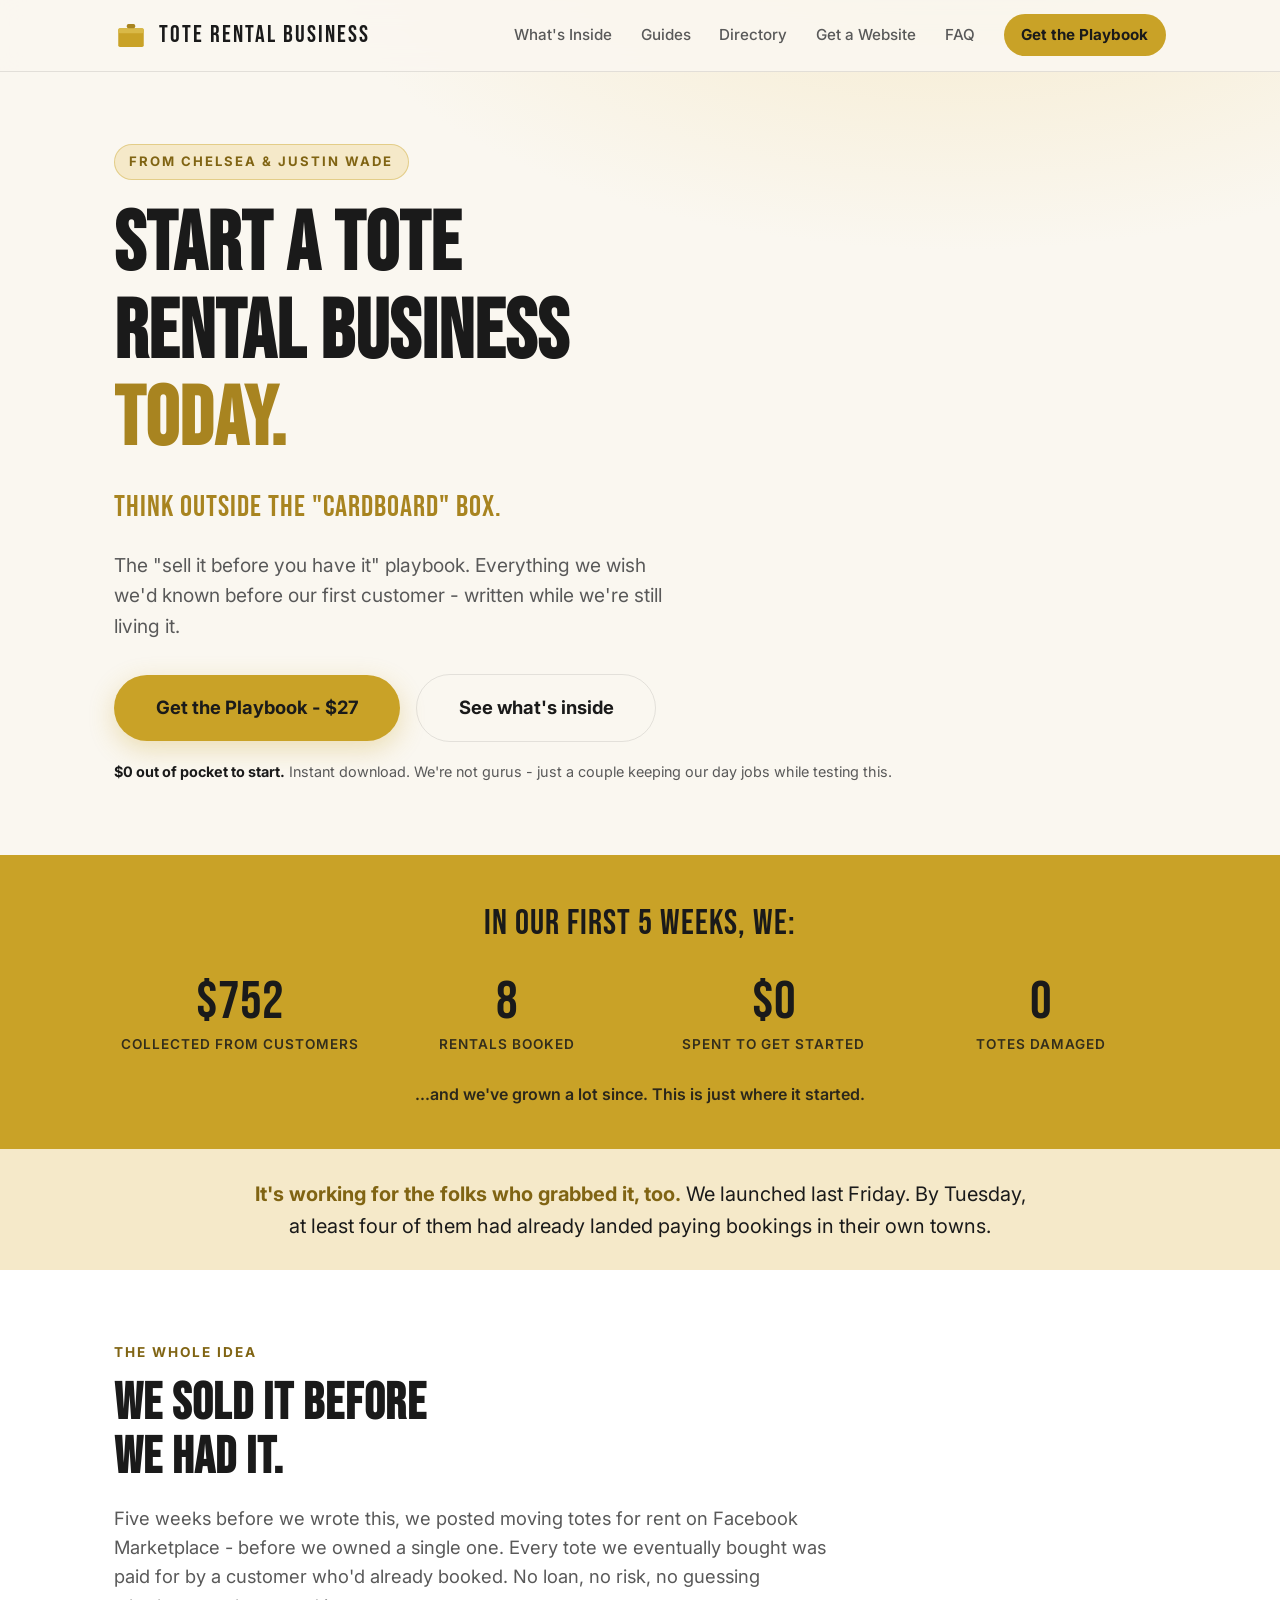
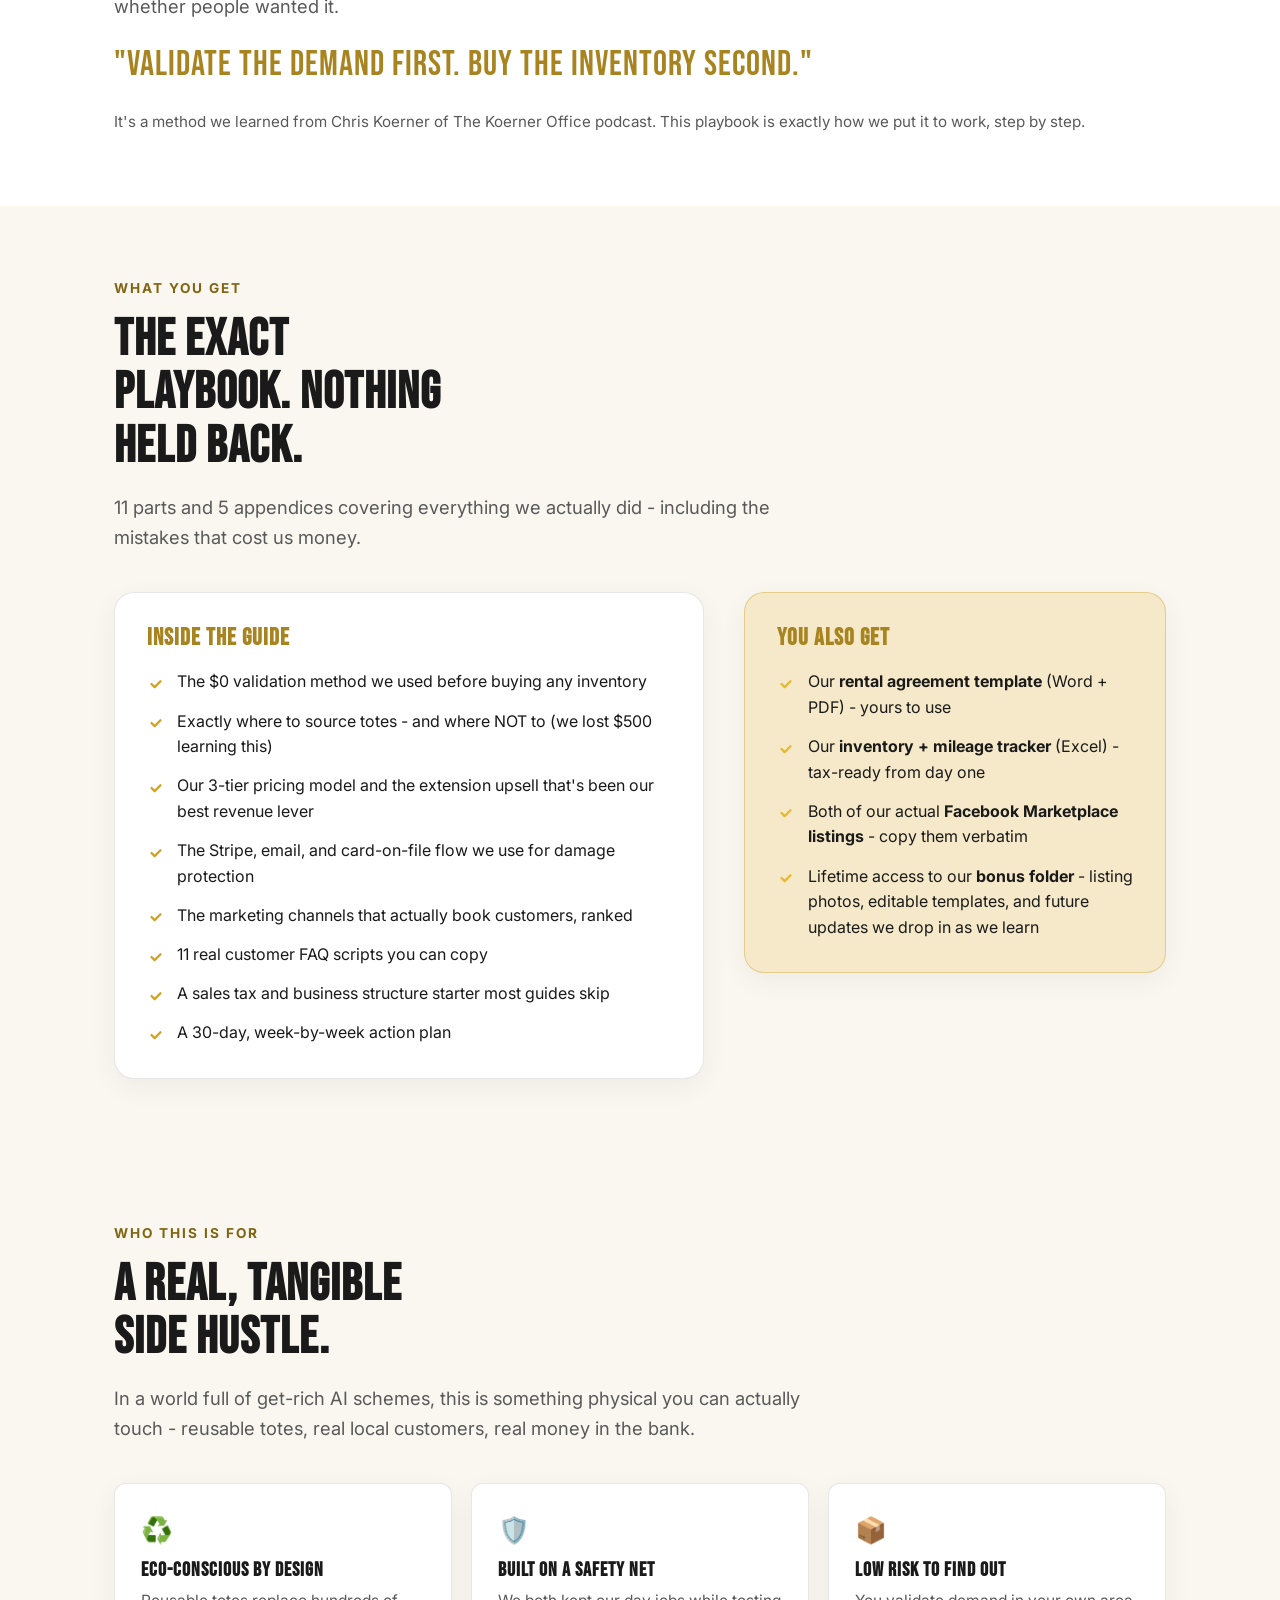
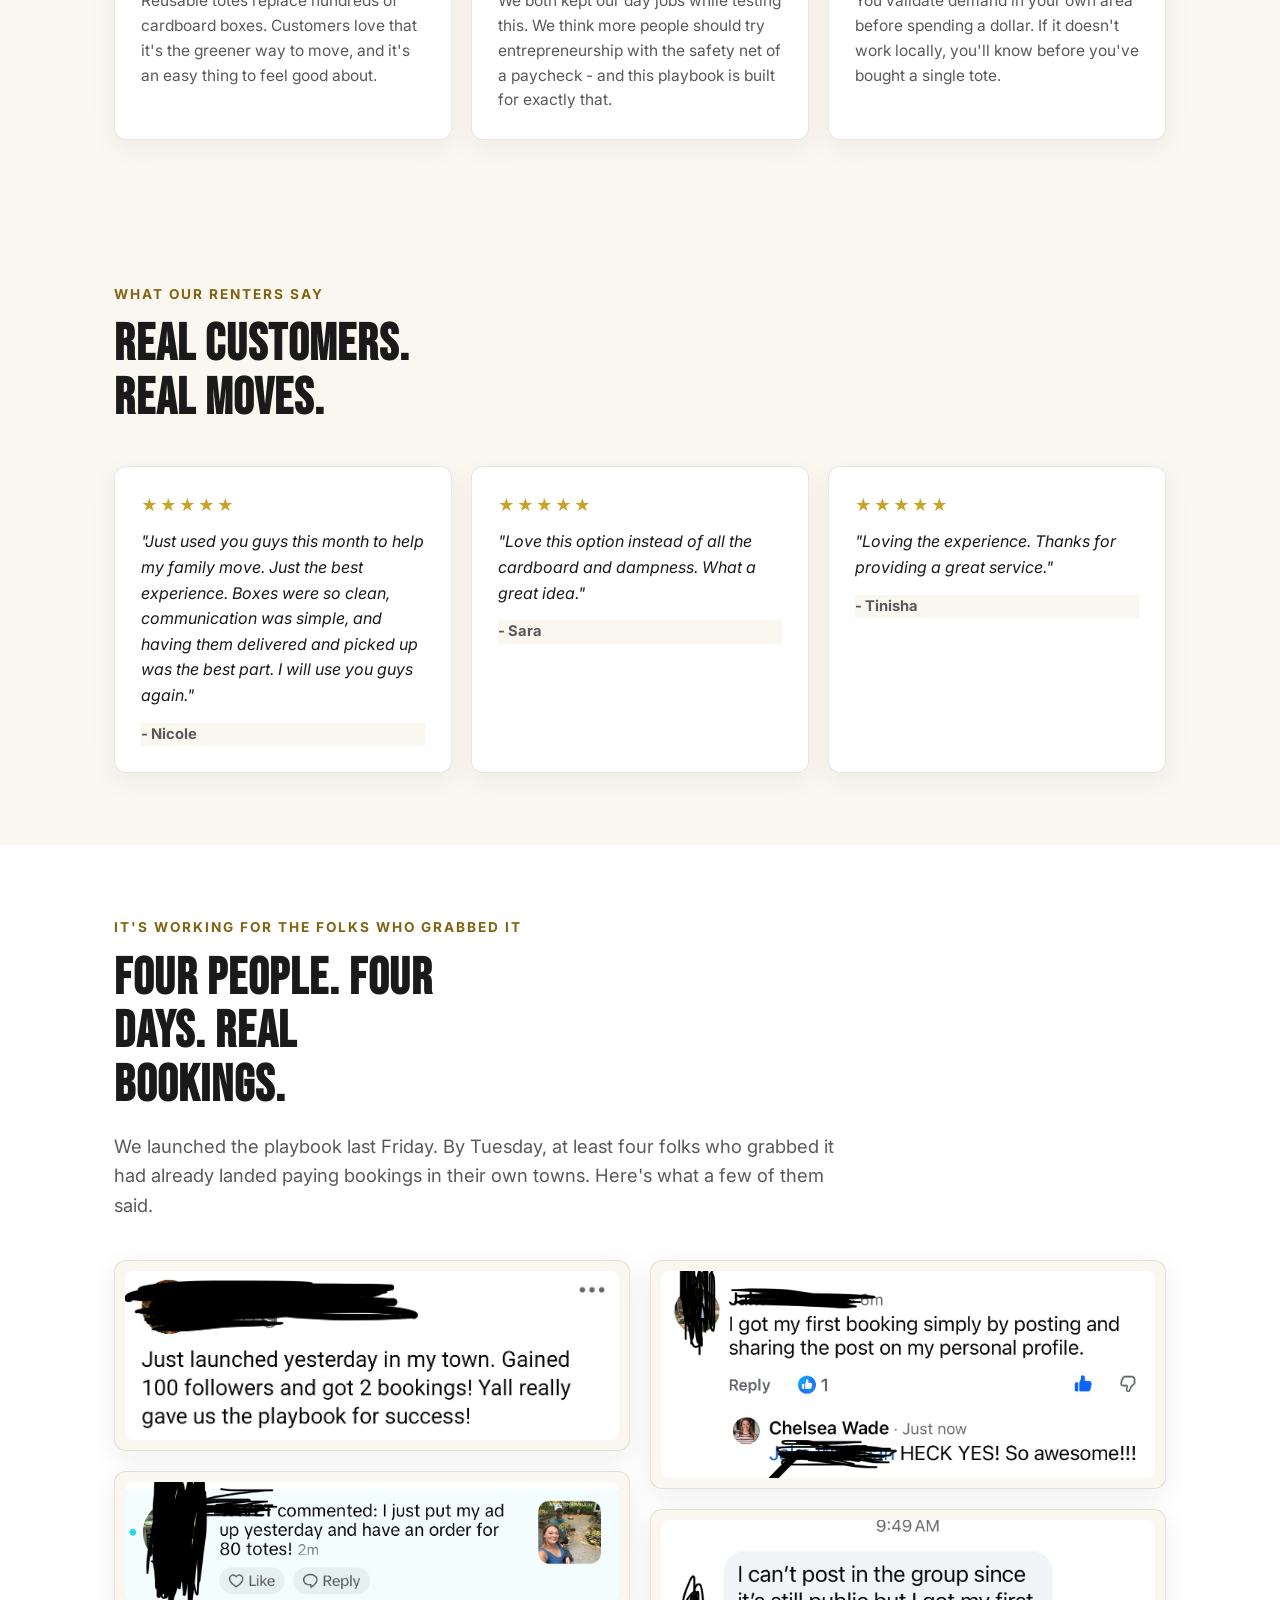
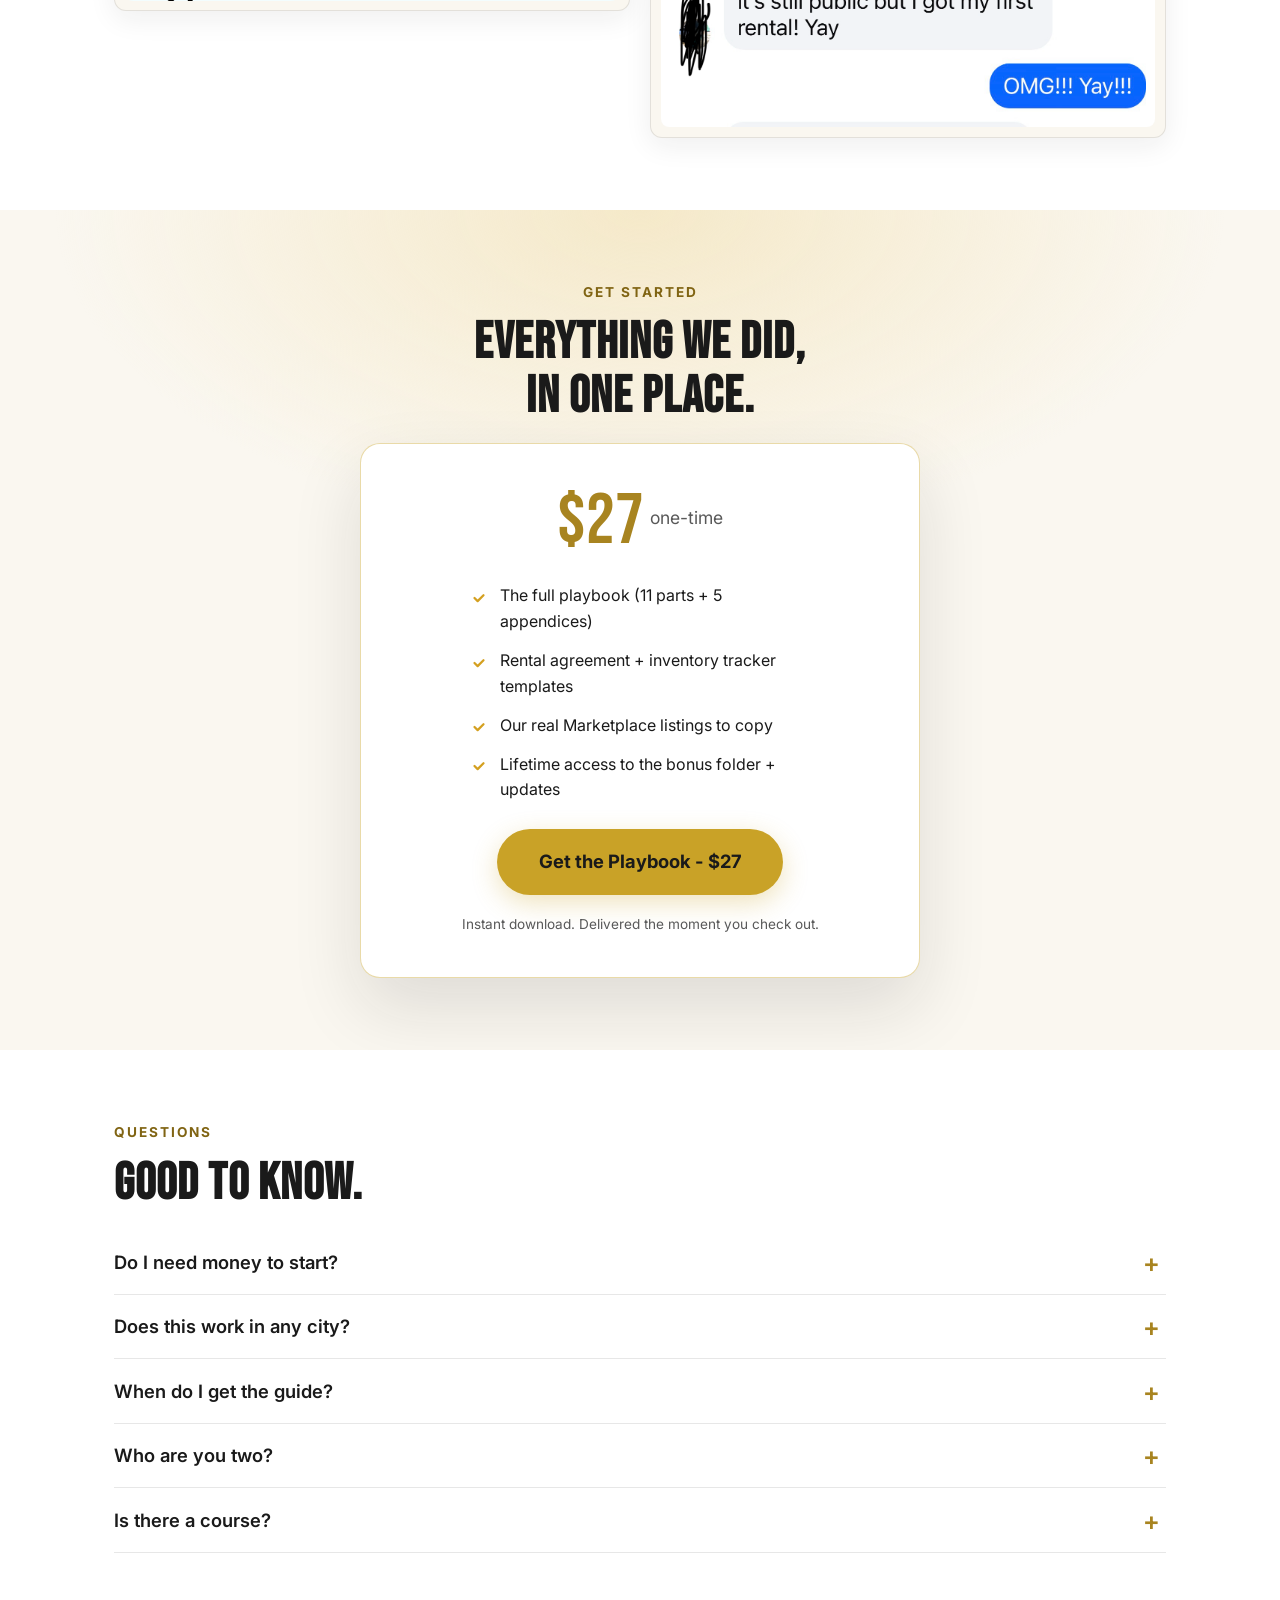
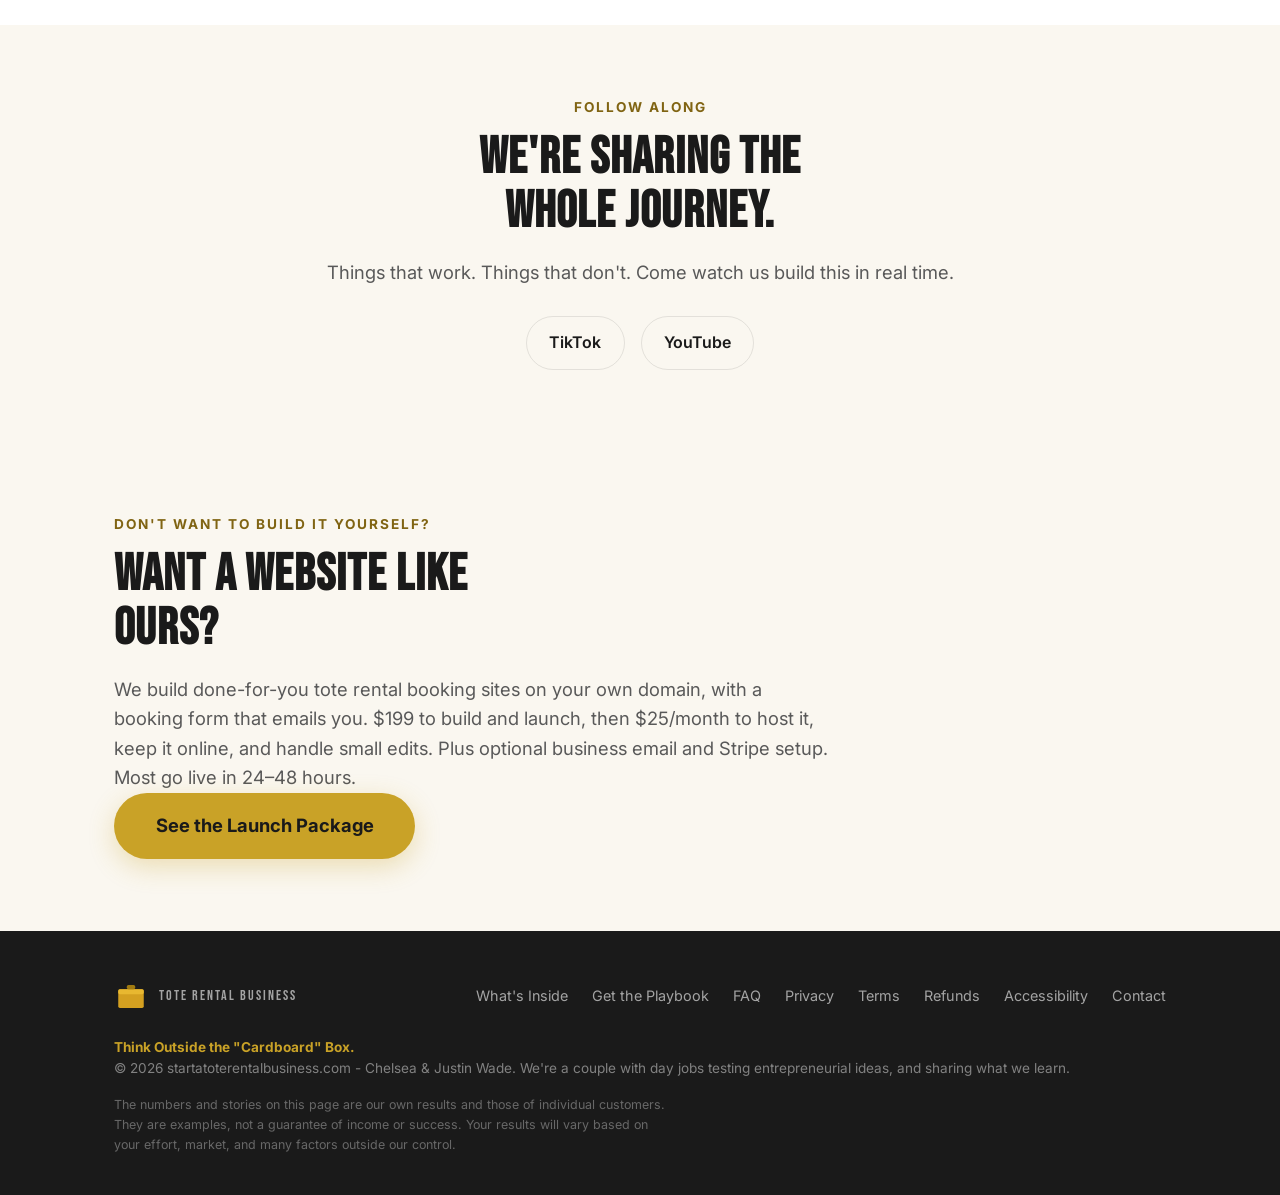
<file: index.html>
<!DOCTYPE html>
<html lang="en">
<head>
<meta charset="UTF-8">
<meta name="viewport" content="width=device-width, initial-scale=1.0">
<title>Start a Tote Rental Business Today | The Sell-It-Before-You-Have-It Playbook</title>
<meta name="description" content="The exact playbook a married couple used to collect $752 in their first 5 weeks renting moving totes - with $0 out of pocket. Real numbers, real contract, real mistakes. Instant download, $27.">
<meta name="keywords" content="start a tote rental business, tote rental side hustle, moving tote rental, how to start tote rental, sell it before you have it, tote rental playbook">
<link rel="canonical" href="https://startatoterentalbusiness.com/">

<!-- Open Graph -->
<meta property="og:type" content="website">
<meta property="og:title" content="Start a Tote Rental Business Today">
<meta property="og:description" content="The exact playbook we used to collect $752 in our first 5 weeks renting moving totes - with $0 out of pocket.">
<meta property="og:url" content="https://startatoterentalbusiness.com/">

<link rel="preconnect" href="https://fonts.googleapis.com">
<link rel="preconnect" href="https://fonts.gstatic.com" crossorigin>
<link href="https://fonts.googleapis.com/css2?family=Bebas+Neue&family=Inter:wght@400;500;600;700&display=swap" rel="stylesheet">

<style>
:root{
  --cream:#FAF7F0;
  --light-gold:#F5E9C9;
  --gold:#C9A227;
  --gold-dark:#A88420;
  --gold-text:#806413;
  --black:#1A1A1A;
  --gray:#595959;
  --white:#FFFFFF;
  --line:rgba(26,26,26,0.10);
  --radius:12px;
  --radius-lg:20px;
}
*{margin:0;padding:0;box-sizing:border-box;}

:focus-visible{outline:3px solid var(--gold);outline-offset:3px;border-radius:4px;}
.skip-link{position:absolute;top:-100px;left:0;background:var(--gold);color:var(--white);padding:1rem 1.5rem;z-index:9999;text-decoration:none;font-weight:700;border-radius:0 0 8px 0;}
.skip-link:focus{top:0;}
html{scroll-behavior:smooth;}

body{font-family:'Inter',sans-serif;color:var(--black);background:var(--cream);line-height:1.6;overflow-x:hidden;}

h1,h2,h3{font-family:'Bebas Neue',sans-serif;line-height:1.05;letter-spacing:1px;text-transform:uppercase;color:var(--black);}

a{color:inherit;}
.wrap{max-width:1100px;margin:0 auto;padding:0 1.5rem;}
.gold{color:var(--gold-dark);}

/* ── NAV ── */
nav{position:fixed;top:0;width:100%;z-index:100;background:rgba(250,247,240,0.9);backdrop-filter:blur(12px);-webkit-backdrop-filter:blur(12px);border-bottom:1px solid var(--line);transition:box-shadow .3s;}
nav.scrolled{box-shadow:0 2px 30px rgba(26,26,26,0.08);}
.nav-inner{max-width:1100px;margin:0 auto;padding:.9rem 1.5rem;display:flex;align-items:center;justify-content:space-between;gap:1rem;}
.logo{font-family:'Bebas Neue',sans-serif;font-size:1.5rem;color:var(--black);text-decoration:none;display:flex;align-items:center;gap:.7rem;letter-spacing:2px;}
.logo-mark{width:34px;height:34px;flex:none;}
.nav-links{display:flex;align-items:center;gap:1.8rem;}
.nav-links a{text-decoration:none;color:var(--gray);font-size:.95rem;font-weight:500;transition:color .2s;}
.nav-links a:hover{color:var(--gold-dark);}
.nav-cta{background:var(--gold);color:var(--black)!important;padding:.55rem 1.1rem;border-radius:999px;font-weight:700!important;}
.nav-cta:hover{background:var(--gold-dark);}
@media(max-width:760px){.nav-links a:not(.nav-cta){display:none;}}

/* ── BUTTONS ── */
.btn{display:inline-flex;align-items:center;gap:.6rem;background:var(--gold);color:var(--black);padding:1rem 2rem;border-radius:999px;font-weight:700;font-size:1.05rem;text-decoration:none;border:none;cursor:pointer;transition:transform .15s,background .2s,box-shadow .2s;box-shadow:0 8px 26px rgba(201,162,39,0.3);}
.btn:hover{background:var(--gold-dark);color:var(--black);transform:translateY(-2px);box-shadow:0 12px 34px rgba(201,162,39,0.4);}
.btn-ghost{background:transparent;color:var(--black);border:1.5px solid var(--line);box-shadow:none;}
.btn-ghost:hover{background:rgba(26,26,26,0.04);border-color:var(--gold);color:var(--gold-dark);}
.btn-big{padding:1.15rem 2.6rem;font-size:1.15rem;}

/* ── HERO ── */
header.hero{padding:9rem 0 4.5rem;background:radial-gradient(1100px 560px at 75% -10%,var(--light-gold),transparent 60%),var(--cream);position:relative;overflow:hidden;}
.eyebrow{display:inline-block;font-weight:700;font-size:.82rem;letter-spacing:2px;text-transform:uppercase;color:var(--gold-text);background:var(--light-gold);border:1px solid rgba(201,162,39,0.4);padding:.4rem .9rem;border-radius:999px;margin-bottom:1.4rem;}
.hero h1{font-size:clamp(2.8rem,7vw,5.2rem);max-width:14ch;margin-bottom:1.2rem;}
.hero h1 .gold{display:block;}
.slogan{font-family:'Bebas Neue',sans-serif;font-size:clamp(1.3rem,3vw,1.9rem);letter-spacing:1px;text-transform:uppercase;color:var(--gold-dark);margin-bottom:1.1rem;}
.hero p.sub{font-size:1.2rem;color:var(--gray);max-width:46ch;margin-bottom:2rem;}
.hero-cta{display:flex;flex-wrap:wrap;gap:1rem;align-items:center;}
.hero-note{font-size:.9rem;color:var(--gray);margin-top:1.1rem;}
.hero-note strong{color:var(--black);}

/* ── STAT BAND ── */
.stats{background:var(--gold);color:var(--black);padding:2.6rem 0;}
.stats-head{font-family:'Bebas Neue',sans-serif;font-size:clamp(1.6rem,3.5vw,2.2rem);letter-spacing:1px;text-transform:uppercase;text-align:center;margin-bottom:1.4rem;color:var(--black);}
.stats-grid{display:grid;grid-template-columns:repeat(4,1fr);gap:1rem;text-align:center;}
.stat .num{font-family:'Bebas Neue',sans-serif;font-size:clamp(2.4rem,5.5vw,3.4rem);line-height:1;}
.stat .lbl{font-size:.85rem;font-weight:600;text-transform:uppercase;letter-spacing:1px;opacity:.85;margin-top:.3rem;}
.stats-foot{text-align:center;font-weight:600;font-size:1rem;margin-top:1.6rem;opacity:.9;}
@media(max-width:640px){.stats-grid{grid-template-columns:repeat(2,1fr);gap:1.6rem 1rem;}}

/* ── BUYER PROOF ── */
.proof{background:var(--light-gold);padding:1.8rem 0;}
.proof p{text-align:center;font-size:clamp(1.05rem,2.2vw,1.25rem);color:var(--black);max-width:60ch;margin:0 auto;}
.proof .gold{font-weight:700;color:var(--gold-text);}

/* ── SECTIONS ── */
section{padding:4.5rem 0;}
.sec-eyebrow{color:var(--gold-text);font-weight:700;letter-spacing:2px;text-transform:uppercase;font-size:.85rem;margin-bottom:.8rem;}
h2.sec-title{font-size:clamp(2rem,5vw,3.2rem);margin-bottom:1.2rem;max-width:18ch;}
.lead{font-size:1.15rem;color:var(--gray);max-width:60ch;}

.method{background:var(--white);}
.method .quote{font-size:clamp(1.5rem,3.5vw,2.2rem);font-family:'Bebas Neue',sans-serif;letter-spacing:1px;color:var(--gold-dark);line-height:1.15;margin:1.5rem 0;}
.method .credit{color:var(--gray);font-size:.95rem;}

/* ── INSIDE GRID ── */
.cols{display:grid;grid-template-columns:1.4fr 1fr;gap:2.5rem;margin-top:2.5rem;align-items:start;}
@media(max-width:820px){.cols{grid-template-columns:1fr;}}
.card{background:var(--white);border:1px solid var(--line);border-radius:var(--radius-lg);padding:2rem;box-shadow:0 8px 28px rgba(26,26,26,0.05);}
.card h3{font-size:1.5rem;color:var(--gold-dark);margin-bottom:1.2rem;letter-spacing:1px;}
.ck{list-style:none;display:flex;flex-direction:column;gap:.85rem;}
.ck li{position:relative;padding-left:1.9rem;color:var(--black);}
.ck li svg{position:absolute;left:0;top:.35em;}
.bonus{background:var(--light-gold);border-color:rgba(201,162,39,0.4);}

/* ── WHO ── */
.who{background:var(--cream);}
.who-grid{display:grid;grid-template-columns:repeat(3,1fr);gap:1.2rem;margin-top:2.5rem;}
@media(max-width:760px){.who-grid{grid-template-columns:1fr;}}
.who-card{background:var(--white);border:1px solid var(--line);border-radius:var(--radius);padding:1.6rem;box-shadow:0 8px 28px rgba(26,26,26,0.05);}
.who-card .ic{font-size:1.6rem;margin-bottom:.6rem;}
.who-card h3{font-size:1.25rem;color:var(--black);margin-bottom:.5rem;}
.who-card p{color:var(--gray);font-size:.97rem;}

/* ── TESTIMONIALS ── */
.tlist{display:grid;grid-template-columns:repeat(3,1fr);gap:1.2rem;margin-top:2.5rem;}
@media(max-width:760px){.tlist{grid-template-columns:1fr;}}
.tcard{background:var(--white);border:1px solid var(--line);border-radius:var(--radius);padding:1.6rem;box-shadow:0 8px 28px rgba(26,26,26,0.05);}
.tcard .stars{color:var(--gold);letter-spacing:2px;margin-bottom:.7rem;}
.tcard p{color:var(--black);font-style:italic;margin-bottom:.9rem;}
.tcard .who{font-weight:700;font-size:.92rem;color:var(--gray);font-style:normal;}

/* ── READER WINS ── */
.wins{background:var(--white);}
.shots{columns:2;column-gap:1.3rem;margin-top:2.5rem;}
@media(max-width:680px){.shots{columns:1;}}
.shot{break-inside:avoid;margin:0 0 1.3rem;background:var(--cream);border:1px solid var(--line);border-radius:var(--radius);padding:.6rem;box-shadow:0 8px 28px rgba(26,26,26,0.07);}
.shot img{display:block;width:100%;height:auto;border-radius:8px;}

/* ── OFFER ── */
.offer{background:radial-gradient(900px 500px at 50% 0%,var(--light-gold),transparent 65%),var(--cream);text-align:center;}
.offer-card{max-width:560px;margin:0 auto;background:var(--white);border:1px solid rgba(201,162,39,0.4);border-radius:var(--radius-lg);padding:2.6rem 2rem;box-shadow:0 30px 70px rgba(26,26,26,0.12);}
.offer-card .price{font-family:'Bebas Neue',sans-serif;font-size:4.5rem;color:var(--gold-dark);line-height:1;}
.offer-card .price small{font-size:1.1rem;color:var(--gray);font-family:'Inter',sans-serif;vertical-align:middle;margin-left:.4rem;}
.offer-card .ck{margin:1.6rem auto;text-align:left;max-width:340px;}
.offer-card .fine{font-size:.85rem;color:var(--gray);margin-top:1.2rem;}

/* ── FAQ ── */
.faq{background:var(--white);}
.faq-item{border-bottom:1px solid var(--line);}
.faq-q{width:100%;text-align:left;background:none;border:none;color:var(--black);font-family:'Inter',sans-serif;font-size:1.15rem;font-weight:600;padding:1.3rem 2.5rem 1.3rem 0;cursor:pointer;position:relative;}
.faq-q::after{content:"+";position:absolute;right:.4rem;top:50%;transform:translateY(-50%);color:var(--gold-dark);font-size:1.6rem;transition:transform .2s;}
.faq-item.open .faq-q::after{transform:translateY(-50%) rotate(45deg);}
.faq-a{max-height:0;overflow:hidden;transition:max-height .3s ease;color:var(--gray);}
.faq-a p{padding:0 0 1.3rem;max-width:65ch;}

/* ── FOLLOW ── */
.follow{background:var(--cream);text-align:center;}
.soc{display:flex;justify-content:center;gap:1rem;flex-wrap:wrap;margin-top:1.8rem;}
.soc a{display:inline-flex;align-items:center;gap:.5rem;padding:.8rem 1.4rem;border-radius:999px;border:1.5px solid var(--line);text-decoration:none;color:var(--black);font-weight:600;transition:all .2s;}
.soc a:hover{border-color:var(--gold);color:var(--gold-dark);}
.soon{font-size:.72rem;background:var(--light-gold);color:var(--gold-dark);padding:.15rem .5rem;border-radius:999px;letter-spacing:1px;text-transform:uppercase;}

/* ── FOOTER ── */
footer{background:var(--black);padding:3rem 0 2.5rem;}
.foot-inner{display:flex;flex-wrap:wrap;justify-content:space-between;gap:1.5rem;align-items:center;}
footer .logo{color:var(--gold);}
.foot-inner a{color:rgba(255,255,255,0.6);text-decoration:none;font-size:.9rem;}
.foot-inner a:hover{color:var(--gold);}
.foot-links{display:flex;gap:1.5rem;flex-wrap:wrap;}
.copy{color:rgba(255,255,255,0.45);font-size:.85rem;margin-top:1.5rem;}
</style>
</head>
<body>
<a class="skip-link" href="#main">Skip to content</a>

<!-- ══ NAV ══ -->
<nav id="nav">
  <div class="nav-inner">
    <a class="logo" href="#top" aria-label="Start a Tote Rental Business home">
      <svg class="logo-mark" viewBox="0 0 40 40" fill="none" aria-hidden="true">
        <rect x="5" y="12" width="30" height="22" rx="2" fill="#C9A227"/>
        <rect x="5" y="12" width="30" height="6" rx="2" fill="#D9B948"/>
        <rect x="15" y="7" width="10" height="5" rx="2" fill="#A88420"/>
      </svg>
      <span>TOTE RENTAL BUSINESS</span>
    </a>
    <div class="nav-links">
      <a href="#inside">What's Inside</a>
      <a href="blog/">Guides</a>
      <a href="directory/">Directory</a>
      <a href="launch-package.html">Get a Website</a>
      <a href="#faq">FAQ</a>
      <a class="nav-cta" href="https://shop.beacons.ai/chelseawade/f96a8bba-b030-4c06-aee5-458b4a5b686e">Get the Playbook</a>
    </div>
  </div>
</nav>

<main id="main">
<span id="top"></span>

<!-- ══ HERO ══ -->
<header class="hero">
  <div class="wrap">
    <span class="eyebrow">From Chelsea &amp; Justin Wade</span>
    <h1>Start a Tote Rental Business <span class="gold">Today.</span></h1>
    <p class="slogan">Think Outside the "Cardboard" Box.</p>
    <p class="sub">The "sell it before you have it" playbook. Everything we wish we'd known before our first customer - written while we're still living it.</p>
    <div class="hero-cta">
      <a class="btn btn-big" href="https://shop.beacons.ai/chelseawade/f96a8bba-b030-4c06-aee5-458b4a5b686e">Get the Playbook - $27</a>
      <a class="btn btn-ghost btn-big" href="#inside">See what's inside</a>
    </div>
    <p class="hero-note"><strong>$0 out of pocket to start.</strong> Instant download. We're not gurus - just a couple keeping our day jobs while testing this.</p>
  </div>
</header>

<!-- ══ STAT BAND ══ -->
<div class="stats">
  <div class="wrap">
    <p class="stats-head">In our first 5 weeks, we:</p>
    <div class="stats-grid">
      <div class="stat"><div class="num">$752</div><div class="lbl">collected from customers</div></div>
      <div class="stat"><div class="num">8</div><div class="lbl">rentals booked</div></div>
      <div class="stat"><div class="num">$0</div><div class="lbl">spent to get started</div></div>
      <div class="stat"><div class="num">0</div><div class="lbl">totes damaged</div></div>
    </div>
    <p class="stats-foot">...and we've grown a lot since. This is just where it started.</p>
  </div>
</div>

<!-- ══ BUYER PROOF ══ -->
<div class="proof">
  <div class="wrap">
    <p><span class="gold">It's working for the folks who grabbed it, too.</span> We launched last Friday. By Tuesday, at least four of them had already landed paying bookings in their own towns.</p>
  </div>
</div>

<!-- ══ METHOD ══ -->
<section class="method" id="method">
  <div class="wrap">
    <p class="sec-eyebrow">The whole idea</p>
    <h2 class="sec-title">We sold it before we had it.</h2>
    <p class="lead">Five weeks before we wrote this, we posted moving totes for rent on Facebook Marketplace - before we owned a single one. Every tote we eventually bought was paid for by a customer who'd already booked. No loan, no risk, no guessing whether people wanted it.</p>
    <p class="quote">"Validate the demand first. Buy the inventory second."</p>
    <p class="credit">It's a method we learned from Chris Koerner of The Koerner Office podcast. This playbook is exactly how we put it to work, step by step.</p>
  </div>
</section>

<!-- ══ WHAT'S INSIDE ══ -->
<section id="inside">
  <div class="wrap">
    <p class="sec-eyebrow">What you get</p>
    <h2 class="sec-title">The exact playbook. Nothing held back.</h2>
    <p class="lead">11 parts and 5 appendices covering everything we actually did - including the mistakes that cost us money.</p>
    <div class="cols">
      <div class="card">
        <h3>Inside the guide</h3>
        <ul class="ck">
          <li><svg width="18" height="18" viewBox="0 0 20 20" fill="none"><path d="M5 10l3.5 3.5L15 7" stroke="#D4A020" stroke-width="2.5" stroke-linecap="round" stroke-linejoin="round"/></svg>The $0 validation method we used before buying any inventory</li>
          <li><svg width="18" height="18" viewBox="0 0 20 20" fill="none"><path d="M5 10l3.5 3.5L15 7" stroke="#D4A020" stroke-width="2.5" stroke-linecap="round" stroke-linejoin="round"/></svg>Exactly where to source totes - and where NOT to (we lost $500 learning this)</li>
          <li><svg width="18" height="18" viewBox="0 0 20 20" fill="none"><path d="M5 10l3.5 3.5L15 7" stroke="#D4A020" stroke-width="2.5" stroke-linecap="round" stroke-linejoin="round"/></svg>Our 3-tier pricing model and the extension upsell that's been our best revenue lever</li>
          <li><svg width="18" height="18" viewBox="0 0 20 20" fill="none"><path d="M5 10l3.5 3.5L15 7" stroke="#D4A020" stroke-width="2.5" stroke-linecap="round" stroke-linejoin="round"/></svg>The Stripe, email, and card-on-file flow we use for damage protection</li>
          <li><svg width="18" height="18" viewBox="0 0 20 20" fill="none"><path d="M5 10l3.5 3.5L15 7" stroke="#D4A020" stroke-width="2.5" stroke-linecap="round" stroke-linejoin="round"/></svg>The marketing channels that actually book customers, ranked</li>
          <li><svg width="18" height="18" viewBox="0 0 20 20" fill="none"><path d="M5 10l3.5 3.5L15 7" stroke="#D4A020" stroke-width="2.5" stroke-linecap="round" stroke-linejoin="round"/></svg>11 real customer FAQ scripts you can copy</li>
          <li><svg width="18" height="18" viewBox="0 0 20 20" fill="none"><path d="M5 10l3.5 3.5L15 7" stroke="#D4A020" stroke-width="2.5" stroke-linecap="round" stroke-linejoin="round"/></svg>A sales tax and business structure starter most guides skip</li>
          <li><svg width="18" height="18" viewBox="0 0 20 20" fill="none"><path d="M5 10l3.5 3.5L15 7" stroke="#D4A020" stroke-width="2.5" stroke-linecap="round" stroke-linejoin="round"/></svg>A 30-day, week-by-week action plan</li>
        </ul>
      </div>
      <div class="card bonus">
        <h3>You also get</h3>
        <ul class="ck">
          <li><svg width="18" height="18" viewBox="0 0 20 20" fill="none"><path d="M5 10l3.5 3.5L15 7" stroke="#E8B830" stroke-width="2.5" stroke-linecap="round" stroke-linejoin="round"/></svg>Our <strong>rental agreement template</strong> (Word + PDF) - yours to use</li>
          <li><svg width="18" height="18" viewBox="0 0 20 20" fill="none"><path d="M5 10l3.5 3.5L15 7" stroke="#E8B830" stroke-width="2.5" stroke-linecap="round" stroke-linejoin="round"/></svg>Our <strong>inventory + mileage tracker</strong> (Excel) - tax-ready from day one</li>
          <li><svg width="18" height="18" viewBox="0 0 20 20" fill="none"><path d="M5 10l3.5 3.5L15 7" stroke="#E8B830" stroke-width="2.5" stroke-linecap="round" stroke-linejoin="round"/></svg>Both of our actual <strong>Facebook Marketplace listings</strong> - copy them verbatim</li>
          <li><svg width="18" height="18" viewBox="0 0 20 20" fill="none"><path d="M5 10l3.5 3.5L15 7" stroke="#E8B830" stroke-width="2.5" stroke-linecap="round" stroke-linejoin="round"/></svg>Lifetime access to our <strong>bonus folder</strong> - listing photos, editable templates, and future updates we drop in as we learn</li>
        </ul>
      </div>
    </div>
  </div>
</section>

<!-- ══ WHO ══ -->
<section class="who">
  <div class="wrap">
    <p class="sec-eyebrow">Who this is for</p>
    <h2 class="sec-title">A real, tangible side hustle.</h2>
    <p class="lead">In a world full of get-rich AI schemes, this is something physical you can actually touch - reusable totes, real local customers, real money in the bank.</p>
    <div class="who-grid">
      <div class="who-card">
        <div class="ic">♻️</div>
        <h3>Eco-conscious by design</h3>
        <p>Reusable totes replace hundreds of cardboard boxes. Customers love that it's the greener way to move, and it's an easy thing to feel good about.</p>
      </div>
      <div class="who-card">
        <div class="ic">🛡️</div>
        <h3>Built on a safety net</h3>
        <p>We both kept our day jobs while testing this. We think more people should try entrepreneurship with the safety net of a paycheck - and this playbook is built for exactly that.</p>
      </div>
      <div class="who-card">
        <div class="ic">📦</div>
        <h3>Low risk to find out</h3>
        <p>You validate demand in your own area before spending a dollar. If it doesn't work locally, you'll know before you've bought a single tote.</p>
      </div>
    </div>
  </div>
</section>

<!-- ══ REVIEWS ══ -->
<section id="reviews">
  <div class="wrap">
    <p class="sec-eyebrow">What our renters say</p>
    <h2 class="sec-title">Real customers. Real moves.</h2>
    <div class="tlist">
      <div class="tcard">
        <div class="stars">★★★★★</div>
        <p>"Just used you guys this month to help my family move. Just the best experience. Boxes were so clean, communication was simple, and having them delivered and picked up was the best part. I will use you guys again."</p>
        <div class="who">- Nicole</div>
      </div>
      <div class="tcard">
        <div class="stars">★★★★★</div>
        <p>"Love this option instead of all the cardboard and dampness. What a great idea."</p>
        <div class="who">- Sara</div>
      </div>
      <div class="tcard">
        <div class="stars">★★★★★</div>
        <p>"Loving the experience. Thanks for providing a great service."</p>
        <div class="who">- Tinisha</div>
      </div>
    </div>
  </div>
</section>

<!-- ══ READER WINS ══ -->
<section class="wins" id="wins">
  <div class="wrap">
    <p class="sec-eyebrow">It's working for the folks who grabbed it</p>
    <h2 class="sec-title">Four people. Four days. Real bookings.</h2>
    <p class="lead">We launched the playbook last Friday. By Tuesday, at least four folks who grabbed it had already landed paying bookings in their own towns. Here's what a few of them said.</p>
    <div class="shots">
      <figure class="shot"><img src="images/win-1.png" alt="Playbook owner gained 100 followers and got 2 bookings after launching" loading="lazy" onerror="this.closest('.shot').remove()"></figure>
      <figure class="shot"><img src="images/win-2.png" alt="Playbook owner got an order for 80 totes the day after posting their ad" loading="lazy" onerror="this.closest('.shot').remove()"></figure>
      <figure class="shot"><img src="images/win-3.png" alt="Playbook owner landed their first booking by sharing the post on their profile" loading="lazy" onerror="this.closest('.shot').remove()"></figure>
      <figure class="shot"><img src="images/win-4.png" alt="Playbook owner got their first rental" loading="lazy" onerror="this.closest('.shot').remove()"></figure>
    </div>
  </div>
</section>

<!-- ══ OFFER ══ -->
<section class="offer" id="offer">
  <div class="wrap">
    <p class="sec-eyebrow">Get started</p>
    <h2 class="sec-title" style="margin-left:auto;margin-right:auto;">Everything we did, in one place.</h2>
    <div class="offer-card">
      <div class="price">$27<small>one-time</small></div>
      <ul class="ck">
        <li><svg width="18" height="18" viewBox="0 0 20 20" fill="none"><path d="M5 10l3.5 3.5L15 7" stroke="#D4A020" stroke-width="2.5" stroke-linecap="round" stroke-linejoin="round"/></svg>The full playbook (11 parts + 5 appendices)</li>
        <li><svg width="18" height="18" viewBox="0 0 20 20" fill="none"><path d="M5 10l3.5 3.5L15 7" stroke="#D4A020" stroke-width="2.5" stroke-linecap="round" stroke-linejoin="round"/></svg>Rental agreement + inventory tracker templates</li>
        <li><svg width="18" height="18" viewBox="0 0 20 20" fill="none"><path d="M5 10l3.5 3.5L15 7" stroke="#D4A020" stroke-width="2.5" stroke-linecap="round" stroke-linejoin="round"/></svg>Our real Marketplace listings to copy</li>
        <li><svg width="18" height="18" viewBox="0 0 20 20" fill="none"><path d="M5 10l3.5 3.5L15 7" stroke="#D4A020" stroke-width="2.5" stroke-linecap="round" stroke-linejoin="round"/></svg>Lifetime access to the bonus folder + updates</li>
      </ul>
      <a class="btn btn-big" href="https://shop.beacons.ai/chelseawade/f96a8bba-b030-4c06-aee5-458b4a5b686e">Get the Playbook - $27</a>
      <p class="fine">Instant download. Delivered the moment you check out.</p>
    </div>
  </div>
</section>

<!-- ══ FAQ ══ -->
<section class="faq" id="faq">
  <div class="wrap">
    <p class="sec-eyebrow">Questions</p>
    <h2 class="sec-title">Good to know.</h2>
    <div class="faq-item">
      <button class="faq-q">Do I need money to start?</button>
      <div class="faq-a"><p>No. We started with $0 and only bought totes after we had paid orders. The whole method is built around validating demand before you spend a dollar.</p></div>
    </div>
    <div class="faq-item">
      <button class="faq-q">Does this work in any city?</button>
      <div class="faq-a"><p>We've only proven it in our own county in Georgia. The playbook is built around demand validation, so you'll know whether it works in your area before spending anything.</p></div>
    </div>
    <div class="faq-item">
      <button class="faq-q">When do I get the guide?</button>
      <div class="faq-a"><p>Instantly. It's delivered the moment you check out, along with the templates and the link to our bonus folder.</p></div>
    </div>
    <div class="faq-item">
      <button class="faq-q">Who are you two?</button>
      <div class="faq-a"><p>We're Chelsea and Justin Wade, a married couple in Sharpsburg, Georgia. Chelsea is a marketing analyst; Justin is the entrepreneur of the pair. We tried this because a podcast made it sound real - and it turned out to be.</p></div>
    </div>
    <div class="faq-item">
      <button class="faq-q">Is there a course?</button>
      <div class="faq-a"><p>Maybe down the road, once we have more milestones behind us. Grab the playbook and we'll let you know if and when there's a next step worth taking.</p></div>
    </div>
  </div>
</section>

<!-- ══ FOLLOW ══ -->
<section class="follow" id="follow">
  <div class="wrap">
    <p class="sec-eyebrow">Follow along</p>
    <h2 class="sec-title" style="margin-left:auto;margin-right:auto;">We're sharing the whole journey.</h2>
    <p class="lead" style="margin:0 auto;">Things that work. Things that don't. Come watch us build this in real time.</p>
    <div class="soc">
      <a href="https://www.tiktok.com/@chelseacknox" target="_blank" rel="noopener">TikTok</a>
      <a href="https://www.youtube.com/@JustinSWade" target="_blank" rel="noopener">YouTube</a>
    </div>
  </div>
</section>

<!-- ══ DONE-FOR-YOU WEBSITE SERVICE ══ -->
<section id="website-service">
  <div class="wrap">
    <p class="sec-eyebrow">Don't want to build it yourself?</p>
    <h2 class="sec-title">Want a website like ours?</h2>
    <p class="lead">We build done-for-you tote rental booking sites on your own domain, with a booking form that emails you. $199 to build and launch, then $25/month to host it, keep it online, and handle small edits. Plus optional business email and Stripe setup. Most go live in 24–48 hours.</p>
    <a class="btn btn-big" href="launch-package.html">See the Launch Package</a>
  </div>
</section>

</main>

<!-- ══ FOOTER ══ -->
<footer>
  <div class="wrap">
    <div class="foot-inner">
      <a class="logo" href="#top">
        <svg class="logo-mark" viewBox="0 0 40 40" fill="none" aria-hidden="true">
          <rect x="5" y="12" width="30" height="22" rx="2" fill="#D4A020"/>
          <rect x="5" y="12" width="30" height="6" rx="2" fill="#E8B830"/>
          <rect x="15" y="7" width="10" height="5" rx="2" fill="#A07A10"/>
        </svg>
        <span>TOTE RENTAL BUSINESS</span>
      </a>
      <div class="foot-links">
        <a href="#inside">What's Inside</a>
        <a href="#offer">Get the Playbook</a>
        <a href="#faq">FAQ</a>
        <a href="privacy.html">Privacy</a>
        <a href="terms.html">Terms</a>
        <a href="refund.html">Refunds</a>
        <a href="accessibility.html">Accessibility</a>
        <a href="mailto:justin@cowetatoterentals.com">Contact</a>
      </div>
    </div>
    <p class="copy"><strong style="color:var(--gold);">Think Outside the "Cardboard" Box.</strong><br>&copy; <span id="year">2026</span> startatoterentalbusiness.com - Chelsea &amp; Justin Wade. We're a couple with day jobs testing entrepreneurial ideas, and sharing what we learn.</p>
    <p class="copy" style="margin-top:.9rem;font-size:.78rem;opacity:.75;max-width:70ch;">The numbers and stories on this page are our own results and those of individual customers. They are examples, not a guarantee of income or success. Your results will vary based on your effort, market, and many factors outside our control.</p>
  </div>
</footer>

<script>
// Nav shadow on scroll
var nav=document.getElementById('nav');
window.addEventListener('scroll',function(){nav.classList.toggle('scrolled',window.scrollY>20);});

// FAQ accordion
document.querySelectorAll('.faq-q').forEach(function(q){
  q.addEventListener('click',function(){
    var item=q.parentElement;
    var a=item.querySelector('.faq-a');
    var open=item.classList.contains('open');
    document.querySelectorAll('.faq-item.open').forEach(function(i){
      i.classList.remove('open');
      i.querySelector('.faq-a').style.maxHeight=null;
    });
    if(!open){item.classList.add('open');a.style.maxHeight=a.scrollHeight+'px';}
  });
});

// Current year
document.getElementById('year').textContent=new Date().getFullYear();
</script>
</body>
</html>
</file>
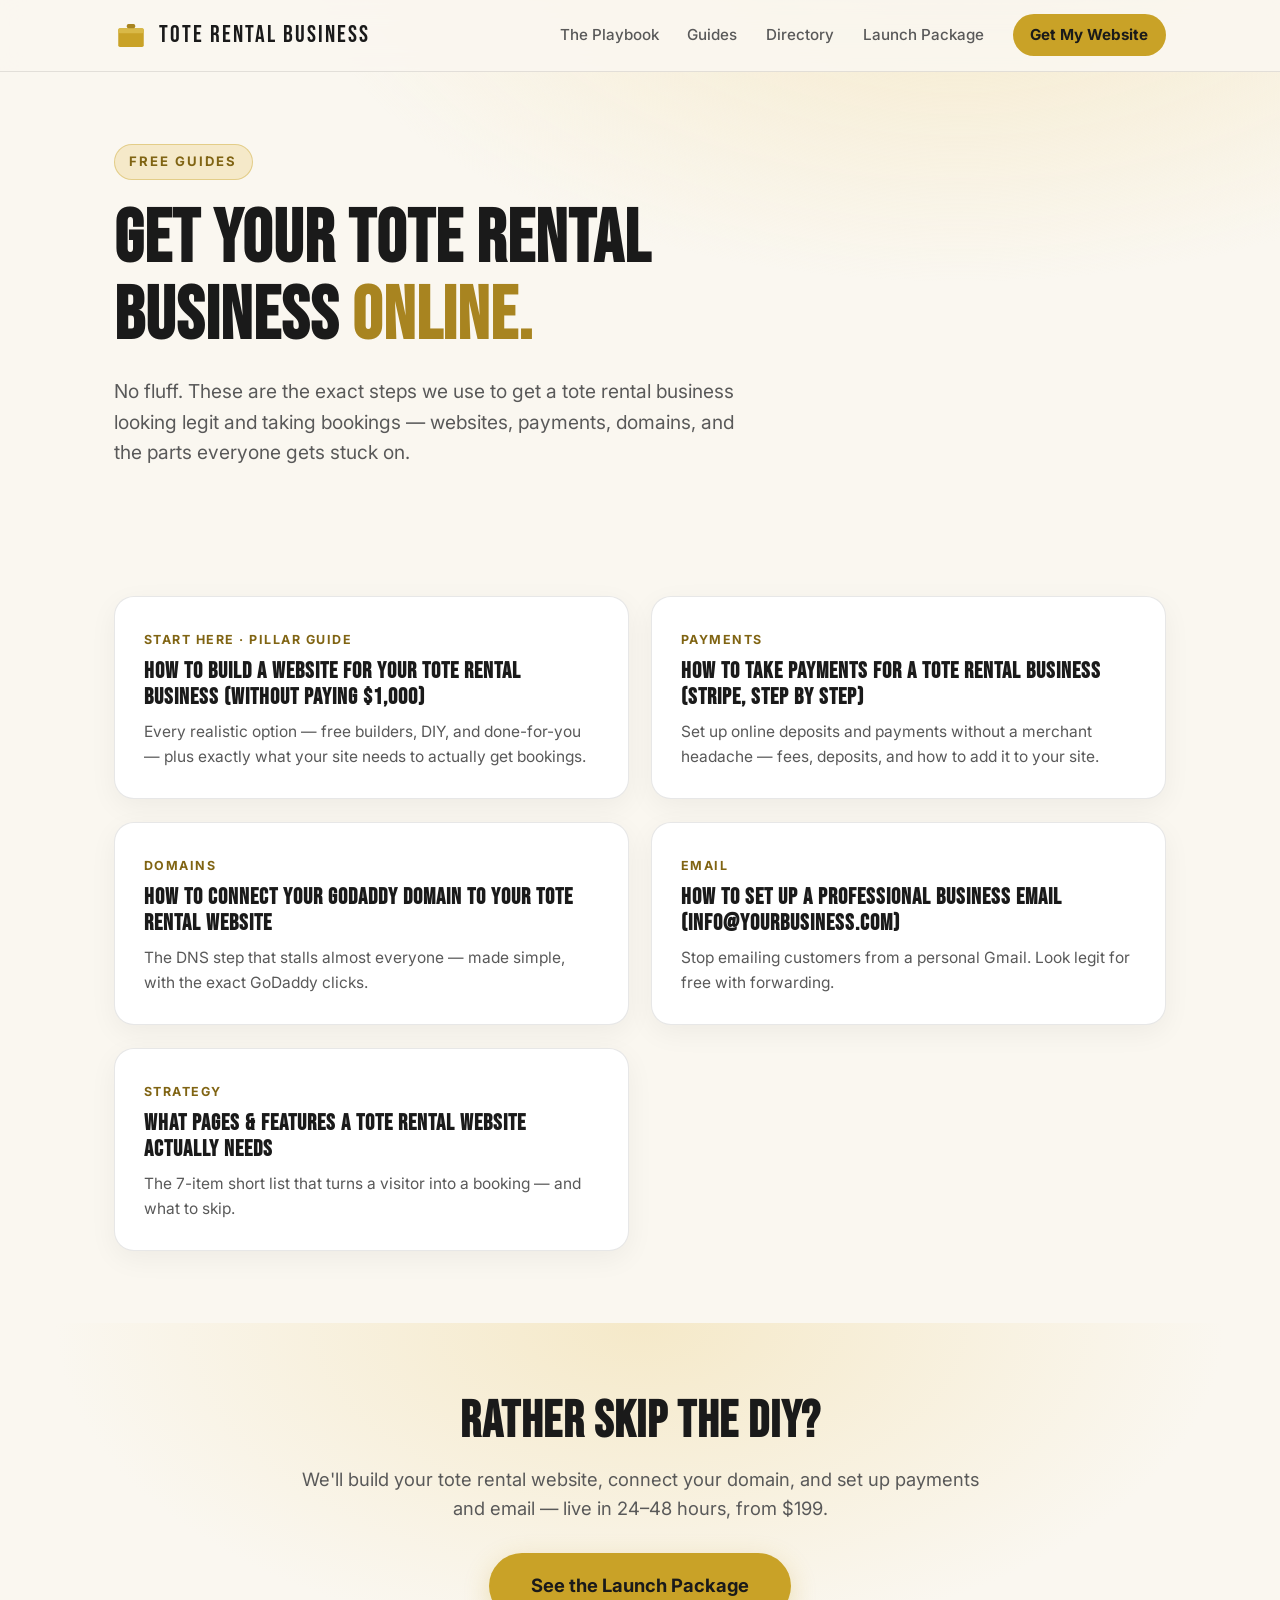
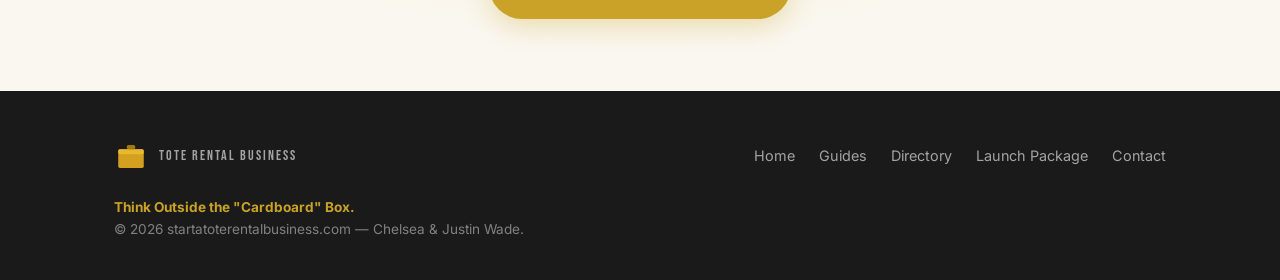
<file: blog/index.html>
<!DOCTYPE html>
<html lang="en">
<head>
<meta charset="UTF-8">
<meta name="viewport" content="width=device-width, initial-scale=1.0">
<title>Tote Rental Business Guides — Websites, Payments &amp; Launch Help</title>
<meta name="description" content="Free, practical guides on building a tote rental website, taking payments, connecting your domain, and looking legit — from a couple who runs a real tote rental business.">
<link rel="canonical" href="https://startatoterentalbusiness.com/blog/">
<link rel="preconnect" href="https://fonts.googleapis.com">
<link rel="preconnect" href="https://fonts.gstatic.com" crossorigin>
<link href="https://fonts.googleapis.com/css2?family=Bebas+Neue&family=Inter:wght@400;500;600;700&display=swap" rel="stylesheet">
<link rel="stylesheet" href="../assets/site.css">
</head>
<body id="top">
<a class="skip-link" href="#main">Skip to content</a>

<nav id="nav">
  <div class="nav-inner">
    <a class="logo" href="/" aria-label="Start a Tote Rental Business home">
      <svg class="logo-mark" viewBox="0 0 40 40" fill="none" aria-hidden="true">
        <rect x="5" y="12" width="30" height="22" rx="2" fill="#C9A227"/>
        <rect x="5" y="12" width="30" height="6" rx="2" fill="#D9B948"/>
        <rect x="15" y="7" width="10" height="5" rx="2" fill="#A88420"/>
      </svg>
      <span>TOTE RENTAL BUSINESS</span>
    </a>
    <div class="nav-links">
      <a href="/#inside">The Playbook</a>
      <a href="/blog/">Guides</a>
      <a href="/directory/">Directory</a>
      <a href="/launch-package.html">Launch Package</a>
      <a class="nav-cta" href="/launch-package.html#get-started">Get My Website</a>
    </div>
  </div>
</nav>

<main id="main">
<header class="hero" style="padding-bottom:2.5rem;">
  <div class="wrap">
    <span class="eyebrow">Free guides</span>
    <h1>Get Your Tote Rental Business <span class="gold">Online.</span></h1>
    <p class="sub">No fluff. These are the exact steps we use to get a tote rental business looking legit and taking bookings — websites, payments, domains, and the parts everyone gets stuck on.</p>
  </div>
</header>

<section style="padding-top:1rem;">
  <div class="wrap">
    <div class="blog-grid">

      <a class="post-card" href="/blog/how-to-build-a-tote-rental-website.html">
        <span class="kicker">Start here · Pillar guide</span>
        <h3>How to Build a Website for Your Tote Rental Business (Without Paying $1,000)</h3>
        <p>Every realistic option — free builders, DIY, and done-for-you — plus exactly what your site needs to actually get bookings.</p>
      </a>

      <a class="post-card" href="/blog/take-payments-stripe-tote-rental.html">
        <span class="kicker">Payments</span>
        <h3>How to Take Payments for a Tote Rental Business (Stripe, Step by Step)</h3>
        <p>Set up online deposits and payments without a merchant headache — fees, deposits, and how to add it to your site.</p>
      </a>

      <a class="post-card" href="/blog/connect-godaddy-domain-tote-rental-website.html">
        <span class="kicker">Domains</span>
        <h3>How to Connect Your GoDaddy Domain to Your Tote Rental Website</h3>
        <p>The DNS step that stalls almost everyone — made simple, with the exact GoDaddy clicks.</p>
      </a>

      <a class="post-card" href="/blog/professional-business-email-tote-rental.html">
        <span class="kicker">Email</span>
        <h3>How to Set Up a Professional Business Email (info@yourbusiness.com)</h3>
        <p>Stop emailing customers from a personal Gmail. Look legit for free with forwarding.</p>
      </a>

      <a class="post-card" href="/blog/what-a-tote-rental-website-needs.html">
        <span class="kicker">Strategy</span>
        <h3>What Pages &amp; Features a Tote Rental Website Actually Needs</h3>
        <p>The 7-item short list that turns a visitor into a booking — and what to skip.</p>
      </a>

    </div>
  </div>
</section>

<section class="offer">
  <div class="wrap-narrow">
    <h2 class="sec-title" style="margin:0 auto 1rem;">Rather skip the DIY?</h2>
    <p class="lead" style="margin:0 auto 1.8rem;">We'll build your tote rental website, connect your domain, and set up payments and email — live in 24–48 hours, from $199.</p>
    <a class="btn btn-big" href="/launch-package.html">See the Launch Package</a>
  </div>
</section>
</main>

<footer>
  <div class="wrap">
    <div class="foot-inner">
      <a class="logo" href="/"><svg class="logo-mark" viewBox="0 0 40 40" fill="none" aria-hidden="true"><rect x="5" y="12" width="30" height="22" rx="2" fill="#D4A020"/><rect x="5" y="12" width="30" height="6" rx="2" fill="#E8B830"/><rect x="15" y="7" width="10" height="5" rx="2" fill="#A07A10"/></svg><span>TOTE RENTAL BUSINESS</span></a>
      <div class="foot-links">
        <a href="/">Home</a>
        <a href="/blog/">Guides</a>
        <a href="/directory/">Directory</a>
        <a href="/launch-package.html">Launch Package</a>
        <a href="mailto:justin@cowetatoterentals.com">Contact</a>
      </div>
    </div>
    <p class="copy"><strong style="color:var(--gold);">Think Outside the "Cardboard" Box.</strong><br>&copy; <span id="year">2026</span> startatoterentalbusiness.com — Chelsea &amp; Justin Wade.</p>
  </div>
</footer>

<script>
var nav=document.getElementById('nav');
window.addEventListener('scroll',function(){nav.classList.toggle('scrolled',window.scrollY>20);});
document.getElementById('year').textContent=new Date().getFullYear();
</script>
</body>
</html>
</file>
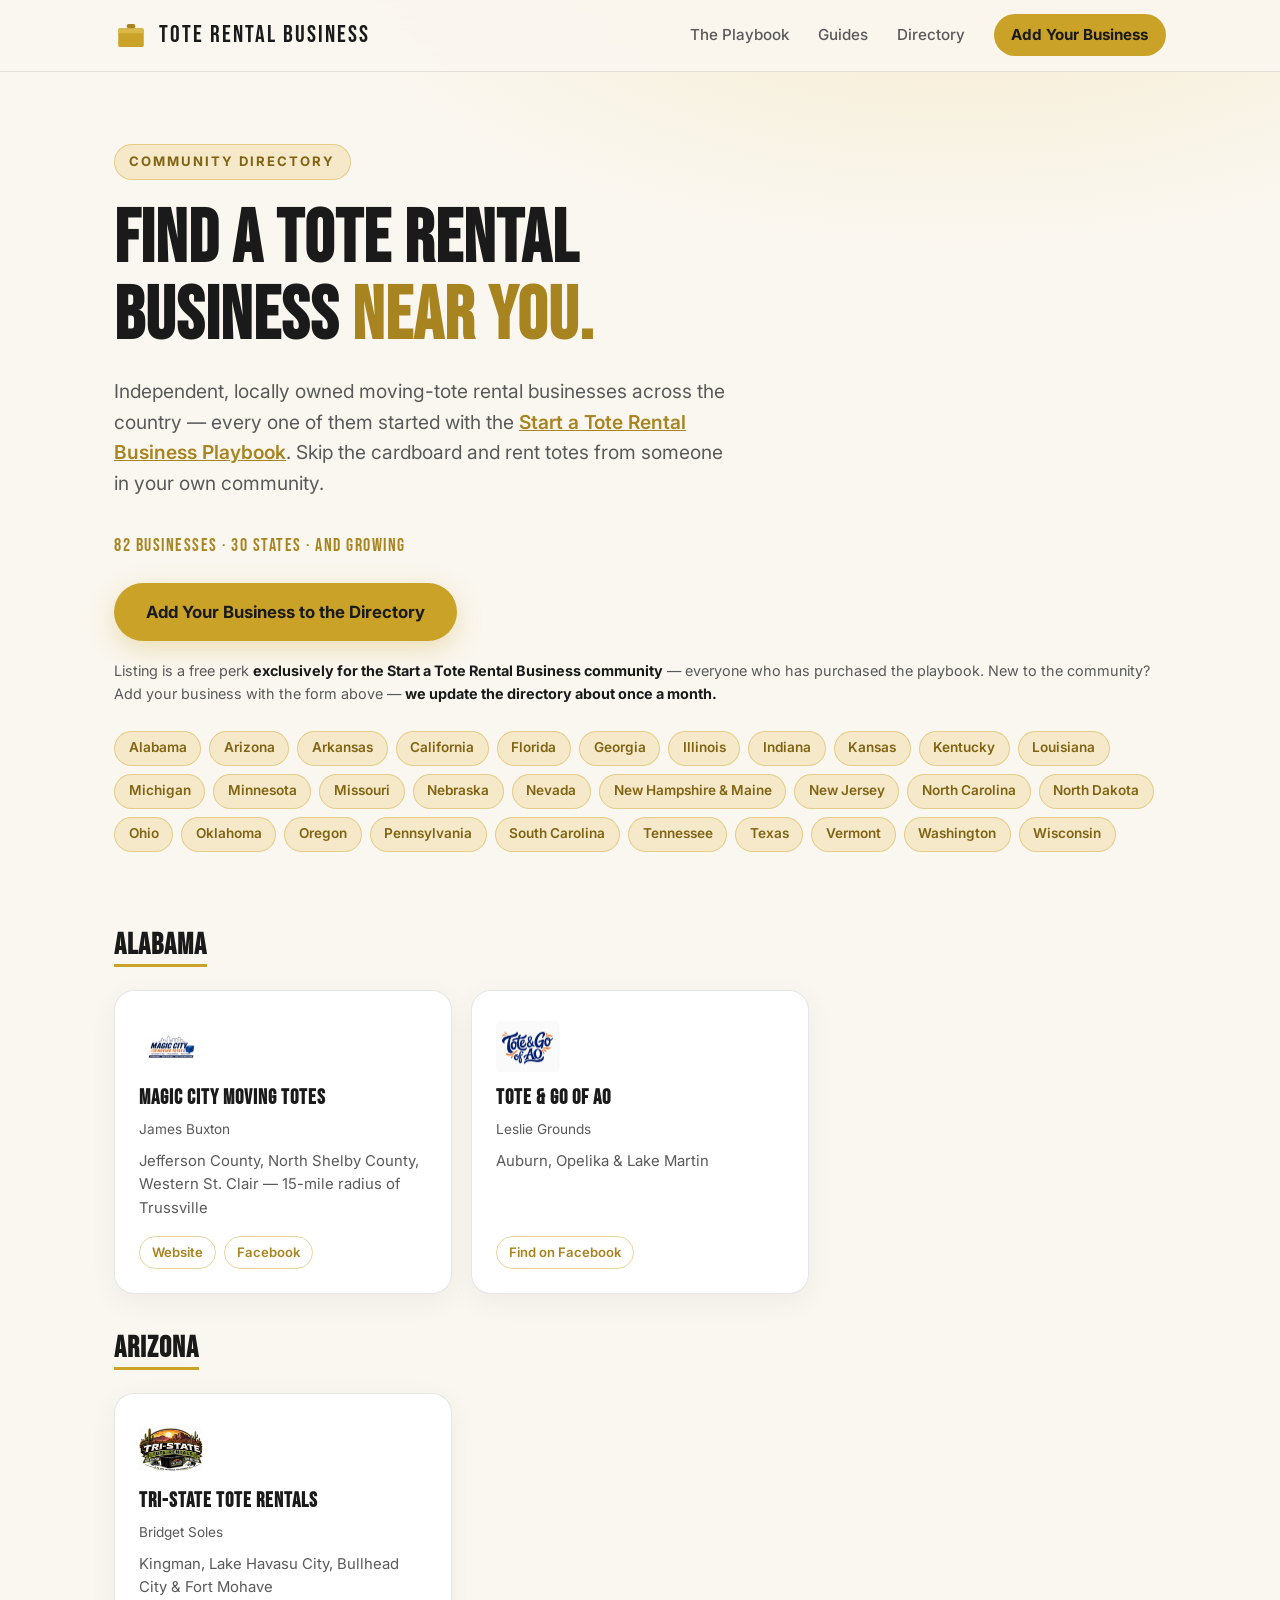
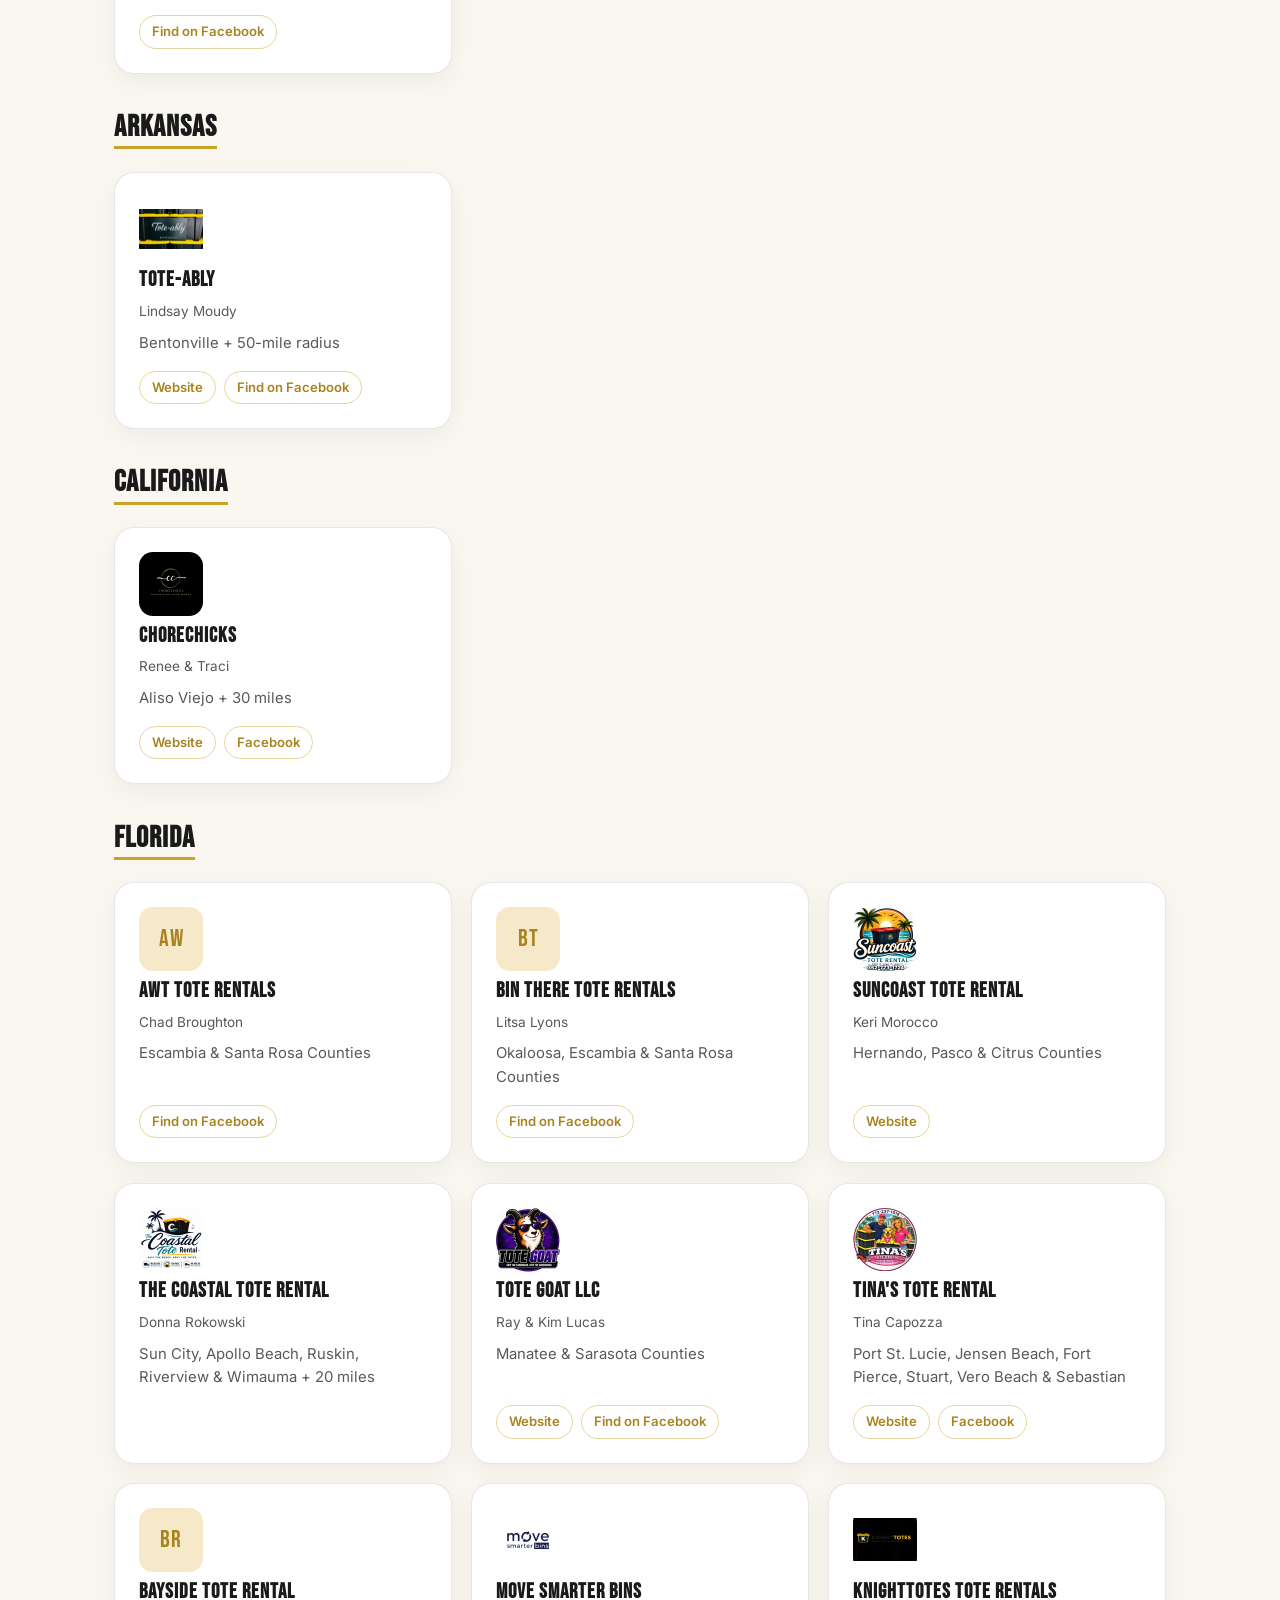
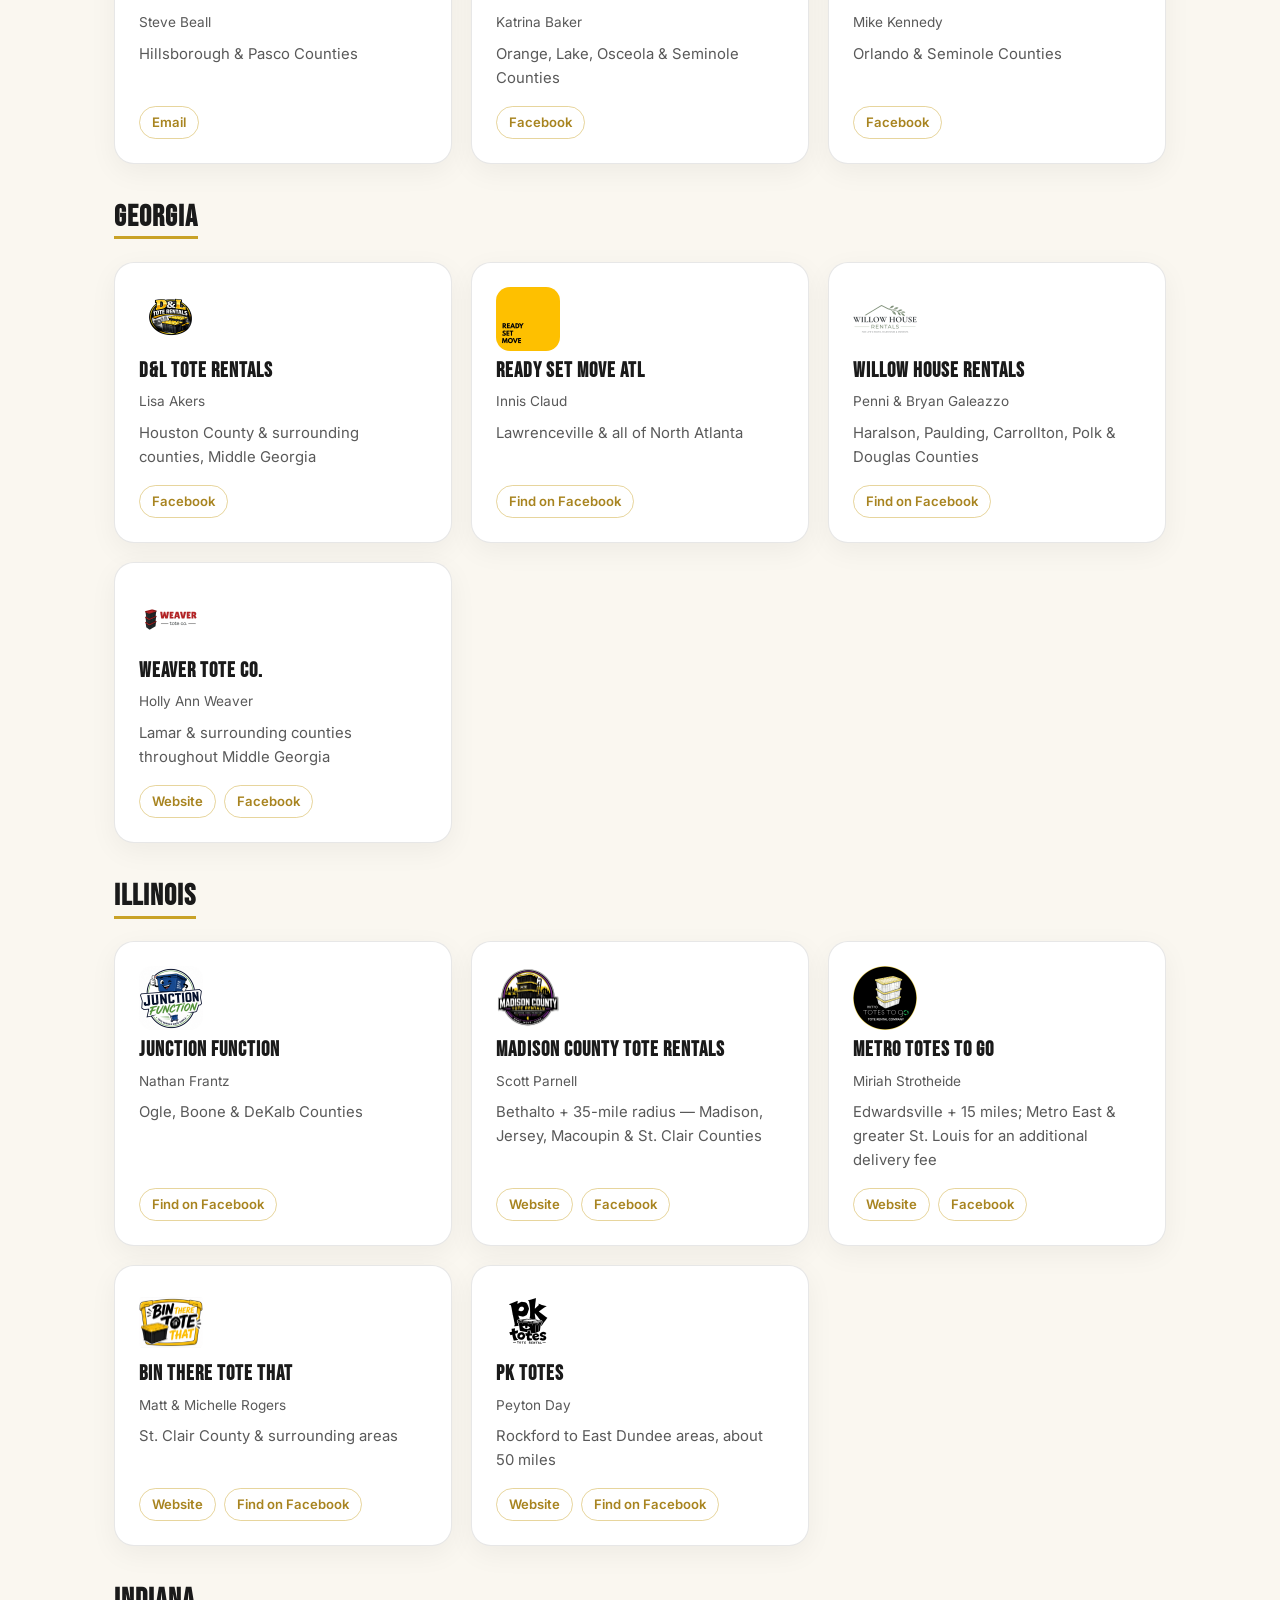
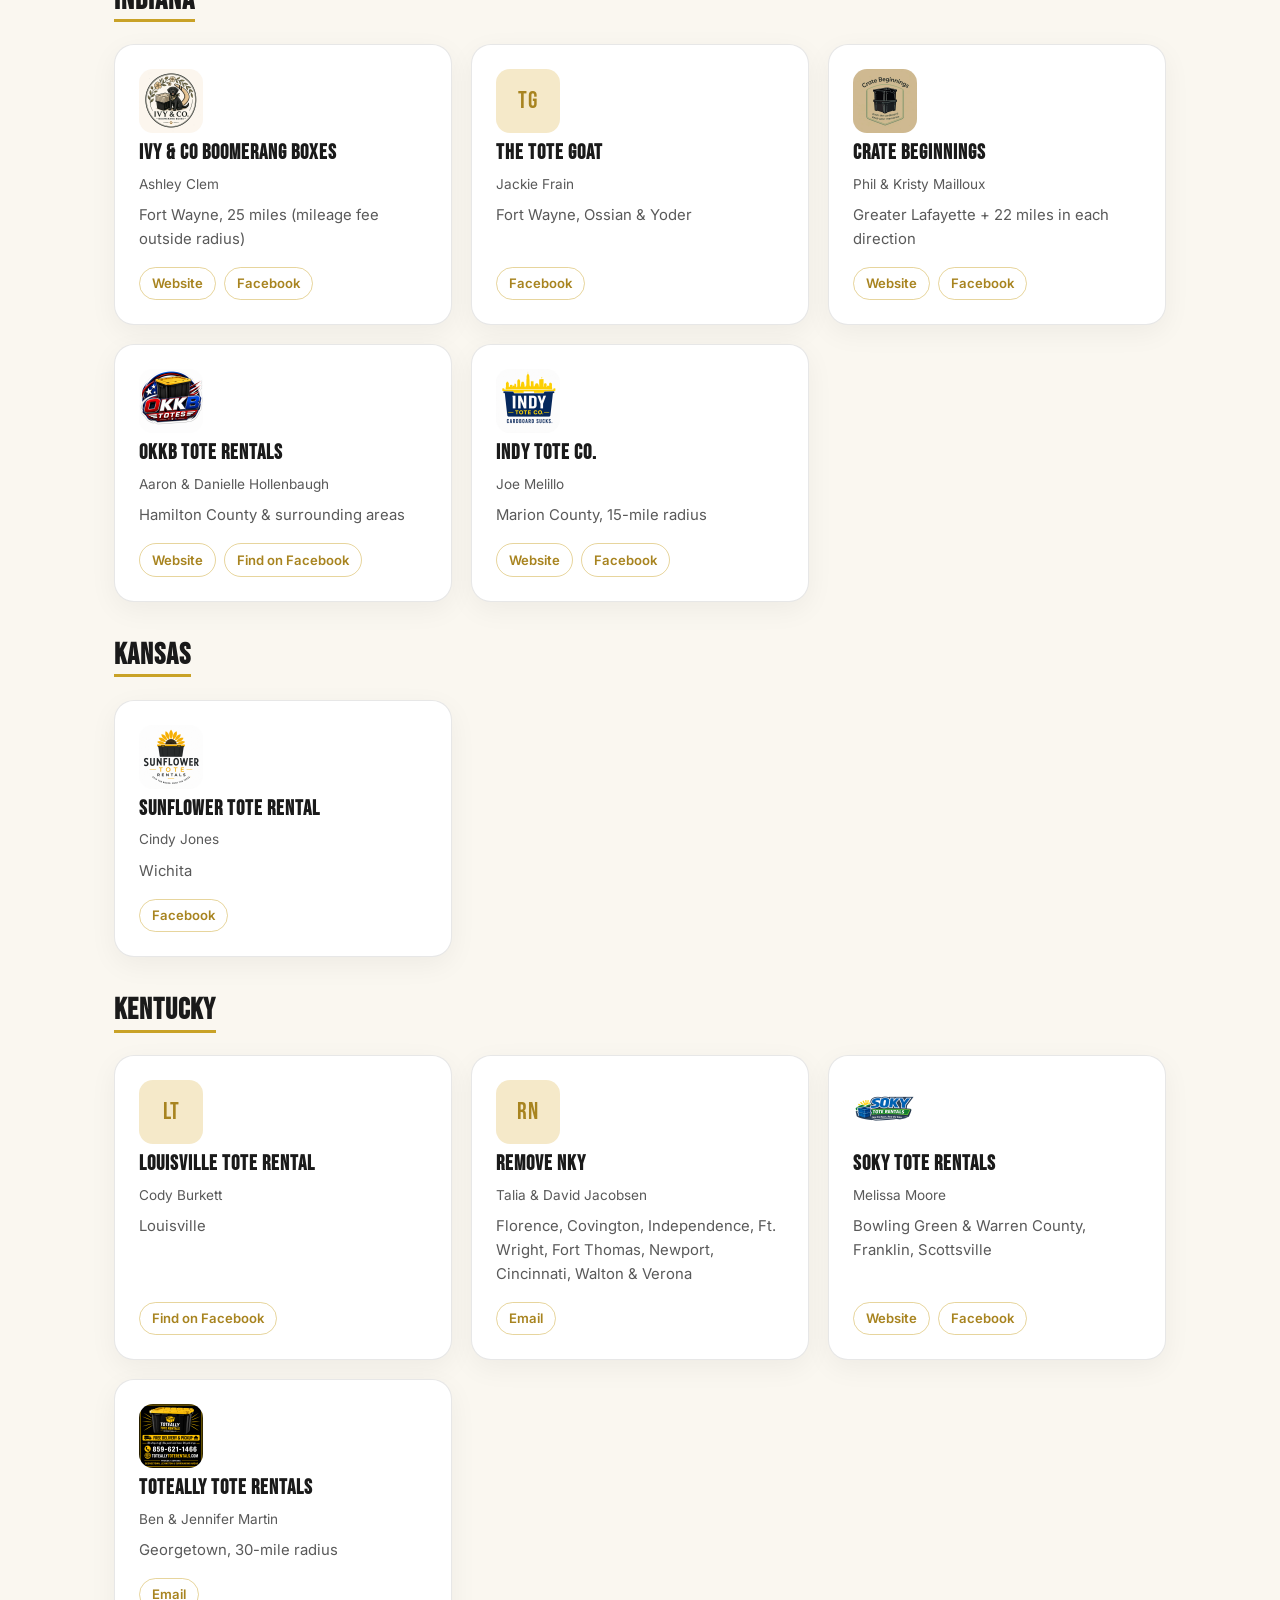
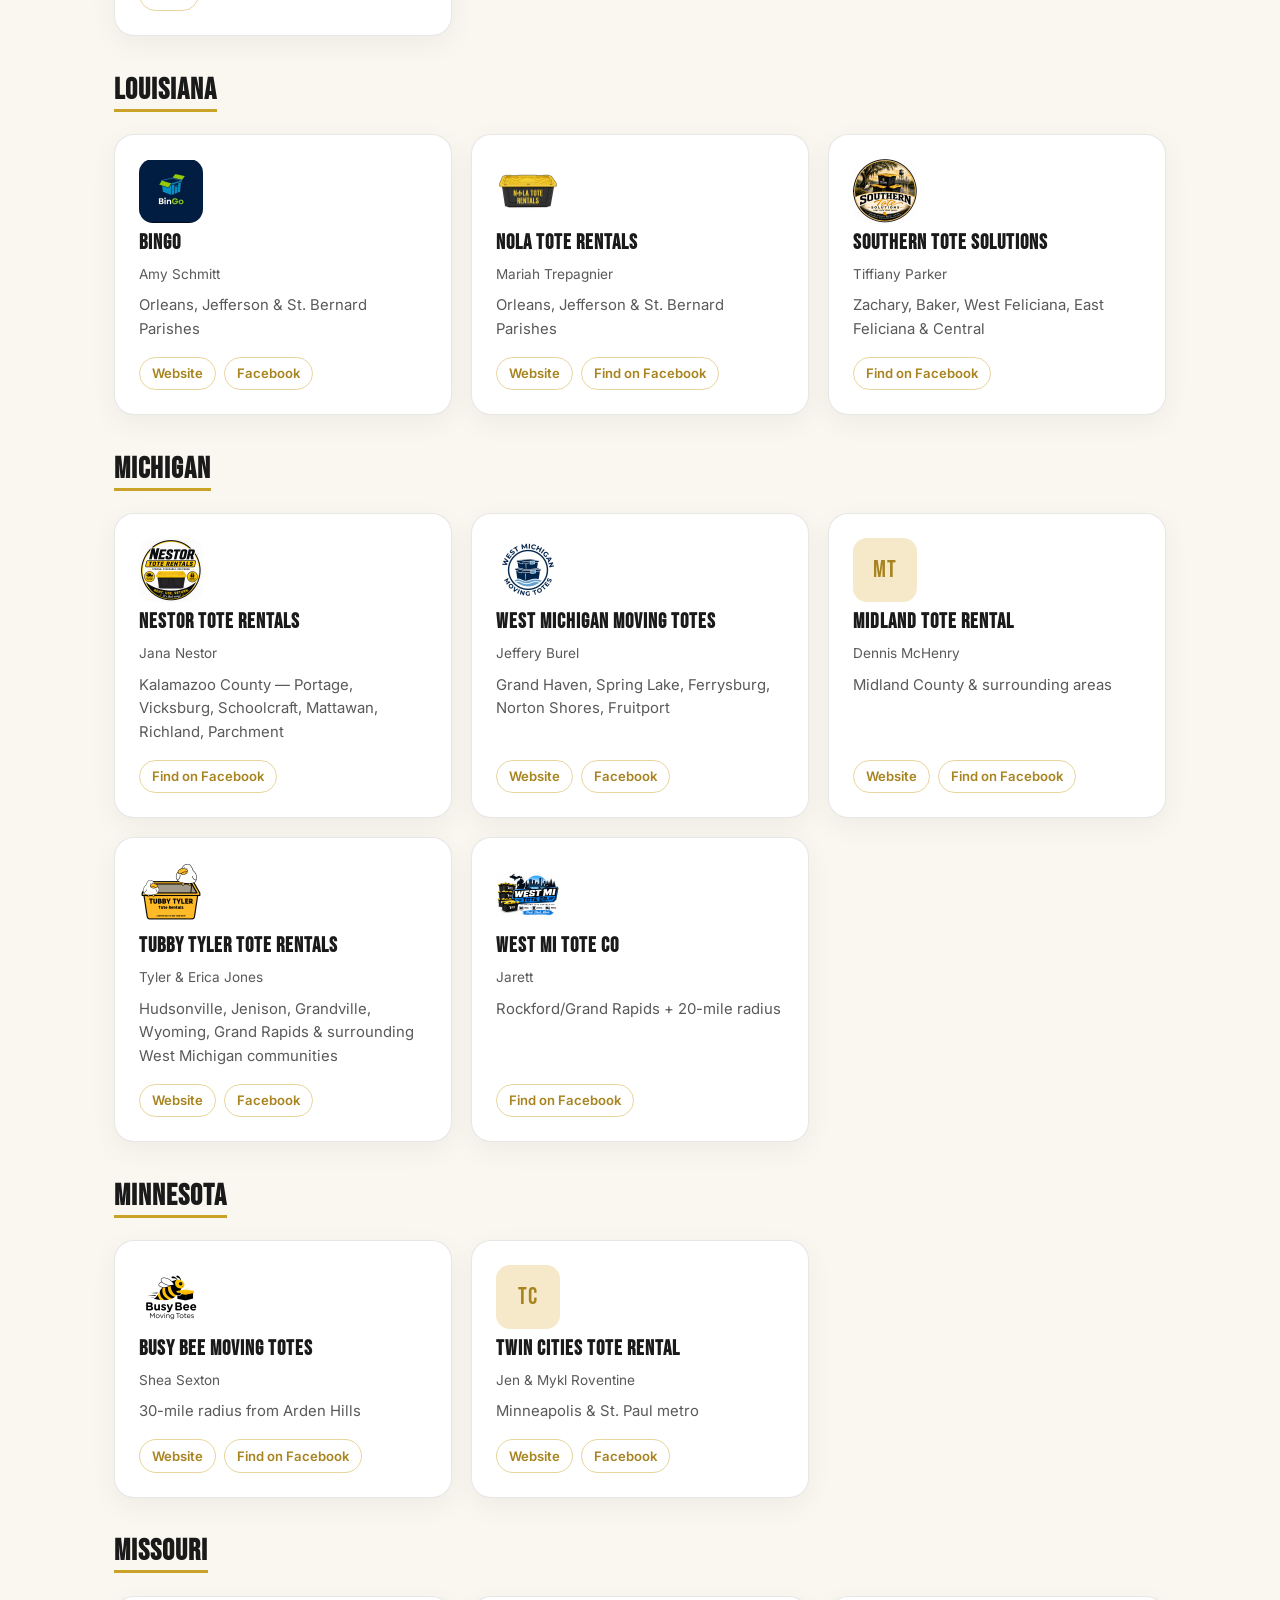
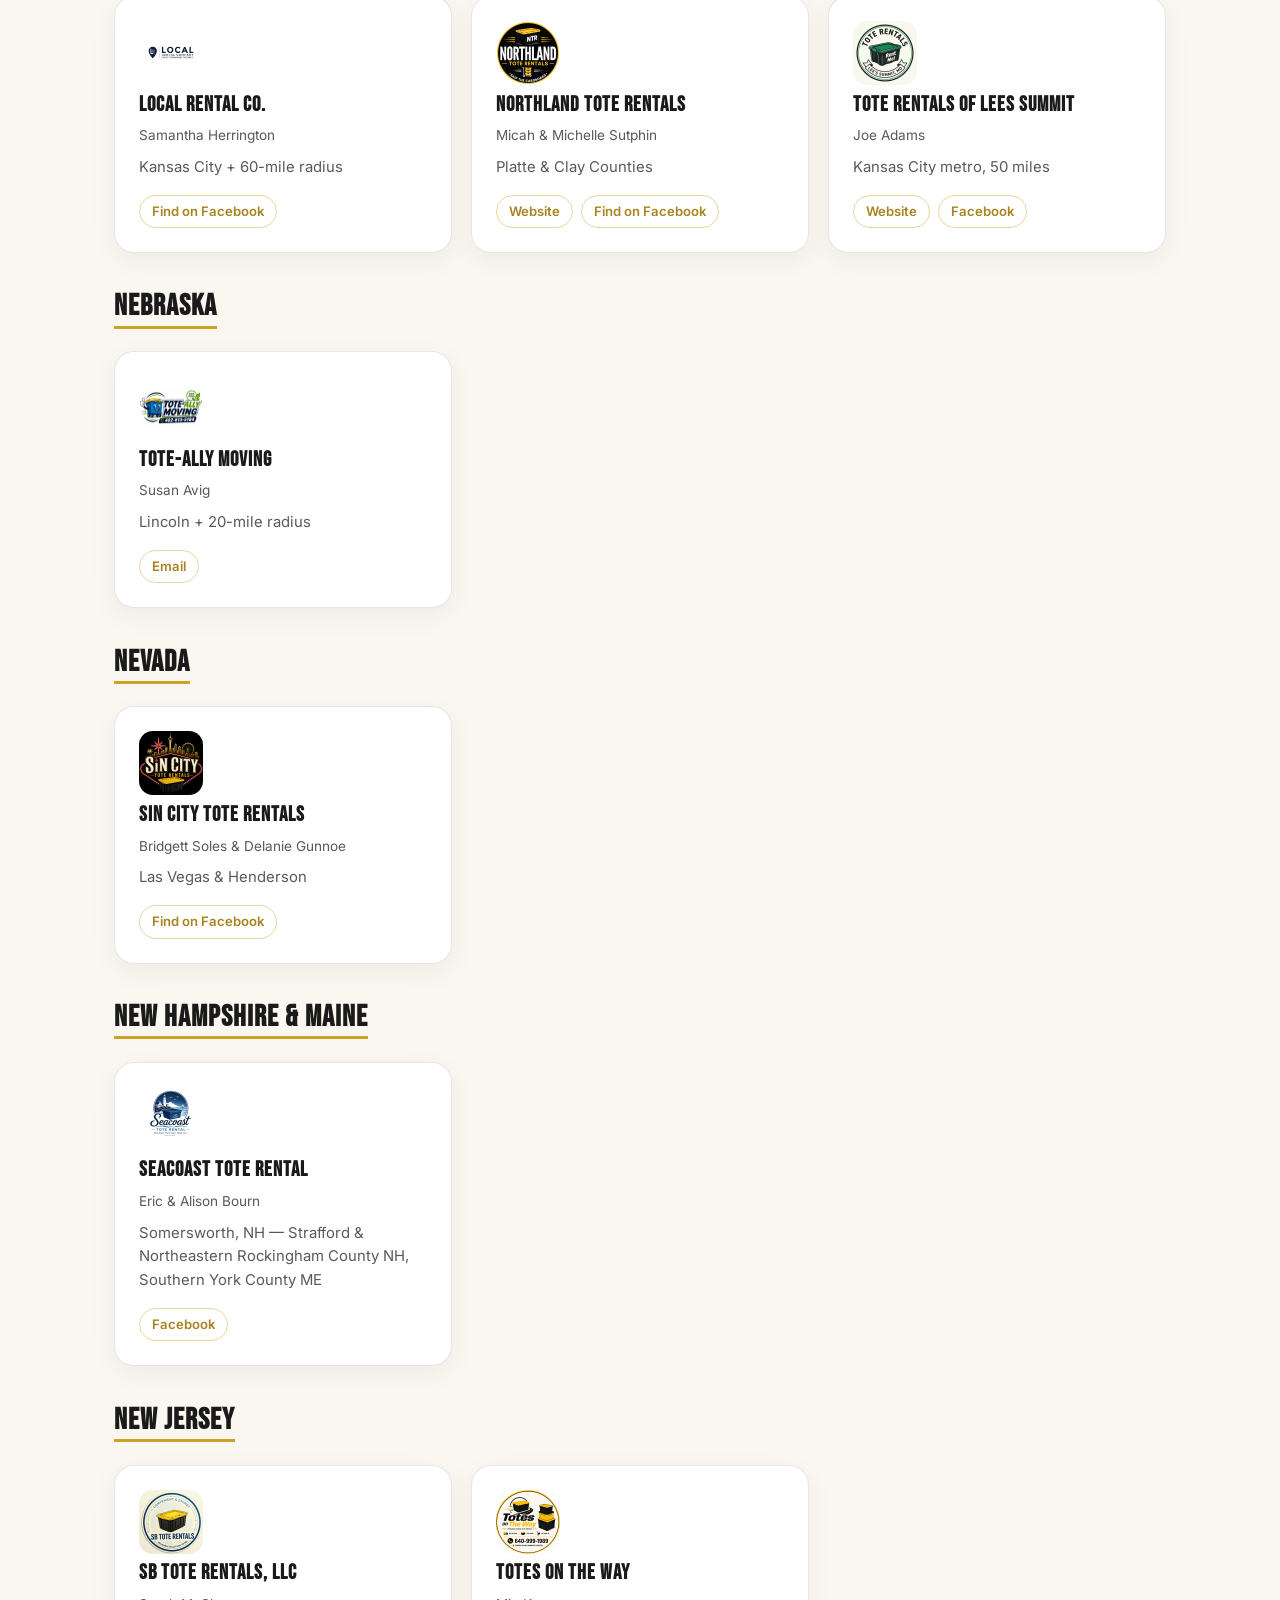
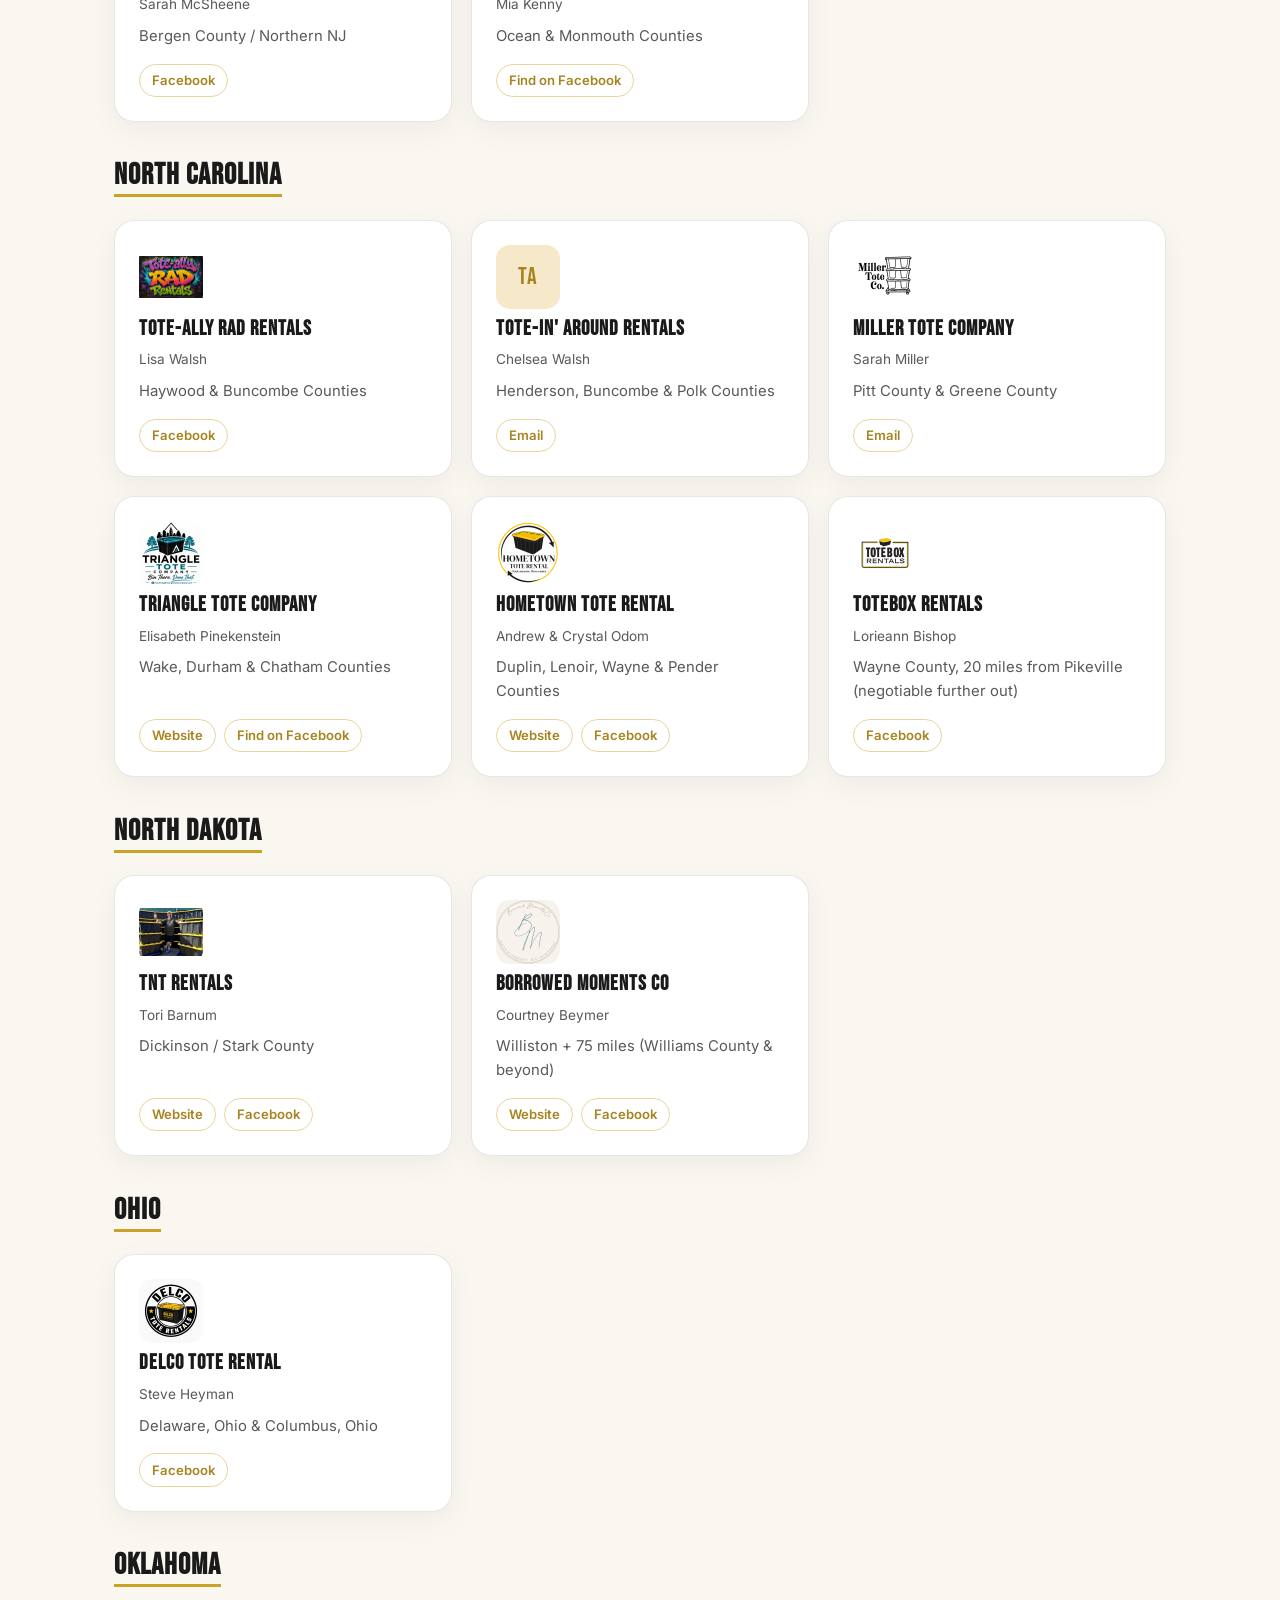
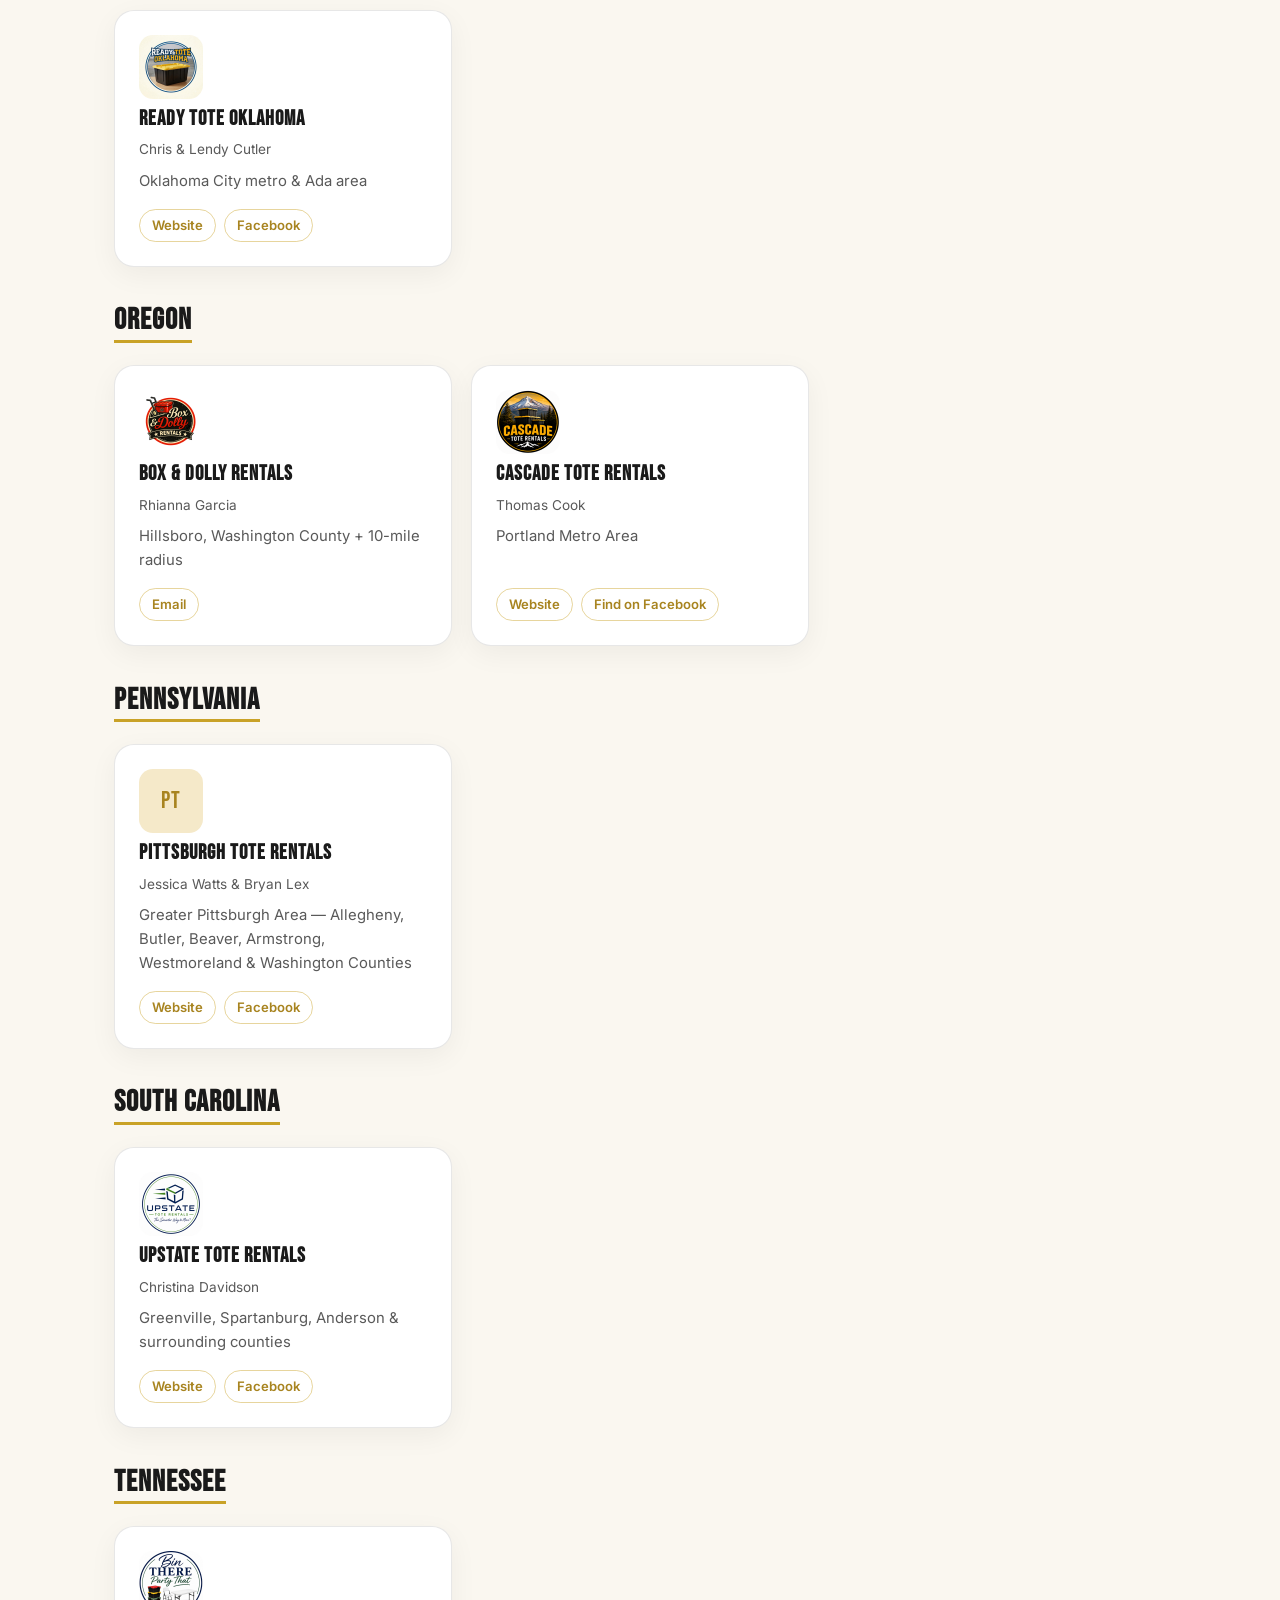
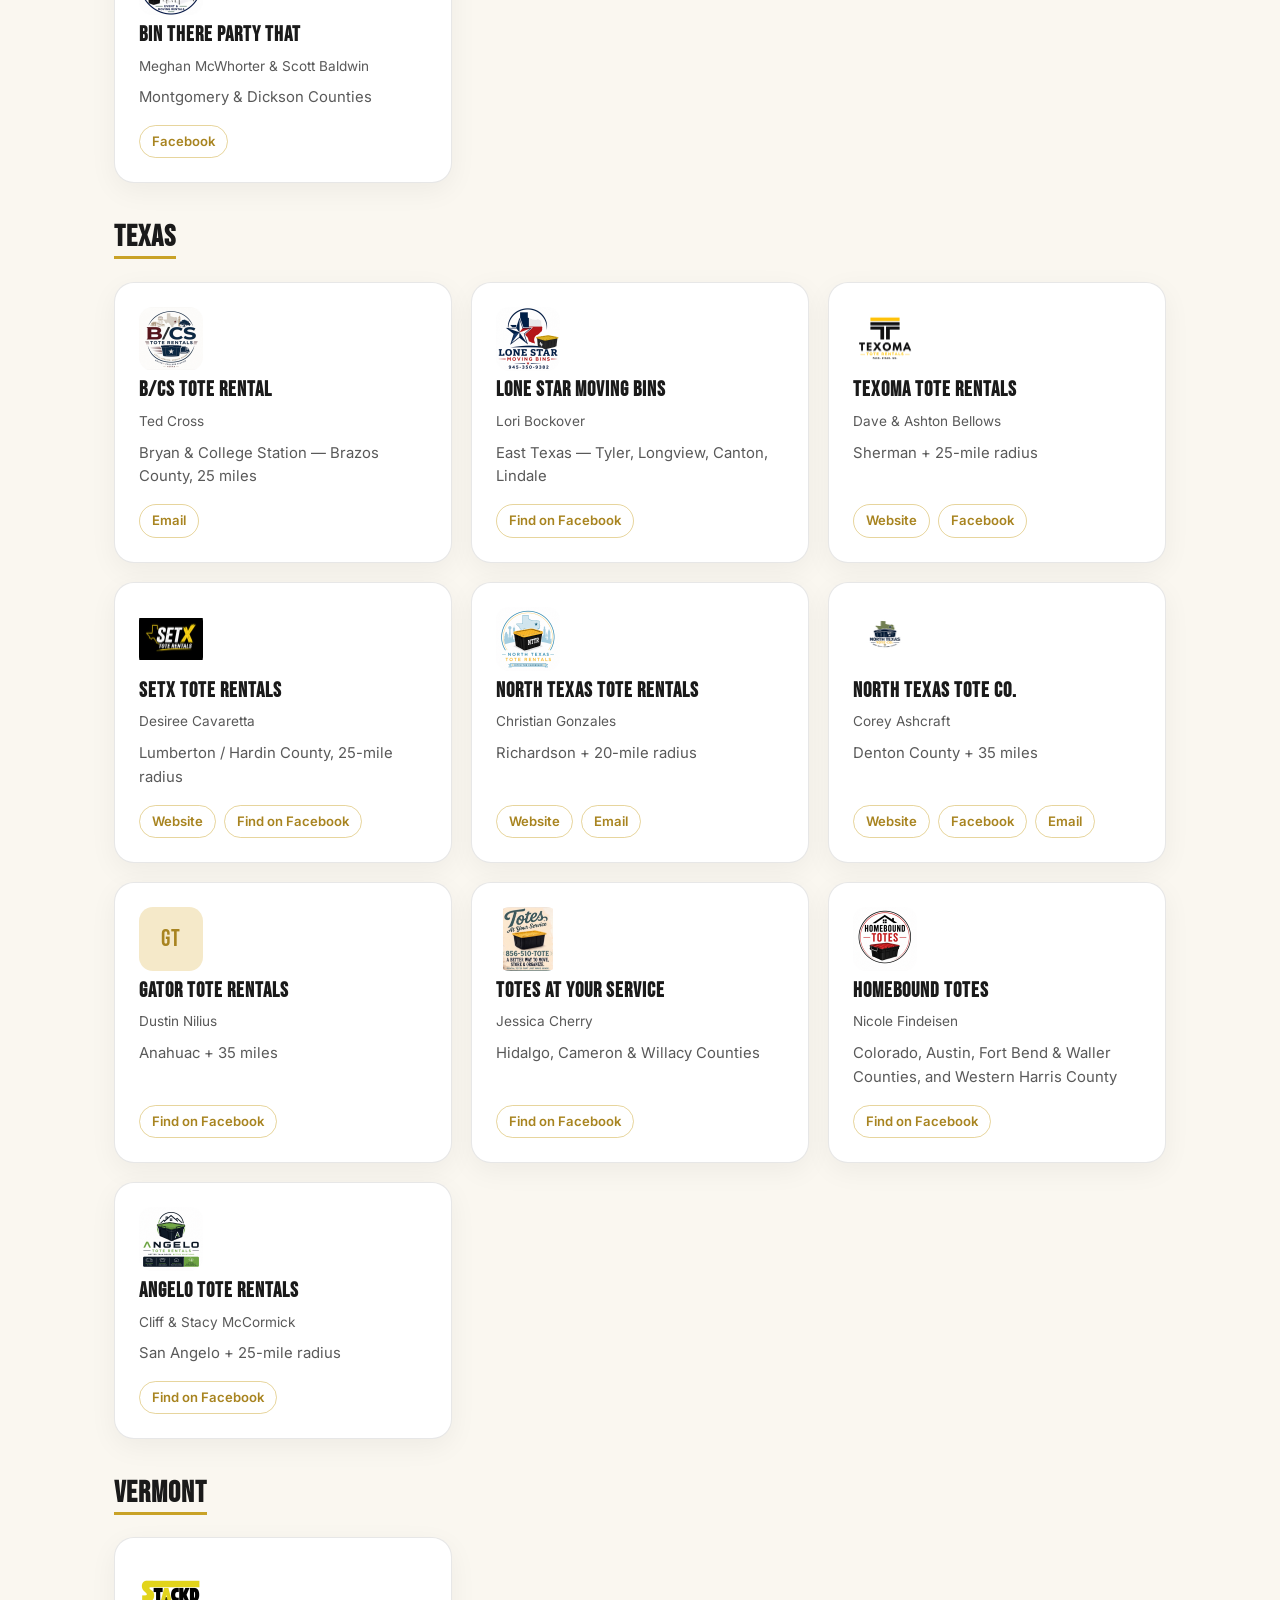
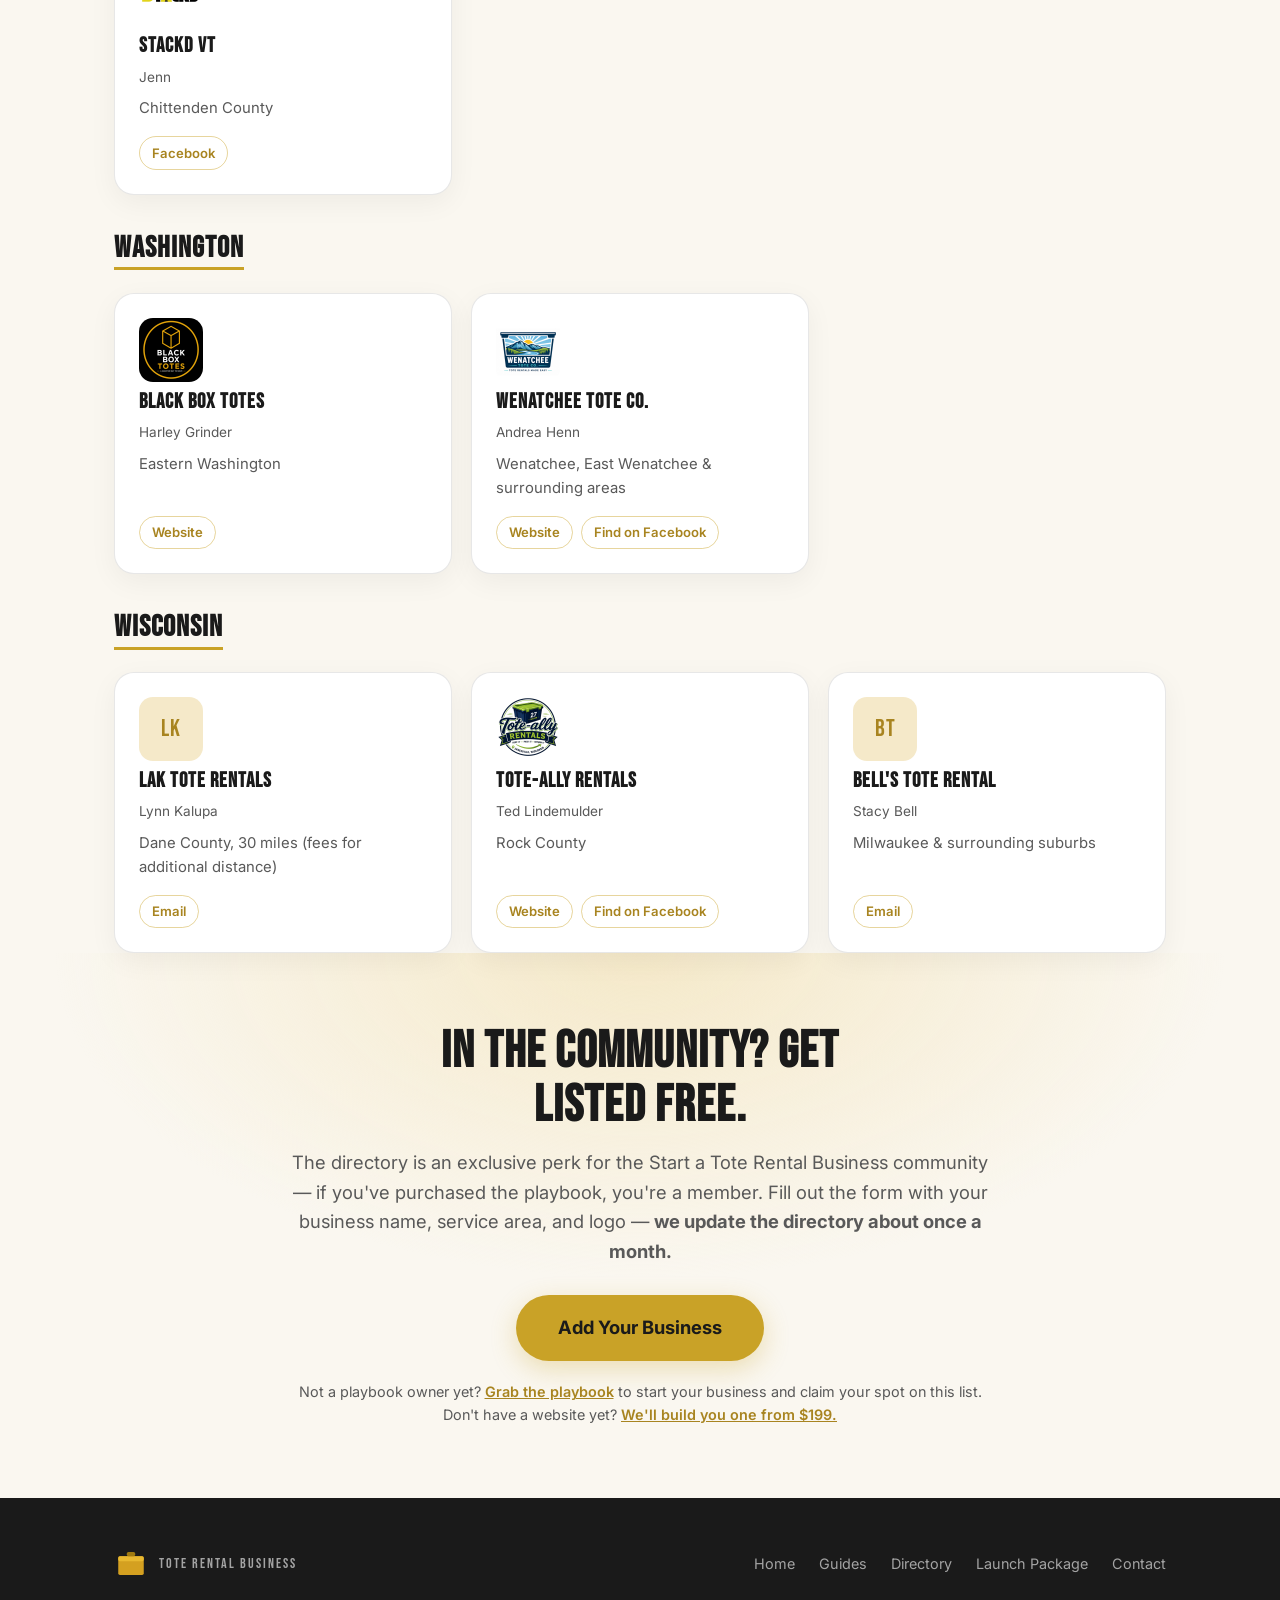
<file: directory/index.html>
<!DOCTYPE html>
<html lang="en">
<head>
<meta charset="UTF-8">
<meta name="viewport" content="width=device-width, initial-scale=1.0">
<title>Tote Rental Business Directory — Find Moving Tote Rentals by State</title>
<meta name="description" content="A growing directory of independent moving-tote rental businesses across the U.S. Find a tote rental company near you, or add your own business to the list.">
<link rel="canonical" href="https://startatoterentalbusiness.com/directory/">
<link rel="preconnect" href="https://fonts.googleapis.com">
<link rel="preconnect" href="https://fonts.gstatic.com" crossorigin>
<link href="https://fonts.googleapis.com/css2?family=Bebas+Neue&family=Inter:wght@400;500;600;700&display=swap" rel="stylesheet">
<link rel="stylesheet" href="../assets/site.css">
<style>
.dir-grid{display:grid;grid-template-columns:repeat(3,1fr);gap:1.2rem;margin-top:1.4rem;}
@media(max-width:900px){.dir-grid{grid-template-columns:repeat(2,1fr);}}
@media(max-width:600px){.dir-grid{grid-template-columns:1fr;}}
.dir-card{background:var(--white);border:1px solid var(--line);border-radius:var(--radius-lg);padding:1.5rem;box-shadow:0 8px 28px rgba(26,26,26,0.05);display:flex;flex-direction:column;gap:.55rem;transition:transform .15s,box-shadow .2s,border-color .2s;}
.dir-card:hover{transform:translateY(-3px);box-shadow:0 18px 44px rgba(26,26,26,0.10);border-color:var(--gold);}
.dir-logo{width:64px;height:64px;border-radius:14px;background:var(--light-gold);display:flex;align-items:center;justify-content:center;font-family:'Bebas Neue',sans-serif;font-size:1.5rem;color:var(--gold-dark);letter-spacing:1px;overflow:hidden;flex:none;}
.dir-logo img{width:100%;height:100%;object-fit:contain;background:#fff;}
.dir-card h3{font-size:1.3rem;line-height:1.1;}
.dir-owner{font-size:.85rem;color:var(--gray);}
.dir-area{font-size:.93rem;color:var(--gray);flex:1;}
.dir-links{display:flex;flex-wrap:wrap;gap:.5rem;margin-top:.4rem;}
.dir-links a{font-size:.82rem;font-weight:600;text-decoration:none;color:var(--gold-dark);border:1.5px solid rgba(201,162,39,0.45);padding:.32rem .75rem;border-radius:999px;transition:background .2s;}
.dir-links a:hover{background:var(--light-gold);}
.state-sec{padding:2.4rem 0 0;}
.state-sec:last-of-type{padding-bottom:4.5rem;}
.state-sec h2{font-size:1.9rem;display:inline-block;border-bottom:3px solid var(--gold);padding-bottom:.15rem;}
.jump{display:flex;flex-wrap:wrap;gap:.5rem;margin-top:1.6rem;}
.jump a{font-size:.85rem;font-weight:600;text-decoration:none;color:var(--gold-text);background:var(--light-gold);border:1px solid rgba(201,162,39,0.4);padding:.35rem .85rem;border-radius:999px;}
.jump a:hover{background:var(--gold);color:var(--black);}
.dir-count{font-family:'Bebas Neue',sans-serif;font-size:1.15rem;letter-spacing:1.5px;color:var(--gold-dark);}
</style>
</head>
<body id="top">
<a class="skip-link" href="#main">Skip to content</a>

<nav id="nav">
  <div class="nav-inner">
    <a class="logo" href="/" aria-label="Start a Tote Rental Business home">
      <svg class="logo-mark" viewBox="0 0 40 40" fill="none" aria-hidden="true">
        <rect x="5" y="12" width="30" height="22" rx="2" fill="#C9A227"/>
        <rect x="5" y="12" width="30" height="6" rx="2" fill="#D9B948"/>
        <rect x="15" y="7" width="10" height="5" rx="2" fill="#A88420"/>
      </svg>
      <span>TOTE RENTAL BUSINESS</span>
    </a>
    <div class="nav-links">
      <a href="/#inside">The Playbook</a>
      <a href="/blog/">Guides</a>
      <a href="/directory/">Directory</a>
      <a class="nav-cta" href="https://docs.google.com/forms/d/e/1FAIpQLSd7gntvVW41FdMk78DAY1iNirRxoAv8NVlT6JCwkYRCMiRD_A/viewform">Add Your Business</a>
    </div>
  </div>
</nav>

<main id="main">
<header class="hero" style="padding-bottom:2.5rem;">
  <div class="wrap">
    <span class="eyebrow">Community Directory</span>
    <h1>Find a Tote Rental Business <span class="gold">Near You.</span></h1>
    <p class="sub">Independent, locally owned moving-tote rental businesses across the country — every one of them started with the <a href="/#inside" style="color:var(--gold-dark);font-weight:600;">Start a Tote Rental Business Playbook</a>. Skip the cardboard and rent totes from someone in your own community.</p>
    <p class="dir-count">82 businesses &middot; 30 states &middot; and growing</p>
    <div class="hero-cta" style="margin-top:1.4rem;">
      <a class="btn" href="https://docs.google.com/forms/d/e/1FAIpQLSd7gntvVW41FdMk78DAY1iNirRxoAv8NVlT6JCwkYRCMiRD_A/viewform">Add Your Business to the Directory</a>
    </div>
    <p class="hero-note">Listing is a free perk <strong>exclusively for the Start a Tote Rental Business community</strong> — everyone who has purchased the playbook. New to the community? Add your business with the form above — <strong>we update the directory about once a month.</strong></p>
    <div class="jump" aria-label="Jump to state">
      <a href="#alabama">Alabama</a><a href="#arizona">Arizona</a><a href="#arkansas">Arkansas</a><a href="#california">California</a><a href="#florida">Florida</a><a href="#georgia">Georgia</a><a href="#illinois">Illinois</a><a href="#indiana">Indiana</a><a href="#kansas">Kansas</a><a href="#kentucky">Kentucky</a><a href="#louisiana">Louisiana</a><a href="#michigan">Michigan</a><a href="#minnesota">Minnesota</a><a href="#missouri">Missouri</a><a href="#nebraska">Nebraska</a><a href="#nevada">Nevada</a><a href="#new-hampshire">New Hampshire &amp; Maine</a><a href="#new-jersey">New Jersey</a><a href="#north-carolina">North Carolina</a><a href="#north-dakota">North Dakota</a><a href="#ohio">Ohio</a><a href="#oklahoma">Oklahoma</a><a href="#oregon">Oregon</a><a href="#pennsylvania">Pennsylvania</a><a href="#south-carolina">South Carolina</a><a href="#tennessee">Tennessee</a><a href="#texas">Texas</a><a href="#vermont">Vermont</a><a href="#washington">Washington</a><a href="#wisconsin">Wisconsin</a>
    </div>
  </div>
</header>

<section class="state-sec" id="alabama">
  <div class="wrap">
    <h2>Alabama</h2>
    <div class="dir-grid">
      <div class="dir-card">
        <div class="dir-logo"><img src="/directory/logos/magic-city.png" alt="Magic City Moving Totes logo" loading="lazy" width="64" height="64"></div>
        <h3>Magic City Moving Totes</h3>
        <p class="dir-owner">James Buxton</p>
        <p class="dir-area">Jefferson County, North Shelby County, Western St. Clair — 15-mile radius of Trussville</p>
        <div class="dir-links">
          <a href="https://www.magiccitymovingtotes.com" target="_blank" rel="noopener">Website</a>
          <a href="https://www.facebook.com/magiccitymovingtotes/" target="_blank" rel="noopener">Facebook</a>
        </div>
      </div>
      <div class="dir-card">
        <div class="dir-logo"><img src="/directory/logos/tote-go-ao.png" alt="Tote &amp; Go of AO logo" loading="lazy" width="64" height="64"></div>
        <h3>Tote &amp; Go of AO</h3>
        <p class="dir-owner">Leslie Grounds</p>
        <p class="dir-area">Auburn, Opelika &amp; Lake Martin</p>
        <div class="dir-links">
          <a href="https://www.facebook.com/search/top?q=Tote%20%26%20Go%20of%20AO" target="_blank" rel="noopener">Find on Facebook</a>
        </div>
      </div>
    </div>
  </div>
</section>

<section class="state-sec" id="arizona">
  <div class="wrap">
    <h2>Arizona</h2>
    <div class="dir-grid">
      <div class="dir-card">
        <div class="dir-logo"><img src="/directory/logos/tri-state.png" alt="Tri-State Tote Rentals logo" loading="lazy" width="64" height="64"></div>
        <h3>Tri-State Tote Rentals</h3>
        <p class="dir-owner">Bridget Soles</p>
        <p class="dir-area">Kingman, Lake Havasu City, Bullhead City &amp; Fort Mohave</p>
        <div class="dir-links">
          <a href="https://www.facebook.com/search/top?q=Tri-State%20Tote%20Rentals" target="_blank" rel="noopener">Find on Facebook</a>
        </div>
      </div>
    </div>
  </div>
</section>

<section class="state-sec" id="arkansas">
  <div class="wrap">
    <h2>Arkansas</h2>
    <div class="dir-grid">
      <div class="dir-card">
        <div class="dir-logo"><img src="/directory/logos/tote-ably.png" alt="Tote-ably logo" loading="lazy" width="64" height="64"></div>
        <h3>Tote-ably</h3>
        <p class="dir-owner">Lindsay Moudy</p>
        <p class="dir-area">Bentonville + 50-mile radius</p>
        <div class="dir-links">
          <a href="https://www.tote-ably.com" target="_blank" rel="noopener">Website</a>
          <a href="https://www.facebook.com/search/top?q=Tote-ably" target="_blank" rel="noopener">Find on Facebook</a>
        </div>
      </div>
    </div>
  </div>
</section>

<section class="state-sec" id="california">
  <div class="wrap">
    <h2>California</h2>
    <div class="dir-grid">
      <div class="dir-card">
        <div class="dir-logo"><img src="/directory/logos/chorechicks.png" alt="ChoreChicks logo" loading="lazy" width="64" height="64"></div>
        <h3>ChoreChicks</h3>
        <p class="dir-owner">Renee &amp; Traci</p>
        <p class="dir-area">Aliso Viejo + 30 miles</p>
        <div class="dir-links">
          <a href="https://www.chorechicks.com" target="_blank" rel="noopener">Website</a>
          <a href="https://www.facebook.com/ChoreChicks" target="_blank" rel="noopener">Facebook</a>
        </div>
      </div>
    </div>
  </div>
</section>

<section class="state-sec" id="florida">
  <div class="wrap">
    <h2>Florida</h2>
    <div class="dir-grid">
      <div class="dir-card">
        <div class="dir-logo">AW</div>
        <h3>AWT Tote Rentals</h3>
        <p class="dir-owner">Chad Broughton</p>
        <p class="dir-area">Escambia &amp; Santa Rosa Counties</p>
        <div class="dir-links">
          <a href="https://www.facebook.com/search/top?q=AWT%20Tote%20Rentals" target="_blank" rel="noopener">Find on Facebook</a>
        </div>
      </div>
      <div class="dir-card">
        <div class="dir-logo">BT</div>
        <h3>Bin There Tote Rentals</h3>
        <p class="dir-owner">Litsa Lyons</p>
        <p class="dir-area">Okaloosa, Escambia &amp; Santa Rosa Counties</p>
        <div class="dir-links">
          <a href="https://www.facebook.com/search/top?q=Bin%20There%20Tote%20Rentals" target="_blank" rel="noopener">Find on Facebook</a>
        </div>
      </div>
      <div class="dir-card">
        <div class="dir-logo"><img src="/directory/logos/suncoast.png" alt="Suncoast Tote Rental logo" loading="lazy" width="64" height="64"></div>
        <h3>Suncoast Tote Rental</h3>
        <p class="dir-owner">Keri Morocco</p>
        <p class="dir-area">Hernando, Pasco &amp; Citrus Counties</p>
        <div class="dir-links">
          <a href="https://suncoasttoterental.com" target="_blank" rel="noopener">Website</a>
        </div>
      </div>
      <div class="dir-card">
        <div class="dir-logo"><img src="/directory/logos/coastal.png" alt="The Coastal Tote Rental logo" loading="lazy" width="64" height="64"></div>
        <h3>The Coastal Tote Rental</h3>
        <p class="dir-owner">Donna Rokowski</p>
        <p class="dir-area">Sun City, Apollo Beach, Ruskin, Riverview &amp; Wimauma + 20 miles</p>
      </div>
      <div class="dir-card">
        <div class="dir-logo"><img src="/directory/logos/tote-goat-llc.png" alt="Tote Goat LLC logo" loading="lazy" width="64" height="64"></div>
        <h3>Tote Goat LLC</h3>
        <p class="dir-owner">Ray &amp; Kim Lucas</p>
        <p class="dir-area">Manatee &amp; Sarasota Counties</p>
        <div class="dir-links">
          <a href="https://totegoatrental.com" target="_blank" rel="noopener">Website</a>
          <a href="https://www.facebook.com/search/top?q=Tote%20Goat%20Rentals" target="_blank" rel="noopener">Find on Facebook</a>
        </div>
      </div>
      <div class="dir-card">
        <div class="dir-logo"><img src="/directory/logos/tinas-tote.png" alt="Tina's Tote Rental logo" loading="lazy" width="64" height="64"></div>
        <h3>Tina's Tote Rental</h3>
        <p class="dir-owner">Tina Capozza</p>
        <p class="dir-area">Port St. Lucie, Jensen Beach, Fort Pierce, Stuart, Vero Beach &amp; Sebastian</p>
        <div class="dir-links">
          <a href="https://tinastoterental.com" target="_blank" rel="noopener">Website</a>
          <a href="https://www.facebook.com/profile.php?id=tinastoterental" target="_blank" rel="noopener">Facebook</a>
        </div>
      </div>
      <div class="dir-card">
        <div class="dir-logo">BR</div>
        <h3>Bayside Tote Rental</h3>
        <p class="dir-owner">Steve Beall</p>
        <p class="dir-area">Hillsborough &amp; Pasco Counties</p>
        <div class="dir-links">
          <a href="mailto:BaysideToreRental@gmail.com">Email</a>
        </div>
      </div>
      <div class="dir-card">
        <div class="dir-logo"><img src="/directory/logos/move-smarter-bins.png" alt="Move Smarter Bins logo" loading="lazy" width="64" height="64"></div>
        <h3>Move Smarter Bins</h3>
        <p class="dir-owner">Katrina Baker</p>
        <p class="dir-area">Orange, Lake, Osceola &amp; Seminole Counties</p>
        <div class="dir-links">
          <a href="https://www.facebook.com/share/1Ca9Tyo5Eq/?mibextid=wwXIfr" target="_blank" rel="noopener">Facebook</a>
        </div>
      </div>
      <div class="dir-card">
        <div class="dir-logo"><img src="/directory/logos/knighttotes.png" alt="KnightTotes Tote Rentals logo" loading="lazy" width="64" height="64"></div>
        <h3>KnightTotes Tote Rentals</h3>
        <p class="dir-owner">Mike Kennedy</p>
        <p class="dir-area">Orlando &amp; Seminole Counties</p>
        <div class="dir-links">
          <a href="https://www.facebook.com/profile.php?id=61592289943970" target="_blank" rel="noopener">Facebook</a>
        </div>
      </div>
    </div>
  </div>
</section>

<section class="state-sec" id="georgia">
  <div class="wrap">
    <h2>Georgia</h2>
    <div class="dir-grid">
      <div class="dir-card">
        <div class="dir-logo"><img src="/directory/logos/dl-tote.png" alt="D&amp;L Tote Rentals logo" loading="lazy" width="64" height="64"></div>
        <h3>D&amp;L Tote Rentals</h3>
        <p class="dir-owner">Lisa Akers</p>
        <p class="dir-area">Houston County &amp; surrounding counties, Middle Georgia</p>
        <div class="dir-links">
          <a href="https://www.facebook.com/DandLToteRentals" target="_blank" rel="noopener">Facebook</a>
        </div>
      </div>
      <div class="dir-card">
        <div class="dir-logo"><img src="/directory/logos/ready-set-move-atl.png" alt="Ready Set Move ATL logo" loading="lazy" width="64" height="64"></div>
        <h3>Ready Set Move ATL</h3>
        <p class="dir-owner">Innis Claud</p>
        <p class="dir-area">Lawrenceville &amp; all of North Atlanta</p>
        <div class="dir-links">
          <a href="https://www.facebook.com/search/top?q=Ready%20Set%20Move%20ATL" target="_blank" rel="noopener">Find on Facebook</a>
        </div>
      </div>
      <div class="dir-card">
        <div class="dir-logo"><img src="/directory/logos/willow-house.png" alt="Willow House Rentals logo" loading="lazy" width="64" height="64"></div>
        <h3>Willow House Rentals</h3>
        <p class="dir-owner">Penni &amp; Bryan Galeazzo</p>
        <p class="dir-area">Haralson, Paulding, Carrollton, Polk &amp; Douglas Counties</p>
        <div class="dir-links">
          <a href="https://www.facebook.com/search/top?q=willowhouserentals" target="_blank" rel="noopener">Find on Facebook</a>
        </div>
      </div>
      <div class="dir-card">
        <div class="dir-logo"><img src="/directory/logos/weaver-tote.png" alt="Weaver Tote Co. logo" loading="lazy" width="64" height="64"></div>
        <h3>Weaver Tote Co.</h3>
        <p class="dir-owner">Holly Ann Weaver</p>
        <p class="dir-area">Lamar &amp; surrounding counties throughout Middle Georgia</p>
        <div class="dir-links">
          <a href="https://www.weavertoteco.com" target="_blank" rel="noopener">Website</a>
          <a href="https://www.facebook.com/share/1EjsNCnS1Z/?mibextid=wwXIfr" target="_blank" rel="noopener">Facebook</a>
        </div>
      </div>
    </div>
  </div>
</section>

<section class="state-sec" id="illinois">
  <div class="wrap">
    <h2>Illinois</h2>
    <div class="dir-grid">
      <div class="dir-card">
        <div class="dir-logo"><img src="/directory/logos/junction-function.png" alt="Junction Function logo" loading="lazy" width="64" height="64"></div>
        <h3>Junction Function</h3>
        <p class="dir-owner">Nathan Frantz</p>
        <p class="dir-area">Ogle, Boone &amp; DeKalb Counties</p>
        <div class="dir-links">
          <a href="https://www.facebook.com/search/top?q=Junction%20Function" target="_blank" rel="noopener">Find on Facebook</a>
        </div>
      </div>
      <div class="dir-card">
        <div class="dir-logo"><img src="/directory/logos/madison-county.png" alt="Madison County Tote Rentals logo" loading="lazy" width="64" height="64"></div>
        <h3>Madison County Tote Rentals</h3>
        <p class="dir-owner">Scott Parnell</p>
        <p class="dir-area">Bethalto + 35-mile radius — Madison, Jersey, Macoupin &amp; St. Clair Counties</p>
        <div class="dir-links">
          <a href="https://madisoncountytoterentals.com" target="_blank" rel="noopener">Website</a>
          <a href="https://www.facebook.com/share/1B6aS6EWre/?mibextid=wwXIfr" target="_blank" rel="noopener">Facebook</a>
        </div>
      </div>
      <div class="dir-card">
        <div class="dir-logo"><img src="/directory/logos/metro-totes.png" alt="Metro Totes To Go logo" loading="lazy" width="64" height="64"></div>
        <h3>Metro Totes To Go</h3>
        <p class="dir-owner">Miriah Strotheide</p>
        <p class="dir-area">Edwardsville + 15 miles; Metro East &amp; greater St. Louis for an additional delivery fee</p>
        <div class="dir-links">
          <a href="https://metrototestogo.com" target="_blank" rel="noopener">Website</a>
          <a href="https://www.facebook.com/profile.php?id=61590778830295" target="_blank" rel="noopener">Facebook</a>
        </div>
      </div>
      <div class="dir-card">
        <div class="dir-logo"><img src="/directory/logos/bin-there-tote-that.png" alt="Bin There Tote That logo" loading="lazy" width="64" height="64"></div>
        <h3>Bin There Tote That</h3>
        <p class="dir-owner">Matt &amp; Michelle Rogers</p>
        <p class="dir-area">St. Clair County &amp; surrounding areas</p>
        <div class="dir-links">
          <a href="https://bintheretotethatil.com" target="_blank" rel="noopener">Website</a>
          <a href="https://www.facebook.com/search/top?q=Bin%20There%20Tote%20That" target="_blank" rel="noopener">Find on Facebook</a>
        </div>
      </div>
      <div class="dir-card">
        <div class="dir-logo"><img src="/directory/logos/pk-totes.png" alt="PK Totes logo" loading="lazy" width="64" height="64"></div>
        <h3>PK Totes</h3>
        <p class="dir-owner">Peyton Day</p>
        <p class="dir-area">Rockford to East Dundee areas, about 50 miles</p>
        <div class="dir-links">
          <a href="https://pktotes.com" target="_blank" rel="noopener">Website</a>
          <a href="https://www.facebook.com/search/top?q=PK%20Totes" target="_blank" rel="noopener">Find on Facebook</a>
        </div>
      </div>
    </div>
  </div>
</section>

<section class="state-sec" id="indiana">
  <div class="wrap">
    <h2>Indiana</h2>
    <div class="dir-grid">
      <div class="dir-card">
        <div class="dir-logo"><img src="/directory/logos/ivy-co.png" alt="Ivy &amp; Co Boomerang Boxes logo" loading="lazy" width="64" height="64"></div>
        <h3>Ivy &amp; Co Boomerang Boxes</h3>
        <p class="dir-owner">Ashley Clem</p>
        <p class="dir-area">Fort Wayne, 25 miles (mileage fee outside radius)</p>
        <div class="dir-links">
          <a href="https://ivycoboomerangboxes.com" target="_blank" rel="noopener">Website</a>
          <a href="https://www.facebook.com/share/18xVGmYoFX/" target="_blank" rel="noopener">Facebook</a>
        </div>
      </div>
      <div class="dir-card">
        <div class="dir-logo">TG</div>
        <h3>The Tote Goat</h3>
        <p class="dir-owner">Jackie Frain</p>
        <p class="dir-area">Fort Wayne, Ossian &amp; Yoder</p>
        <div class="dir-links">
          <a href="https://www.facebook.com/profile.php?id=61590692472200" target="_blank" rel="noopener">Facebook</a>
        </div>
      </div>
      <div class="dir-card">
        <div class="dir-logo"><img src="/directory/logos/crate-beginnings.png" alt="Crate Beginnings logo" loading="lazy" width="64" height="64"></div>
        <h3>Crate Beginnings</h3>
        <p class="dir-owner">Phil &amp; Kristy Mailloux</p>
        <p class="dir-area">Greater Lafayette + 22 miles in each direction</p>
        <div class="dir-links">
          <a href="https://cratebeginnings.com" target="_blank" rel="noopener">Website</a>
          <a href="https://www.facebook.com/profile.php?id=61591833987131" target="_blank" rel="noopener">Facebook</a>
        </div>
      </div>
      <div class="dir-card">
        <div class="dir-logo"><img src="/directory/logos/okkb.png" alt="OKKB Tote Rentals logo" loading="lazy" width="64" height="64"></div>
        <h3>OKKB Tote Rentals</h3>
        <p class="dir-owner">Aaron &amp; Danielle Hollenbaugh</p>
        <p class="dir-area">Hamilton County &amp; surrounding areas</p>
        <div class="dir-links">
          <a href="https://okkbtoterentals.com" target="_blank" rel="noopener">Website</a>
          <a href="https://www.facebook.com/search/top?q=OKKB%20Tote%20Rentals" target="_blank" rel="noopener">Find on Facebook</a>
        </div>
      </div>
      <div class="dir-card">
        <div class="dir-logo"><img src="/directory/logos/indy-tote-co.png" alt="Indy Tote Co. logo" loading="lazy" width="64" height="64"></div>
        <h3>Indy Tote Co.</h3>
        <p class="dir-owner">Joe Melillo</p>
        <p class="dir-area">Marion County, 15-mile radius</p>
        <div class="dir-links">
          <a href="https://indytoteco.com" target="_blank" rel="noopener">Website</a>
          <a href="https://www.facebook.com/profile.php?id=61590224805386" target="_blank" rel="noopener">Facebook</a>
        </div>
      </div>
    </div>
  </div>
</section>

<section class="state-sec" id="kansas">
  <div class="wrap">
    <h2>Kansas</h2>
    <div class="dir-grid">
      <div class="dir-card">
        <div class="dir-logo"><img src="/directory/logos/sunflower.png" alt="Sunflower Tote Rental logo" loading="lazy" width="64" height="64"></div>
        <h3>Sunflower Tote Rental</h3>
        <p class="dir-owner">Cindy Jones</p>
        <p class="dir-area">Wichita</p>
        <div class="dir-links">
          <a href="https://www.facebook.com/SunflowerToteRentals" target="_blank" rel="noopener">Facebook</a>
        </div>
      </div>
    </div>
  </div>
</section>

<section class="state-sec" id="kentucky">
  <div class="wrap">
    <h2>Kentucky</h2>
    <div class="dir-grid">
      <div class="dir-card">
        <div class="dir-logo">LT</div>
        <h3>Louisville Tote Rental</h3>
        <p class="dir-owner">Cody Burkett</p>
        <p class="dir-area">Louisville</p>
        <div class="dir-links">
          <a href="https://www.facebook.com/search/top?q=Louisville%20Tote%20Rental" target="_blank" rel="noopener">Find on Facebook</a>
        </div>
      </div>
      <div class="dir-card">
        <div class="dir-logo">RN</div>
        <h3>ReMove NKY</h3>
        <p class="dir-owner">Talia &amp; David Jacobsen</p>
        <p class="dir-area">Florence, Covington, Independence, Ft. Wright, Fort Thomas, Newport, Cincinnati, Walton &amp; Verona</p>
        <div class="dir-links">
          <a href="mailto:nkyremove@gmail.com">Email</a>
        </div>
      </div>
      <div class="dir-card">
        <div class="dir-logo"><img src="/directory/logos/soky.png" alt="SOKY Tote Rentals logo" loading="lazy" width="64" height="64"></div>
        <h3>SOKY Tote Rentals</h3>
        <p class="dir-owner">Melissa Moore</p>
        <p class="dir-area">Bowling Green &amp; Warren County, Franklin, Scottsville</p>
        <div class="dir-links">
          <a href="https://sokytoterentals.com" target="_blank" rel="noopener">Website</a>
          <a href="https://www.facebook.com/sokytoterentals" target="_blank" rel="noopener">Facebook</a>
        </div>
      </div>
      <div class="dir-card">
        <div class="dir-logo"><img src="/directory/logos/toteally-ky.png" alt="Toteally Tote Rentals logo" loading="lazy" width="64" height="64"></div>
        <h3>Toteally Tote Rentals</h3>
        <p class="dir-owner">Ben &amp; Jennifer Martin</p>
        <p class="dir-area">Georgetown, 30-mile radius</p>
        <div class="dir-links">
          <a href="mailto:benmartin76@gmail.com">Email</a>
        </div>
      </div>
    </div>
  </div>
</section>

<section class="state-sec" id="louisiana">
  <div class="wrap">
    <h2>Louisiana</h2>
    <div class="dir-grid">
      <div class="dir-card">
        <div class="dir-logo"><img src="/directory/logos/bingo.png" alt="BinGo logo" loading="lazy" width="64" height="64"></div>
        <h3>BinGo</h3>
        <p class="dir-owner">Amy Schmitt</p>
        <p class="dir-area">Orleans, Jefferson &amp; St. Bernard Parishes</p>
        <div class="dir-links">
          <a href="https://bin-go.net" target="_blank" rel="noopener">Website</a>
          <a href="https://www.facebook.com/share/1PzxNm5sz4/?mibextid=wwXIfr" target="_blank" rel="noopener">Facebook</a>
        </div>
      </div>
      <div class="dir-card">
        <div class="dir-logo"><img src="/directory/logos/nola.png" alt="NOLA Tote Rentals logo" loading="lazy" width="64" height="64"></div>
        <h3>NOLA Tote Rentals</h3>
        <p class="dir-owner">Mariah Trepagnier</p>
        <p class="dir-area">Orleans, Jefferson &amp; St. Bernard Parishes</p>
        <div class="dir-links">
          <a href="https://nolatoterentals.com" target="_blank" rel="noopener">Website</a>
          <a href="https://www.facebook.com/search/top?q=NOLA%20Tote%20Rentals" target="_blank" rel="noopener">Find on Facebook</a>
        </div>
      </div>
      <div class="dir-card">
        <div class="dir-logo"><img src="/directory/logos/southern-tote.png" alt="Southern Tote Solutions logo" loading="lazy" width="64" height="64"></div>
        <h3>Southern Tote Solutions</h3>
        <p class="dir-owner">Tiffiany Parker</p>
        <p class="dir-area">Zachary, Baker, West Feliciana, East Feliciana &amp; Central</p>
        <div class="dir-links">
          <a href="https://www.facebook.com/search/top?q=Southern%20Tote%20Solutions" target="_blank" rel="noopener">Find on Facebook</a>
        </div>
      </div>
    </div>
  </div>
</section>

<section class="state-sec" id="michigan">
  <div class="wrap">
    <h2>Michigan</h2>
    <div class="dir-grid">
      <div class="dir-card">
        <div class="dir-logo"><img src="/directory/logos/nestor.png" alt="Nestor Tote Rentals logo" loading="lazy" width="64" height="64"></div>
        <h3>Nestor Tote Rentals</h3>
        <p class="dir-owner">Jana Nestor</p>
        <p class="dir-area">Kalamazoo County — Portage, Vicksburg, Schoolcraft, Mattawan, Richland, Parchment</p>
        <div class="dir-links">
          <a href="https://www.facebook.com/search/top?q=Nestor%20Tote%20Rentals" target="_blank" rel="noopener">Find on Facebook</a>
        </div>
      </div>
      <div class="dir-card">
        <div class="dir-logo"><img src="/directory/logos/west-michigan.png" alt="West Michigan Moving Totes logo" loading="lazy" width="64" height="64"></div>
        <h3>West Michigan Moving Totes</h3>
        <p class="dir-owner">Jeffery Burel</p>
        <p class="dir-area">Grand Haven, Spring Lake, Ferrysburg, Norton Shores, Fruitport</p>
        <div class="dir-links">
          <a href="https://www.wmmtotes.com" target="_blank" rel="noopener">Website</a>
          <a href="https://www.facebook.com/wmmtotes" target="_blank" rel="noopener">Facebook</a>
        </div>
      </div>
      <div class="dir-card">
        <div class="dir-logo">MT</div>
        <h3>Midland Tote Rental</h3>
        <p class="dir-owner">Dennis McHenry</p>
        <p class="dir-area">Midland County &amp; surrounding areas</p>
        <div class="dir-links">
          <a href="https://midlandtoterental.com" target="_blank" rel="noopener">Website</a>
          <a href="https://www.facebook.com/search/top?q=Midland%20Tote%20Rental" target="_blank" rel="noopener">Find on Facebook</a>
        </div>
      </div>
      <div class="dir-card">
        <div class="dir-logo"><img src="/directory/logos/tubby-tyler.png" alt="Tubby Tyler Tote Rentals logo" loading="lazy" width="64" height="64"></div>
        <h3>Tubby Tyler Tote Rentals</h3>
        <p class="dir-owner">Tyler &amp; Erica Jones</p>
        <p class="dir-area">Hudsonville, Jenison, Grandville, Wyoming, Grand Rapids &amp; surrounding West Michigan communities</p>
        <div class="dir-links">
          <a href="https://tubbytyler.com" target="_blank" rel="noopener">Website</a>
          <a href="https://www.facebook.com/profile.php?id=61592245627448" target="_blank" rel="noopener">Facebook</a>
        </div>
      </div>
      <div class="dir-card">
        <div class="dir-logo"><img src="/directory/logos/west-mi-tote.png" alt="West Mi Tote Co logo" loading="lazy" width="64" height="64"></div>
        <h3>West Mi Tote Co</h3>
        <p class="dir-owner">Jarett</p>
        <p class="dir-area">Rockford/Grand Rapids + 20-mile radius</p>
        <div class="dir-links">
          <a href="https://www.facebook.com/search/top?q=West%20Mi%20Tote%20Co" target="_blank" rel="noopener">Find on Facebook</a>
        </div>
      </div>
    </div>
  </div>
</section>

<section class="state-sec" id="minnesota">
  <div class="wrap">
    <h2>Minnesota</h2>
    <div class="dir-grid">
      <div class="dir-card">
        <div class="dir-logo"><img src="/directory/logos/busy-bee.png" alt="Busy Bee Moving Totes logo" loading="lazy" width="64" height="64"></div>
        <h3>Busy Bee Moving Totes</h3>
        <p class="dir-owner">Shea Sexton</p>
        <p class="dir-area">30-mile radius from Arden Hills</p>
        <div class="dir-links">
          <a href="https://www.busybeemovingmn.com" target="_blank" rel="noopener">Website</a>
          <a href="https://www.facebook.com/search/top?q=Busy%20Bee%20Moving%20Totes" target="_blank" rel="noopener">Find on Facebook</a>
        </div>
      </div>
      <div class="dir-card">
        <div class="dir-logo">TC</div>
        <h3>Twin Cities Tote Rental</h3>
        <p class="dir-owner">Jen &amp; Mykl Roventine</p>
        <p class="dir-area">Minneapolis &amp; St. Paul metro</p>
        <div class="dir-links">
          <a href="https://twincitiestoterental.com" target="_blank" rel="noopener">Website</a>
          <a href="https://www.facebook.com/share/15voGQdy4Pw/" target="_blank" rel="noopener">Facebook</a>
        </div>
      </div>
    </div>
  </div>
</section>

<section class="state-sec" id="missouri">
  <div class="wrap">
    <h2>Missouri</h2>
    <div class="dir-grid">
      <div class="dir-card">
        <div class="dir-logo"><img src="/directory/logos/local-rental-co.png" alt="Local Rental Co. logo" loading="lazy" width="64" height="64"></div>
        <h3>Local Rental Co.</h3>
        <p class="dir-owner">Samantha Herrington</p>
        <p class="dir-area">Kansas City + 60-mile radius</p>
        <div class="dir-links">
          <a href="https://www.facebook.com/search/top?q=The%20Local%20Rental%20Co" target="_blank" rel="noopener">Find on Facebook</a>
        </div>
      </div>
      <div class="dir-card">
        <div class="dir-logo"><img src="/directory/logos/northland.png" alt="Northland Tote Rentals logo" loading="lazy" width="64" height="64"></div>
        <h3>Northland Tote Rentals</h3>
        <p class="dir-owner">Micah &amp; Michelle Sutphin</p>
        <p class="dir-area">Platte &amp; Clay Counties</p>
        <div class="dir-links">
          <a href="https://northlandtotes.com" target="_blank" rel="noopener">Website</a>
          <a href="https://www.facebook.com/search/top?q=Northland%20Tote%20Rentals" target="_blank" rel="noopener">Find on Facebook</a>
        </div>
      </div>
      <div class="dir-card">
        <div class="dir-logo"><img src="/directory/logos/lees-summit.png" alt="Tote Rentals of Lees Summit logo" loading="lazy" width="64" height="64"></div>
        <h3>Tote Rentals of Lees Summit</h3>
        <p class="dir-owner">Joe Adams</p>
        <p class="dir-area">Kansas City metro, 50 miles</p>
        <div class="dir-links">
          <a href="https://toterentalsofleessummit.com" target="_blank" rel="noopener">Website</a>
          <a href="https://www.facebook.com/ToteRentalsLeesSummit" target="_blank" rel="noopener">Facebook</a>
        </div>
      </div>
    </div>
  </div>
</section>

<section class="state-sec" id="nebraska">
  <div class="wrap">
    <h2>Nebraska</h2>
    <div class="dir-grid">
      <div class="dir-card">
        <div class="dir-logo"><img src="/directory/logos/tote-ally-moving.png" alt="Tote-ally Moving logo" loading="lazy" width="64" height="64"></div>
        <h3>Tote-ally Moving</h3>
        <p class="dir-owner">Susan Avig</p>
        <p class="dir-area">Lincoln + 20-mile radius</p>
        <div class="dir-links">
          <a href="mailto:Toyingaround99@yahoo.com">Email</a>
        </div>
      </div>
    </div>
  </div>
</section>

<section class="state-sec" id="nevada">
  <div class="wrap">
    <h2>Nevada</h2>
    <div class="dir-grid">
      <div class="dir-card">
        <div class="dir-logo"><img src="/directory/logos/sin-city.png" alt="Sin City Tote Rentals logo" loading="lazy" width="64" height="64"></div>
        <h3>Sin City Tote Rentals</h3>
        <p class="dir-owner">Bridgett Soles &amp; Delanie Gunnoe</p>
        <p class="dir-area">Las Vegas &amp; Henderson</p>
        <div class="dir-links">
          <a href="https://www.facebook.com/search/top?q=Sin%20City%20Tote%20Rentals" target="_blank" rel="noopener">Find on Facebook</a>
        </div>
      </div>
    </div>
  </div>
</section>

<section class="state-sec" id="new-hampshire">
  <div class="wrap">
    <h2>New Hampshire &amp; Maine</h2>
    <div class="dir-grid">
      <div class="dir-card">
        <div class="dir-logo"><img src="/directory/logos/seacoast.png" alt="Seacoast Tote Rental logo" loading="lazy" width="64" height="64"></div>
        <h3>Seacoast Tote Rental</h3>
        <p class="dir-owner">Eric &amp; Alison Bourn</p>
        <p class="dir-area">Somersworth, NH — Strafford &amp; Northeastern Rockingham County NH, Southern York County ME</p>
        <div class="dir-links">
          <a href="https://www.facebook.com/SeacoastToteRental" target="_blank" rel="noopener">Facebook</a>
        </div>
      </div>
    </div>
  </div>
</section>

<section class="state-sec" id="new-jersey">
  <div class="wrap">
    <h2>New Jersey</h2>
    <div class="dir-grid">
      <div class="dir-card">
        <div class="dir-logo"><img src="/directory/logos/sb-tote.png" alt="SB Tote Rentals logo" loading="lazy" width="64" height="64"></div>
        <h3>SB Tote Rentals, LLC</h3>
        <p class="dir-owner">Sarah McSheene</p>
        <p class="dir-area">Bergen County / Northern NJ</p>
        <div class="dir-links">
          <a href="https://www.facebook.com/share/18wrJ3ehyA/?mibextid=wwXIfr" target="_blank" rel="noopener">Facebook</a>
        </div>
      </div>
      <div class="dir-card">
        <div class="dir-logo"><img src="/directory/logos/totes-on-the-way.png" alt="Totes on The Way logo" loading="lazy" width="64" height="64"></div>
        <h3>Totes on The Way</h3>
        <p class="dir-owner">Mia Kenny</p>
        <p class="dir-area">Ocean &amp; Monmouth Counties</p>
        <div class="dir-links">
          <a href="https://www.facebook.com/search/top?q=Totes%20on%20The%20Way" target="_blank" rel="noopener">Find on Facebook</a>
        </div>
      </div>
    </div>
  </div>
</section>

<section class="state-sec" id="north-carolina">
  <div class="wrap">
    <h2>North Carolina</h2>
    <div class="dir-grid">
      <div class="dir-card">
        <div class="dir-logo"><img src="/directory/logos/tote-ally-rad.png" alt="Tote-ally RAD Rentals logo" loading="lazy" width="64" height="64"></div>
        <h3>Tote-ally RAD Rentals</h3>
        <p class="dir-owner">Lisa Walsh</p>
        <p class="dir-area">Haywood &amp; Buncombe Counties</p>
        <div class="dir-links">
          <a href="https://www.facebook.com/ToteallyRADRentals" target="_blank" rel="noopener">Facebook</a>
        </div>
      </div>
      <div class="dir-card">
        <div class="dir-logo">TA</div>
        <h3>Tote-in' Around Rentals</h3>
        <p class="dir-owner">Chelsea Walsh</p>
        <p class="dir-area">Henderson, Buncombe &amp; Polk Counties</p>
        <div class="dir-links">
          <a href="mailto:Toteinaroundrentals@gmail.com">Email</a>
        </div>
      </div>
      <div class="dir-card">
        <div class="dir-logo"><img src="/directory/logos/miller-tote.png" alt="Miller Tote Company logo" loading="lazy" width="64" height="64"></div>
        <h3>Miller Tote Company</h3>
        <p class="dir-owner">Sarah Miller</p>
        <p class="dir-area">Pitt County &amp; Greene County</p>
        <div class="dir-links">
          <a href="mailto:millertoteco@gmail.com">Email</a>
        </div>
      </div>
      <div class="dir-card">
        <div class="dir-logo"><img src="/directory/logos/triangle-tote.png" alt="Triangle Tote Company logo" loading="lazy" width="64" height="64"></div>
        <h3>Triangle Tote Company</h3>
        <p class="dir-owner">Elisabeth Pinekenstein</p>
        <p class="dir-area">Wake, Durham &amp; Chatham Counties</p>
        <div class="dir-links">
          <a href="https://triangletotecompany.com" target="_blank" rel="noopener">Website</a>
          <a href="https://www.facebook.com/search/top?q=Triangle%20Tote%20Company" target="_blank" rel="noopener">Find on Facebook</a>
        </div>
      </div>
      <div class="dir-card">
        <div class="dir-logo"><img src="/directory/logos/hometown-tote.png" alt="Hometown Tote Rental logo" loading="lazy" width="64" height="64"></div>
        <h3>Hometown Tote Rental</h3>
        <p class="dir-owner">Andrew &amp; Crystal Odom</p>
        <p class="dir-area">Duplin, Lenoir, Wayne &amp; Pender Counties</p>
        <div class="dir-links">
          <a href="https://www.hometowntoterental.com" target="_blank" rel="noopener">Website</a>
          <a href="https://www.facebook.com/hometowntotes/" target="_blank" rel="noopener">Facebook</a>
        </div>
      </div>
      <div class="dir-card">
        <div class="dir-logo"><img src="/directory/logos/totebox.png" alt="ToteBox Rentals logo" loading="lazy" width="64" height="64"></div>
        <h3>ToteBox Rentals</h3>
        <p class="dir-owner">Lorieann Bishop</p>
        <p class="dir-area">Wayne County, 20 miles from Pikeville (negotiable further out)</p>
        <div class="dir-links">
          <a href="https://www.facebook.com/ToteBoxRentals" target="_blank" rel="noopener">Facebook</a>
        </div>
      </div>
    </div>
  </div>
</section>

<section class="state-sec" id="north-dakota">
  <div class="wrap">
    <h2>North Dakota</h2>
    <div class="dir-grid">
      <div class="dir-card">
        <div class="dir-logo"><img src="/directory/logos/tnt-rentals.png" alt="TNT Rentals logo" loading="lazy" width="64" height="64"></div>
        <h3>TNT Rentals</h3>
        <p class="dir-owner">Tori Barnum</p>
        <p class="dir-area">Dickinson / Stark County</p>
        <div class="dir-links">
          <a href="https://tntrentals.netlify.app" target="_blank" rel="noopener">Website</a>
          <a href="https://www.facebook.com/TNTRentalsco/" target="_blank" rel="noopener">Facebook</a>
        </div>
      </div>
      <div class="dir-card">
        <div class="dir-logo"><img src="/directory/logos/borrowed-moments.png" alt="Borrowed Moments Co logo" loading="lazy" width="64" height="64"></div>
        <h3>Borrowed Moments Co</h3>
        <p class="dir-owner">Courtney Beymer</p>
        <p class="dir-area">Williston + 75 miles (Williams County &amp; beyond)</p>
        <div class="dir-links">
          <a href="https://borrowedmomentsco.com" target="_blank" rel="noopener">Website</a>
          <a href="https://www.facebook.com/borrowedmomentsco" target="_blank" rel="noopener">Facebook</a>
        </div>
      </div>
    </div>
  </div>
</section>

<section class="state-sec" id="ohio">
  <div class="wrap">
    <h2>Ohio</h2>
    <div class="dir-grid">
      <div class="dir-card">
        <div class="dir-logo"><img src="/directory/logos/delco.png" alt="Delco Tote Rental logo" loading="lazy" width="64" height="64"></div>
        <h3>Delco Tote Rental</h3>
        <p class="dir-owner">Steve Heyman</p>
        <p class="dir-area">Delaware, Ohio &amp; Columbus, Ohio</p>
        <div class="dir-links">
          <a href="https://www.facebook.com/delcototerentals" target="_blank" rel="noopener">Facebook</a>
        </div>
      </div>
    </div>
  </div>
</section>

<section class="state-sec" id="oklahoma">
  <div class="wrap">
    <h2>Oklahoma</h2>
    <div class="dir-grid">
      <div class="dir-card">
        <div class="dir-logo"><img src="/directory/logos/ready-tote-ok.png" alt="Ready Tote Oklahoma logo" loading="lazy" width="64" height="64"></div>
        <h3>Ready Tote Oklahoma</h3>
        <p class="dir-owner">Chris &amp; Lendy Cutler</p>
        <p class="dir-area">Oklahoma City metro &amp; Ada area</p>
        <div class="dir-links">
          <a href="https://readytoteokc.com" target="_blank" rel="noopener">Website</a>
          <a href="https://www.facebook.com/readytoteoklahoma/" target="_blank" rel="noopener">Facebook</a>
        </div>
      </div>
    </div>
  </div>
</section>

<section class="state-sec" id="oregon">
  <div class="wrap">
    <h2>Oregon</h2>
    <div class="dir-grid">
      <div class="dir-card">
        <div class="dir-logo"><img src="/directory/logos/box-dolly.png" alt="Box &amp; Dolly Rentals logo" loading="lazy" width="64" height="64"></div>
        <h3>Box &amp; Dolly Rentals</h3>
        <p class="dir-owner">Rhianna Garcia</p>
        <p class="dir-area">Hillsboro, Washington County + 10-mile radius</p>
        <div class="dir-links">
          <a href="mailto:BoxandDollyRentals@gmail.com">Email</a>
        </div>
      </div>
      <div class="dir-card">
        <div class="dir-logo"><img src="/directory/logos/cascade.png" alt="Cascade Tote Rentals logo" loading="lazy" width="64" height="64"></div>
        <h3>Cascade Tote Rentals</h3>
        <p class="dir-owner">Thomas Cook</p>
        <p class="dir-area">Portland Metro Area</p>
        <div class="dir-links">
          <a href="http://cascadetoterentals.com" target="_blank" rel="noopener">Website</a>
          <a href="https://www.facebook.com/search/top?q=Cascade%20Tote%20Rentals" target="_blank" rel="noopener">Find on Facebook</a>
        </div>
      </div>
    </div>
  </div>
</section>

<section class="state-sec" id="pennsylvania">
  <div class="wrap">
    <h2>Pennsylvania</h2>
    <div class="dir-grid">
      <div class="dir-card">
        <div class="dir-logo">PT</div>
        <h3>Pittsburgh Tote Rentals</h3>
        <p class="dir-owner">Jessica Watts &amp; Bryan Lex</p>
        <p class="dir-area">Greater Pittsburgh Area — Allegheny, Butler, Beaver, Armstrong, Westmoreland &amp; Washington Counties</p>
        <div class="dir-links">
          <a href="https://pittsburghtoterentals.com" target="_blank" rel="noopener">Website</a>
          <a href="https://www.facebook.com/pittsburghtoterentals" target="_blank" rel="noopener">Facebook</a>
        </div>
      </div>
    </div>
  </div>
</section>

<section class="state-sec" id="south-carolina">
  <div class="wrap">
    <h2>South Carolina</h2>
    <div class="dir-grid">
      <div class="dir-card">
        <div class="dir-logo"><img src="/directory/logos/upstate.png" alt="Upstate Tote Rentals logo" loading="lazy" width="64" height="64"></div>
        <h3>Upstate Tote Rentals</h3>
        <p class="dir-owner">Christina Davidson</p>
        <p class="dir-area">Greenville, Spartanburg, Anderson &amp; surrounding counties</p>
        <div class="dir-links">
          <a href="https://www.upstatetoterentals.com" target="_blank" rel="noopener">Website</a>
          <a href="https://www.facebook.com/profile.php?id=61592339014091" target="_blank" rel="noopener">Facebook</a>
        </div>
      </div>
    </div>
  </div>
</section>

<section class="state-sec" id="tennessee">
  <div class="wrap">
    <h2>Tennessee</h2>
    <div class="dir-grid">
      <div class="dir-card">
        <div class="dir-logo"><img src="/directory/logos/bin-there-party-that.png" alt="Bin There Party That logo" loading="lazy" width="64" height="64"></div>
        <h3>Bin There Party That</h3>
        <p class="dir-owner">Meghan McWhorter &amp; Scott Baldwin</p>
        <p class="dir-area">Montgomery &amp; Dickson Counties</p>
        <div class="dir-links">
          <a href="https://www.facebook.com/BinTherePartyThat" target="_blank" rel="noopener">Facebook</a>
        </div>
      </div>
    </div>
  </div>
</section>

<section class="state-sec" id="texas">
  <div class="wrap">
    <h2>Texas</h2>
    <div class="dir-grid">
      <div class="dir-card">
        <div class="dir-logo"><img src="/directory/logos/bcs.png" alt="B/CS Tote Rental logo" loading="lazy" width="64" height="64"></div>
        <h3>B/CS Tote Rental</h3>
        <p class="dir-owner">Ted Cross</p>
        <p class="dir-area">Bryan &amp; College Station — Brazos County, 25 miles</p>
        <div class="dir-links">
          <a href="mailto:bcstoterental@gmail.com">Email</a>
        </div>
      </div>
      <div class="dir-card">
        <div class="dir-logo"><img src="/directory/logos/lone-star.png" alt="Lone Star Moving Bins logo" loading="lazy" width="64" height="64"></div>
        <h3>Lone Star Moving Bins</h3>
        <p class="dir-owner">Lori Bockover</p>
        <p class="dir-area">East Texas — Tyler, Longview, Canton, Lindale</p>
        <div class="dir-links">
          <a href="https://www.facebook.com/search/top?q=Lone%20Star%20Moving%20Bins" target="_blank" rel="noopener">Find on Facebook</a>
        </div>
      </div>
      <div class="dir-card">
        <div class="dir-logo"><img src="/directory/logos/texoma.png" alt="Texoma Tote Rentals logo" loading="lazy" width="64" height="64"></div>
        <h3>Texoma Tote Rentals</h3>
        <p class="dir-owner">Dave &amp; Ashton Bellows</p>
        <p class="dir-area">Sherman + 25-mile radius</p>
        <div class="dir-links">
          <a href="https://texomatoterentals.com" target="_blank" rel="noopener">Website</a>
          <a href="https://www.facebook.com/texomatoterentals/" target="_blank" rel="noopener">Facebook</a>
        </div>
      </div>
      <div class="dir-card">
        <div class="dir-logo"><img src="/directory/logos/setx.png" alt="SETX Tote Rentals logo" loading="lazy" width="64" height="64"></div>
        <h3>SETX Tote Rentals</h3>
        <p class="dir-owner">Desiree Cavaretta</p>
        <p class="dir-area">Lumberton / Hardin County, 25-mile radius</p>
        <div class="dir-links">
          <a href="https://www.setxtoterentals.com" target="_blank" rel="noopener">Website</a>
          <a href="https://www.facebook.com/search/top?q=SETX%20Tote%20Rentals" target="_blank" rel="noopener">Find on Facebook</a>
        </div>
      </div>
      <div class="dir-card">
        <div class="dir-logo"><img src="/directory/logos/north-texas.png" alt="North Texas Tote Rentals logo" loading="lazy" width="64" height="64"></div>
        <h3>North Texas Tote Rentals</h3>
        <p class="dir-owner">Christian Gonzales</p>
        <p class="dir-area">Richardson + 20-mile radius</p>
        <div class="dir-links">
          <a href="https://northtexastoterentals.com" target="_blank" rel="noopener">Website</a>
          <a href="mailto:Northtexastoterentals@gmail.com">Email</a>
        </div>
      </div>
      <div class="dir-card">
        <div class="dir-logo"><img src="/directory/logos/north-texas-tote-co.png" alt="North Texas Tote Co. logo" loading="lazy" width="64" height="64"></div>
        <h3>North Texas Tote Co.</h3>
        <p class="dir-owner">Corey Ashcraft</p>
        <p class="dir-area">Denton County + 35 miles</p>
        <div class="dir-links">
          <a href="https://www.northtexastoteco.com" target="_blank" rel="noopener">Website</a>
          <a href="https://www.facebook.com/NorthTexasToteCo" target="_blank" rel="noopener">Facebook</a>
          <a href="mailto:hello@northtexastoteco.com">Email</a>
        </div>
      </div>
      <div class="dir-card">
        <div class="dir-logo">GT</div>
        <h3>Gator Tote Rentals</h3>
        <p class="dir-owner">Dustin Nilius</p>
        <p class="dir-area">Anahuac + 35 miles</p>
        <div class="dir-links">
          <a href="https://www.facebook.com/search/top?q=Gator%20Tote%20Rentals" target="_blank" rel="noopener">Find on Facebook</a>
        </div>
      </div>
      <div class="dir-card">
        <div class="dir-logo"><img src="/directory/logos/totes-at-your-service.png" alt="Totes At Your Service logo" loading="lazy" width="64" height="64"></div>
        <h3>Totes At Your Service</h3>
        <p class="dir-owner">Jessica Cherry</p>
        <p class="dir-area">Hidalgo, Cameron &amp; Willacy Counties</p>
        <div class="dir-links">
          <a href="https://www.facebook.com/search/top?q=Totes%20At%20Your%20Service" target="_blank" rel="noopener">Find on Facebook</a>
        </div>
      </div>
      <div class="dir-card">
        <div class="dir-logo"><img src="/directory/logos/homebound.png" alt="Homebound Totes logo" loading="lazy" width="64" height="64"></div>
        <h3>Homebound Totes</h3>
        <p class="dir-owner">Nicole Findeisen</p>
        <p class="dir-area">Colorado, Austin, Fort Bend &amp; Waller Counties, and Western Harris County</p>
        <div class="dir-links">
          <a href="https://www.facebook.com/search/top?q=homeboundtotes" target="_blank" rel="noopener">Find on Facebook</a>
        </div>
      </div>
      <div class="dir-card">
        <div class="dir-logo"><img src="/directory/logos/angelo.png" alt="Angelo Tote Rentals logo" loading="lazy" width="64" height="64"></div>
        <h3>Angelo Tote Rentals</h3>
        <p class="dir-owner">Cliff &amp; Stacy McCormick</p>
        <p class="dir-area">San Angelo + 25-mile radius</p>
        <div class="dir-links">
          <a href="https://www.facebook.com/search/top?q=Angelo%20Tote%20Rentals" target="_blank" rel="noopener">Find on Facebook</a>
        </div>
      </div>
    </div>
  </div>
</section>

<section class="state-sec" id="vermont">
  <div class="wrap">
    <h2>Vermont</h2>
    <div class="dir-grid">
      <div class="dir-card">
        <div class="dir-logo"><img src="/directory/logos/stackd-vt.png" alt="Stackd VT logo" loading="lazy" width="64" height="64"></div>
        <h3>Stackd VT</h3>
        <p class="dir-owner">Jenn</p>
        <p class="dir-area">Chittenden County</p>
        <div class="dir-links">
          <a href="https://www.facebook.com/stackd.vt" target="_blank" rel="noopener">Facebook</a>
        </div>
      </div>
    </div>
  </div>
</section>

<section class="state-sec" id="washington">
  <div class="wrap">
    <h2>Washington</h2>
    <div class="dir-grid">
      <div class="dir-card">
        <div class="dir-logo"><img src="/directory/logos/black-box.png" alt="Black Box Totes logo" loading="lazy" width="64" height="64"></div>
        <h3>Black Box Totes</h3>
        <p class="dir-owner">Harley Grinder</p>
        <p class="dir-area">Eastern Washington</p>
        <div class="dir-links">
          <a href="https://www.blackboxtotes.com" target="_blank" rel="noopener">Website</a>
        </div>
      </div>
      <div class="dir-card">
        <div class="dir-logo"><img src="/directory/logos/wenatchee.png" alt="Wenatchee Tote Co. logo" loading="lazy" width="64" height="64"></div>
        <h3>Wenatchee Tote Co.</h3>
        <p class="dir-owner">Andrea Henn</p>
        <p class="dir-area">Wenatchee, East Wenatchee &amp; surrounding areas</p>
        <div class="dir-links">
          <a href="https://wenatcheetoteco.com" target="_blank" rel="noopener">Website</a>
          <a href="https://www.facebook.com/search/top?q=Wenatchee%20Tote%20Co" target="_blank" rel="noopener">Find on Facebook</a>
        </div>
      </div>
    </div>
  </div>
</section>

<section class="state-sec" id="wisconsin">
  <div class="wrap">
    <h2>Wisconsin</h2>
    <div class="dir-grid">
      <div class="dir-card">
        <div class="dir-logo">LK</div>
        <h3>LAK Tote Rentals</h3>
        <p class="dir-owner">Lynn Kalupa</p>
        <p class="dir-area">Dane County, 30 miles (fees for additional distance)</p>
        <div class="dir-links">
          <a href="mailto:kalupa17@gmail.com">Email</a>
        </div>
      </div>
      <div class="dir-card">
        <div class="dir-logo"><img src="/directory/logos/tote-ally-rentals-wi.png" alt="Tote-ally Rentals logo" loading="lazy" width="64" height="64"></div>
        <h3>Tote-ally Rentals</h3>
        <p class="dir-owner">Ted Lindemulder</p>
        <p class="dir-area">Rock County</p>
        <div class="dir-links">
          <a href="https://tote-allyrentals.com" target="_blank" rel="noopener">Website</a>
          <a href="https://www.facebook.com/search/top?q=Tote-ally%20Rentals" target="_blank" rel="noopener">Find on Facebook</a>
        </div>
      </div>
      <div class="dir-card">
        <div class="dir-logo">BT</div>
        <h3>Bell's Tote Rental</h3>
        <p class="dir-owner">Stacy Bell</p>
        <p class="dir-area">Milwaukee &amp; surrounding suburbs</p>
        <div class="dir-links">
          <a href="mailto:bellstoterental@gmail.com">Email</a>
        </div>
      </div>
    </div>
  </div>
</section>

<section class="offer">
  <div class="wrap-narrow" style="text-align:center;">
    <h2 class="sec-title" style="margin:0 auto 1rem;">In the Community? Get Listed Free.</h2>
    <p class="lead" style="margin:0 auto 1.8rem;">The directory is an exclusive perk for the Start a Tote Rental Business community — if you've purchased the playbook, you're a member. Fill out the form with your business name, service area, and logo — <strong>we update the directory about once a month.</strong></p>
    <a class="btn btn-big" href="https://docs.google.com/forms/d/e/1FAIpQLSd7gntvVW41FdMk78DAY1iNirRxoAv8NVlT6JCwkYRCMiRD_A/viewform">Add Your Business</a>
    <p class="hero-note" style="margin-top:1.2rem;">Not a playbook owner yet? <a href="https://shop.beacons.ai/chelseawade/f96a8bba-b030-4c06-aee5-458b4a5b686e" style="color:var(--gold-dark);font-weight:600;">Grab the playbook</a> to start your business and claim your spot on this list.<br>Don't have a website yet? <a href="/launch-package.html" style="color:var(--gold-dark);font-weight:600;">We'll build you one from $199.</a></p>
  </div>
</section>
</main>

<footer>
  <div class="wrap">
    <div class="foot-inner">
      <a class="logo" href="/"><svg class="logo-mark" viewBox="0 0 40 40" fill="none" aria-hidden="true"><rect x="5" y="12" width="30" height="22" rx="2" fill="#D4A020"/><rect x="5" y="12" width="30" height="6" rx="2" fill="#E8B830"/><rect x="15" y="7" width="10" height="5" rx="2" fill="#A07A10"/></svg><span>TOTE RENTAL BUSINESS</span></a>
      <div class="foot-links">
        <a href="/">Home</a>
        <a href="/blog/">Guides</a>
        <a href="/directory/">Directory</a>
        <a href="/launch-package.html">Launch Package</a>
        <a href="mailto:justin@cowetatoterentals.com">Contact</a>
      </div>
    </div>
    <p class="copy"><strong style="color:var(--gold);">Think Outside the "Cardboard" Box.</strong><br>&copy; <span id="year">2026</span> startatoterentalbusiness.com — Chelsea &amp; Justin Wade. Listings are provided by each business; details may change.</p>
  </div>
</footer>

<script>
var nav=document.getElementById('nav');
window.addEventListener('scroll',function(){nav.classList.toggle('scrolled',window.scrollY>20);});
document.getElementById('year').textContent=new Date().getFullYear();
</script>
</body>
</html>
</file>
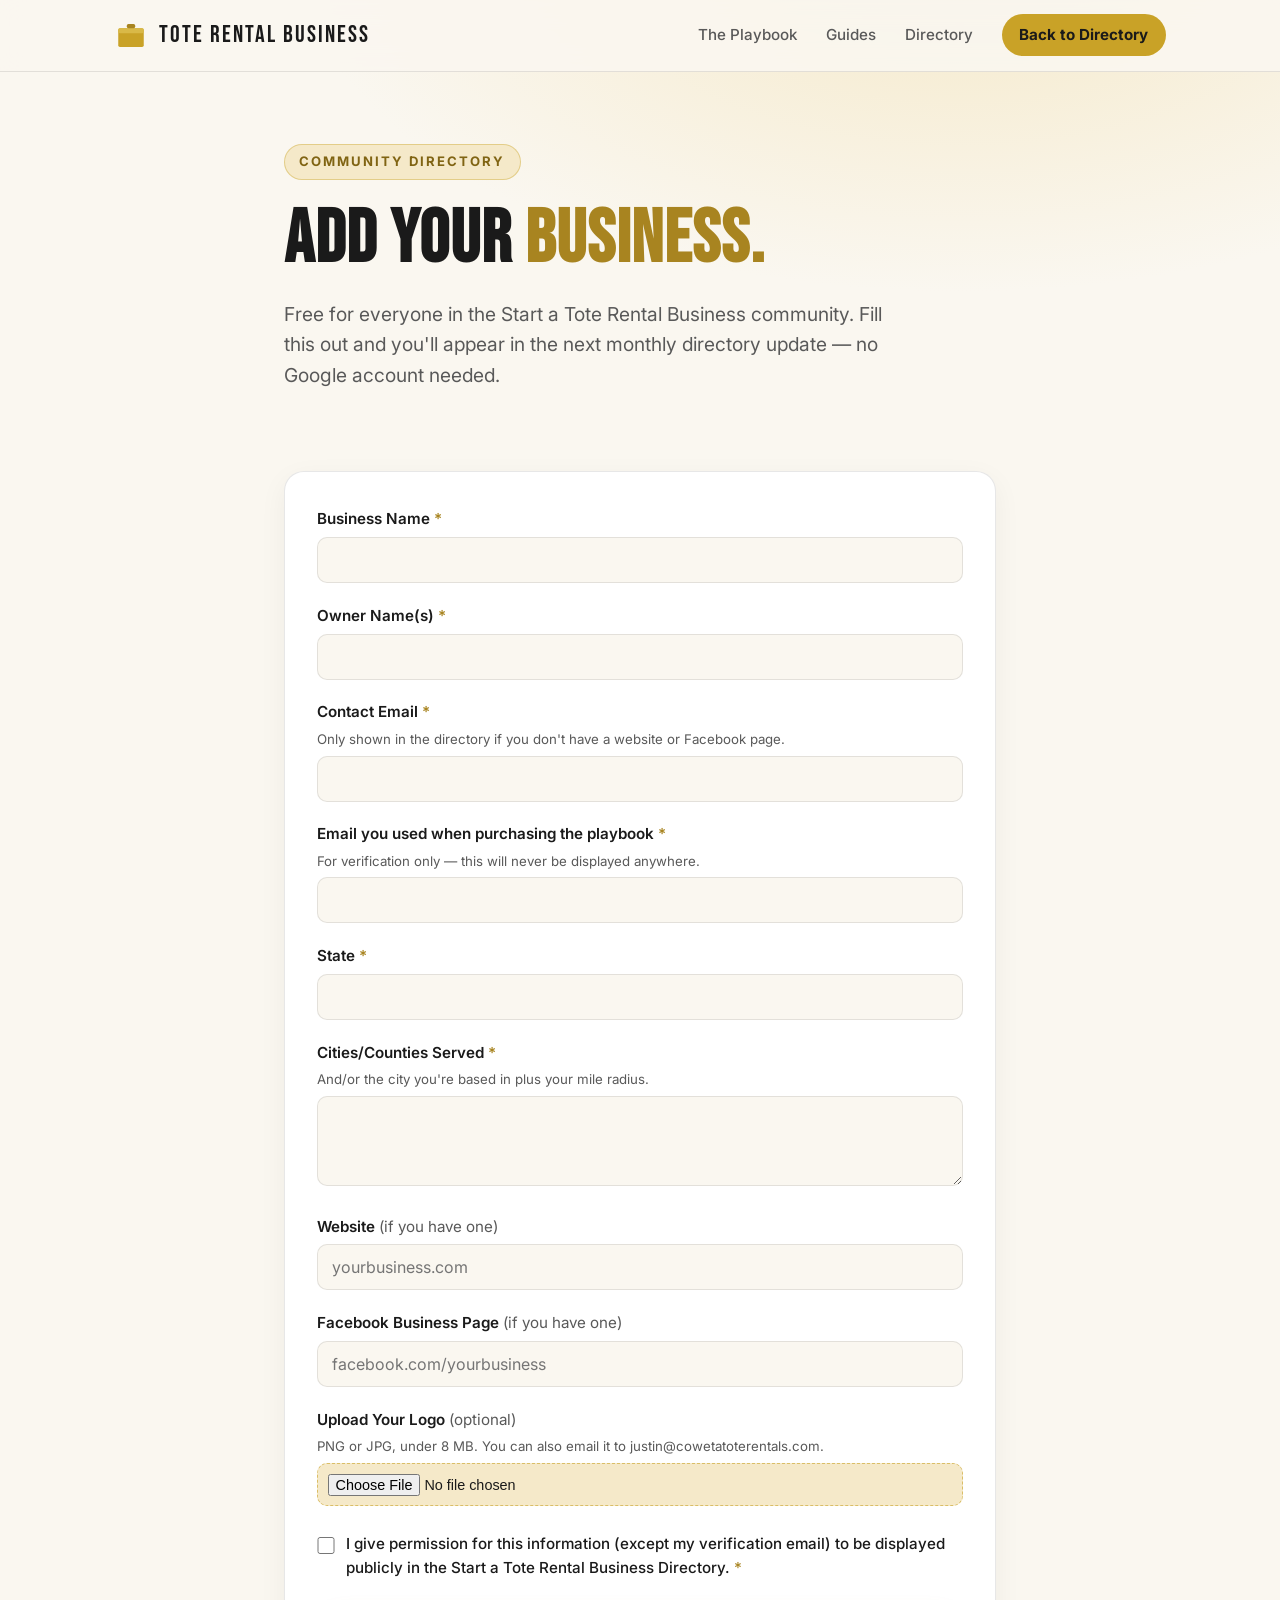
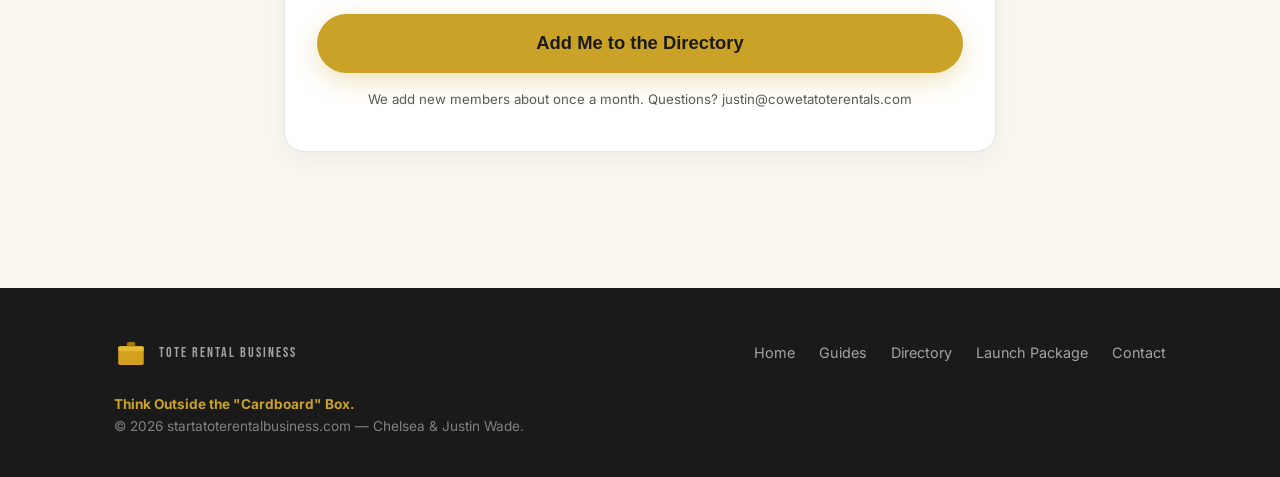
<file: directory/join/index.html>
<!DOCTYPE html>
<html lang="en">
<head>
<meta charset="UTF-8">
<meta name="viewport" content="width=device-width, initial-scale=1.0">
<title>Join the Tote Rental Business Directory</title>
<meta name="description" content="Add your tote rental business to the community directory — free for everyone who owns the Start a Tote Rental Business Playbook. No Google account needed.">
<link rel="canonical" href="https://startatoterentalbusiness.com/directory/join/">
<meta name="robots" content="noindex">
<link rel="preconnect" href="https://fonts.googleapis.com">
<link rel="preconnect" href="https://fonts.gstatic.com" crossorigin>
<link href="https://fonts.googleapis.com/css2?family=Bebas+Neue&family=Inter:wght@400;500;600;700&display=swap" rel="stylesheet">
<link rel="stylesheet" href="../../assets/site.css">
<style>
.form-card{background:var(--white);border:1px solid var(--line);border-radius:var(--radius-lg);padding:2.2rem 2rem;box-shadow:0 8px 28px rgba(26,26,26,0.05);margin:2rem 0 4rem;}
.form-card label{display:block;font-weight:600;font-size:.95rem;margin:1.3rem 0 .35rem;}
.form-card label:first-of-type{margin-top:0;}
.form-card .hint{font-size:.83rem;color:var(--gray);margin:-.1rem 0 .35rem;}
.form-card input[type=text],.form-card input[type=email],.form-card input[type=url],.form-card textarea{width:100%;padding:.75rem .9rem;border:1.5px solid var(--line);border-radius:10px;font-family:'Inter',sans-serif;font-size:1rem;background:var(--cream);color:var(--black);}
.form-card input:focus,.form-card textarea:focus{outline:none;border-color:var(--gold);background:#fff;}
.form-card textarea{min-height:90px;resize:vertical;}
.form-card input[type=file]{width:100%;padding:.6rem;border:1.5px dashed rgba(201,162,39,0.6);border-radius:10px;background:var(--light-gold);font-size:.9rem;}
.req{color:var(--gold-dark);}
.consent{display:flex;gap:.7rem;align-items:flex-start;margin:1.6rem 0;font-size:.95rem;}
.consent input{margin-top:.3rem;width:1.1rem;height:1.1rem;accent-color:var(--gold);flex:none;}
.form-card .btn{width:100%;justify-content:center;margin-top:.5rem;}
</style>
</head>
<body id="top">
<a class="skip-link" href="#main">Skip to content</a>

<nav id="nav">
  <div class="nav-inner">
    <a class="logo" href="/" aria-label="Start a Tote Rental Business home">
      <svg class="logo-mark" viewBox="0 0 40 40" fill="none" aria-hidden="true">
        <rect x="5" y="12" width="30" height="22" rx="2" fill="#C9A227"/>
        <rect x="5" y="12" width="30" height="6" rx="2" fill="#D9B948"/>
        <rect x="15" y="7" width="10" height="5" rx="2" fill="#A88420"/>
      </svg>
      <span>TOTE RENTAL BUSINESS</span>
    </a>
    <div class="nav-links">
      <a href="/#inside">The Playbook</a>
      <a href="/blog/">Guides</a>
      <a href="/directory/">Directory</a>
      <a class="nav-cta" href="/directory/">Back to Directory</a>
    </div>
  </div>
</nav>

<main id="main">
<header class="hero" style="padding-bottom:1rem;">
  <div class="wrap-narrow">
    <span class="eyebrow">Community Directory</span>
    <h1>Add Your <span class="gold">Business.</span></h1>
    <p class="sub">Free for everyone in the Start a Tote Rental Business community. Fill this out and you'll appear in the next monthly directory update — no Google account needed.</p>
  </div>
</header>

<section style="padding-top:0;">
  <div class="wrap-narrow">
    <div class="form-card">
      <form name="directory-join" method="POST" action="/directory/join/thanks/" enctype="multipart/form-data" data-netlify="true" data-netlify-honeypot="bot-field">
        <input type="hidden" name="form-name" value="directory-join">
        <p style="display:none;"><label>Don't fill this out: <input name="bot-field"></label></p>

        <label for="business">Business Name <span class="req">*</span></label>
        <input type="text" id="business" name="business" required>

        <label for="owner">Owner Name(s) <span class="req">*</span></label>
        <input type="text" id="owner" name="owner" required>

        <label for="email">Contact Email <span class="req">*</span></label>
        <p class="hint">Only shown in the directory if you don't have a website or Facebook page.</p>
        <input type="email" id="email" name="email" required>

        <label for="purchase-email">Email you used when purchasing the playbook <span class="req">*</span></label>
        <p class="hint">For verification only — this will never be displayed anywhere.</p>
        <input type="email" id="purchase-email" name="purchase-email" required>

        <label for="state">State <span class="req">*</span></label>
        <input type="text" id="state" name="state" required>

        <label for="area">Cities/Counties Served <span class="req">*</span></label>
        <p class="hint">And/or the city you're based in plus your mile radius.</p>
        <textarea id="area" name="area" required></textarea>

        <label for="website">Website <span style="font-weight:400;color:var(--gray);">(if you have one)</span></label>
        <input type="text" id="website" name="website" placeholder="yourbusiness.com">

        <label for="facebook">Facebook Business Page <span style="font-weight:400;color:var(--gray);">(if you have one)</span></label>
        <input type="text" id="facebook" name="facebook" placeholder="facebook.com/yourbusiness">

        <label for="logo">Upload Your Logo <span style="font-weight:400;color:var(--gray);">(optional)</span></label>
        <p class="hint">PNG or JPG, under 8&nbsp;MB. You can also email it to justin@cowetatoterentals.com.</p>
        <input type="file" id="logo" name="logo" accept="image/png,image/jpeg,image/webp">

        <div class="consent">
          <input type="checkbox" id="consent" name="consent" value="Yes" required>
          <label for="consent" style="margin:0;font-weight:500;">I give permission for this information (except my verification email) to be displayed publicly in the Start a Tote Rental Business Directory. <span class="req">*</span></label>
        </div>

        <button class="btn btn-big" type="submit">Add Me to the Directory</button>
        <p class="hint" style="margin-top:1rem;text-align:center;">We add new members about once a month. Questions? justin@cowetatoterentals.com</p>
      </form>
    </div>
  </div>
</section>
</main>

<footer>
  <div class="wrap">
    <div class="foot-inner">
      <a class="logo" href="/"><svg class="logo-mark" viewBox="0 0 40 40" fill="none" aria-hidden="true"><rect x="5" y="12" width="30" height="22" rx="2" fill="#D4A020"/><rect x="5" y="12" width="30" height="6" rx="2" fill="#E8B830"/><rect x="15" y="7" width="10" height="5" rx="2" fill="#A07A10"/></svg><span>TOTE RENTAL BUSINESS</span></a>
      <div class="foot-links">
        <a href="/">Home</a>
        <a href="/blog/">Guides</a>
        <a href="/directory/">Directory</a>
        <a href="/launch-package.html">Launch Package</a>
        <a href="mailto:justin@cowetatoterentals.com">Contact</a>
      </div>
    </div>
    <p class="copy"><strong style="color:var(--gold);">Think Outside the "Cardboard" Box.</strong><br>&copy; <span id="year">2026</span> startatoterentalbusiness.com — Chelsea &amp; Justin Wade.</p>
  </div>
</footer>

<script>
var nav=document.getElementById('nav');
window.addEventListener('scroll',function(){nav.classList.toggle('scrolled',window.scrollY>20);});
document.getElementById('year').textContent=new Date().getFullYear();
</script>
</body>
</html>
</file>
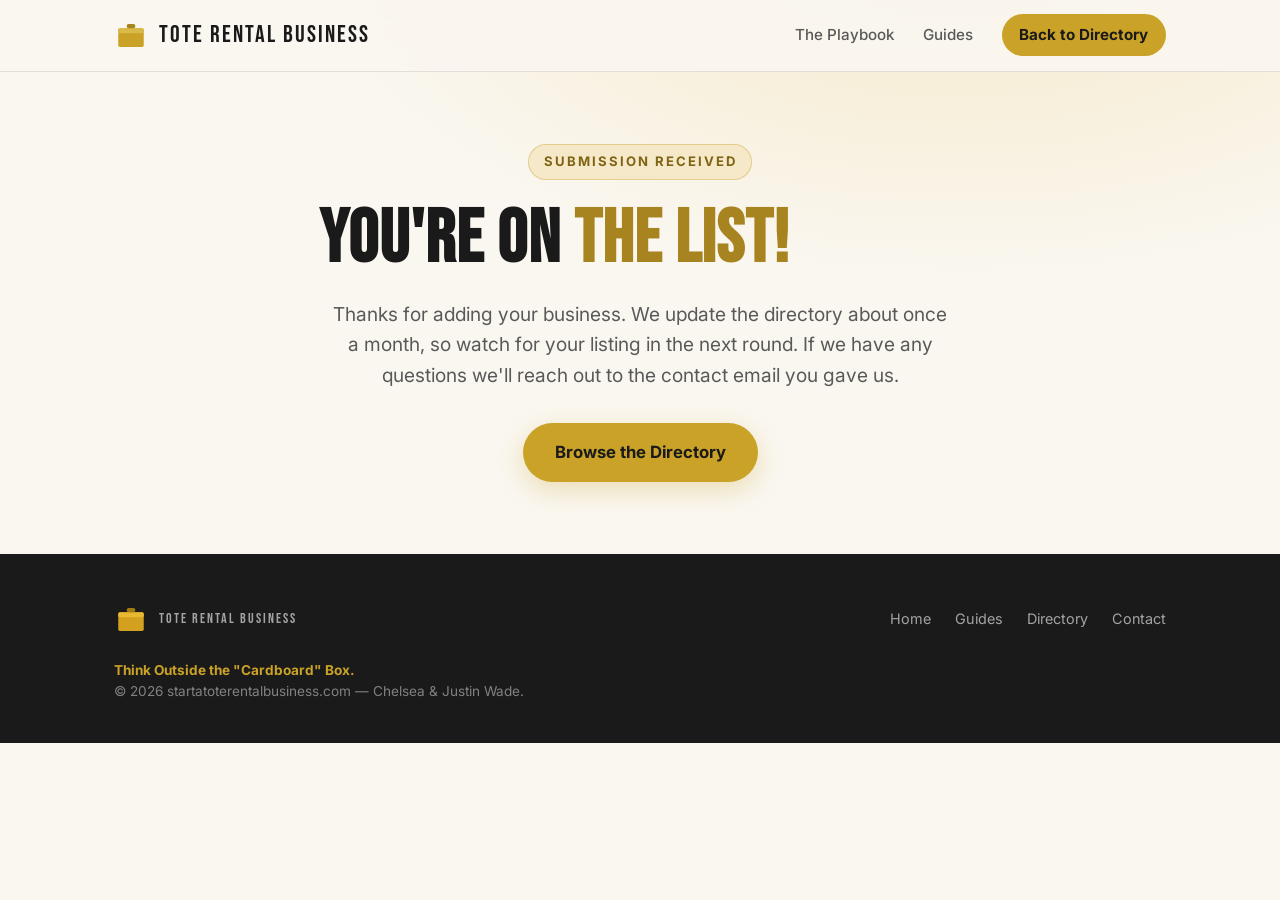
<file: directory/join/thanks/index.html>
<!DOCTYPE html>
<html lang="en">
<head>
<meta charset="UTF-8">
<meta name="viewport" content="width=device-width, initial-scale=1.0">
<title>You're In! — Tote Rental Business Directory</title>
<meta name="robots" content="noindex">
<link rel="preconnect" href="https://fonts.googleapis.com">
<link rel="preconnect" href="https://fonts.gstatic.com" crossorigin>
<link href="https://fonts.googleapis.com/css2?family=Bebas+Neue&family=Inter:wght@400;500;600;700&display=swap" rel="stylesheet">
<link rel="stylesheet" href="../../../assets/site.css">
</head>
<body id="top">

<nav id="nav">
  <div class="nav-inner">
    <a class="logo" href="/" aria-label="Start a Tote Rental Business home">
      <svg class="logo-mark" viewBox="0 0 40 40" fill="none" aria-hidden="true">
        <rect x="5" y="12" width="30" height="22" rx="2" fill="#C9A227"/>
        <rect x="5" y="12" width="30" height="6" rx="2" fill="#D9B948"/>
        <rect x="15" y="7" width="10" height="5" rx="2" fill="#A88420"/>
      </svg>
      <span>TOTE RENTAL BUSINESS</span>
    </a>
    <div class="nav-links">
      <a href="/#inside">The Playbook</a>
      <a href="/blog/">Guides</a>
      <a class="nav-cta" href="/directory/">Back to Directory</a>
    </div>
  </div>
</nav>

<main id="main">
<header class="hero" style="min-height:60vh;">
  <div class="wrap-narrow" style="text-align:center;">
    <span class="eyebrow">Submission received</span>
    <h1>You're On <span class="gold">The List!</span></h1>
    <p class="sub" style="margin:0 auto 2rem;">Thanks for adding your business. We update the directory about once a month, so watch for your listing in the next round. If we have any questions we'll reach out to the contact email you gave us.</p>
    <a class="btn" href="/directory/">Browse the Directory</a>
  </div>
</header>
</main>

<footer>
  <div class="wrap">
    <div class="foot-inner">
      <a class="logo" href="/"><svg class="logo-mark" viewBox="0 0 40 40" fill="none" aria-hidden="true"><rect x="5" y="12" width="30" height="22" rx="2" fill="#D4A020"/><rect x="5" y="12" width="30" height="6" rx="2" fill="#E8B830"/><rect x="15" y="7" width="10" height="5" rx="2" fill="#A07A10"/></svg><span>TOTE RENTAL BUSINESS</span></a>
      <div class="foot-links">
        <a href="/">Home</a>
        <a href="/blog/">Guides</a>
        <a href="/directory/">Directory</a>
        <a href="mailto:justin@cowetatoterentals.com">Contact</a>
      </div>
    </div>
    <p class="copy"><strong style="color:var(--gold);">Think Outside the "Cardboard" Box.</strong><br>&copy; 2026 startatoterentalbusiness.com — Chelsea &amp; Justin Wade.</p>
  </div>
</footer>

<script>
var nav=document.getElementById('nav');
window.addEventListener('scroll',function(){nav.classList.toggle('scrolled',window.scrollY>20);});
</script>
</body>
</html>
</file>
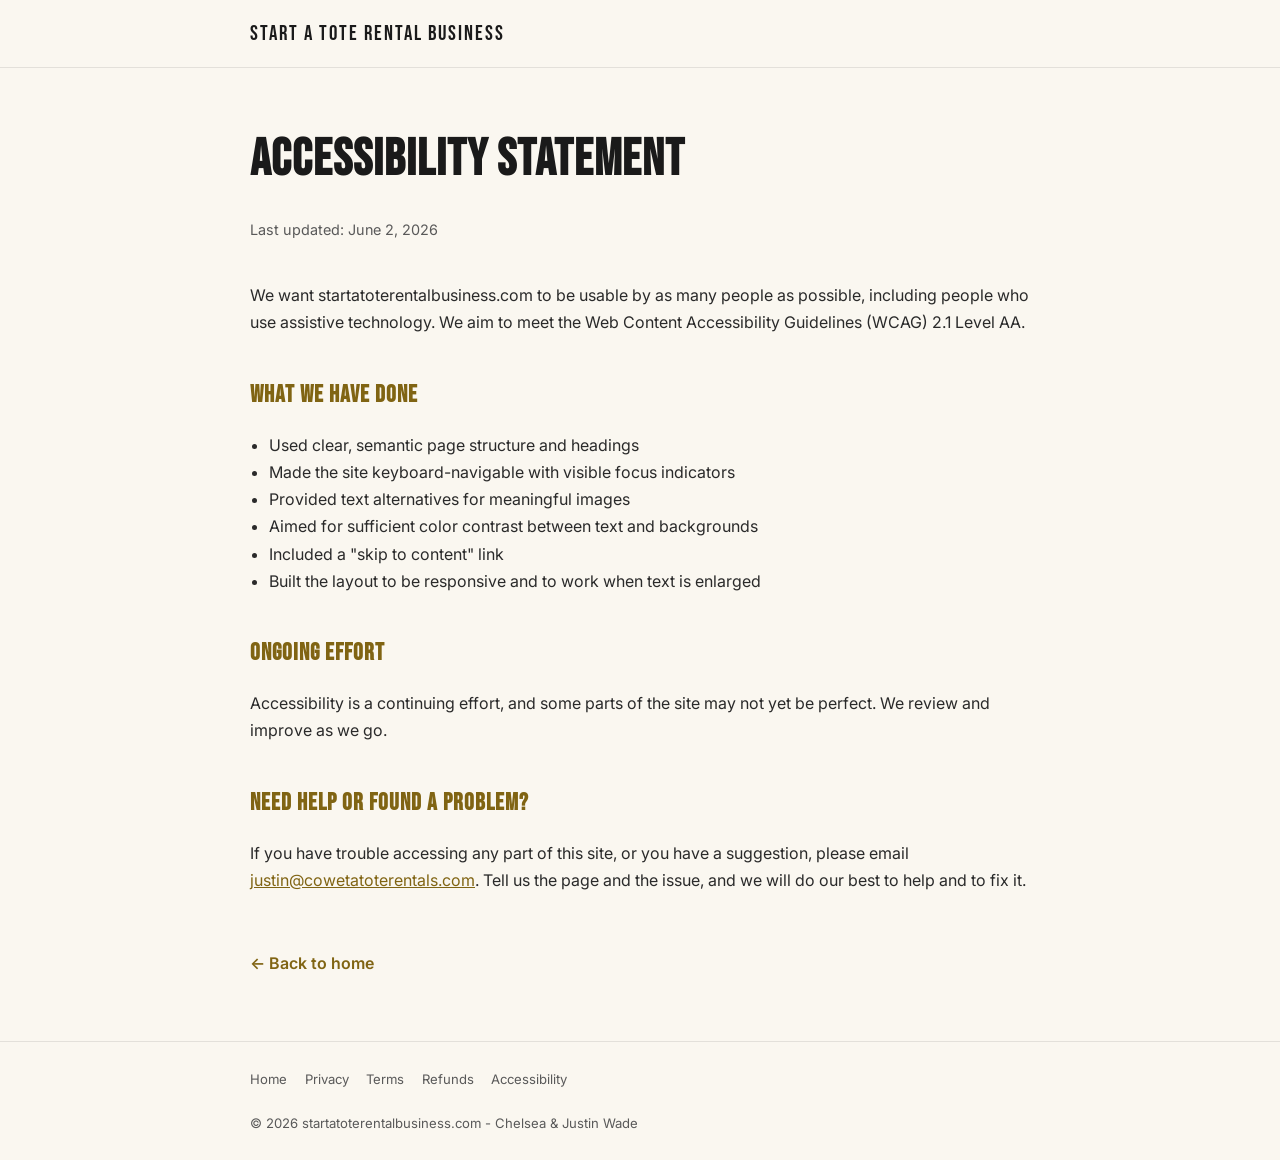
<file: accessibility.html>
<!DOCTYPE html>
<html lang="en">
<head>
<meta charset="UTF-8">
<meta name="viewport" content="width=device-width, initial-scale=1.0">
<title>Accessibility | Start a Tote Rental Business</title>
<meta name="robots" content="noindex">
<link rel="preconnect" href="https://fonts.googleapis.com">
<link rel="preconnect" href="https://fonts.gstatic.com" crossorigin>
<link href="https://fonts.googleapis.com/css2?family=Bebas+Neue&family=Inter:wght@400;500;600;700&display=swap" rel="stylesheet">
<style>
body{font-family:'Inter',sans-serif;color:#1A1A1A;background:#FAF7F0;line-height:1.7;margin:0;}
.bar{background:rgba(250,247,240,0.95);backdrop-filter:blur(10px);border-bottom:1px solid rgba(26,26,26,0.1);position:sticky;top:0;z-index:10;}
.bar .wrap{max-width:780px;margin:0 auto;padding:1rem 1.5rem;}
.bar a.home{font-family:'Bebas Neue',sans-serif;letter-spacing:2px;color:#1A1A1A;text-decoration:none;font-size:1.3rem;}
main{max-width:780px;margin:0 auto;padding:3rem 1.5rem 4rem;}
h1{font-family:'Bebas Neue',sans-serif;font-size:clamp(2.2rem,6vw,3.2rem);letter-spacing:1px;text-transform:uppercase;margin:0 0 .4rem;}
.updated{color:#595959;font-size:.9rem;margin-bottom:2.5rem;}
h2{font-family:'Bebas Neue',sans-serif;font-size:1.5rem;letter-spacing:1px;text-transform:uppercase;color:#806413;margin:2.4rem 0 .6rem;}
p,li{color:#2a2a2a;}
a{color:#806413;}
ul{padding-left:1.2rem;}
.back{display:inline-block;margin-top:2.5rem;color:#806413;text-decoration:none;font-weight:600;}
footer{border-top:1px solid rgba(26,26,26,0.1);}
footer .wrap{max-width:780px;margin:0 auto;padding:1.6rem 1.5rem;font-size:.82rem;color:#595959;}
footer a{color:#595959;margin-right:1.1rem;text-decoration:none;}
footer a:hover{color:#806413;}
:focus-visible{outline:3px solid #C9A227;outline-offset:2px;}
</style>
</head>
<body>
<header class="bar"><div class="wrap"><a class="home" href="index.html">START A TOTE RENTAL BUSINESS</a></div></header>
<main>
  <h1>Accessibility Statement</h1>
  <p class="updated">Last updated: June 2, 2026</p>

  <p>We want startatoterentalbusiness.com to be usable by as many people as possible, including people who use assistive technology. We aim to meet the Web Content Accessibility Guidelines (WCAG) 2.1 Level AA.</p>

  <h2>What we have done</h2>
  <ul>
    <li>Used clear, semantic page structure and headings</li>
    <li>Made the site keyboard-navigable with visible focus indicators</li>
    <li>Provided text alternatives for meaningful images</li>
    <li>Aimed for sufficient color contrast between text and backgrounds</li>
    <li>Included a "skip to content" link</li>
    <li>Built the layout to be responsive and to work when text is enlarged</li>
  </ul>

  <h2>Ongoing effort</h2>
  <p>Accessibility is a continuing effort, and some parts of the site may not yet be perfect. We review and improve as we go.</p>

  <h2>Need help or found a problem?</h2>
  <p>If you have trouble accessing any part of this site, or you have a suggestion, please email <a href="mailto:justin@cowetatoterentals.com">justin@cowetatoterentals.com</a>. Tell us the page and the issue, and we will do our best to help and to fix it.</p>

  <a class="back" href="index.html">&larr; Back to home</a>
</main>
<footer><div class="wrap">
  <a href="index.html">Home</a><a href="privacy.html">Privacy</a><a href="terms.html">Terms</a><a href="refund.html">Refunds</a><a href="accessibility.html">Accessibility</a><br><br>
  &copy; 2026 startatoterentalbusiness.com - Chelsea &amp; Justin Wade
</div></footer>
</body>
</html>
</file>
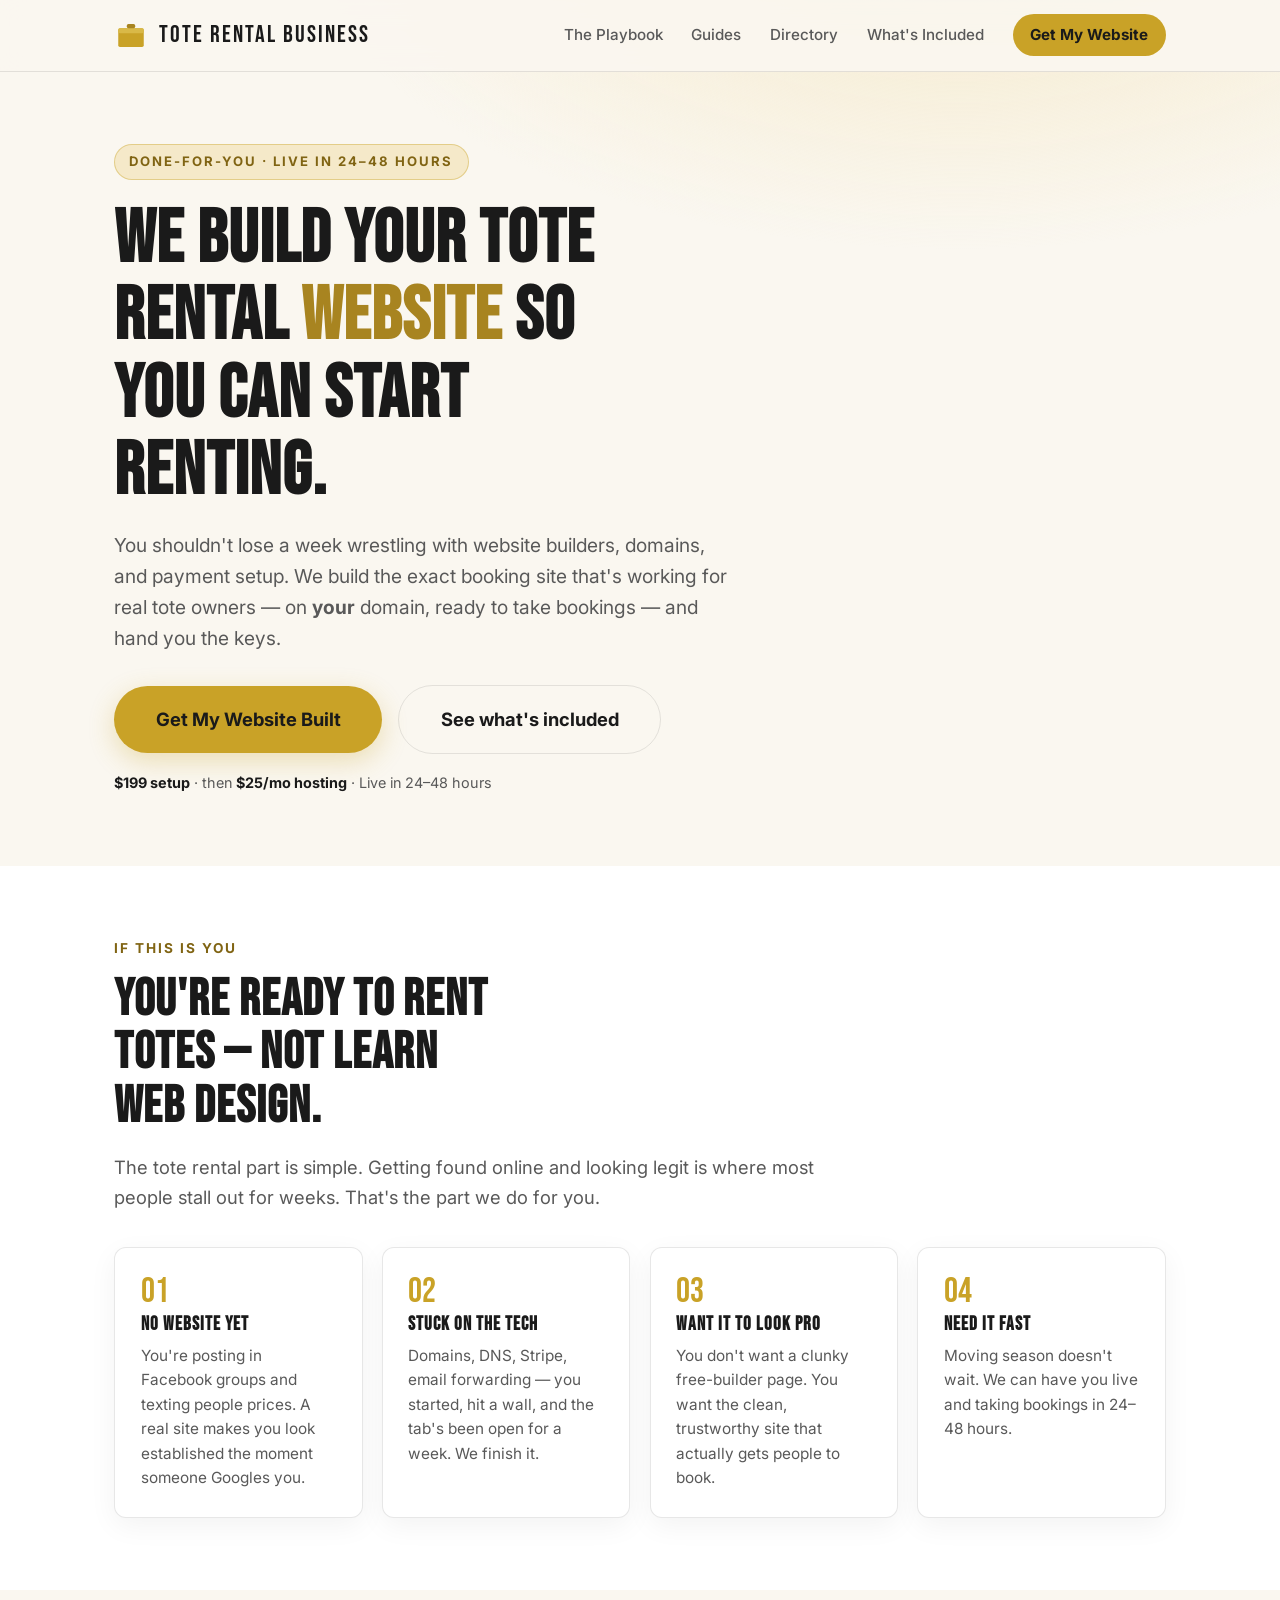
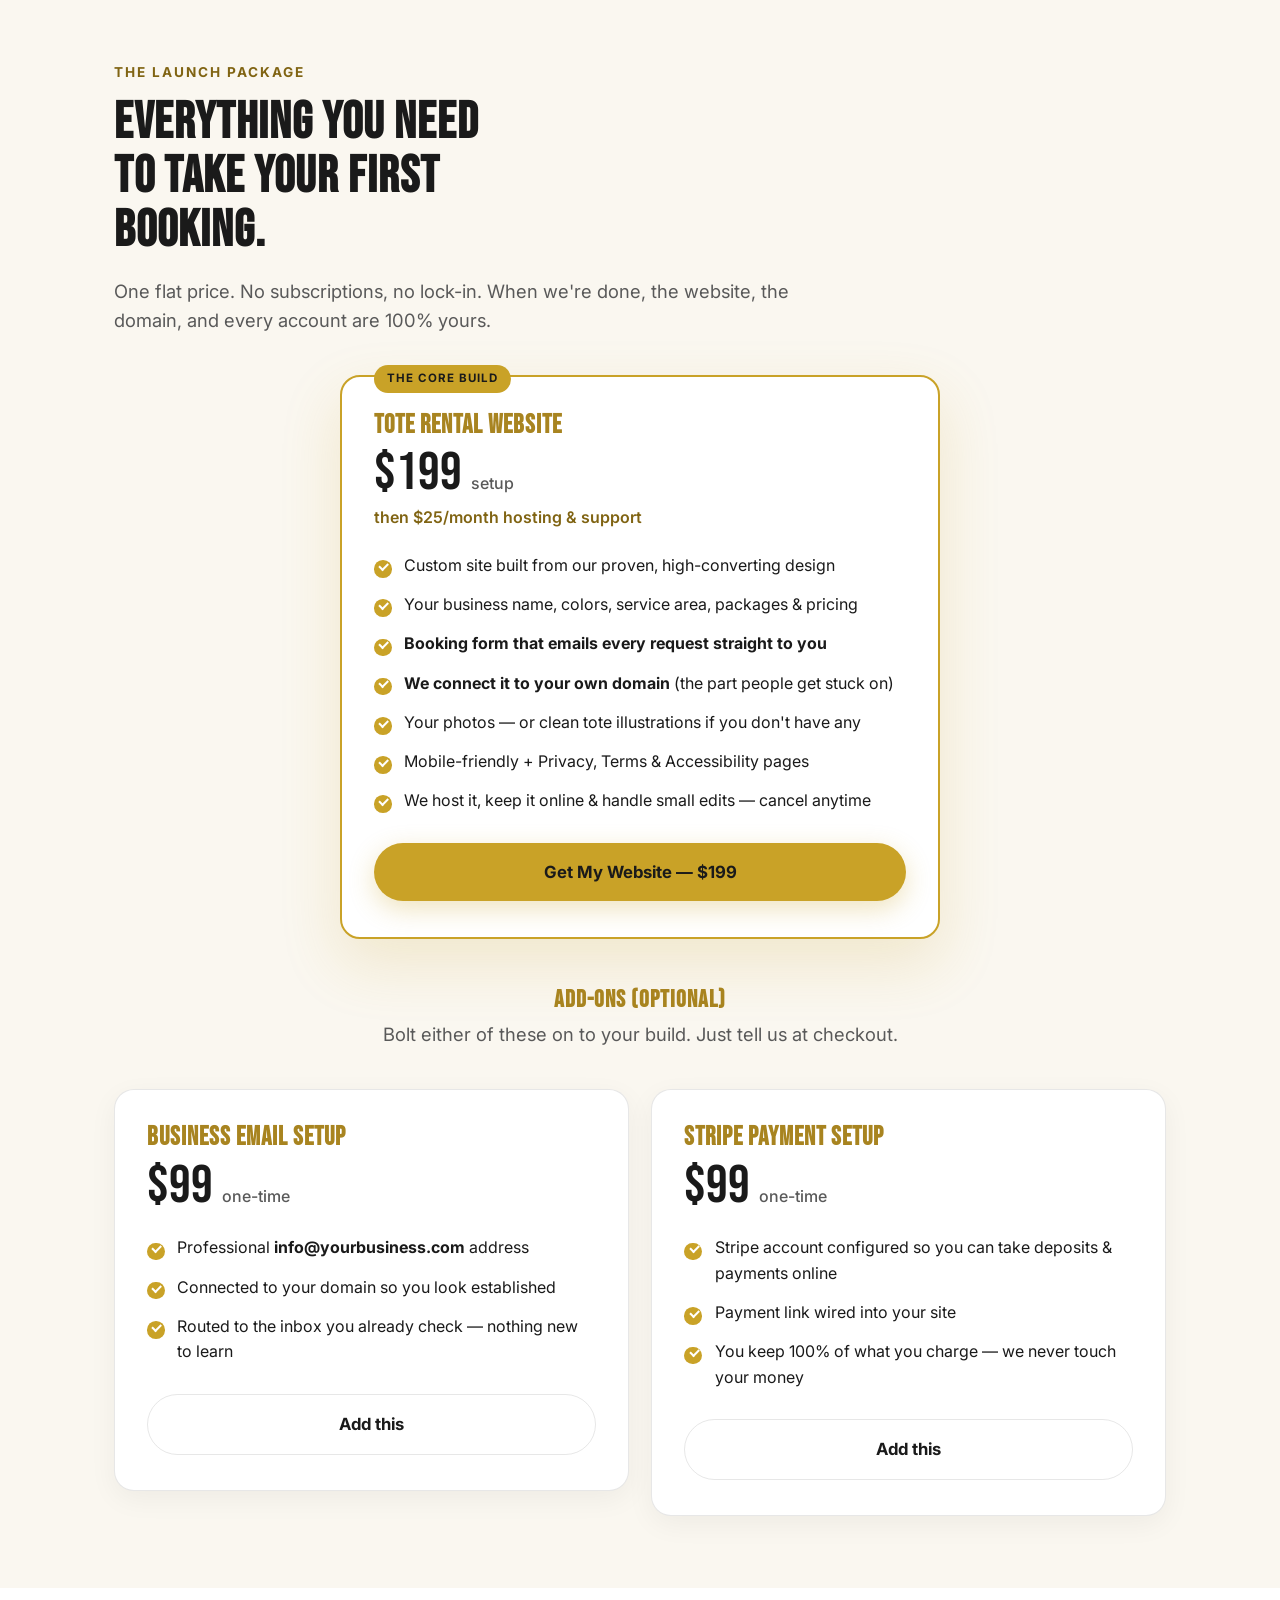
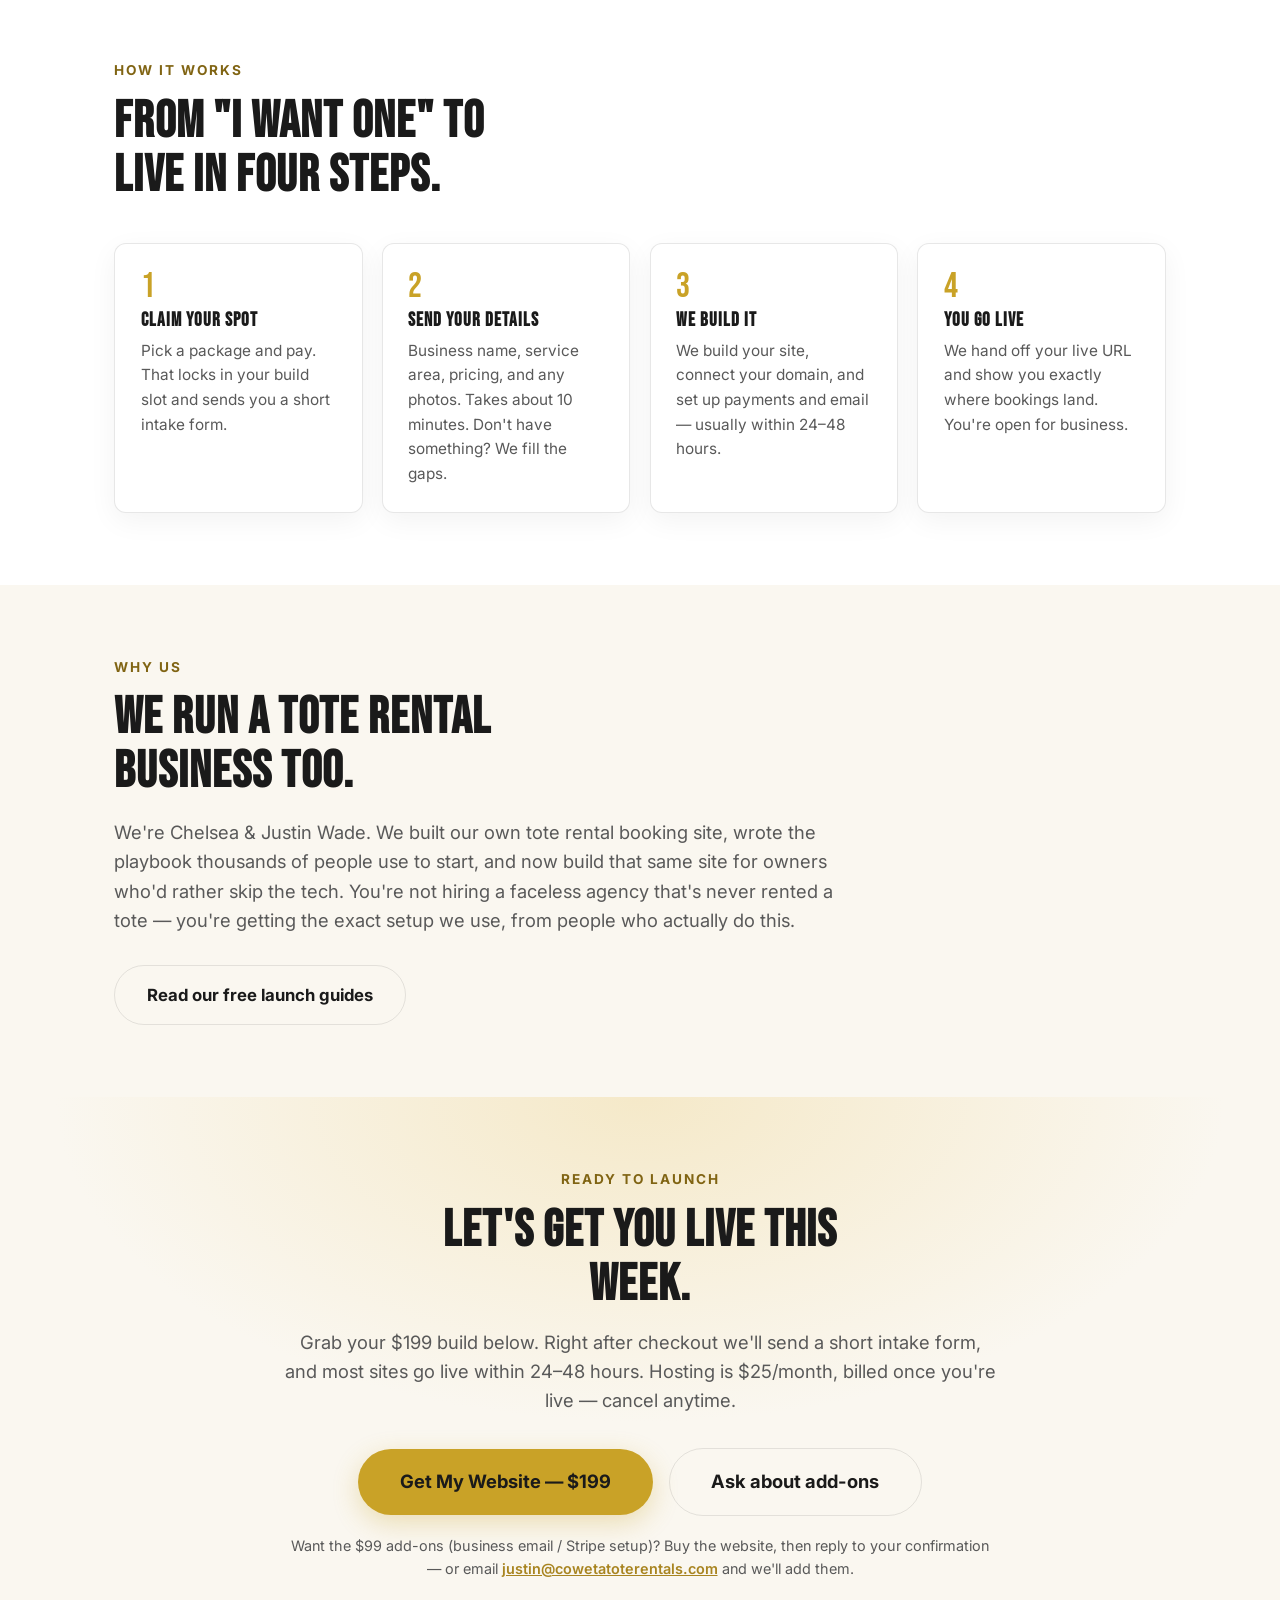
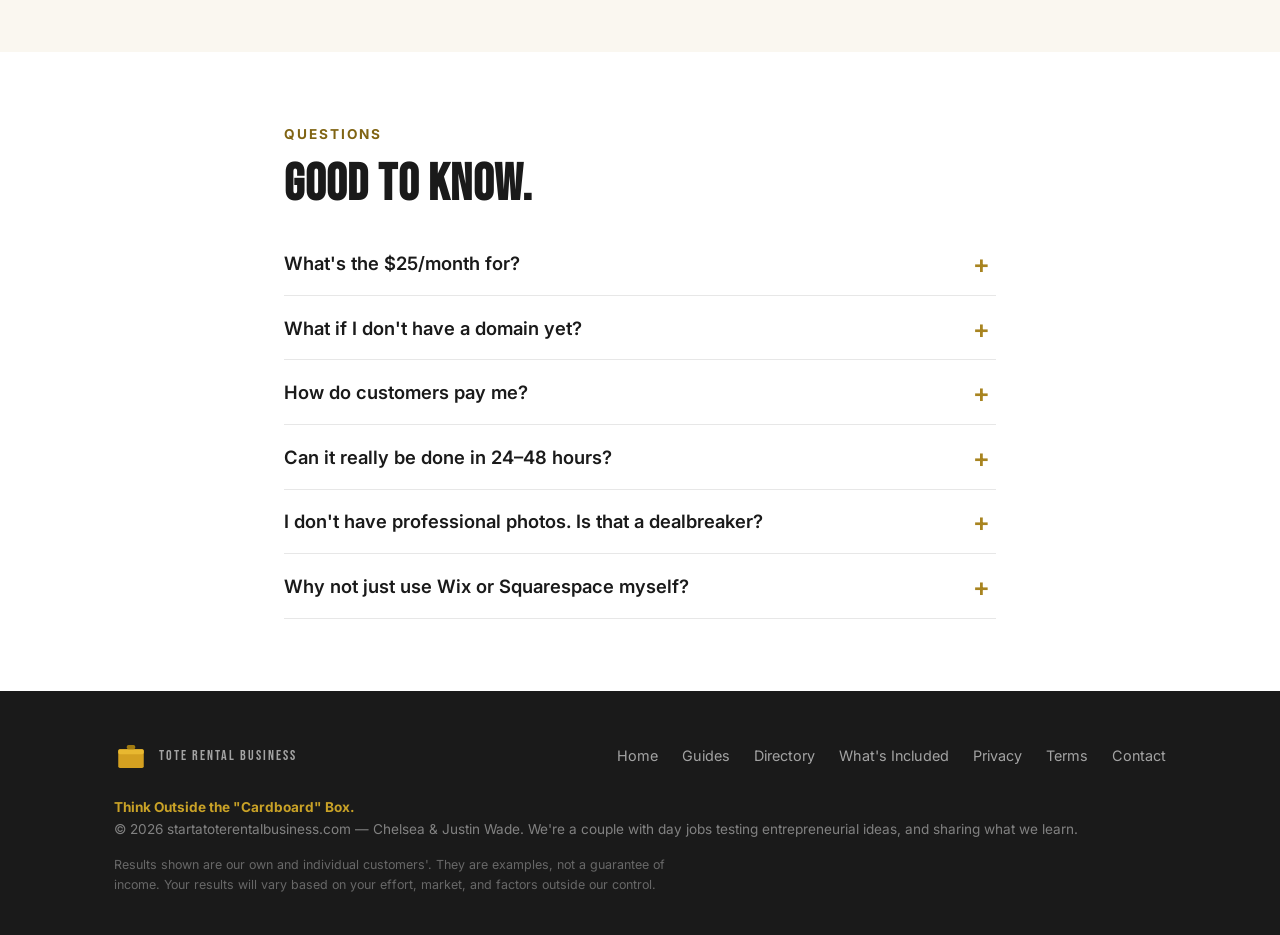
<file: launch-package.html>
<!DOCTYPE html>
<html lang="en">
<head>
<meta charset="UTF-8">
<meta name="viewport" content="width=device-width, initial-scale=1.0">
<title>Tote Rental Website — Done For You in 24–48 Hours | Launch Package</title>
<meta name="description" content="We build your tote rental booking website on your own domain, with a booking form that emails you — live in 24–48 hours. $199 setup plus $25/month hosting, with optional business email and Stripe setup.">
<meta name="keywords" content="tote rental website, done for you tote rental website, tote rental booking site, build a tote rental website, tote rental business website, hire someone to build tote rental website">
<link rel="canonical" href="https://startatoterentalbusiness.com/launch-package.html">

<!-- Open Graph -->
<meta property="og:type" content="website">
<meta property="og:title" content="Done-For-You Tote Rental Website — Live in 24–48 Hours">
<meta property="og:description" content="We build your booking website on your own domain, live in 24–48 hours. $199 setup plus $25/month hosting, with optional business email and Stripe setup.">
<meta property="og:url" content="https://startatoterentalbusiness.com/launch-package.html">

<!-- Service schema for rich results -->
<script type="application/ld+json">
{
  "@context":"https://schema.org",
  "@type":"Service",
  "name":"Done-For-You Tote Rental Website",
  "serviceType":"Website design and launch for tote rental businesses",
  "provider":{"@type":"Organization","name":"Start a Tote Rental Business","url":"https://startatoterentalbusiness.com"},
  "areaServed":"US",
  "description":"We build a booking-ready tote rental website on your own domain with a booking form that emails you. Optional add-ons: professional business email setup and Stripe payment setup. Live in 24–48 hours.",
  "offers":[
    {"@type":"Offer","name":"Tote Rental Website","price":"199","priceCurrency":"USD"},
    {"@type":"Offer","name":"Business Email Setup (add-on)","price":"99","priceCurrency":"USD"},
    {"@type":"Offer","name":"Stripe Payment Setup (add-on)","price":"99","priceCurrency":"USD"}
  ]
}
</script>

<link rel="preconnect" href="https://fonts.googleapis.com">
<link rel="preconnect" href="https://fonts.gstatic.com" crossorigin>
<link href="https://fonts.googleapis.com/css2?family=Bebas+Neue&family=Inter:wght@400;500;600;700&display=swap" rel="stylesheet">
<link rel="stylesheet" href="assets/site.css">
</head>
<body id="top">
<a class="skip-link" href="#main">Skip to content</a>

<!-- ══ NAV ══ -->
<nav id="nav">
  <div class="nav-inner">
    <a class="logo" href="/" aria-label="Start a Tote Rental Business home">
      <svg class="logo-mark" viewBox="0 0 40 40" fill="none" aria-hidden="true">
        <rect x="5" y="12" width="30" height="22" rx="2" fill="#C9A227"/>
        <rect x="5" y="12" width="30" height="6" rx="2" fill="#D9B948"/>
        <rect x="15" y="7" width="10" height="5" rx="2" fill="#A88420"/>
      </svg>
      <span>TOTE RENTAL BUSINESS</span>
    </a>
    <div class="nav-links">
      <a href="/#inside">The Playbook</a>
      <a href="/blog/">Guides</a>
      <a href="/directory/">Directory</a>
      <a href="#whats-included">What's Included</a>
      <a class="nav-cta" href="#get-started">Get My Website</a>
    </div>
  </div>
</nav>

<main id="main">

<!-- ══ HERO ══ -->
<header class="hero">
  <div class="wrap">
    <span class="eyebrow">Done-for-you · Live in 24–48 hours</span>
    <h1>We Build Your Tote Rental <span class="gold">Website</span> So You Can Start Renting.</h1>
    <p class="sub">You shouldn't lose a week wrestling with website builders, domains, and payment setup. We build the exact booking site that's working for real tote owners — on <strong>your</strong> domain, ready to take bookings — and hand you the keys.</p>
    <div class="hero-cta">
      <a class="btn btn-big" href="#get-started">Get My Website Built</a>
      <a class="btn btn-ghost btn-big" href="#whats-included">See what's included</a>
    </div>
    <p class="hero-note"><strong>$199 setup</strong> · then <strong>$25/mo hosting</strong> · Live in 24–48 hours</p>
  </div>
</header>

<!-- ══ PROBLEM / WHO ══ -->
<section class="white">
  <div class="wrap">
    <p class="sec-eyebrow">If this is you</p>
    <h2 class="sec-title">You're ready to rent totes — not learn web design.</h2>
    <p class="lead">The tote rental part is simple. Getting found online and looking legit is where most people stall out for weeks. That's the part we do for you.</p>
    <div class="steps" style="margin-top:2.2rem;">
      <div class="step"><div class="n">01</div><h3>No website yet</h3><p>You're posting in Facebook groups and texting people prices. A real site makes you look established the moment someone Googles you.</p></div>
      <div class="step"><div class="n">02</div><h3>Stuck on the tech</h3><p>Domains, DNS, Stripe, email forwarding — you started, hit a wall, and the tab's been open for a week. We finish it.</p></div>
      <div class="step"><div class="n">03</div><h3>Want it to look pro</h3><p>You don't want a clunky free-builder page. You want the clean, trustworthy site that actually gets people to book.</p></div>
      <div class="step"><div class="n">04</div><h3>Need it fast</h3><p>Moving season doesn't wait. We can have you live and taking bookings in 24–48 hours.</p></div>
    </div>
  </div>
</section>

<!-- ══ WHAT'S INCLUDED / PRICING ══ -->
<section id="whats-included" class="cream">
  <div class="wrap">
    <p class="sec-eyebrow">The Launch Package</p>
    <h2 class="sec-title">Everything you need to take your first booking.</h2>
    <p class="lead">One flat price. No subscriptions, no lock-in. When we're done, the website, the domain, and every account are 100% yours.</p>

    <div class="tiers" style="grid-template-columns:1fr;max-width:600px;margin-left:auto;margin-right:auto;">
      <div class="tier featured">
        <span class="tag">The core build</span>
        <h3>Tote Rental Website</h3>
        <div class="price">$199 <small>setup</small></div>
        <p style="font-weight:600;color:var(--gold-text);margin:.3rem 0 0;">then $25/month hosting &amp; support</p>
        <ul class="ck">
          <li>Custom site built from our proven, high-converting design</li>
          <li>Your business name, colors, service area, packages &amp; pricing</li>
          <li><strong>Booking form that emails every request straight to you</strong></li>
          <li><strong>We connect it to your own domain</strong> (the part people get stuck on)</li>
          <li>Your photos — or clean tote illustrations if you don't have any</li>
          <li>Mobile-friendly + Privacy, Terms &amp; Accessibility pages</li>
          <li>We host it, keep it online &amp; handle small edits — cancel anytime</li>
        </ul>
        <a class="btn" href="https://buy.stripe.com/00w7sL2267ZJdPV0W0awo09">Get My Website — $199</a>
      </div>
    </div>

    <h3 style="font-size:1.5rem;color:var(--gold-dark);text-align:center;margin:3rem 0 0;">Add-ons (optional)</h3>
    <p class="lead" style="text-align:center;margin:.5rem auto 0;">Bolt either of these on to your build. Just tell us at checkout.</p>
    <div class="tiers">
      <div class="tier">
        <h3>Business Email Setup</h3>
        <div class="price">$99 <small>one-time</small></div>
        <ul class="ck">
          <li>Professional <strong>info@yourbusiness.com</strong> address</li>
          <li>Connected to your domain so you look established</li>
          <li>Routed to the inbox you already check — nothing new to learn</li>
        </ul>
        <a class="btn btn-ghost" href="#get-started">Add this</a>
      </div>
      <div class="tier">
        <h3>Stripe Payment Setup</h3>
        <div class="price">$99 <small>one-time</small></div>
        <ul class="ck">
          <li>Stripe account configured so you can take deposits &amp; payments online</li>
          <li>Payment link wired into your site</li>
          <li>You keep 100% of what you charge — we never touch your money</li>
        </ul>
        <a class="btn btn-ghost" href="#get-started">Add this</a>
      </div>
    </div>
  </div>
</section>

<!-- ══ HOW IT WORKS ══ -->
<section class="white">
  <div class="wrap">
    <p class="sec-eyebrow">How it works</p>
    <h2 class="sec-title">From "I want one" to live in four steps.</h2>
    <div class="steps">
      <div class="step"><div class="n">1</div><h3>Claim your spot</h3><p>Pick a package and pay. That locks in your build slot and sends you a short intake form.</p></div>
      <div class="step"><div class="n">2</div><h3>Send your details</h3><p>Business name, service area, pricing, and any photos. Takes about 10 minutes. Don't have something? We fill the gaps.</p></div>
      <div class="step"><div class="n">3</div><h3>We build it</h3><p>We build your site, connect your domain, and set up payments and email — usually within 24–48 hours.</p></div>
      <div class="step"><div class="n">4</div><h3>You go live</h3><p>We hand off your live URL and show you exactly where bookings land. You're open for business.</p></div>
    </div>
  </div>
</section>

<!-- ══ WHY US ══ -->
<section class="cream">
  <div class="wrap">
    <p class="sec-eyebrow">Why us</p>
    <h2 class="sec-title">We run a tote rental business too.</h2>
    <p class="lead">We're Chelsea &amp; Justin Wade. We built our own tote rental booking site, wrote the playbook thousands of people use to start, and now build that same site for owners who'd rather skip the tech. You're not hiring a faceless agency that's never rented a tote — you're getting the exact setup we use, from people who actually do this.</p>
    <div style="margin-top:1.8rem;"><a class="btn btn-ghost" href="/blog/">Read our free launch guides</a></div>
  </div>
</section>

<!-- ══ GET STARTED ══ -->
<section id="get-started" class="offer">
  <div class="wrap-narrow">
    <p class="sec-eyebrow">Ready to launch</p>
    <h2 class="sec-title" style="margin:0 auto 1rem;">Let's get you live this week.</h2>
    <p class="lead" style="margin:0 auto 2rem;">Grab your $199 build below. Right after checkout we'll send a short intake form, and most sites go live within 24–48 hours. Hosting is $25/month, billed once you're live — cancel anytime.</p>
    <!--
      ▸▸ STRIPE: $199 button uses your live Payment Link. When you create separate links
         for the $99 Business Email and $99 Stripe Setup add-ons, send them and we'll make
         those one-click too. For now add-ons are handled via the email button below. ◂◂
    -->
    <div class="hero-cta" style="justify-content:center;">
      <a class="btn btn-big" href="https://buy.stripe.com/00w7sL2267ZJdPV0W0awo09">Get My Website — $199</a>
      <a class="btn btn-ghost btn-big" href="mailto:justin@cowetatoterentals.com?subject=Tote%20Rental%20Website%20%2B%20Add-ons&body=Hi%20Chelsea%20%26%20Justin%2C%20I'd%20like%20a%20done-for-you%20tote%20rental%20website.%0A%0ABusiness%20name%3A%20%0AService%20area%20(city%2Fstate)%3A%20%0ADo%20you%20have%20a%20domain%20yet%3F%3A%20%0AAdd-ons%20I%20want%3A%20Business%20email%20(%2B%2499)%20%2F%20Stripe%20setup%20(%2B%2499)%0A%0AThanks!">Ask about add-ons</a>
    </div>
    <p class="hero-note">Want the $99 add-ons (business email / Stripe setup)? Buy the website, then reply to your confirmation — or email <a href="mailto:justin@cowetatoterentals.com" style="color:var(--gold-dark);font-weight:600;">justin@cowetatoterentals.com</a> and we'll add them.</p>
  </div>
</section>

<!-- ══ FAQ ══ -->
<section class="white">
  <div class="wrap-narrow">
    <p class="sec-eyebrow">Questions</p>
    <h2 class="sec-title">Good to know.</h2>

    <div class="faq-item"><button class="faq-q">What's the $25/month for?</button><div class="faq-a"><p>It covers hosting — keeping your site online, secure, and connected to your domain — plus small edits when you need them (price changes, swapping a photo, a seasonal promo). Your domain stays in your name. You can cancel anytime, and if you ever leave we hand you your files. Think of it like the monthly you'd pay a website builder, except we run it for you.</p></div></div>
    <div class="faq-item"><button class="faq-q">What if I don't have a domain yet?</button><div class="faq-a"><p>No problem. We'll help you pick and register one (usually around $12/year through GoDaddy or similar), or connect one you already own. Walking you through that is part of the package — it's the step most people get stuck on.</p></div></div>
    <div class="faq-item"><button class="faq-q">How do customers pay me?</button><div class="faq-a"><p>Your booking form emails every request straight to you, so you can confirm details first. Want to take deposits or payments online? Add Stripe setup for $99 and we'll wire it into your site. You keep 100% of what you charge — we never touch your money.</p></div></div>
    <div class="faq-item"><button class="faq-q">Can it really be done in 24–48 hours?</button><div class="faq-a"><p>Most builds go live within 24–48 hours of receiving your intake form, as long as you've sent your details. Add the Rush option if you want us to guarantee the 48-hour window.</p></div></div>
    <div class="faq-item"><button class="faq-q">I don't have professional photos. Is that a dealbreaker?</button><div class="faq-a"><p>Not at all. Phone photos work great, and if you don't have any yet we use clean tote illustrations so your site still looks polished from day one. You can swap in real photos later.</p></div></div>
    <div class="faq-item"><button class="faq-q">Why not just use Wix or Squarespace myself?</button><div class="faq-a"><p>You absolutely can — and we wrote free guides to help you do it. But it usually eats a week of evenings and still leaves the domain and payment setup half-finished. For $199 we hand you a finished, booking-ready site this week so you can spend your time renting totes instead.</p></div></div>
  </div>
</section>

</main>

<!-- ══ FOOTER ══ -->
<footer>
  <div class="wrap">
    <div class="foot-inner">
      <a class="logo" href="/">
        <svg class="logo-mark" viewBox="0 0 40 40" fill="none" aria-hidden="true">
          <rect x="5" y="12" width="30" height="22" rx="2" fill="#D4A020"/>
          <rect x="5" y="12" width="30" height="6" rx="2" fill="#E8B830"/>
          <rect x="15" y="7" width="10" height="5" rx="2" fill="#A07A10"/>
        </svg>
        <span>TOTE RENTAL BUSINESS</span>
      </a>
      <div class="foot-links">
        <a href="/">Home</a>
        <a href="/blog/">Guides</a>
        <a href="/directory/">Directory</a>
        <a href="#whats-included">What's Included</a>
        <a href="/privacy.html">Privacy</a>
        <a href="/terms.html">Terms</a>
        <a href="mailto:justin@cowetatoterentals.com">Contact</a>
      </div>
    </div>
    <p class="copy"><strong style="color:var(--gold);">Think Outside the "Cardboard" Box.</strong><br>&copy; <span id="year">2026</span> startatoterentalbusiness.com — Chelsea &amp; Justin Wade. We're a couple with day jobs testing entrepreneurial ideas, and sharing what we learn.</p>
    <p class="copy" style="margin-top:.9rem;font-size:.78rem;opacity:.75;max-width:70ch;">Results shown are our own and individual customers'. They are examples, not a guarantee of income. Your results will vary based on your effort, market, and factors outside our control.</p>
  </div>
</footer>

<script>
var nav=document.getElementById('nav');
window.addEventListener('scroll',function(){nav.classList.toggle('scrolled',window.scrollY>20);});
document.querySelectorAll('.faq-q').forEach(function(q){
  q.addEventListener('click',function(){
    var item=q.parentElement,a=item.querySelector('.faq-a'),open=item.classList.contains('open');
    document.querySelectorAll('.faq-item.open').forEach(function(i){i.classList.remove('open');i.querySelector('.faq-a').style.maxHeight=null;});
    if(!open){item.classList.add('open');a.style.maxHeight=a.scrollHeight+'px';}
  });
});
document.getElementById('year').textContent=new Date().getFullYear();
</script>
</body>
</html>
</file>
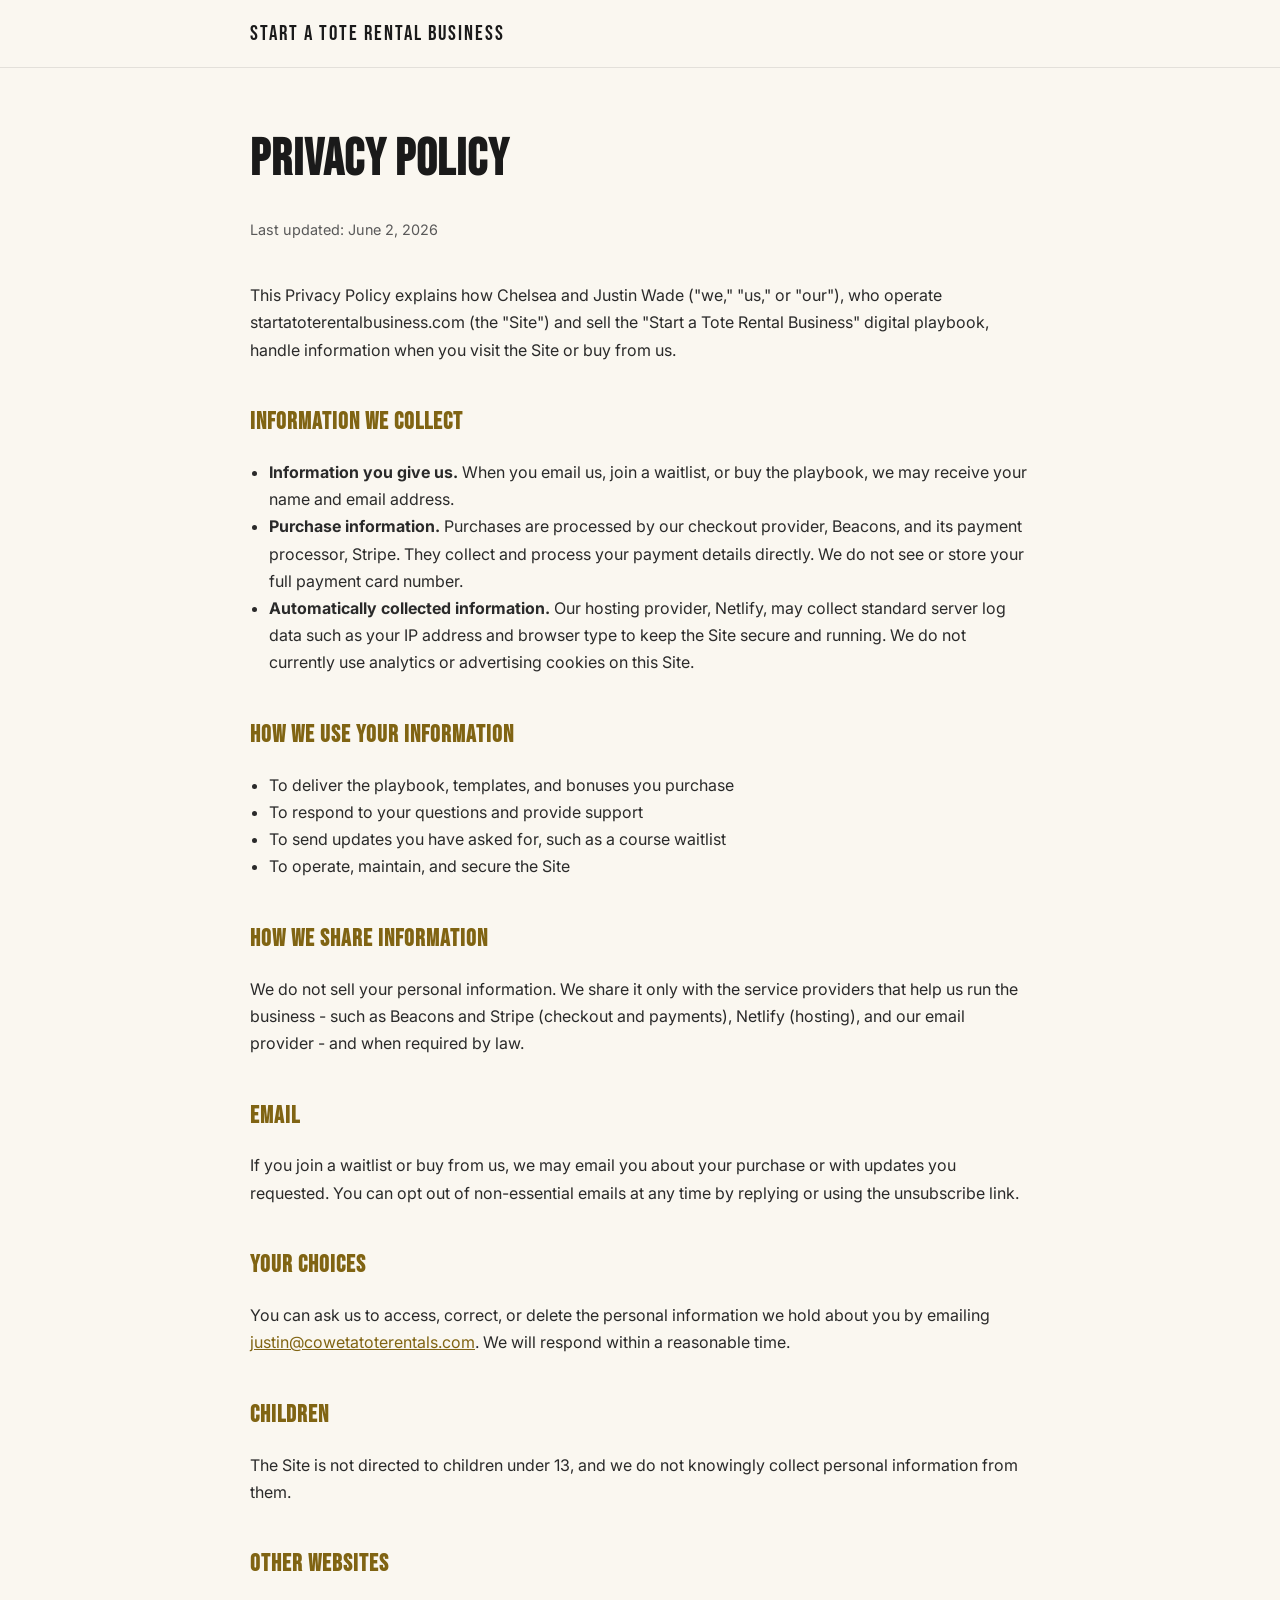
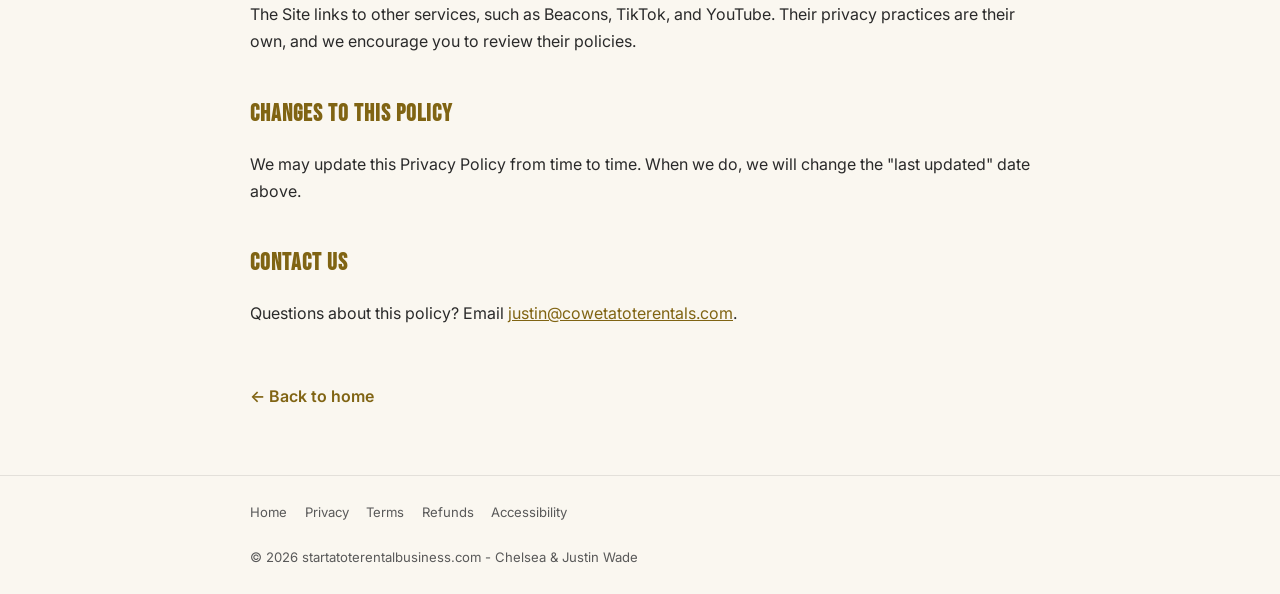
<file: privacy.html>
<!DOCTYPE html>
<html lang="en">
<head>
<meta charset="UTF-8">
<meta name="viewport" content="width=device-width, initial-scale=1.0">
<title>Privacy Policy | Start a Tote Rental Business</title>
<meta name="robots" content="noindex">
<link rel="preconnect" href="https://fonts.googleapis.com">
<link rel="preconnect" href="https://fonts.gstatic.com" crossorigin>
<link href="https://fonts.googleapis.com/css2?family=Bebas+Neue&family=Inter:wght@400;500;600;700&display=swap" rel="stylesheet">
<style>
body{font-family:'Inter',sans-serif;color:#1A1A1A;background:#FAF7F0;line-height:1.7;margin:0;}
.bar{background:rgba(250,247,240,0.95);backdrop-filter:blur(10px);border-bottom:1px solid rgba(26,26,26,0.1);position:sticky;top:0;z-index:10;}
.bar .wrap{max-width:780px;margin:0 auto;padding:1rem 1.5rem;}
.bar a.home{font-family:'Bebas Neue',sans-serif;letter-spacing:2px;color:#1A1A1A;text-decoration:none;font-size:1.3rem;}
main{max-width:780px;margin:0 auto;padding:3rem 1.5rem 4rem;}
h1{font-family:'Bebas Neue',sans-serif;font-size:clamp(2.2rem,6vw,3.2rem);letter-spacing:1px;text-transform:uppercase;margin:0 0 .4rem;}
.updated{color:#595959;font-size:.9rem;margin-bottom:2.5rem;}
h2{font-family:'Bebas Neue',sans-serif;font-size:1.5rem;letter-spacing:1px;text-transform:uppercase;color:#806413;margin:2.4rem 0 .6rem;}
p,li{color:#2a2a2a;}
a{color:#806413;}
ul{padding-left:1.2rem;}
.back{display:inline-block;margin-top:2.5rem;color:#806413;text-decoration:none;font-weight:600;}
footer{border-top:1px solid rgba(26,26,26,0.1);}
footer .wrap{max-width:780px;margin:0 auto;padding:1.6rem 1.5rem;font-size:.82rem;color:#595959;}
footer a{color:#595959;margin-right:1.1rem;text-decoration:none;}
footer a:hover{color:#806413;}
:focus-visible{outline:3px solid #C9A227;outline-offset:2px;}
</style>
</head>
<body>
<header class="bar"><div class="wrap"><a class="home" href="index.html">START A TOTE RENTAL BUSINESS</a></div></header>
<main>
  <h1>Privacy Policy</h1>
  <p class="updated">Last updated: June 2, 2026</p>

  <p>This Privacy Policy explains how Chelsea and Justin Wade ("we," "us," or "our"), who operate startatoterentalbusiness.com (the "Site") and sell the "Start a Tote Rental Business" digital playbook, handle information when you visit the Site or buy from us.</p>

  <h2>Information we collect</h2>
  <ul>
    <li><strong>Information you give us.</strong> When you email us, join a waitlist, or buy the playbook, we may receive your name and email address.</li>
    <li><strong>Purchase information.</strong> Purchases are processed by our checkout provider, Beacons, and its payment processor, Stripe. They collect and process your payment details directly. We do not see or store your full payment card number.</li>
    <li><strong>Automatically collected information.</strong> Our hosting provider, Netlify, may collect standard server log data such as your IP address and browser type to keep the Site secure and running. We do not currently use analytics or advertising cookies on this Site.</li>
  </ul>

  <h2>How we use your information</h2>
  <ul>
    <li>To deliver the playbook, templates, and bonuses you purchase</li>
    <li>To respond to your questions and provide support</li>
    <li>To send updates you have asked for, such as a course waitlist</li>
    <li>To operate, maintain, and secure the Site</li>
  </ul>

  <h2>How we share information</h2>
  <p>We do not sell your personal information. We share it only with the service providers that help us run the business - such as Beacons and Stripe (checkout and payments), Netlify (hosting), and our email provider - and when required by law.</p>

  <h2>Email</h2>
  <p>If you join a waitlist or buy from us, we may email you about your purchase or with updates you requested. You can opt out of non-essential emails at any time by replying or using the unsubscribe link.</p>

  <h2>Your choices</h2>
  <p>You can ask us to access, correct, or delete the personal information we hold about you by emailing <a href="mailto:justin@cowetatoterentals.com">justin@cowetatoterentals.com</a>. We will respond within a reasonable time.</p>

  <h2>Children</h2>
  <p>The Site is not directed to children under 13, and we do not knowingly collect personal information from them.</p>

  <h2>Other websites</h2>
  <p>The Site links to other services, such as Beacons, TikTok, and YouTube. Their privacy practices are their own, and we encourage you to review their policies.</p>

  <h2>Changes to this policy</h2>
  <p>We may update this Privacy Policy from time to time. When we do, we will change the "last updated" date above.</p>

  <h2>Contact us</h2>
  <p>Questions about this policy? Email <a href="mailto:justin@cowetatoterentals.com">justin@cowetatoterentals.com</a>.</p>

  <a class="back" href="index.html">&larr; Back to home</a>
</main>
<footer><div class="wrap">
  <a href="index.html">Home</a><a href="privacy.html">Privacy</a><a href="terms.html">Terms</a><a href="refund.html">Refunds</a><a href="accessibility.html">Accessibility</a><br><br>
  &copy; 2026 startatoterentalbusiness.com - Chelsea &amp; Justin Wade
</div></footer>
</body>
</html>
</file>
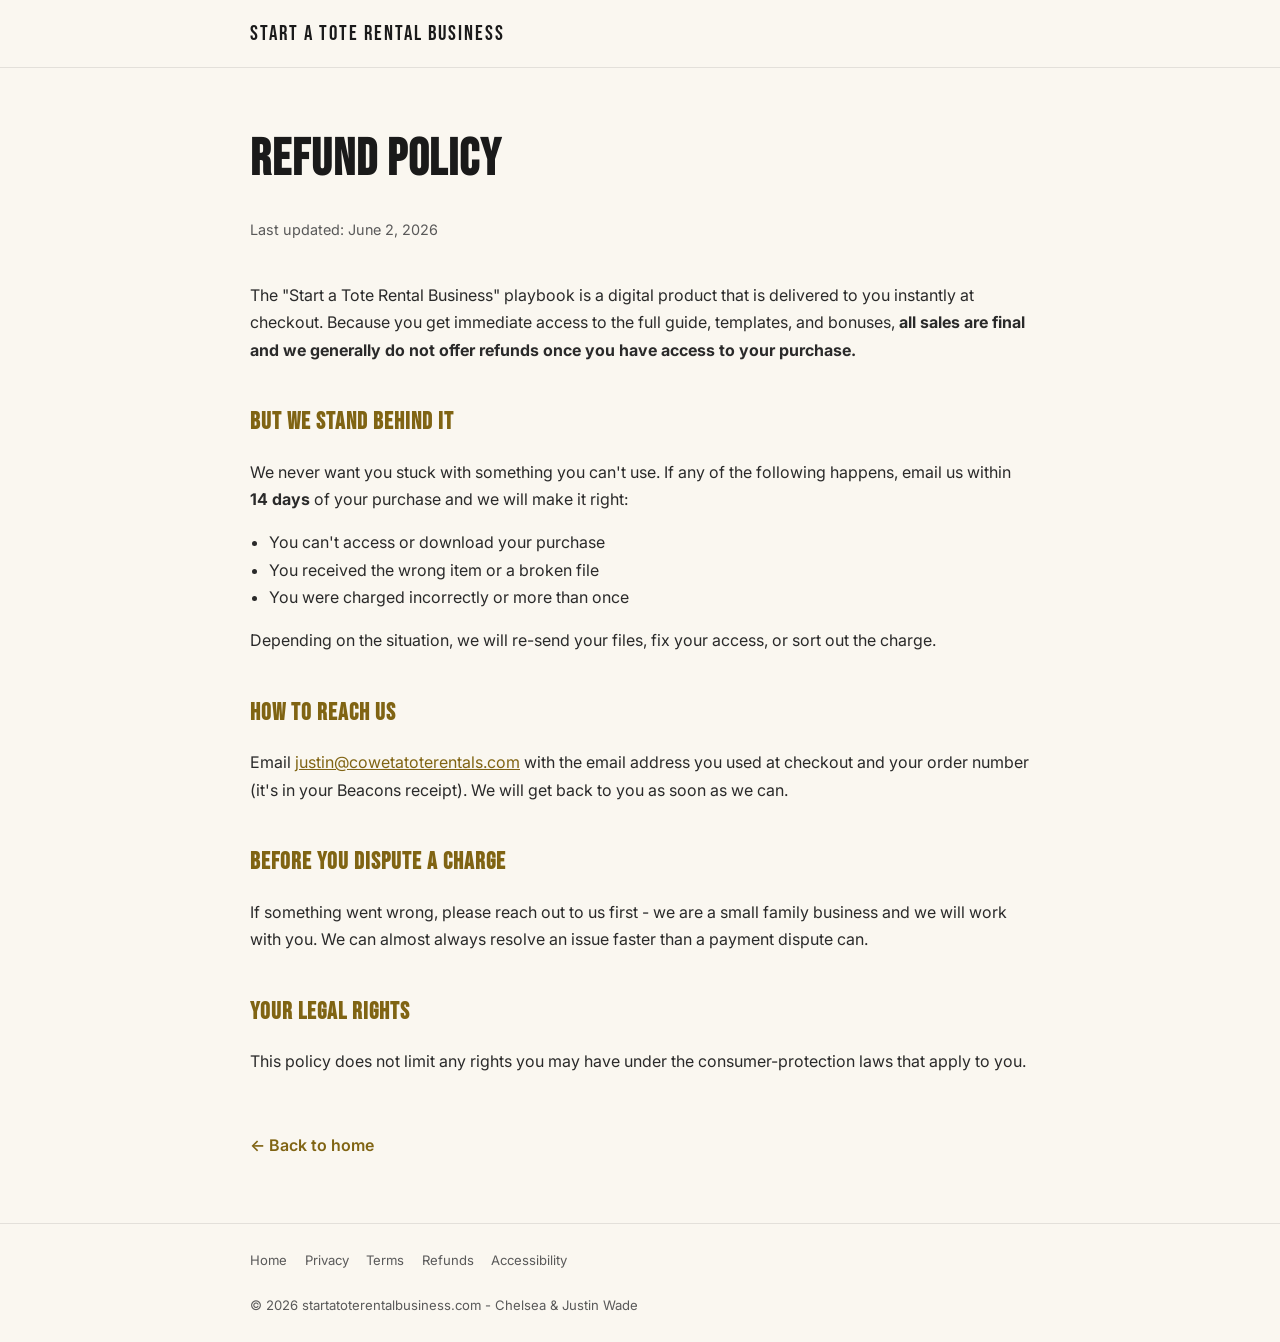
<file: refund.html>
<!DOCTYPE html>
<html lang="en">
<head>
<meta charset="UTF-8">
<meta name="viewport" content="width=device-width, initial-scale=1.0">
<title>Refund Policy | Start a Tote Rental Business</title>
<meta name="robots" content="noindex">
<link rel="preconnect" href="https://fonts.googleapis.com">
<link rel="preconnect" href="https://fonts.gstatic.com" crossorigin>
<link href="https://fonts.googleapis.com/css2?family=Bebas+Neue&family=Inter:wght@400;500;600;700&display=swap" rel="stylesheet">
<style>
body{font-family:'Inter',sans-serif;color:#1A1A1A;background:#FAF7F0;line-height:1.7;margin:0;}
.bar{background:rgba(250,247,240,0.95);backdrop-filter:blur(10px);border-bottom:1px solid rgba(26,26,26,0.1);position:sticky;top:0;z-index:10;}
.bar .wrap{max-width:780px;margin:0 auto;padding:1rem 1.5rem;}
.bar a.home{font-family:'Bebas Neue',sans-serif;letter-spacing:2px;color:#1A1A1A;text-decoration:none;font-size:1.3rem;}
main{max-width:780px;margin:0 auto;padding:3rem 1.5rem 4rem;}
h1{font-family:'Bebas Neue',sans-serif;font-size:clamp(2.2rem,6vw,3.2rem);letter-spacing:1px;text-transform:uppercase;margin:0 0 .4rem;}
.updated{color:#595959;font-size:.9rem;margin-bottom:2.5rem;}
h2{font-family:'Bebas Neue',sans-serif;font-size:1.5rem;letter-spacing:1px;text-transform:uppercase;color:#806413;margin:2.4rem 0 .6rem;}
p,li{color:#2a2a2a;}
a{color:#806413;}
ul{padding-left:1.2rem;}
.back{display:inline-block;margin-top:2.5rem;color:#806413;text-decoration:none;font-weight:600;}
footer{border-top:1px solid rgba(26,26,26,0.1);}
footer .wrap{max-width:780px;margin:0 auto;padding:1.6rem 1.5rem;font-size:.82rem;color:#595959;}
footer a{color:#595959;margin-right:1.1rem;text-decoration:none;}
footer a:hover{color:#806413;}
:focus-visible{outline:3px solid #C9A227;outline-offset:2px;}
</style>
</head>
<body>
<header class="bar"><div class="wrap"><a class="home" href="index.html">START A TOTE RENTAL BUSINESS</a></div></header>
<main>
  <h1>Refund Policy</h1>
  <p class="updated">Last updated: June 2, 2026</p>

  <p>The "Start a Tote Rental Business" playbook is a digital product that is delivered to you instantly at checkout. Because you get immediate access to the full guide, templates, and bonuses, <strong>all sales are final and we generally do not offer refunds once you have access to your purchase.</strong></p>

  <h2>But we stand behind it</h2>
  <p>We never want you stuck with something you can't use. If any of the following happens, email us within <strong>14 days</strong> of your purchase and we will make it right:</p>
  <ul>
    <li>You can't access or download your purchase</li>
    <li>You received the wrong item or a broken file</li>
    <li>You were charged incorrectly or more than once</li>
  </ul>
  <p>Depending on the situation, we will re-send your files, fix your access, or sort out the charge.</p>

  <h2>How to reach us</h2>
  <p>Email <a href="mailto:justin@cowetatoterentals.com">justin@cowetatoterentals.com</a> with the email address you used at checkout and your order number (it's in your Beacons receipt). We will get back to you as soon as we can.</p>

  <h2>Before you dispute a charge</h2>
  <p>If something went wrong, please reach out to us first - we are a small family business and we will work with you. We can almost always resolve an issue faster than a payment dispute can.</p>

  <h2>Your legal rights</h2>
  <p>This policy does not limit any rights you may have under the consumer-protection laws that apply to you.</p>

  <a class="back" href="index.html">&larr; Back to home</a>
</main>
<footer><div class="wrap">
  <a href="index.html">Home</a><a href="privacy.html">Privacy</a><a href="terms.html">Terms</a><a href="refund.html">Refunds</a><a href="accessibility.html">Accessibility</a><br><br>
  &copy; 2026 startatoterentalbusiness.com - Chelsea &amp; Justin Wade
</div></footer>
</body>
</html>
</file>
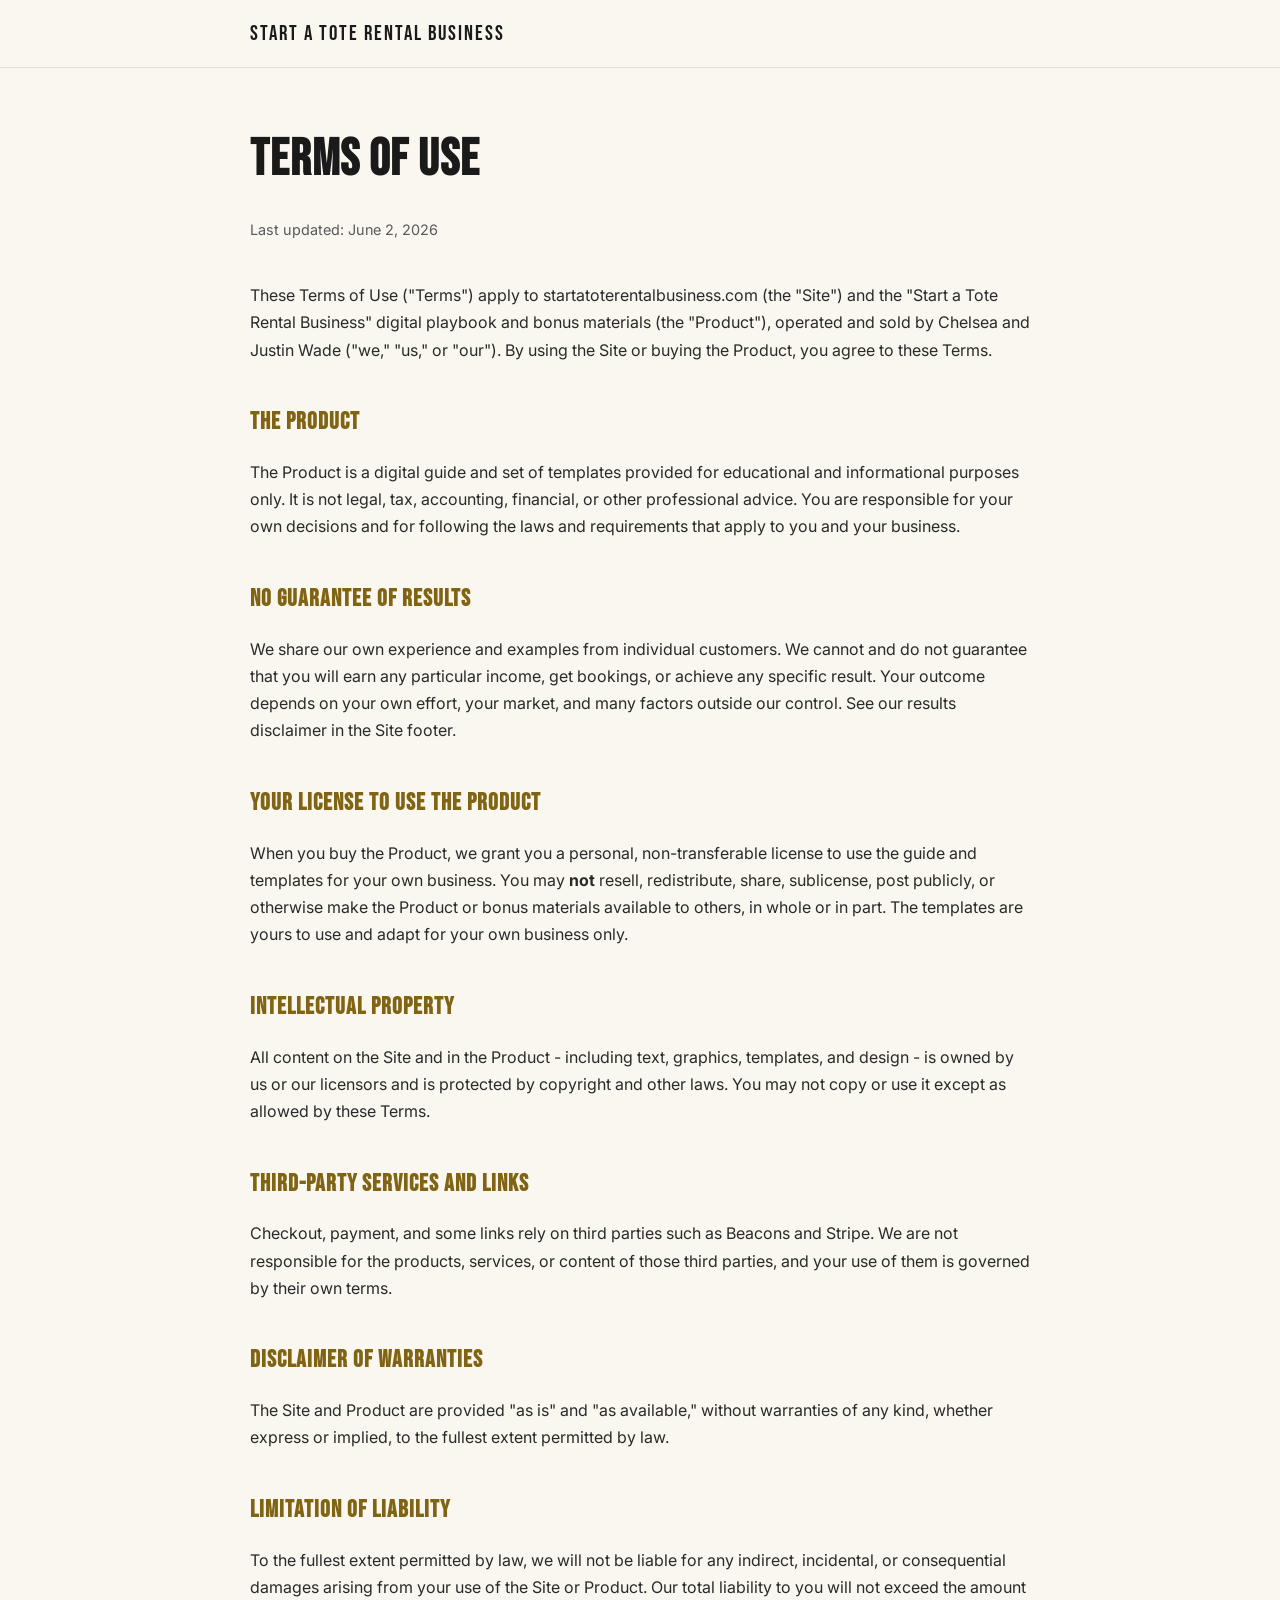
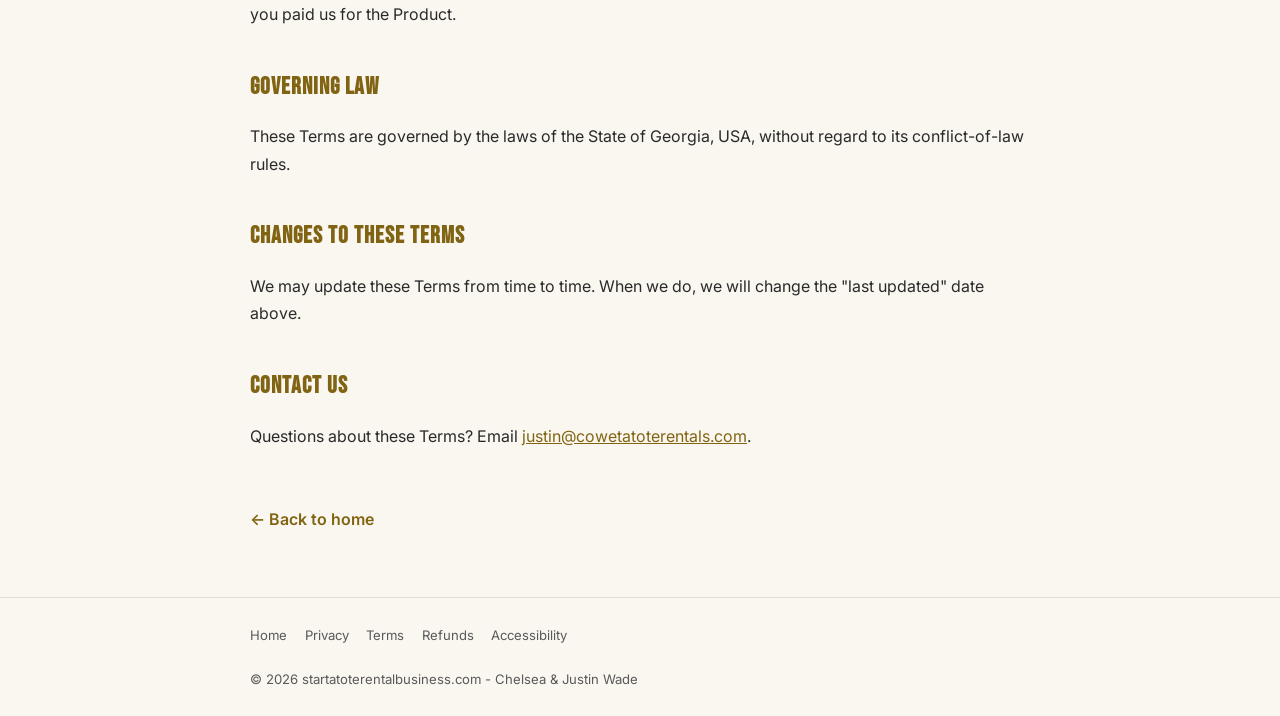
<file: terms.html>
<!DOCTYPE html>
<html lang="en">
<head>
<meta charset="UTF-8">
<meta name="viewport" content="width=device-width, initial-scale=1.0">
<title>Terms of Use | Start a Tote Rental Business</title>
<meta name="robots" content="noindex">
<link rel="preconnect" href="https://fonts.googleapis.com">
<link rel="preconnect" href="https://fonts.gstatic.com" crossorigin>
<link href="https://fonts.googleapis.com/css2?family=Bebas+Neue&family=Inter:wght@400;500;600;700&display=swap" rel="stylesheet">
<style>
body{font-family:'Inter',sans-serif;color:#1A1A1A;background:#FAF7F0;line-height:1.7;margin:0;}
.bar{background:rgba(250,247,240,0.95);backdrop-filter:blur(10px);border-bottom:1px solid rgba(26,26,26,0.1);position:sticky;top:0;z-index:10;}
.bar .wrap{max-width:780px;margin:0 auto;padding:1rem 1.5rem;}
.bar a.home{font-family:'Bebas Neue',sans-serif;letter-spacing:2px;color:#1A1A1A;text-decoration:none;font-size:1.3rem;}
main{max-width:780px;margin:0 auto;padding:3rem 1.5rem 4rem;}
h1{font-family:'Bebas Neue',sans-serif;font-size:clamp(2.2rem,6vw,3.2rem);letter-spacing:1px;text-transform:uppercase;margin:0 0 .4rem;}
.updated{color:#595959;font-size:.9rem;margin-bottom:2.5rem;}
h2{font-family:'Bebas Neue',sans-serif;font-size:1.5rem;letter-spacing:1px;text-transform:uppercase;color:#806413;margin:2.4rem 0 .6rem;}
p,li{color:#2a2a2a;}
a{color:#806413;}
ul{padding-left:1.2rem;}
.back{display:inline-block;margin-top:2.5rem;color:#806413;text-decoration:none;font-weight:600;}
footer{border-top:1px solid rgba(26,26,26,0.1);}
footer .wrap{max-width:780px;margin:0 auto;padding:1.6rem 1.5rem;font-size:.82rem;color:#595959;}
footer a{color:#595959;margin-right:1.1rem;text-decoration:none;}
footer a:hover{color:#806413;}
:focus-visible{outline:3px solid #C9A227;outline-offset:2px;}
</style>
</head>
<body>
<header class="bar"><div class="wrap"><a class="home" href="index.html">START A TOTE RENTAL BUSINESS</a></div></header>
<main>
  <h1>Terms of Use</h1>
  <p class="updated">Last updated: June 2, 2026</p>

  <p>These Terms of Use ("Terms") apply to startatoterentalbusiness.com (the "Site") and the "Start a Tote Rental Business" digital playbook and bonus materials (the "Product"), operated and sold by Chelsea and Justin Wade ("we," "us," or "our"). By using the Site or buying the Product, you agree to these Terms.</p>

  <h2>The product</h2>
  <p>The Product is a digital guide and set of templates provided for educational and informational purposes only. It is not legal, tax, accounting, financial, or other professional advice. You are responsible for your own decisions and for following the laws and requirements that apply to you and your business.</p>

  <h2>No guarantee of results</h2>
  <p>We share our own experience and examples from individual customers. We cannot and do not guarantee that you will earn any particular income, get bookings, or achieve any specific result. Your outcome depends on your own effort, your market, and many factors outside our control. See our results disclaimer in the Site footer.</p>

  <h2>Your license to use the product</h2>
  <p>When you buy the Product, we grant you a personal, non-transferable license to use the guide and templates for your own business. You may <strong>not</strong> resell, redistribute, share, sublicense, post publicly, or otherwise make the Product or bonus materials available to others, in whole or in part. The templates are yours to use and adapt for your own business only.</p>

  <h2>Intellectual property</h2>
  <p>All content on the Site and in the Product - including text, graphics, templates, and design - is owned by us or our licensors and is protected by copyright and other laws. You may not copy or use it except as allowed by these Terms.</p>

  <h2>Third-party services and links</h2>
  <p>Checkout, payment, and some links rely on third parties such as Beacons and Stripe. We are not responsible for the products, services, or content of those third parties, and your use of them is governed by their own terms.</p>

  <h2>Disclaimer of warranties</h2>
  <p>The Site and Product are provided "as is" and "as available," without warranties of any kind, whether express or implied, to the fullest extent permitted by law.</p>

  <h2>Limitation of liability</h2>
  <p>To the fullest extent permitted by law, we will not be liable for any indirect, incidental, or consequential damages arising from your use of the Site or Product. Our total liability to you will not exceed the amount you paid us for the Product.</p>

  <h2>Governing law</h2>
  <p>These Terms are governed by the laws of the State of Georgia, USA, without regard to its conflict-of-law rules.</p>

  <h2>Changes to these terms</h2>
  <p>We may update these Terms from time to time. When we do, we will change the "last updated" date above.</p>

  <h2>Contact us</h2>
  <p>Questions about these Terms? Email <a href="mailto:justin@cowetatoterentals.com">justin@cowetatoterentals.com</a>.</p>

  <a class="back" href="index.html">&larr; Back to home</a>
</main>
<footer><div class="wrap">
  <a href="index.html">Home</a><a href="privacy.html">Privacy</a><a href="terms.html">Terms</a><a href="refund.html">Refunds</a><a href="accessibility.html">Accessibility</a><br><br>
  &copy; 2026 startatoterentalbusiness.com - Chelsea &amp; Justin Wade
</div></footer>
</body>
</html>
</file>
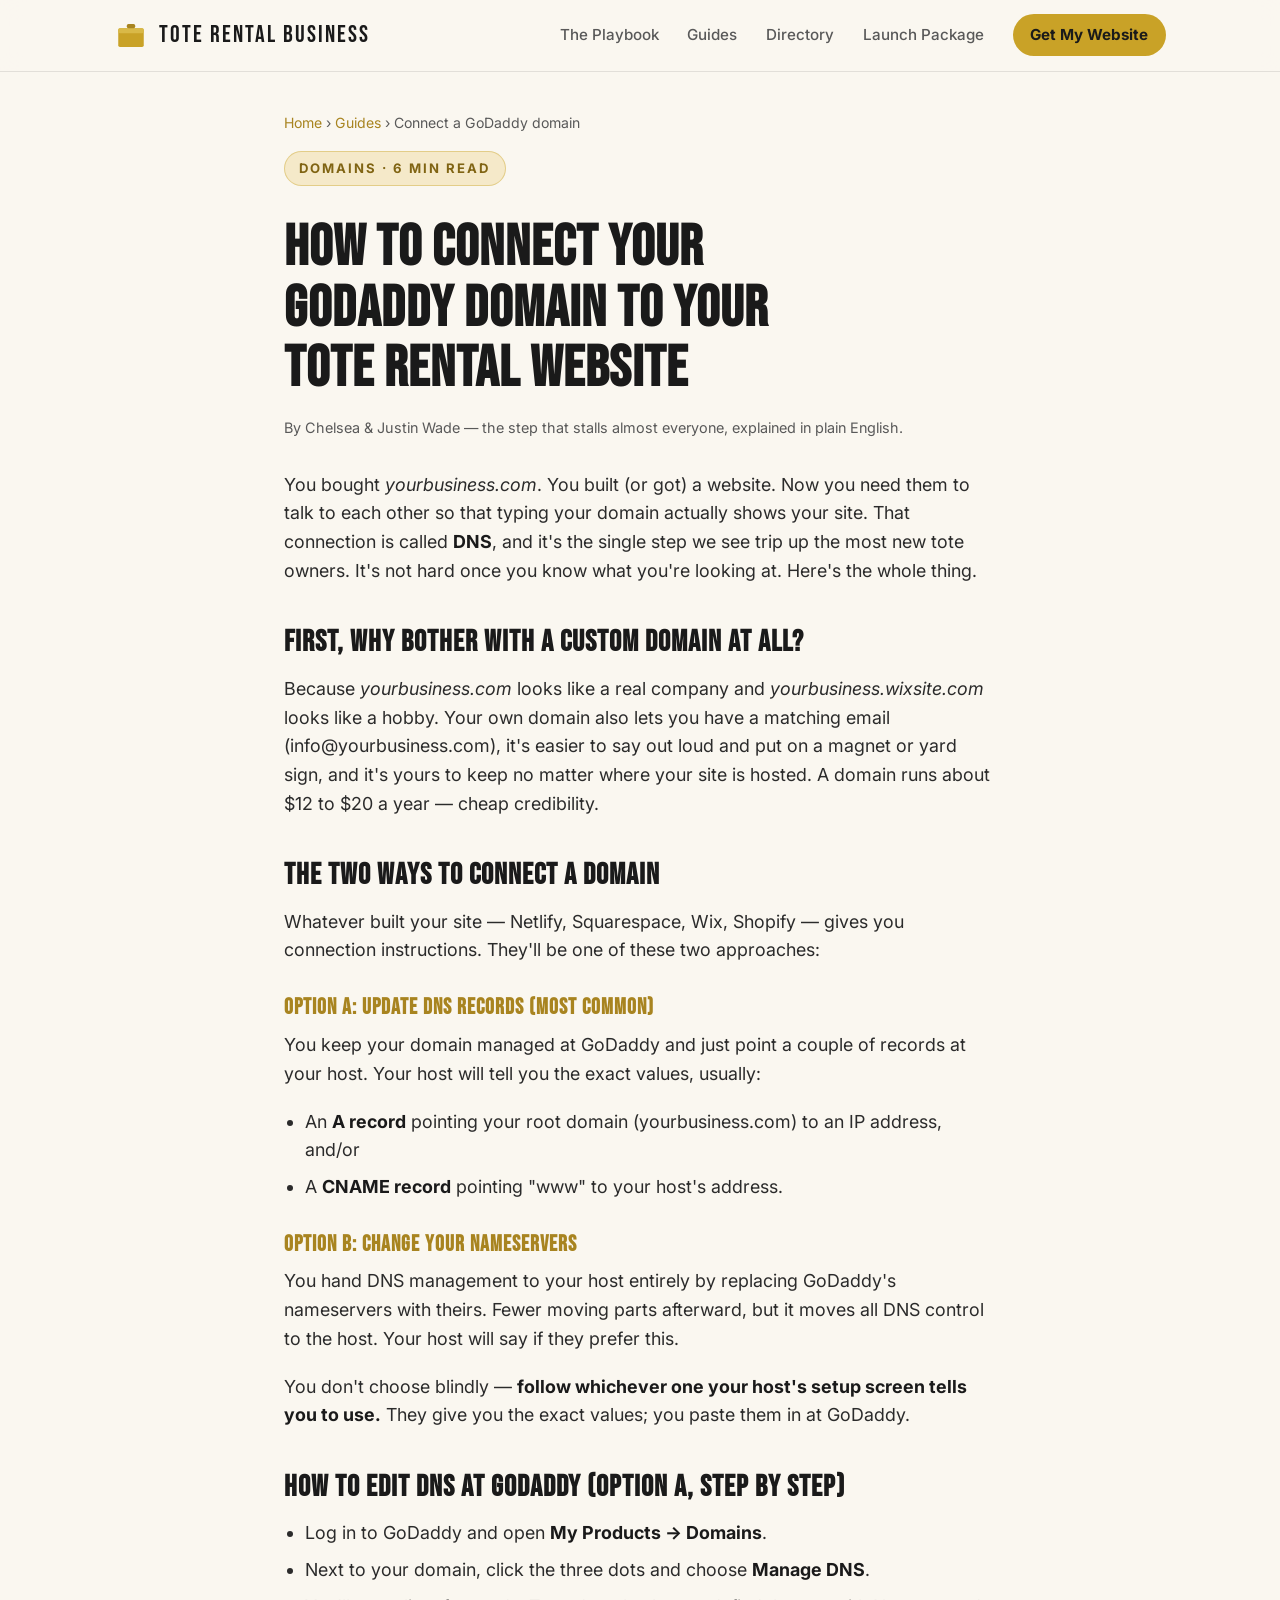
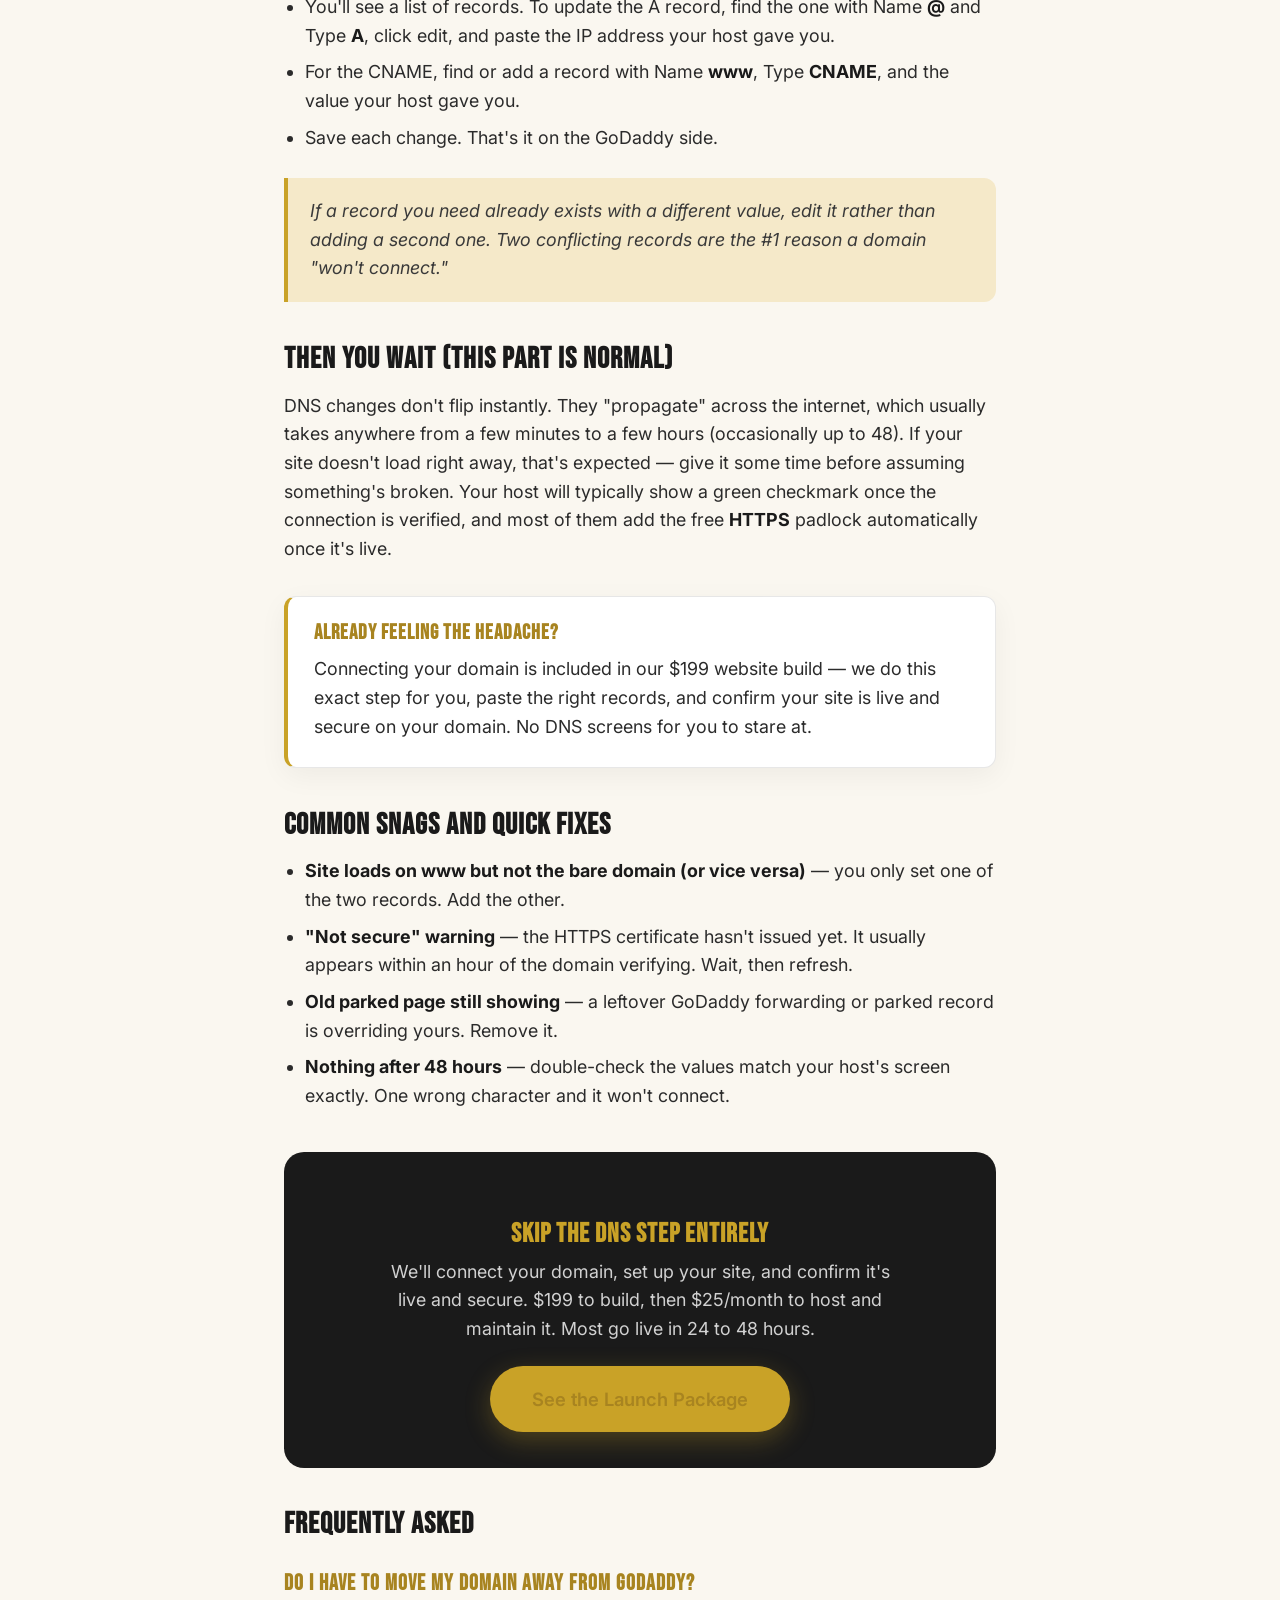
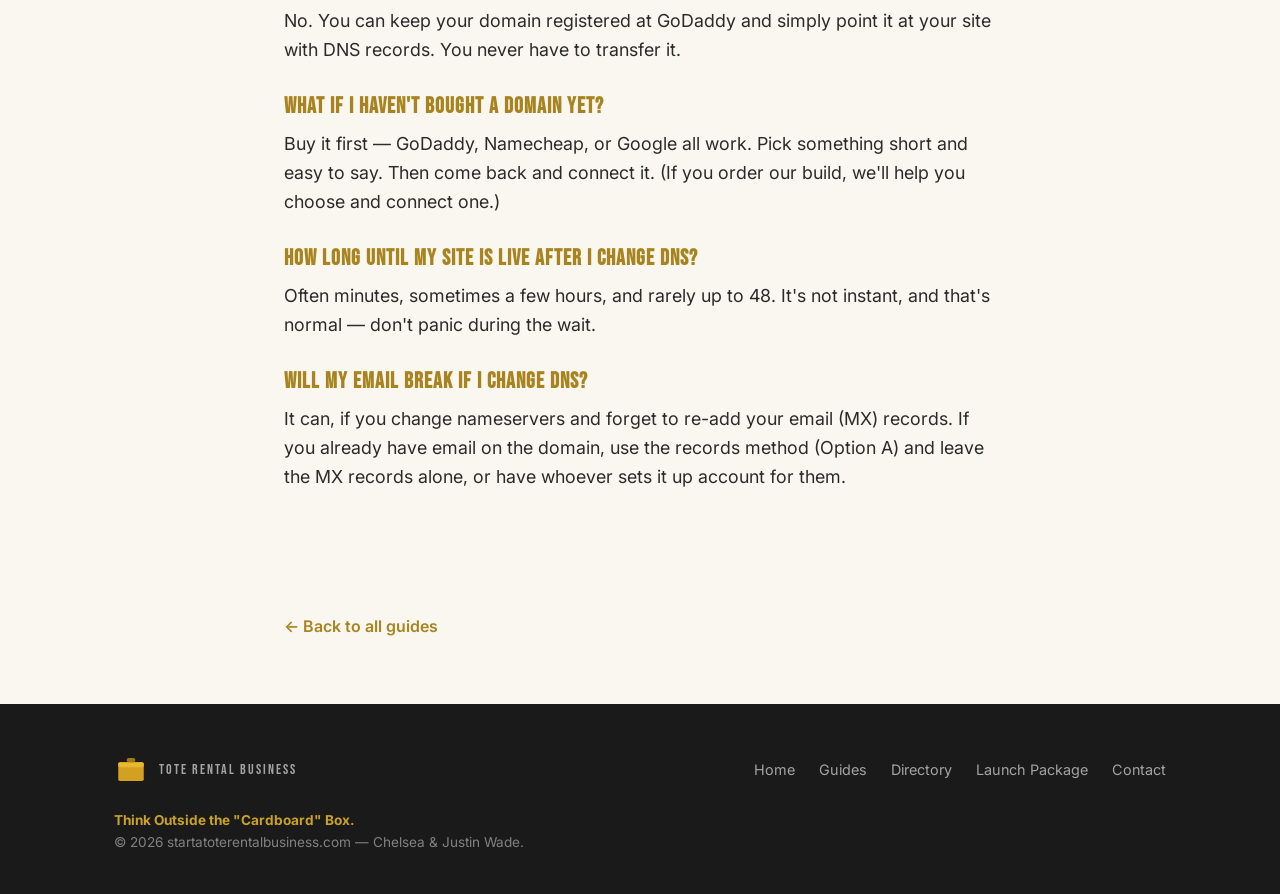
<file: blog/connect-godaddy-domain-tote-rental-website.html>
<!DOCTYPE html>
<html lang="en">
<head>
<meta charset="UTF-8">
<meta name="viewport" content="width=device-width, initial-scale=1.0">
<title>How to Connect Your GoDaddy Domain to Your Tote Rental Website</title>
<meta name="description" content="The step that stalls almost everyone — made simple. How to point a GoDaddy domain at your tote rental website using DNS records or nameservers, plus why it's worth doing right.">
<meta name="keywords" content="connect godaddy domain, point domain to website, godaddy dns tote rental, custom domain tote rental website, connect domain to site">
<link rel="canonical" href="https://startatoterentalbusiness.com/blog/connect-godaddy-domain-tote-rental-website.html">
<meta property="og:type" content="article">
<meta property="og:title" content="How to Connect Your GoDaddy Domain to Your Tote Rental Website">
<meta property="og:description" content="Point your GoDaddy domain at your tote rental site without the DNS headache.">
<meta property="og:url" content="https://startatoterentalbusiness.com/blog/connect-godaddy-domain-tote-rental-website.html">
<script type="application/ld+json">
{"@context":"https://schema.org","@type":"Article","headline":"How to Connect Your GoDaddy Domain to Your Tote Rental Website","description":"How to point a GoDaddy domain at your tote rental website using DNS records or nameservers.","author":{"@type":"Organization","name":"Start a Tote Rental Business"},"publisher":{"@type":"Organization","name":"Start a Tote Rental Business","url":"https://startatoterentalbusiness.com"},"mainEntityOfPage":"https://startatoterentalbusiness.com/blog/connect-godaddy-domain-tote-rental-website.html"}
</script>
<script type="application/ld+json">
{"@context":"https://schema.org","@type":"BreadcrumbList","itemListElement":[{"@type":"ListItem","position":1,"name":"Home","item":"https://startatoterentalbusiness.com/"},{"@type":"ListItem","position":2,"name":"Guides","item":"https://startatoterentalbusiness.com/blog/"},{"@type":"ListItem","position":3,"name":"Connect a GoDaddy Domain"}]}
</script>
<link rel="preconnect" href="https://fonts.googleapis.com">
<link rel="preconnect" href="https://fonts.gstatic.com" crossorigin>
<link href="https://fonts.googleapis.com/css2?family=Bebas+Neue&family=Inter:wght@400;500;600;700&display=swap" rel="stylesheet">
<link rel="stylesheet" href="../assets/site.css">
</head>
<body id="top">
<a class="skip-link" href="#main">Skip to content</a>

<nav id="nav">
  <div class="nav-inner">
    <a class="logo" href="/" aria-label="Start a Tote Rental Business home">
      <svg class="logo-mark" viewBox="0 0 40 40" fill="none" aria-hidden="true">
        <rect x="5" y="12" width="30" height="22" rx="2" fill="#C9A227"/>
        <rect x="5" y="12" width="30" height="6" rx="2" fill="#D9B948"/>
        <rect x="15" y="7" width="10" height="5" rx="2" fill="#A88420"/>
      </svg>
      <span>TOTE RENTAL BUSINESS</span>
    </a>
    <div class="nav-links">
      <a href="/#inside">The Playbook</a>
      <a href="/blog/">Guides</a>
      <a href="/directory/">Directory</a>
      <a href="/launch-package.html">Launch Package</a>
      <a class="nav-cta" href="/launch-package.html#get-started">Get My Website</a>
    </div>
  </div>
</nav>

<main id="main">
<div class="wrap-narrow">
  <p class="crumb"><a href="/">Home</a> &rsaquo; <a href="/blog/">Guides</a> &rsaquo; Connect a GoDaddy domain</p>

  <article class="article">
    <span class="eyebrow">Domains · 6 min read</span>
    <h1>How to Connect Your GoDaddy Domain to Your Tote Rental Website</h1>
    <p class="meta">By Chelsea &amp; Justin Wade — the step that stalls almost everyone, explained in plain English.</p>

    <div class="prose">
      <p>You bought <em>yourbusiness.com</em>. You built (or got) a website. Now you need them to talk to each other so that typing your domain actually shows your site. That connection is called <strong>DNS</strong>, and it's the single step we see trip up the most new tote owners. It's not hard once you know what you're looking at. Here's the whole thing.</p>

      <h2>First, why bother with a custom domain at all?</h2>
      <p>Because <em>yourbusiness.com</em> looks like a real company and <em>yourbusiness.wixsite.com</em> looks like a hobby. Your own domain also lets you have a matching email (info@yourbusiness.com), it's easier to say out loud and put on a magnet or yard sign, and it's yours to keep no matter where your site is hosted. A domain runs about $12 to $20 a year — cheap credibility.</p>

      <h2>The two ways to connect a domain</h2>
      <p>Whatever built your site — Netlify, Squarespace, Wix, Shopify — gives you connection instructions. They'll be one of these two approaches:</p>
      <h3>Option A: Update DNS records (most common)</h3>
      <p>You keep your domain managed at GoDaddy and just point a couple of records at your host. Your host will tell you the exact values, usually:</p>
      <ul>
        <li>An <strong>A record</strong> pointing your root domain (yourbusiness.com) to an IP address, and/or</li>
        <li>A <strong>CNAME record</strong> pointing "www" to your host's address.</li>
      </ul>
      <h3>Option B: Change your nameservers</h3>
      <p>You hand DNS management to your host entirely by replacing GoDaddy's nameservers with theirs. Fewer moving parts afterward, but it moves all DNS control to the host. Your host will say if they prefer this.</p>
      <p>You don't choose blindly — <strong>follow whichever one your host's setup screen tells you to use.</strong> They give you the exact values; you paste them in at GoDaddy.</p>

      <h2>How to edit DNS at GoDaddy (Option A, step by step)</h2>
      <ul>
        <li>Log in to GoDaddy and open <strong>My Products → Domains</strong>.</li>
        <li>Next to your domain, click the three dots and choose <strong>Manage DNS</strong>.</li>
        <li>You'll see a list of records. To update the A record, find the one with Name <strong>@</strong> and Type <strong>A</strong>, click edit, and paste the IP address your host gave you.</li>
        <li>For the CNAME, find or add a record with Name <strong>www</strong>, Type <strong>CNAME</strong>, and the value your host gave you.</li>
        <li>Save each change. That's it on the GoDaddy side.</li>
      </ul>
      <blockquote>If a record you need already exists with a different value, edit it rather than adding a second one. Two conflicting records are the #1 reason a domain "won't connect."</blockquote>

      <h2>Then you wait (this part is normal)</h2>
      <p>DNS changes don't flip instantly. They "propagate" across the internet, which usually takes anywhere from a few minutes to a few hours (occasionally up to 48). If your site doesn't load right away, that's expected — give it some time before assuming something's broken. Your host will typically show a green checkmark once the connection is verified, and most of them add the free <strong>HTTPS</strong> padlock automatically once it's live.</p>

      <div class="callout">
        <h3>Already feeling the headache?</h3>
        <p>Connecting your domain is included in our $199 website build — we do this exact step for you, paste the right records, and confirm your site is live and secure on your domain. No DNS screens for you to stare at.</p>
      </div>

      <h2>Common snags and quick fixes</h2>
      <ul>
        <li><strong>Site loads on www but not the bare domain (or vice versa)</strong> — you only set one of the two records. Add the other.</li>
        <li><strong>"Not secure" warning</strong> — the HTTPS certificate hasn't issued yet. It usually appears within an hour of the domain verifying. Wait, then refresh.</li>
        <li><strong>Old parked page still showing</strong> — a leftover GoDaddy forwarding or parked record is overriding yours. Remove it.</li>
        <li><strong>Nothing after 48 hours</strong> — double-check the values match your host's screen exactly. One wrong character and it won't connect.</li>
      </ul>

      <div class="cta-inline">
        <h3>Skip the DNS step entirely</h3>
        <p>We'll connect your domain, set up your site, and confirm it's live and secure. $199 to build, then $25/month to host and maintain it. Most go live in 24 to 48 hours.</p>
        <a class="btn btn-big" href="/launch-package.html#get-started">See the Launch Package</a>
      </div>

      <h2>Frequently asked</h2>
      <h3>Do I have to move my domain away from GoDaddy?</h3>
      <p>No. You can keep your domain registered at GoDaddy and simply point it at your site with DNS records. You never have to transfer it.</p>
      <h3>What if I haven't bought a domain yet?</h3>
      <p>Buy it first — GoDaddy, Namecheap, or Google all work. Pick something short and easy to say. Then come back and connect it. (If you order our build, we'll help you choose and connect one.)</p>
      <h3>How long until my site is live after I change DNS?</h3>
      <p>Often minutes, sometimes a few hours, and rarely up to 48. It's not instant, and that's normal — don't panic during the wait.</p>
      <h3>Will my email break if I change DNS?</h3>
      <p>It can, if you change nameservers and forget to re-add your email (MX) records. If you already have email on the domain, use the records method (Option A) and leave the MX records alone, or have whoever sets it up account for them.</p>
    </div>
  </article>

  <p style="margin:2rem 0 4rem;"><a href="/blog/" style="color:var(--gold-dark);font-weight:600;text-decoration:none;">&larr; Back to all guides</a></p>
</div>
</main>

<footer>
  <div class="wrap">
    <div class="foot-inner">
      <a class="logo" href="/"><svg class="logo-mark" viewBox="0 0 40 40" fill="none" aria-hidden="true"><rect x="5" y="12" width="30" height="22" rx="2" fill="#D4A020"/><rect x="5" y="12" width="30" height="6" rx="2" fill="#E8B830"/><rect x="15" y="7" width="10" height="5" rx="2" fill="#A07A10"/></svg><span>TOTE RENTAL BUSINESS</span></a>
      <div class="foot-links">
        <a href="/">Home</a>
        <a href="/blog/">Guides</a>
        <a href="/directory/">Directory</a>
        <a href="/launch-package.html">Launch Package</a>
        <a href="mailto:justin@cowetatoterentals.com">Contact</a>
      </div>
    </div>
    <p class="copy"><strong style="color:var(--gold);">Think Outside the "Cardboard" Box.</strong><br>&copy; <span id="year">2026</span> startatoterentalbusiness.com — Chelsea &amp; Justin Wade.</p>
  </div>
</footer>

<script>
var nav=document.getElementById('nav');
window.addEventListener('scroll',function(){nav.classList.toggle('scrolled',window.scrollY>20);});
document.getElementById('year').textContent=new Date().getFullYear();
</script>
</body>
</html>
</file>
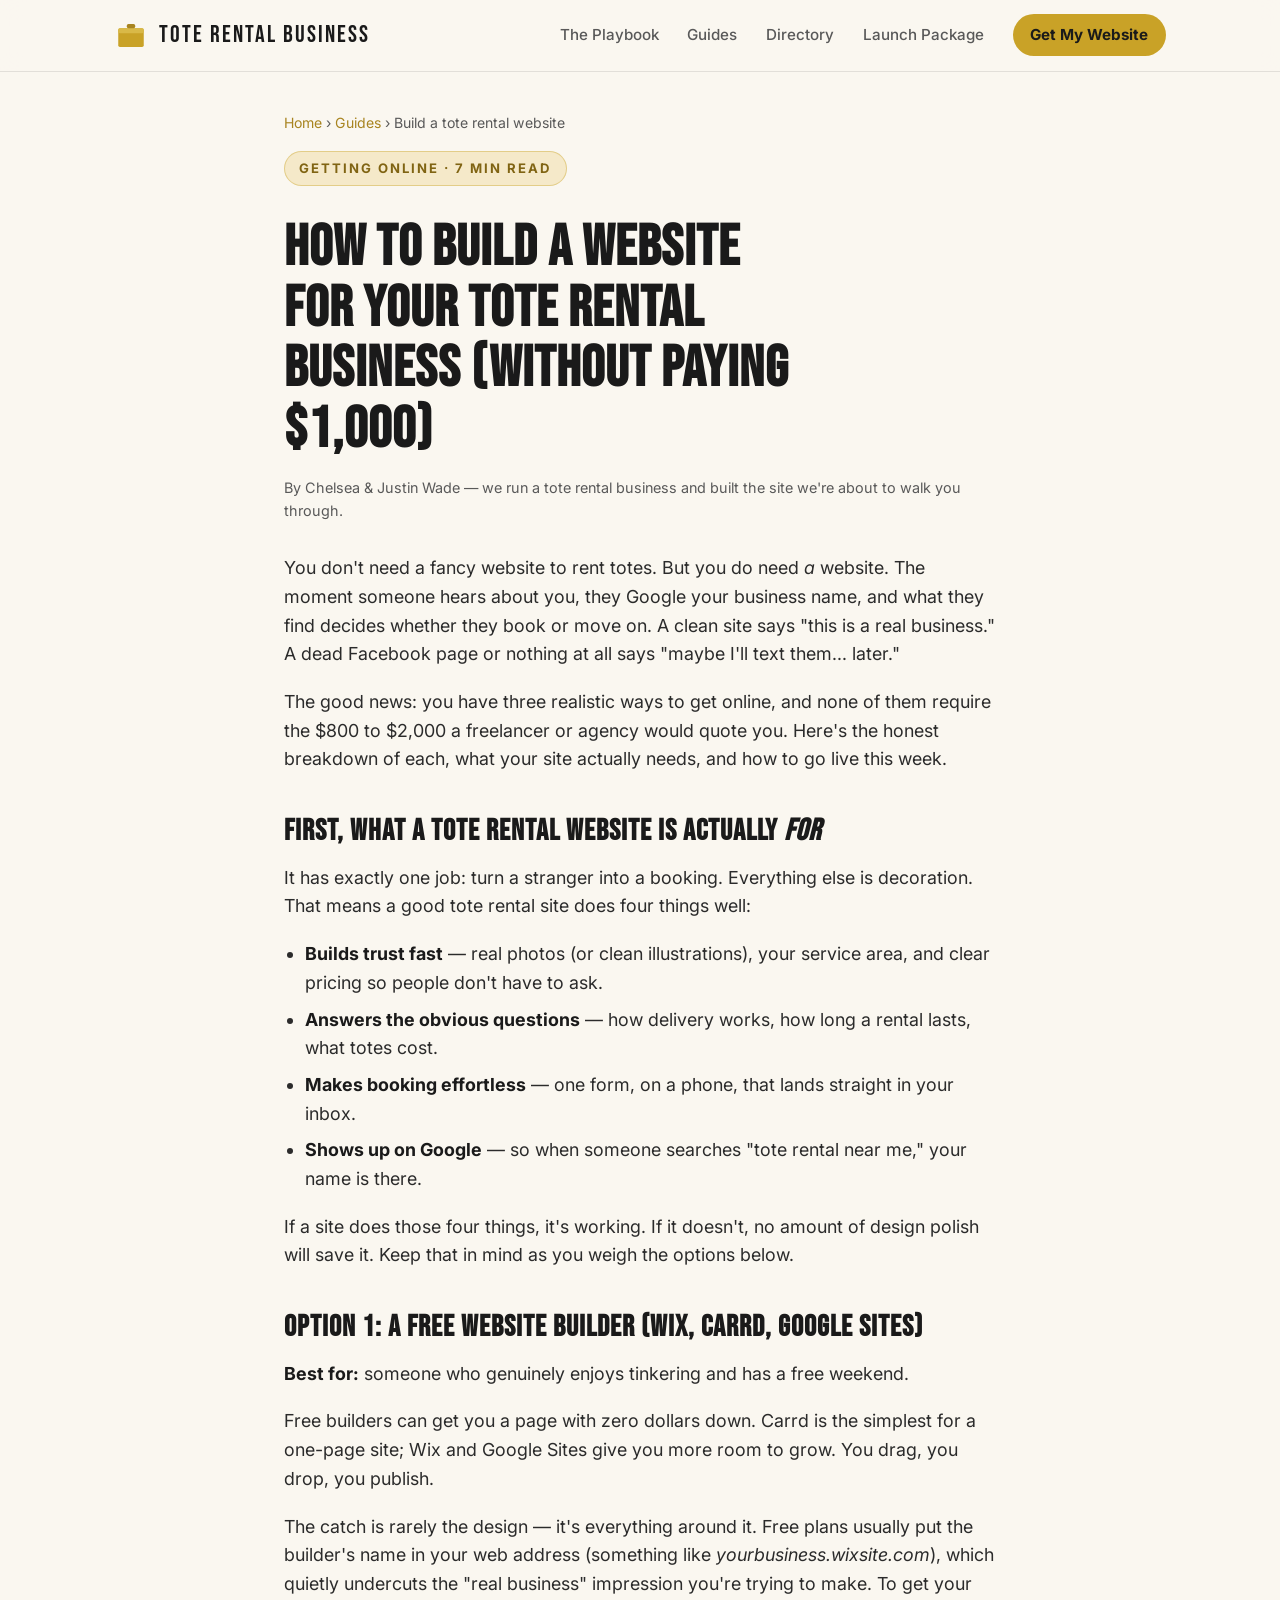
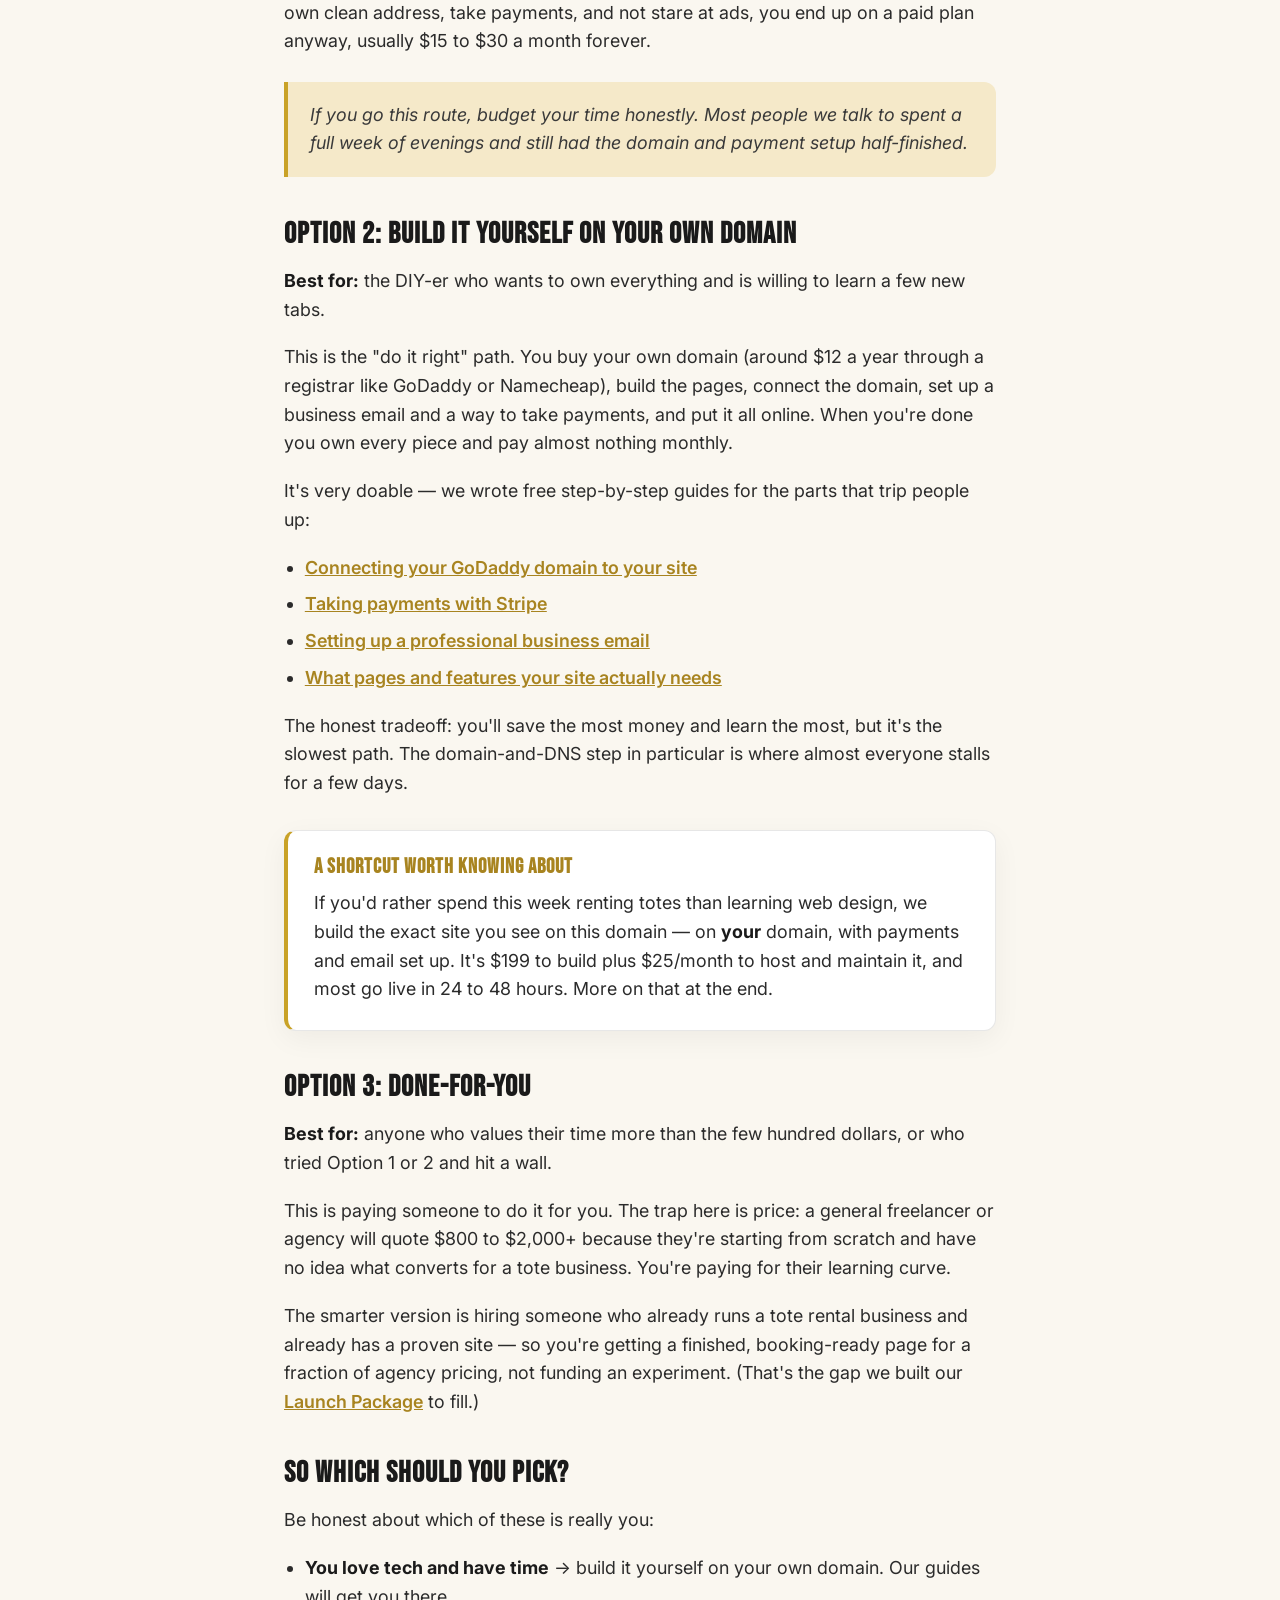
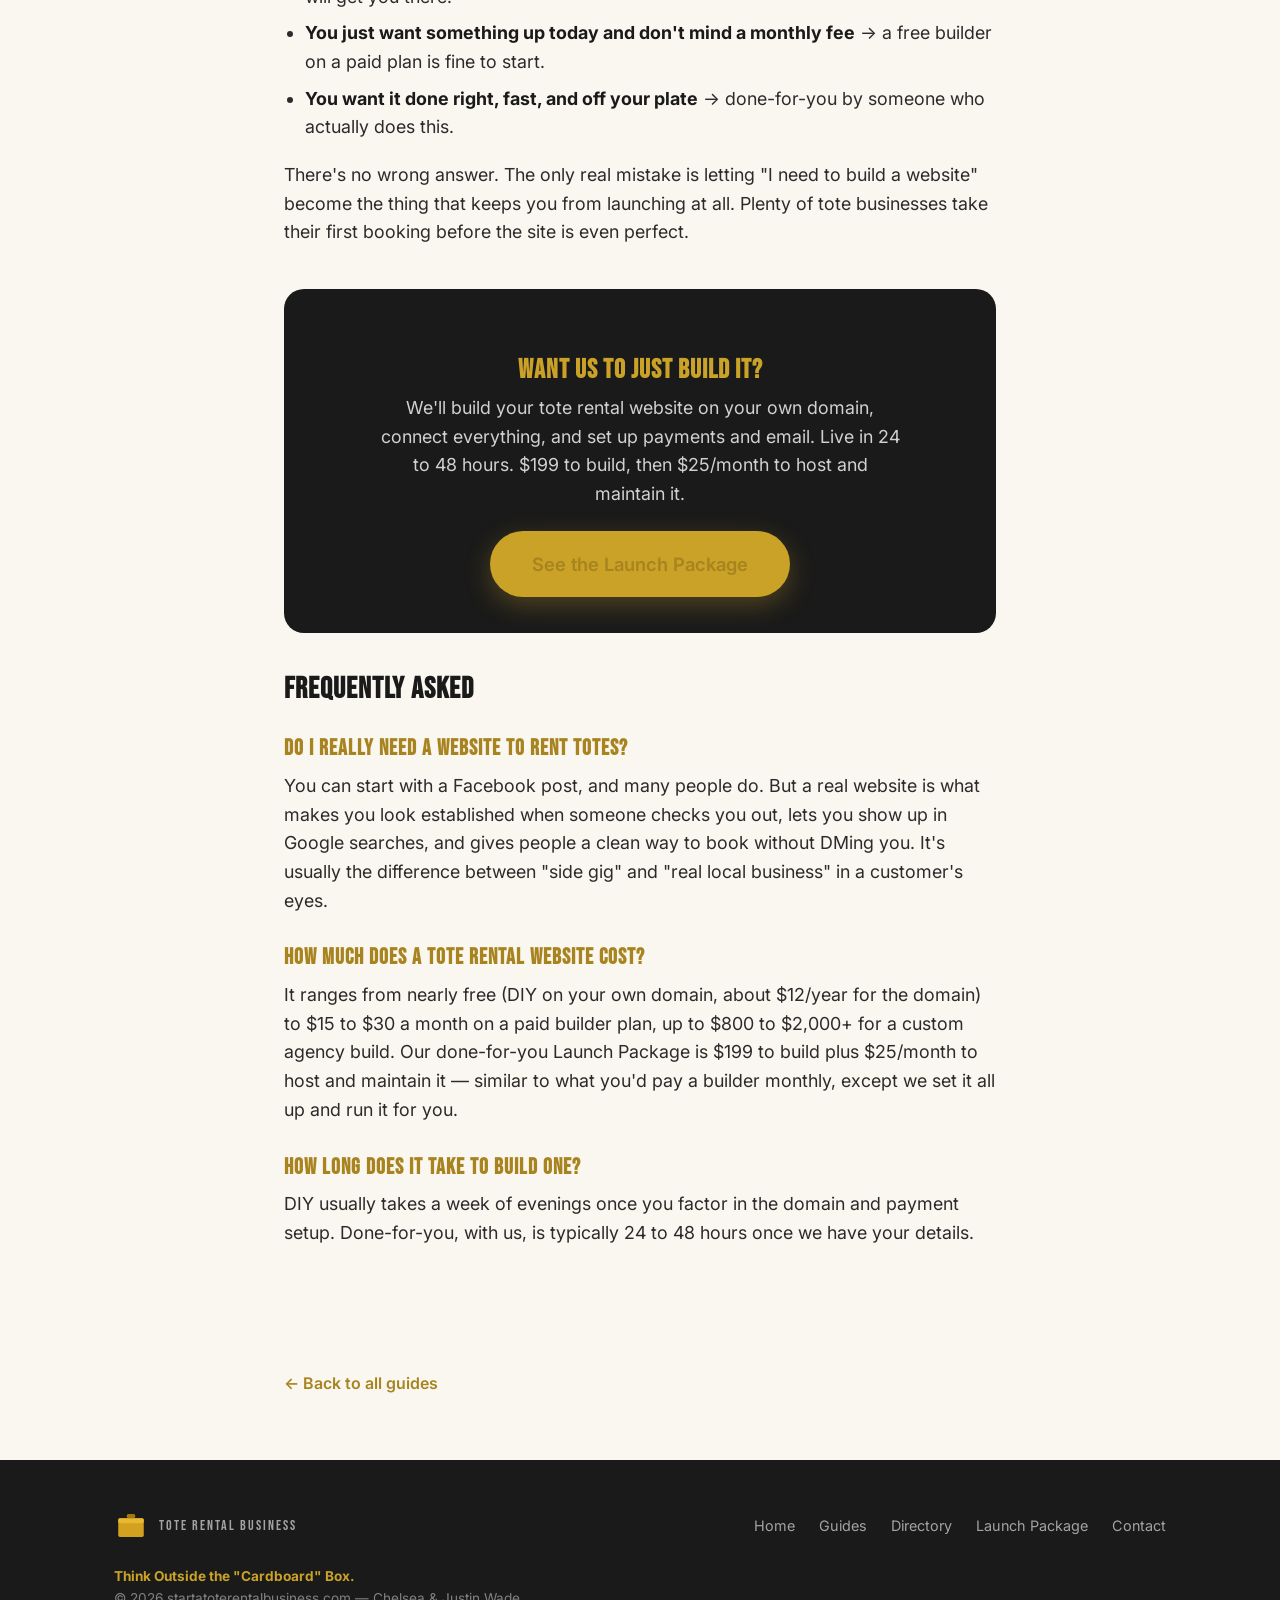
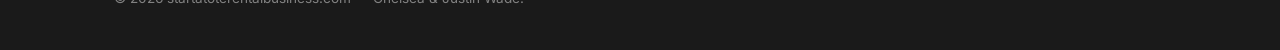
<file: blog/how-to-build-a-tote-rental-website.html>
<!DOCTYPE html>
<html lang="en">
<head>
<meta charset="UTF-8">
<meta name="viewport" content="width=device-width, initial-scale=1.0">
<title>How to Build a Website for Your Tote Rental Business (Without Paying $1,000)</title>
<meta name="description" content="A plain-English guide to building a tote rental website that actually gets bookings — free builders vs. DIY vs. done-for-you, what your site needs, and how to go live this week.">
<meta name="keywords" content="tote rental website, how to build a tote rental website, tote rental business website, tote rental booking website, website for tote rental business">
<link rel="canonical" href="https://startatoterentalbusiness.com/blog/how-to-build-a-tote-rental-website.html">

<meta property="og:type" content="article">
<meta property="og:title" content="How to Build a Website for Your Tote Rental Business (Without Paying $1,000)">
<meta property="og:description" content="Free builders vs. DIY vs. done-for-you — and exactly what your tote rental site needs to get bookings.">
<meta property="og:url" content="https://startatoterentalbusiness.com/blog/how-to-build-a-tote-rental-website.html">

<script type="application/ld+json">
{
  "@context":"https://schema.org",
  "@type":"Article",
  "headline":"How to Build a Website for Your Tote Rental Business (Without Paying $1,000)",
  "description":"A plain-English guide to building a tote rental website that actually gets bookings — free builders vs. DIY vs. done-for-you, what your site needs, and how to go live this week.",
  "author":{"@type":"Organization","name":"Start a Tote Rental Business"},
  "publisher":{"@type":"Organization","name":"Start a Tote Rental Business","url":"https://startatoterentalbusiness.com"},
  "mainEntityOfPage":"https://startatoterentalbusiness.com/blog/how-to-build-a-tote-rental-website.html"
}
</script>
<script type="application/ld+json">
{
  "@context":"https://schema.org",
  "@type":"BreadcrumbList",
  "itemListElement":[
    {"@type":"ListItem","position":1,"name":"Home","item":"https://startatoterentalbusiness.com/"},
    {"@type":"ListItem","position":2,"name":"Guides","item":"https://startatoterentalbusiness.com/blog/"},
    {"@type":"ListItem","position":3,"name":"How to Build a Tote Rental Website"}
  ]
}
</script>

<link rel="preconnect" href="https://fonts.googleapis.com">
<link rel="preconnect" href="https://fonts.gstatic.com" crossorigin>
<link href="https://fonts.googleapis.com/css2?family=Bebas+Neue&family=Inter:wght@400;500;600;700&display=swap" rel="stylesheet">
<link rel="stylesheet" href="../assets/site.css">
</head>
<body id="top">
<a class="skip-link" href="#main">Skip to content</a>

<nav id="nav">
  <div class="nav-inner">
    <a class="logo" href="/" aria-label="Start a Tote Rental Business home">
      <svg class="logo-mark" viewBox="0 0 40 40" fill="none" aria-hidden="true">
        <rect x="5" y="12" width="30" height="22" rx="2" fill="#C9A227"/>
        <rect x="5" y="12" width="30" height="6" rx="2" fill="#D9B948"/>
        <rect x="15" y="7" width="10" height="5" rx="2" fill="#A88420"/>
      </svg>
      <span>TOTE RENTAL BUSINESS</span>
    </a>
    <div class="nav-links">
      <a href="/#inside">The Playbook</a>
      <a href="/blog/">Guides</a>
      <a href="/directory/">Directory</a>
      <a href="/launch-package.html">Launch Package</a>
      <a class="nav-cta" href="/launch-package.html#get-started">Get My Website</a>
    </div>
  </div>
</nav>

<main id="main">
<div class="wrap-narrow">
  <p class="crumb"><a href="/">Home</a> &rsaquo; <a href="/blog/">Guides</a> &rsaquo; Build a tote rental website</p>

  <article class="article">
    <span class="eyebrow">Getting online · 7 min read</span>
    <h1>How to Build a Website for Your Tote Rental Business (Without Paying $1,000)</h1>
    <p class="meta">By Chelsea &amp; Justin Wade — we run a tote rental business and built the site we're about to walk you through.</p>

    <div class="prose">
      <p>You don't need a fancy website to rent totes. But you do need <em>a</em> website. The moment someone hears about you, they Google your business name, and what they find decides whether they book or move on. A clean site says "this is a real business." A dead Facebook page or nothing at all says "maybe I'll text them... later."</p>

      <p>The good news: you have three realistic ways to get online, and none of them require the $800 to $2,000 a freelancer or agency would quote you. Here's the honest breakdown of each, what your site actually needs, and how to go live this week.</p>

      <h2>First, what a tote rental website is actually <em>for</em></h2>
      <p>It has exactly one job: turn a stranger into a booking. Everything else is decoration. That means a good tote rental site does four things well:</p>
      <ul>
        <li><strong>Builds trust fast</strong> — real photos (or clean illustrations), your service area, and clear pricing so people don't have to ask.</li>
        <li><strong>Answers the obvious questions</strong> — how delivery works, how long a rental lasts, what totes cost.</li>
        <li><strong>Makes booking effortless</strong> — one form, on a phone, that lands straight in your inbox.</li>
        <li><strong>Shows up on Google</strong> — so when someone searches "tote rental near me," your name is there.</li>
      </ul>
      <p>If a site does those four things, it's working. If it doesn't, no amount of design polish will save it. Keep that in mind as you weigh the options below.</p>

      <h2>Option 1: A free website builder (Wix, Carrd, Google Sites)</h2>
      <p><strong>Best for:</strong> someone who genuinely enjoys tinkering and has a free weekend.</p>
      <p>Free builders can get you a page with zero dollars down. Carrd is the simplest for a one-page site; Wix and Google Sites give you more room to grow. You drag, you drop, you publish.</p>
      <p>The catch is rarely the design — it's everything around it. Free plans usually put the builder's name in your web address (something like <em>yourbusiness.wixsite.com</em>), which quietly undercuts the "real business" impression you're trying to make. To get your own clean address, take payments, and not stare at ads, you end up on a paid plan anyway, usually $15 to $30 a month forever.</p>
      <blockquote>If you go this route, budget your time honestly. Most people we talk to spent a full week of evenings and still had the domain and payment setup half-finished.</blockquote>

      <h2>Option 2: Build it yourself on your own domain</h2>
      <p><strong>Best for:</strong> the DIY-er who wants to own everything and is willing to learn a few new tabs.</p>
      <p>This is the "do it right" path. You buy your own domain (around $12 a year through a registrar like GoDaddy or Namecheap), build the pages, connect the domain, set up a business email and a way to take payments, and put it all online. When you're done you own every piece and pay almost nothing monthly.</p>
      <p>It's very doable — we wrote free step-by-step guides for the parts that trip people up:</p>
      <ul>
        <li><a href="/blog/connect-godaddy-domain-tote-rental-website.html">Connecting your GoDaddy domain to your site</a></li>
        <li><a href="/blog/take-payments-stripe-tote-rental.html">Taking payments with Stripe</a></li>
        <li><a href="/blog/professional-business-email-tote-rental.html">Setting up a professional business email</a></li>
        <li><a href="/blog/what-a-tote-rental-website-needs.html">What pages and features your site actually needs</a></li>
      </ul>
      <p>The honest tradeoff: you'll save the most money and learn the most, but it's the slowest path. The domain-and-DNS step in particular is where almost everyone stalls for a few days.</p>

      <div class="callout">
        <h3>A shortcut worth knowing about</h3>
        <p>If you'd rather spend this week renting totes than learning web design, we build the exact site you see on this domain — on <strong>your</strong> domain, with payments and email set up. It's $199 to build plus $25/month to host and maintain it, and most go live in 24 to 48 hours. More on that at the end.</p>
      </div>

      <h2>Option 3: Done-for-you</h2>
      <p><strong>Best for:</strong> anyone who values their time more than the few hundred dollars, or who tried Option 1 or 2 and hit a wall.</p>
      <p>This is paying someone to do it for you. The trap here is price: a general freelancer or agency will quote $800 to $2,000+ because they're starting from scratch and have no idea what converts for a tote business. You're paying for their learning curve.</p>
      <p>The smarter version is hiring someone who already runs a tote rental business and already has a proven site — so you're getting a finished, booking-ready page for a fraction of agency pricing, not funding an experiment. (That's the gap we built our <a href="/launch-package.html">Launch Package</a> to fill.)</p>

      <h2>So which should you pick?</h2>
      <p>Be honest about which of these is really you:</p>
      <ul>
        <li><strong>You love tech and have time</strong> → build it yourself on your own domain. Our guides will get you there.</li>
        <li><strong>You just want something up today and don't mind a monthly fee</strong> → a free builder on a paid plan is fine to start.</li>
        <li><strong>You want it done right, fast, and off your plate</strong> → done-for-you by someone who actually does this.</li>
      </ul>
      <p>There's no wrong answer. The only real mistake is letting "I need to build a website" become the thing that keeps you from launching at all. Plenty of tote businesses take their first booking before the site is even perfect.</p>

      <div class="cta-inline">
        <h3>Want us to just build it?</h3>
        <p>We'll build your tote rental website on your own domain, connect everything, and set up payments and email. Live in 24 to 48 hours. $199 to build, then $25/month to host and maintain it.</p>
        <a class="btn btn-big" href="/launch-package.html#get-started">See the Launch Package</a>
      </div>

      <h2>Frequently asked</h2>
      <h3>Do I really need a website to rent totes?</h3>
      <p>You can start with a Facebook post, and many people do. But a real website is what makes you look established when someone checks you out, lets you show up in Google searches, and gives people a clean way to book without DMing you. It's usually the difference between "side gig" and "real local business" in a customer's eyes.</p>

      <h3>How much does a tote rental website cost?</h3>
      <p>It ranges from nearly free (DIY on your own domain, about $12/year for the domain) to $15 to $30 a month on a paid builder plan, up to $800 to $2,000+ for a custom agency build. Our done-for-you Launch Package is $199 to build plus $25/month to host and maintain it — similar to what you'd pay a builder monthly, except we set it all up and run it for you.</p>

      <h3>How long does it take to build one?</h3>
      <p>DIY usually takes a week of evenings once you factor in the domain and payment setup. Done-for-you, with us, is typically 24 to 48 hours once we have your details.</p>
    </div>
  </article>

  <p style="margin:2rem 0 4rem;"><a href="/blog/" style="color:var(--gold-dark);font-weight:600;text-decoration:none;">&larr; Back to all guides</a></p>
</div>
</main>

<footer>
  <div class="wrap">
    <div class="foot-inner">
      <a class="logo" href="/"><svg class="logo-mark" viewBox="0 0 40 40" fill="none" aria-hidden="true"><rect x="5" y="12" width="30" height="22" rx="2" fill="#D4A020"/><rect x="5" y="12" width="30" height="6" rx="2" fill="#E8B830"/><rect x="15" y="7" width="10" height="5" rx="2" fill="#A07A10"/></svg><span>TOTE RENTAL BUSINESS</span></a>
      <div class="foot-links">
        <a href="/">Home</a>
        <a href="/blog/">Guides</a>
        <a href="/directory/">Directory</a>
        <a href="/launch-package.html">Launch Package</a>
        <a href="mailto:justin@cowetatoterentals.com">Contact</a>
      </div>
    </div>
    <p class="copy"><strong style="color:var(--gold);">Think Outside the "Cardboard" Box.</strong><br>&copy; <span id="year">2026</span> startatoterentalbusiness.com — Chelsea &amp; Justin Wade.</p>
  </div>
</footer>

<script>
var nav=document.getElementById('nav');
window.addEventListener('scroll',function(){nav.classList.toggle('scrolled',window.scrollY>20);});
document.getElementById('year').textContent=new Date().getFullYear();
</script>
</body>
</html>
</file>
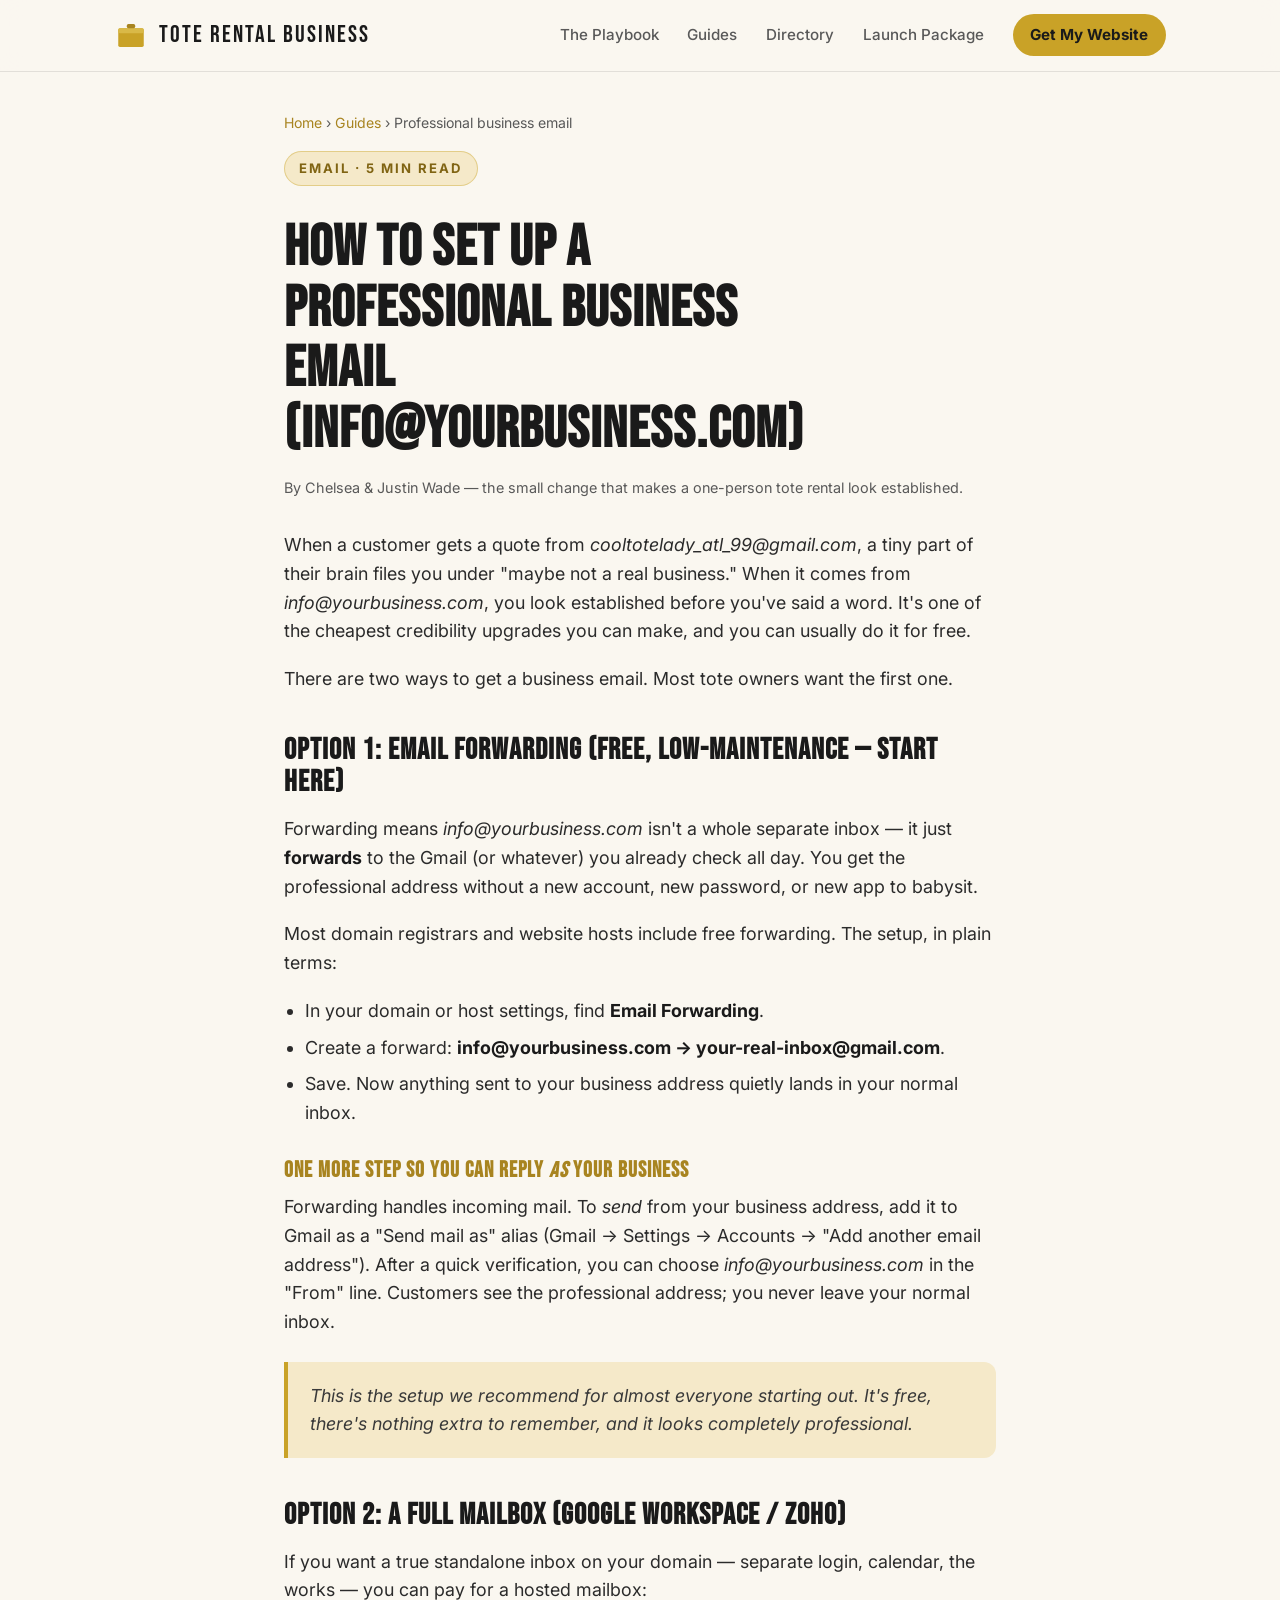
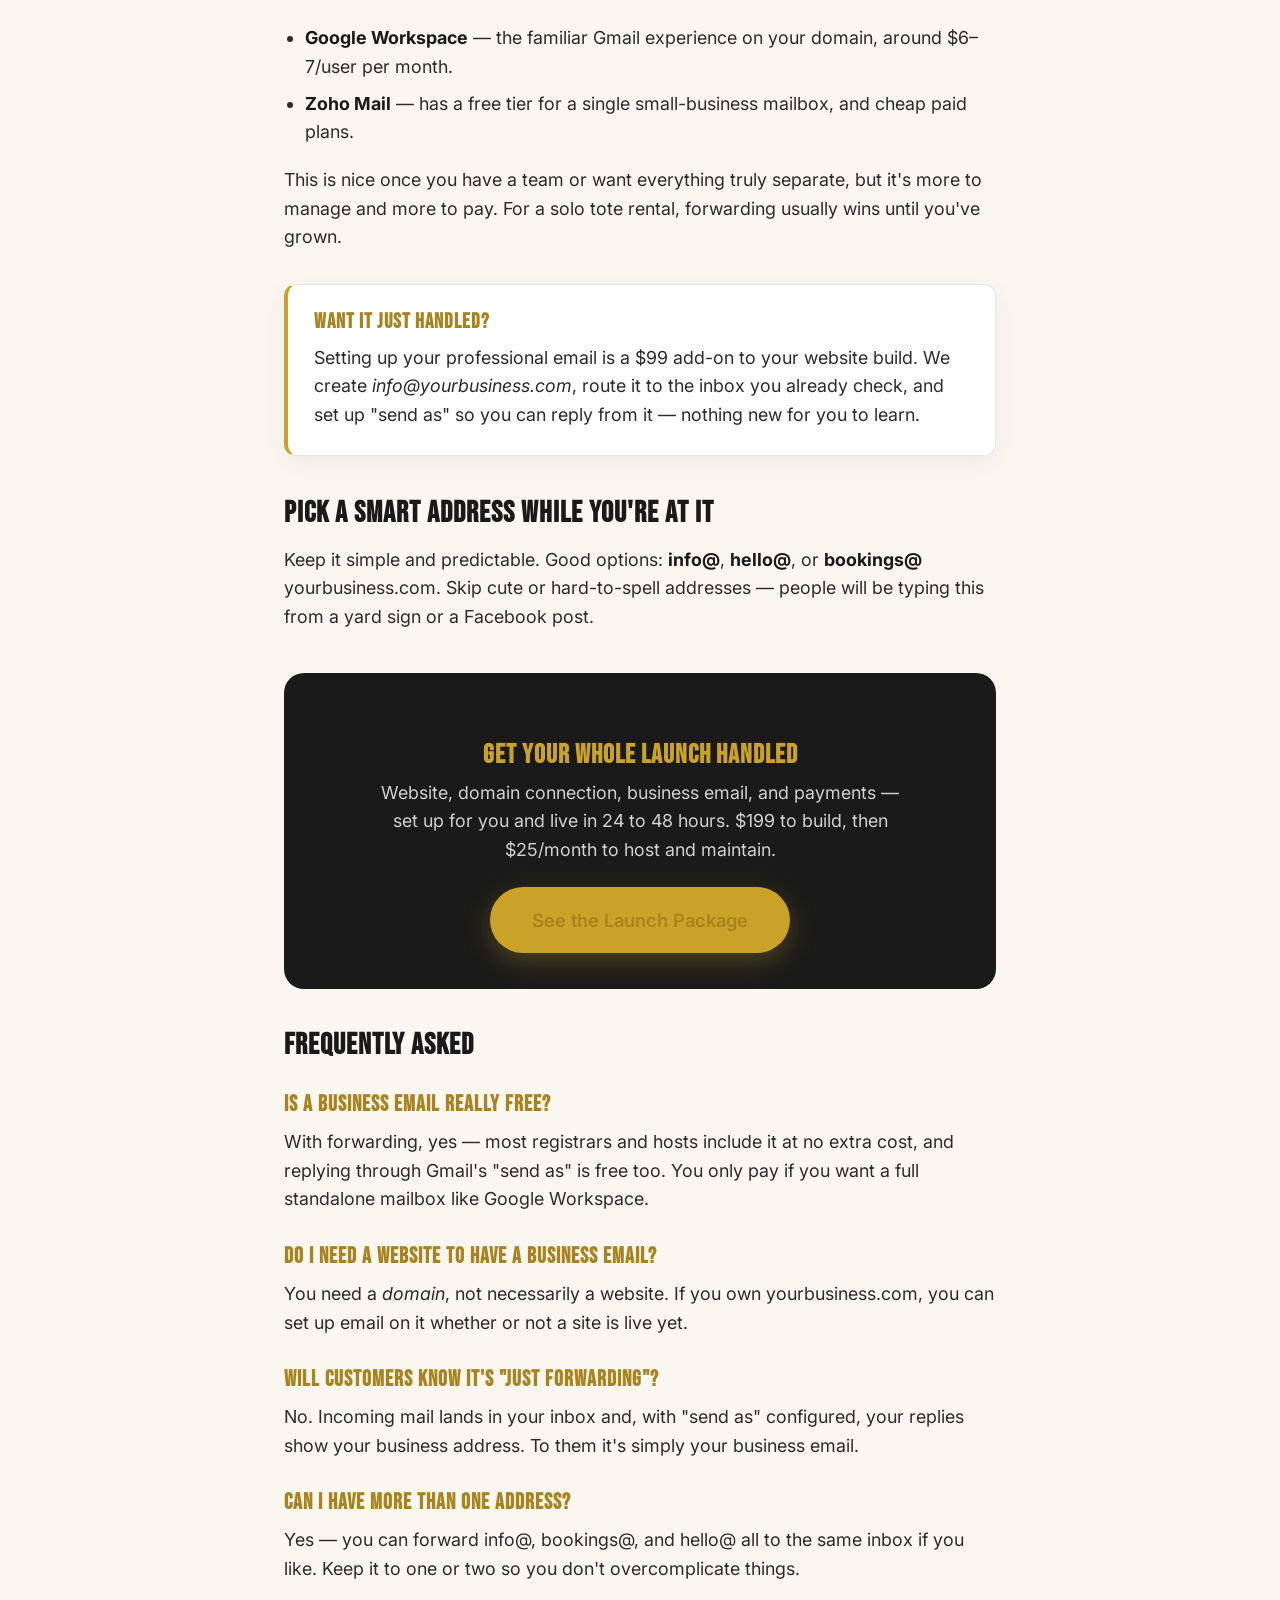
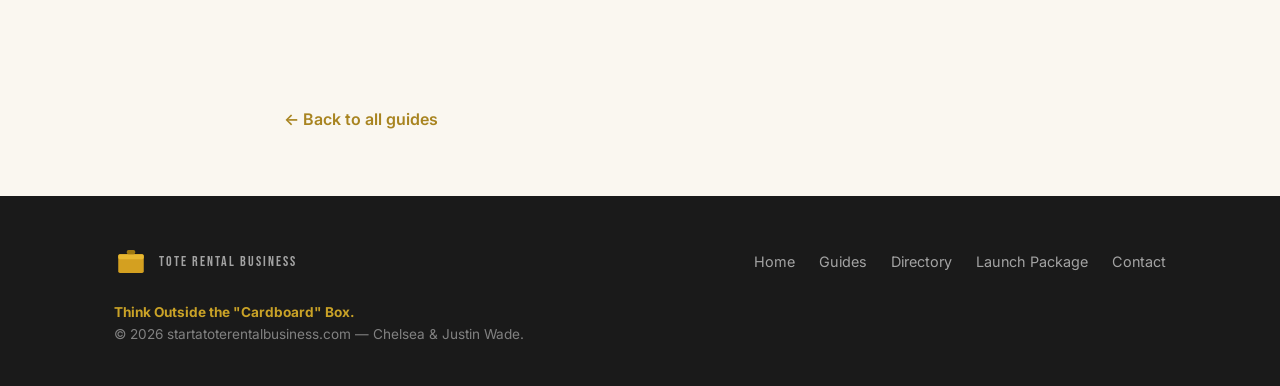
<file: blog/professional-business-email-tote-rental.html>
<!DOCTYPE html>
<html lang="en">
<head>
<meta charset="UTF-8">
<meta name="viewport" content="width=device-width, initial-scale=1.0">
<title>How to Set Up a Professional Business Email (info@yourbusiness.com)</title>
<meta name="description" content="Stop emailing customers from a personal Gmail. Here's how to set up a professional info@yourbusiness.com address for your tote rental business — the free way and the full-mailbox way.">
<meta name="keywords" content="professional business email, info@ email address, business email tote rental, custom domain email, email forwarding business">
<link rel="canonical" href="https://startatoterentalbusiness.com/blog/professional-business-email-tote-rental.html">
<meta property="og:type" content="article">
<meta property="og:title" content="How to Set Up a Professional Business Email (info@yourbusiness.com)">
<meta property="og:description" content="Look legit for free with a business email on your own domain.">
<meta property="og:url" content="https://startatoterentalbusiness.com/blog/professional-business-email-tote-rental.html">
<script type="application/ld+json">
{"@context":"https://schema.org","@type":"Article","headline":"How to Set Up a Professional Business Email (info@yourbusiness.com)","description":"How to set up a professional business email address for your tote rental business — the free way and the full-mailbox way.","author":{"@type":"Organization","name":"Start a Tote Rental Business"},"publisher":{"@type":"Organization","name":"Start a Tote Rental Business","url":"https://startatoterentalbusiness.com"},"mainEntityOfPage":"https://startatoterentalbusiness.com/blog/professional-business-email-tote-rental.html"}
</script>
<script type="application/ld+json">
{"@context":"https://schema.org","@type":"BreadcrumbList","itemListElement":[{"@type":"ListItem","position":1,"name":"Home","item":"https://startatoterentalbusiness.com/"},{"@type":"ListItem","position":2,"name":"Guides","item":"https://startatoterentalbusiness.com/blog/"},{"@type":"ListItem","position":3,"name":"Professional Business Email"}]}
</script>
<link rel="preconnect" href="https://fonts.googleapis.com">
<link rel="preconnect" href="https://fonts.gstatic.com" crossorigin>
<link href="https://fonts.googleapis.com/css2?family=Bebas+Neue&family=Inter:wght@400;500;600;700&display=swap" rel="stylesheet">
<link rel="stylesheet" href="../assets/site.css">
</head>
<body id="top">
<a class="skip-link" href="#main">Skip to content</a>

<nav id="nav">
  <div class="nav-inner">
    <a class="logo" href="/" aria-label="Start a Tote Rental Business home">
      <svg class="logo-mark" viewBox="0 0 40 40" fill="none" aria-hidden="true">
        <rect x="5" y="12" width="30" height="22" rx="2" fill="#C9A227"/>
        <rect x="5" y="12" width="30" height="6" rx="2" fill="#D9B948"/>
        <rect x="15" y="7" width="10" height="5" rx="2" fill="#A88420"/>
      </svg>
      <span>TOTE RENTAL BUSINESS</span>
    </a>
    <div class="nav-links">
      <a href="/#inside">The Playbook</a>
      <a href="/blog/">Guides</a>
      <a href="/directory/">Directory</a>
      <a href="/launch-package.html">Launch Package</a>
      <a class="nav-cta" href="/launch-package.html#get-started">Get My Website</a>
    </div>
  </div>
</nav>

<main id="main">
<div class="wrap-narrow">
  <p class="crumb"><a href="/">Home</a> &rsaquo; <a href="/blog/">Guides</a> &rsaquo; Professional business email</p>

  <article class="article">
    <span class="eyebrow">Email · 5 min read</span>
    <h1>How to Set Up a Professional Business Email (info@yourbusiness.com)</h1>
    <p class="meta">By Chelsea &amp; Justin Wade — the small change that makes a one-person tote rental look established.</p>

    <div class="prose">
      <p>When a customer gets a quote from <em>cooltotelady_atl_99@gmail.com</em>, a tiny part of their brain files you under "maybe not a real business." When it comes from <em>info@yourbusiness.com</em>, you look established before you've said a word. It's one of the cheapest credibility upgrades you can make, and you can usually do it for free.</p>

      <p>There are two ways to get a business email. Most tote owners want the first one.</p>

      <h2>Option 1: Email forwarding (free, low-maintenance — start here)</h2>
      <p>Forwarding means <em>info@yourbusiness.com</em> isn't a whole separate inbox — it just <strong>forwards</strong> to the Gmail (or whatever) you already check all day. You get the professional address without a new account, new password, or new app to babysit.</p>
      <p>Most domain registrars and website hosts include free forwarding. The setup, in plain terms:</p>
      <ul>
        <li>In your domain or host settings, find <strong>Email Forwarding</strong>.</li>
        <li>Create a forward: <strong>info@yourbusiness.com → your-real-inbox@gmail.com</strong>.</li>
        <li>Save. Now anything sent to your business address quietly lands in your normal inbox.</li>
      </ul>
      <h3>One more step so you can reply <em>as</em> your business</h3>
      <p>Forwarding handles incoming mail. To <em>send</em> from your business address, add it to Gmail as a "Send mail as" alias (Gmail → Settings → Accounts → "Add another email address"). After a quick verification, you can choose <em>info@yourbusiness.com</em> in the "From" line. Customers see the professional address; you never leave your normal inbox.</p>

      <blockquote>This is the setup we recommend for almost everyone starting out. It's free, there's nothing extra to remember, and it looks completely professional.</blockquote>

      <h2>Option 2: A full mailbox (Google Workspace / Zoho)</h2>
      <p>If you want a true standalone inbox on your domain — separate login, calendar, the works — you can pay for a hosted mailbox:</p>
      <ul>
        <li><strong>Google Workspace</strong> — the familiar Gmail experience on your domain, around $6–7/user per month.</li>
        <li><strong>Zoho Mail</strong> — has a free tier for a single small-business mailbox, and cheap paid plans.</li>
      </ul>
      <p>This is nice once you have a team or want everything truly separate, but it's more to manage and more to pay. For a solo tote rental, forwarding usually wins until you've grown.</p>

      <div class="callout">
        <h3>Want it just handled?</h3>
        <p>Setting up your professional email is a $99 add-on to your website build. We create <em>info@yourbusiness.com</em>, route it to the inbox you already check, and set up "send as" so you can reply from it — nothing new for you to learn.</p>
      </div>

      <h2>Pick a smart address while you're at it</h2>
      <p>Keep it simple and predictable. Good options: <strong>info@</strong>, <strong>hello@</strong>, or <strong>bookings@</strong> yourbusiness.com. Skip cute or hard-to-spell addresses — people will be typing this from a yard sign or a Facebook post.</p>

      <div class="cta-inline">
        <h3>Get your whole launch handled</h3>
        <p>Website, domain connection, business email, and payments — set up for you and live in 24 to 48 hours. $199 to build, then $25/month to host and maintain.</p>
        <a class="btn btn-big" href="/launch-package.html#get-started">See the Launch Package</a>
      </div>

      <h2>Frequently asked</h2>
      <h3>Is a business email really free?</h3>
      <p>With forwarding, yes — most registrars and hosts include it at no extra cost, and replying through Gmail's "send as" is free too. You only pay if you want a full standalone mailbox like Google Workspace.</p>
      <h3>Do I need a website to have a business email?</h3>
      <p>You need a <em>domain</em>, not necessarily a website. If you own yourbusiness.com, you can set up email on it whether or not a site is live yet.</p>
      <h3>Will customers know it's "just forwarding"?</h3>
      <p>No. Incoming mail lands in your inbox and, with "send as" configured, your replies show your business address. To them it's simply your business email.</p>
      <h3>Can I have more than one address?</h3>
      <p>Yes — you can forward info@, bookings@, and hello@ all to the same inbox if you like. Keep it to one or two so you don't overcomplicate things.</p>
    </div>
  </article>

  <p style="margin:2rem 0 4rem;"><a href="/blog/" style="color:var(--gold-dark);font-weight:600;text-decoration:none;">&larr; Back to all guides</a></p>
</div>
</main>

<footer>
  <div class="wrap">
    <div class="foot-inner">
      <a class="logo" href="/"><svg class="logo-mark" viewBox="0 0 40 40" fill="none" aria-hidden="true"><rect x="5" y="12" width="30" height="22" rx="2" fill="#D4A020"/><rect x="5" y="12" width="30" height="6" rx="2" fill="#E8B830"/><rect x="15" y="7" width="10" height="5" rx="2" fill="#A07A10"/></svg><span>TOTE RENTAL BUSINESS</span></a>
      <div class="foot-links">
        <a href="/">Home</a>
        <a href="/blog/">Guides</a>
        <a href="/directory/">Directory</a>
        <a href="/launch-package.html">Launch Package</a>
        <a href="mailto:justin@cowetatoterentals.com">Contact</a>
      </div>
    </div>
    <p class="copy"><strong style="color:var(--gold);">Think Outside the "Cardboard" Box.</strong><br>&copy; <span id="year">2026</span> startatoterentalbusiness.com — Chelsea &amp; Justin Wade.</p>
  </div>
</footer>

<script>
var nav=document.getElementById('nav');
window.addEventListener('scroll',function(){nav.classList.toggle('scrolled',window.scrollY>20);});
document.getElementById('year').textContent=new Date().getFullYear();
</script>
</body>
</html>
</file>
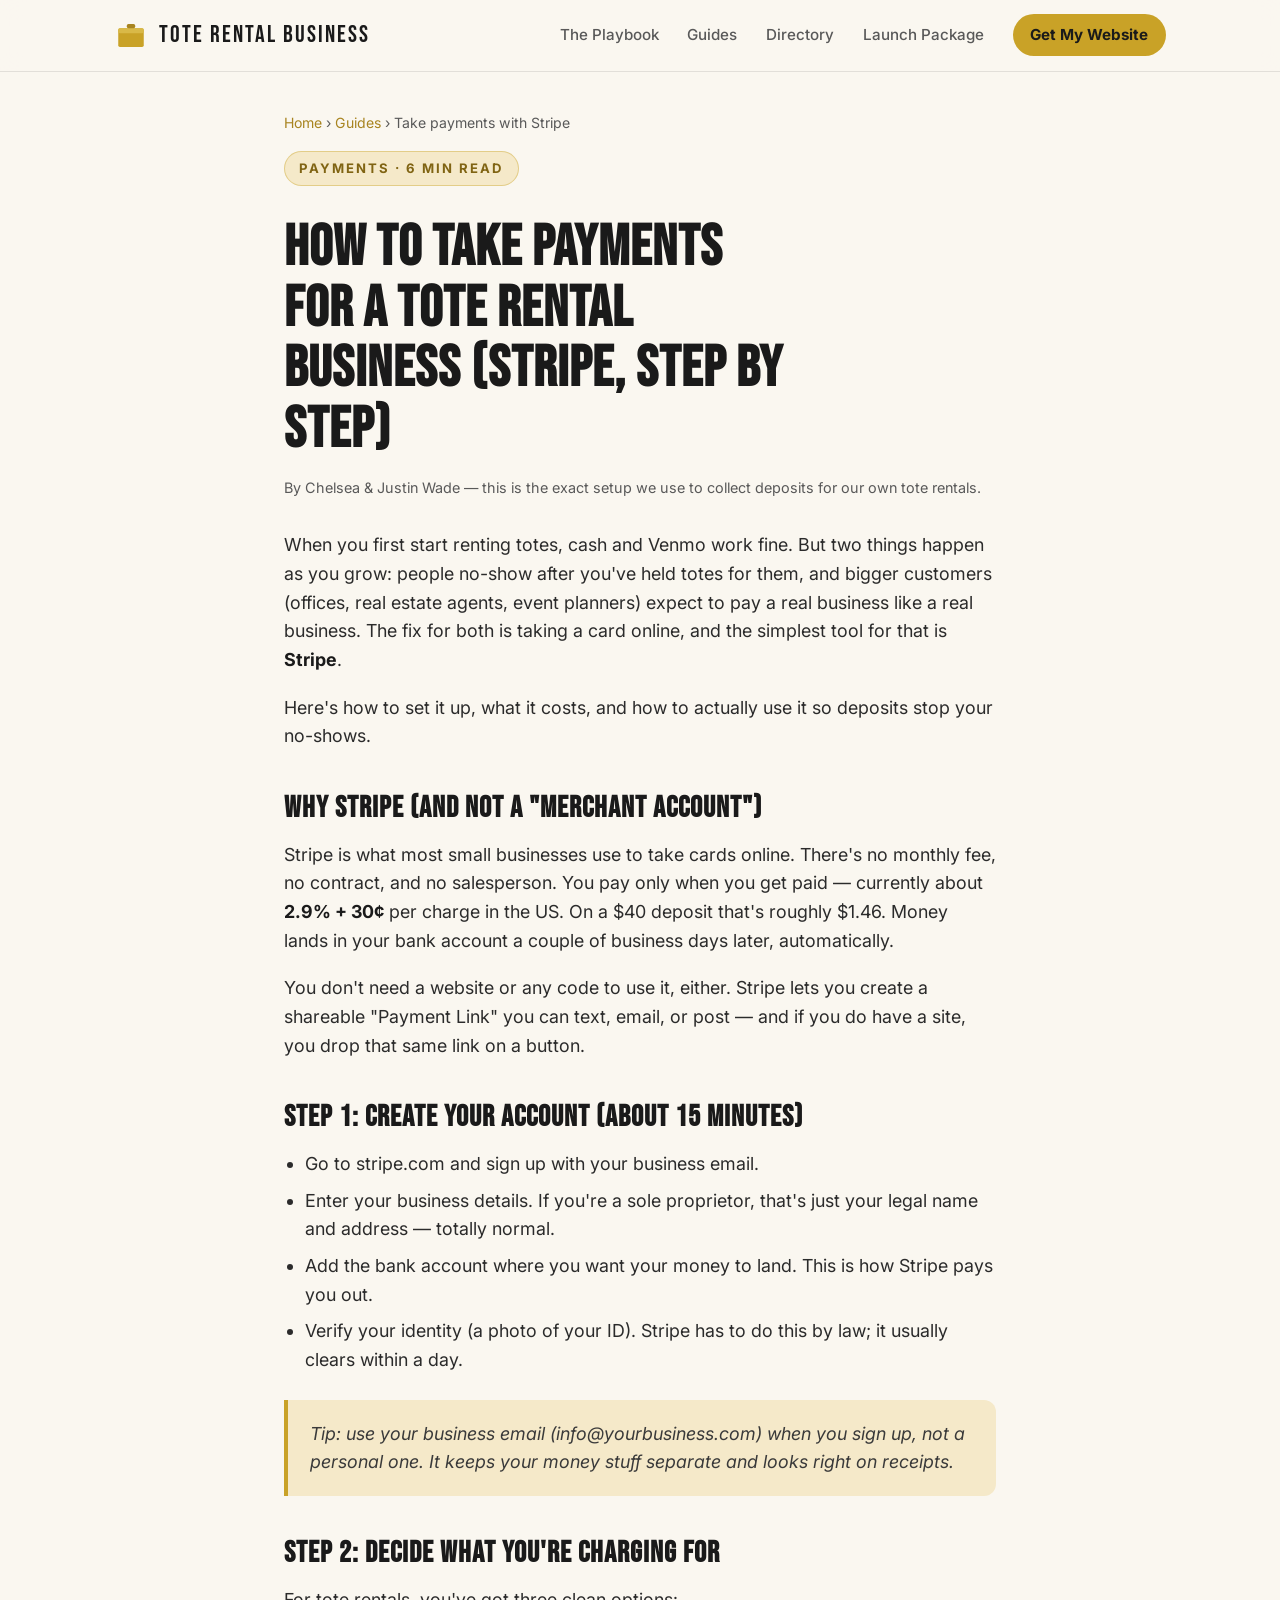
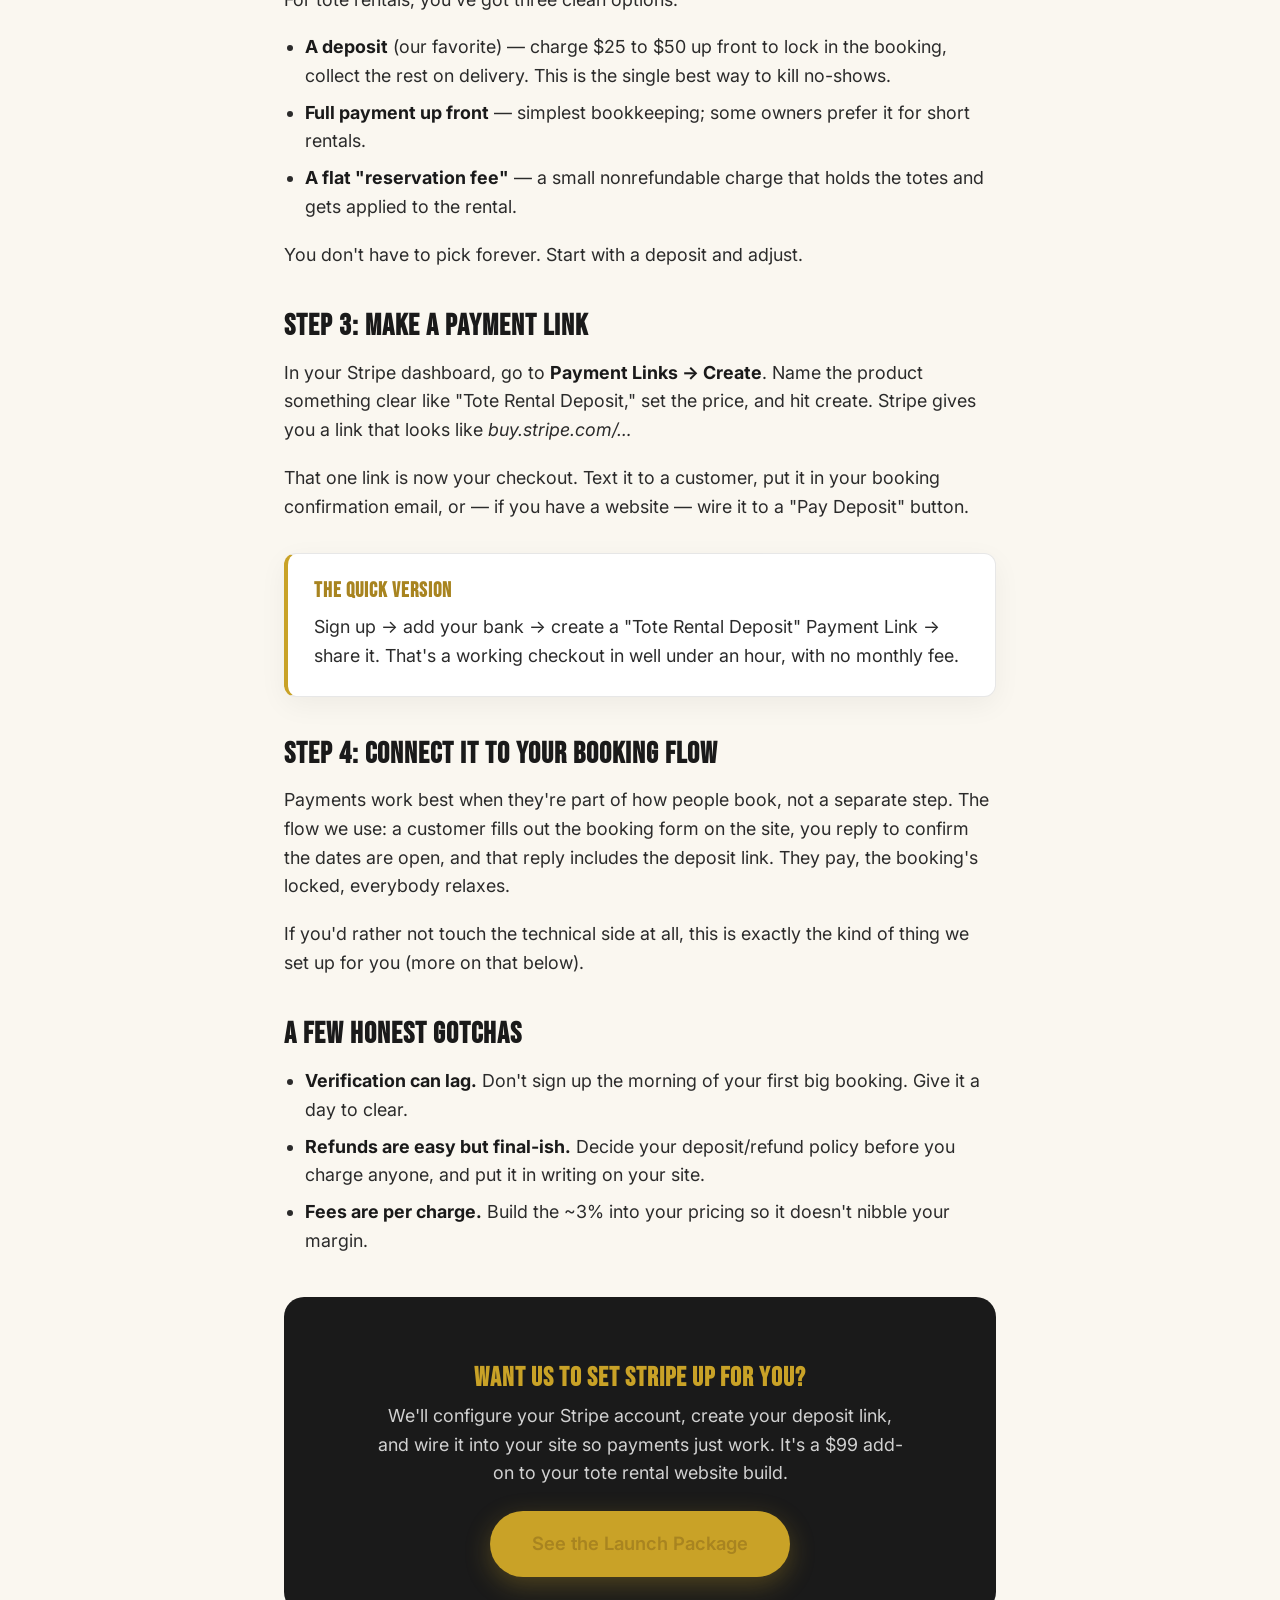
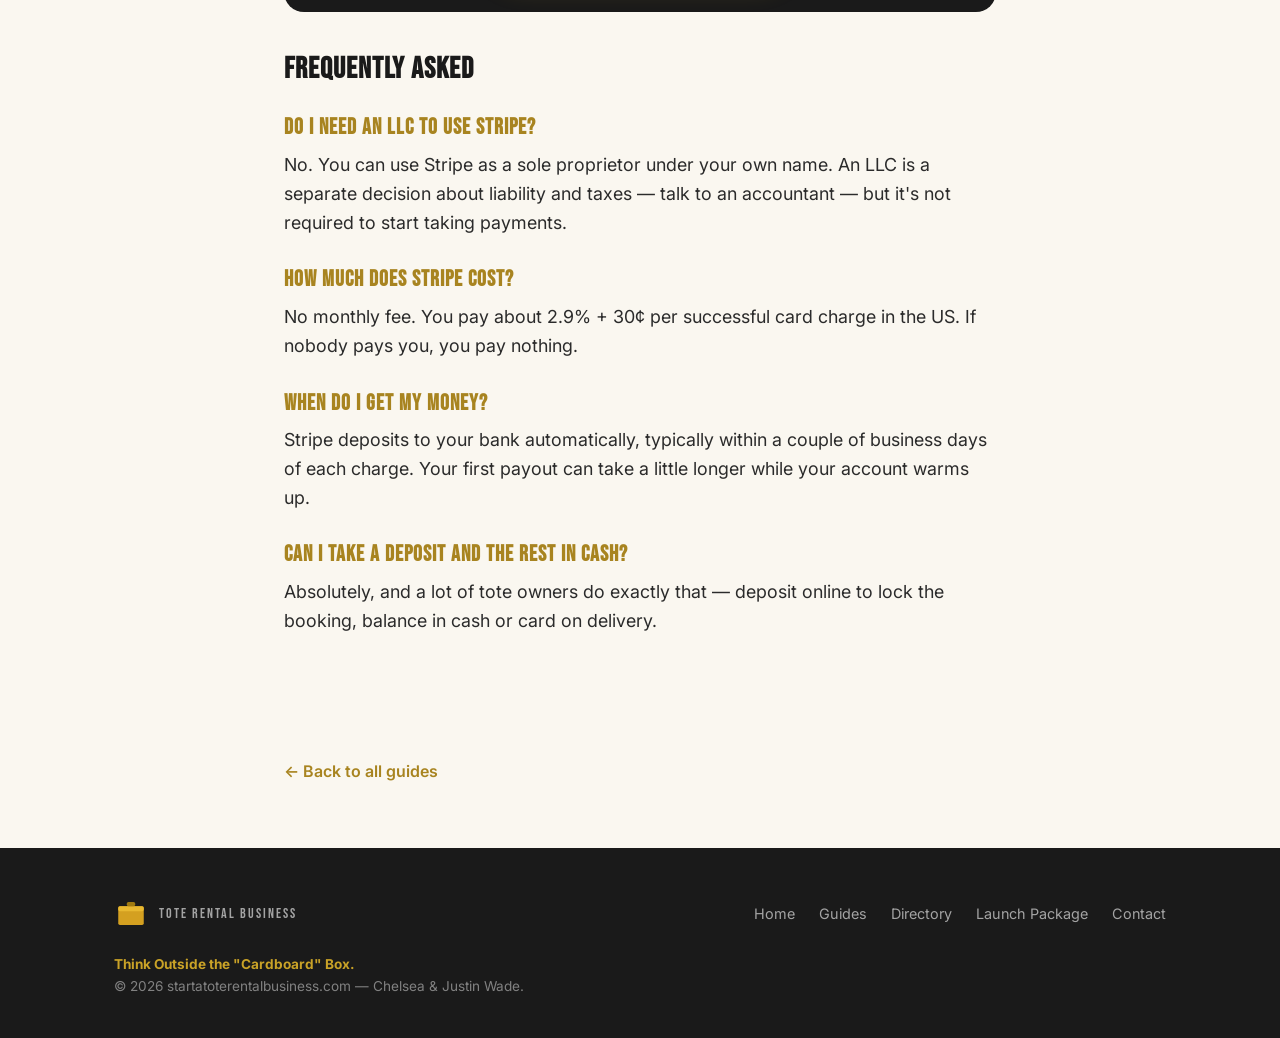
<file: blog/take-payments-stripe-tote-rental.html>
<!DOCTYPE html>
<html lang="en">
<head>
<meta charset="UTF-8">
<meta name="viewport" content="width=device-width, initial-scale=1.0">
<title>How to Take Payments for a Tote Rental Business (Stripe, Step by Step)</title>
<meta name="description" content="A simple, no-jargon guide to taking online payments and deposits for your tote rental business with Stripe — setup, fees, deposits vs. full payment, and how to add it to your site.">
<meta name="keywords" content="tote rental payments, stripe tote rental, take payments tote rental business, tote rental deposit, accept payments tote rental">
<link rel="canonical" href="https://startatoterentalbusiness.com/blog/take-payments-stripe-tote-rental.html">
<meta property="og:type" content="article">
<meta property="og:title" content="How to Take Payments for a Tote Rental Business (Stripe, Step by Step)">
<meta property="og:description" content="Set up online deposits and payments for your tote rental business without a merchant headache.">
<meta property="og:url" content="https://startatoterentalbusiness.com/blog/take-payments-stripe-tote-rental.html">
<script type="application/ld+json">
{"@context":"https://schema.org","@type":"Article","headline":"How to Take Payments for a Tote Rental Business (Stripe, Step by Step)","description":"A simple guide to taking online payments and deposits for your tote rental business with Stripe.","author":{"@type":"Organization","name":"Start a Tote Rental Business"},"publisher":{"@type":"Organization","name":"Start a Tote Rental Business","url":"https://startatoterentalbusiness.com"},"mainEntityOfPage":"https://startatoterentalbusiness.com/blog/take-payments-stripe-tote-rental.html"}
</script>
<script type="application/ld+json">
{"@context":"https://schema.org","@type":"BreadcrumbList","itemListElement":[{"@type":"ListItem","position":1,"name":"Home","item":"https://startatoterentalbusiness.com/"},{"@type":"ListItem","position":2,"name":"Guides","item":"https://startatoterentalbusiness.com/blog/"},{"@type":"ListItem","position":3,"name":"Take Payments with Stripe"}]}
</script>
<link rel="preconnect" href="https://fonts.googleapis.com">
<link rel="preconnect" href="https://fonts.gstatic.com" crossorigin>
<link href="https://fonts.googleapis.com/css2?family=Bebas+Neue&family=Inter:wght@400;500;600;700&display=swap" rel="stylesheet">
<link rel="stylesheet" href="../assets/site.css">
</head>
<body id="top">
<a class="skip-link" href="#main">Skip to content</a>

<nav id="nav">
  <div class="nav-inner">
    <a class="logo" href="/" aria-label="Start a Tote Rental Business home">
      <svg class="logo-mark" viewBox="0 0 40 40" fill="none" aria-hidden="true">
        <rect x="5" y="12" width="30" height="22" rx="2" fill="#C9A227"/>
        <rect x="5" y="12" width="30" height="6" rx="2" fill="#D9B948"/>
        <rect x="15" y="7" width="10" height="5" rx="2" fill="#A88420"/>
      </svg>
      <span>TOTE RENTAL BUSINESS</span>
    </a>
    <div class="nav-links">
      <a href="/#inside">The Playbook</a>
      <a href="/blog/">Guides</a>
      <a href="/directory/">Directory</a>
      <a href="/launch-package.html">Launch Package</a>
      <a class="nav-cta" href="/launch-package.html#get-started">Get My Website</a>
    </div>
  </div>
</nav>

<main id="main">
<div class="wrap-narrow">
  <p class="crumb"><a href="/">Home</a> &rsaquo; <a href="/blog/">Guides</a> &rsaquo; Take payments with Stripe</p>

  <article class="article">
    <span class="eyebrow">Payments · 6 min read</span>
    <h1>How to Take Payments for a Tote Rental Business (Stripe, Step by Step)</h1>
    <p class="meta">By Chelsea &amp; Justin Wade — this is the exact setup we use to collect deposits for our own tote rentals.</p>

    <div class="prose">
      <p>When you first start renting totes, cash and Venmo work fine. But two things happen as you grow: people no-show after you've held totes for them, and bigger customers (offices, real estate agents, event planners) expect to pay a real business like a real business. The fix for both is taking a card online, and the simplest tool for that is <strong>Stripe</strong>.</p>

      <p>Here's how to set it up, what it costs, and how to actually use it so deposits stop your no-shows.</p>

      <h2>Why Stripe (and not a "merchant account")</h2>
      <p>Stripe is what most small businesses use to take cards online. There's no monthly fee, no contract, and no salesperson. You pay only when you get paid — currently about <strong>2.9% + 30¢</strong> per charge in the US. On a $40 deposit that's roughly $1.46. Money lands in your bank account a couple of business days later, automatically.</p>
      <p>You don't need a website or any code to use it, either. Stripe lets you create a shareable "Payment Link" you can text, email, or post — and if you do have a site, you drop that same link on a button.</p>

      <h2>Step 1: Create your account (about 15 minutes)</h2>
      <ul>
        <li>Go to stripe.com and sign up with your business email.</li>
        <li>Enter your business details. If you're a sole proprietor, that's just your legal name and address — totally normal.</li>
        <li>Add the bank account where you want your money to land. This is how Stripe pays you out.</li>
        <li>Verify your identity (a photo of your ID). Stripe has to do this by law; it usually clears within a day.</li>
      </ul>
      <blockquote>Tip: use your business email (info@yourbusiness.com) when you sign up, not a personal one. It keeps your money stuff separate and looks right on receipts.</blockquote>

      <h2>Step 2: Decide what you're charging for</h2>
      <p>For tote rentals, you've got three clean options:</p>
      <ul>
        <li><strong>A deposit</strong> (our favorite) — charge $25 to $50 up front to lock in the booking, collect the rest on delivery. This is the single best way to kill no-shows.</li>
        <li><strong>Full payment up front</strong> — simplest bookkeeping; some owners prefer it for short rentals.</li>
        <li><strong>A flat "reservation fee"</strong> — a small nonrefundable charge that holds the totes and gets applied to the rental.</li>
      </ul>
      <p>You don't have to pick forever. Start with a deposit and adjust.</p>

      <h2>Step 3: Make a Payment Link</h2>
      <p>In your Stripe dashboard, go to <strong>Payment Links → Create</strong>. Name the product something clear like "Tote Rental Deposit," set the price, and hit create. Stripe gives you a link that looks like <em>buy.stripe.com/…</em></p>
      <p>That one link is now your checkout. Text it to a customer, put it in your booking confirmation email, or — if you have a website — wire it to a "Pay Deposit" button.</p>

      <div class="callout">
        <h3>The quick version</h3>
        <p>Sign up → add your bank → create a "Tote Rental Deposit" Payment Link → share it. That's a working checkout in well under an hour, with no monthly fee.</p>
      </div>

      <h2>Step 4: Connect it to your booking flow</h2>
      <p>Payments work best when they're part of how people book, not a separate step. The flow we use: a customer fills out the booking form on the site, you reply to confirm the dates are open, and that reply includes the deposit link. They pay, the booking's locked, everybody relaxes.</p>
      <p>If you'd rather not touch the technical side at all, this is exactly the kind of thing we set up for you (more on that below).</p>

      <h2>A few honest gotchas</h2>
      <ul>
        <li><strong>Verification can lag.</strong> Don't sign up the morning of your first big booking. Give it a day to clear.</li>
        <li><strong>Refunds are easy but final-ish.</strong> Decide your deposit/refund policy before you charge anyone, and put it in writing on your site.</li>
        <li><strong>Fees are per charge.</strong> Build the ~3% into your pricing so it doesn't nibble your margin.</li>
      </ul>

      <div class="cta-inline">
        <h3>Want us to set Stripe up for you?</h3>
        <p>We'll configure your Stripe account, create your deposit link, and wire it into your site so payments just work. It's a $99 add-on to your tote rental website build.</p>
        <a class="btn btn-big" href="/launch-package.html#whats-included">See the Launch Package</a>
      </div>

      <h2>Frequently asked</h2>
      <h3>Do I need an LLC to use Stripe?</h3>
      <p>No. You can use Stripe as a sole proprietor under your own name. An LLC is a separate decision about liability and taxes — talk to an accountant — but it's not required to start taking payments.</p>
      <h3>How much does Stripe cost?</h3>
      <p>No monthly fee. You pay about 2.9% + 30¢ per successful card charge in the US. If nobody pays you, you pay nothing.</p>
      <h3>When do I get my money?</h3>
      <p>Stripe deposits to your bank automatically, typically within a couple of business days of each charge. Your first payout can take a little longer while your account warms up.</p>
      <h3>Can I take a deposit and the rest in cash?</h3>
      <p>Absolutely, and a lot of tote owners do exactly that — deposit online to lock the booking, balance in cash or card on delivery.</p>
    </div>
  </article>

  <p style="margin:2rem 0 4rem;"><a href="/blog/" style="color:var(--gold-dark);font-weight:600;text-decoration:none;">&larr; Back to all guides</a></p>
</div>
</main>

<footer>
  <div class="wrap">
    <div class="foot-inner">
      <a class="logo" href="/"><svg class="logo-mark" viewBox="0 0 40 40" fill="none" aria-hidden="true"><rect x="5" y="12" width="30" height="22" rx="2" fill="#D4A020"/><rect x="5" y="12" width="30" height="6" rx="2" fill="#E8B830"/><rect x="15" y="7" width="10" height="5" rx="2" fill="#A07A10"/></svg><span>TOTE RENTAL BUSINESS</span></a>
      <div class="foot-links">
        <a href="/">Home</a>
        <a href="/blog/">Guides</a>
        <a href="/directory/">Directory</a>
        <a href="/launch-package.html">Launch Package</a>
        <a href="mailto:justin@cowetatoterentals.com">Contact</a>
      </div>
    </div>
    <p class="copy"><strong style="color:var(--gold);">Think Outside the "Cardboard" Box.</strong><br>&copy; <span id="year">2026</span> startatoterentalbusiness.com — Chelsea &amp; Justin Wade.</p>
  </div>
</footer>

<script>
var nav=document.getElementById('nav');
window.addEventListener('scroll',function(){nav.classList.toggle('scrolled',window.scrollY>20);});
document.getElementById('year').textContent=new Date().getFullYear();
</script>
</body>
</html>
</file>
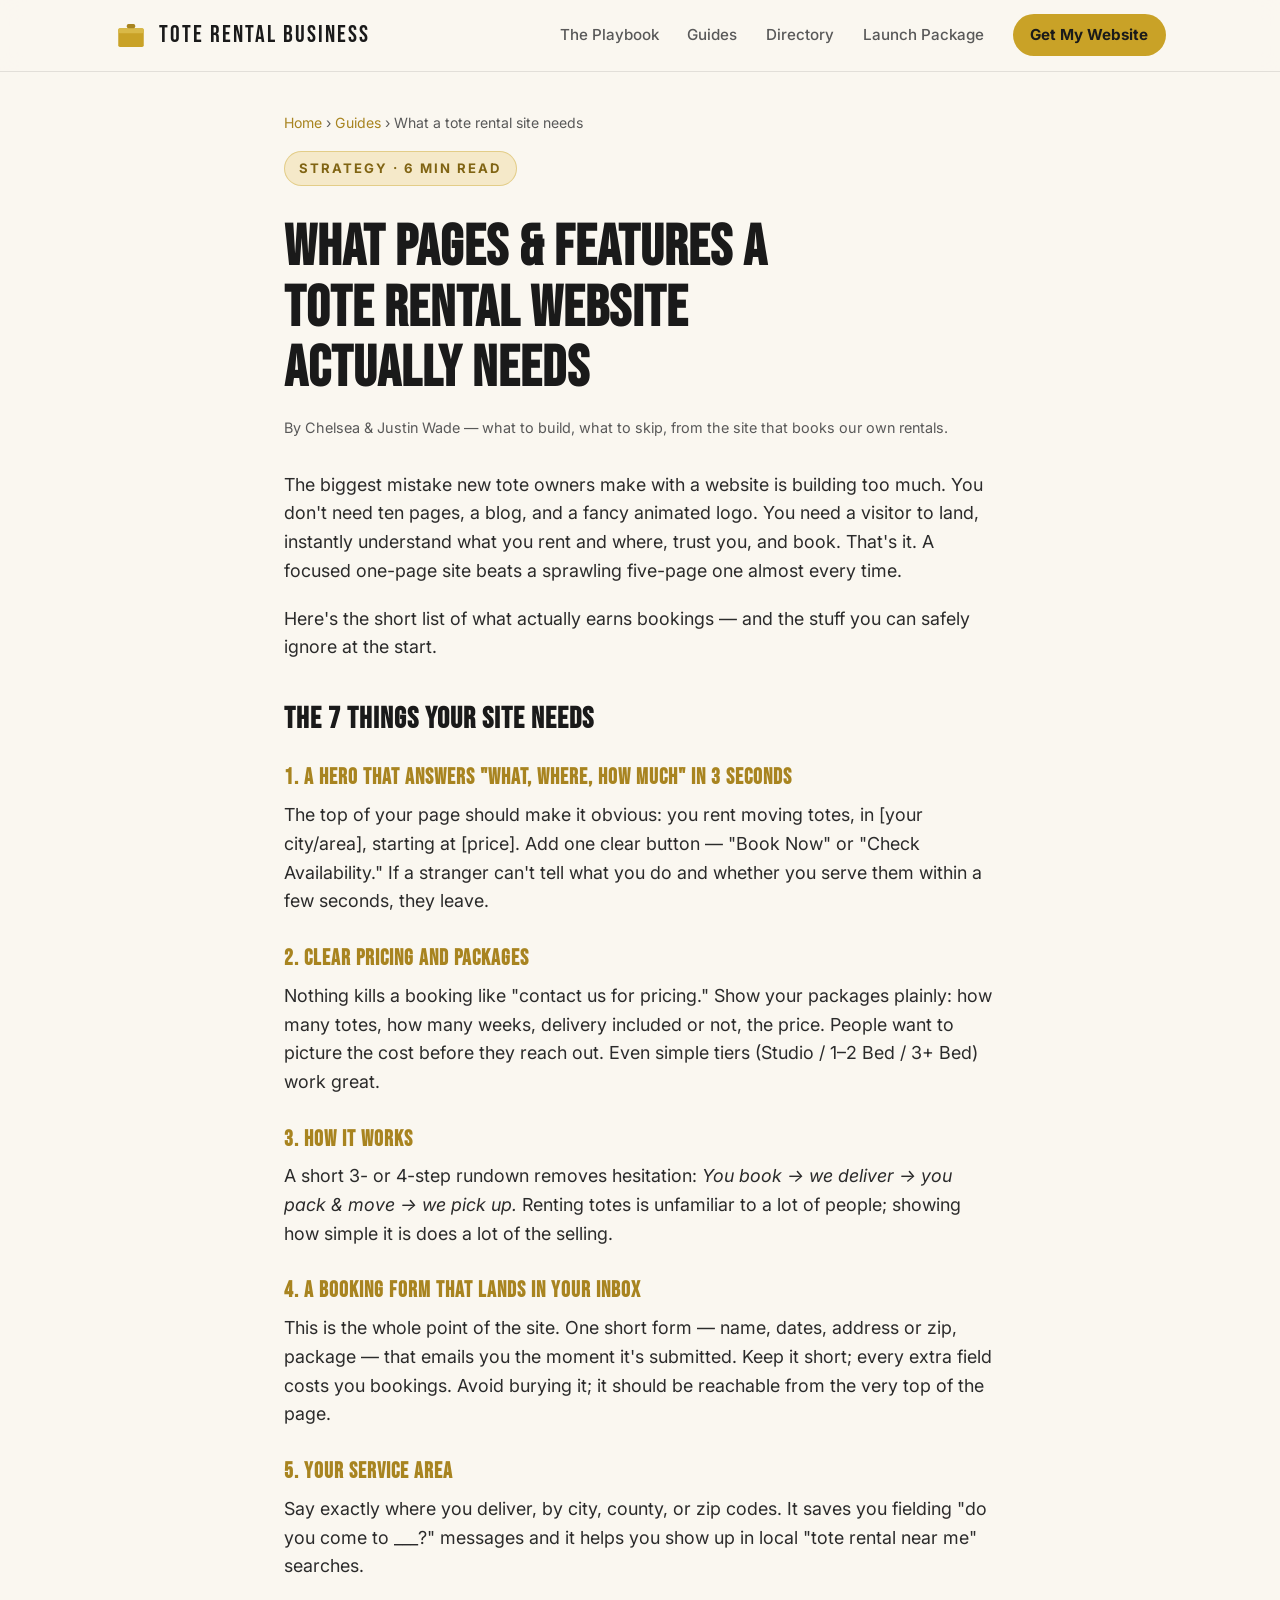
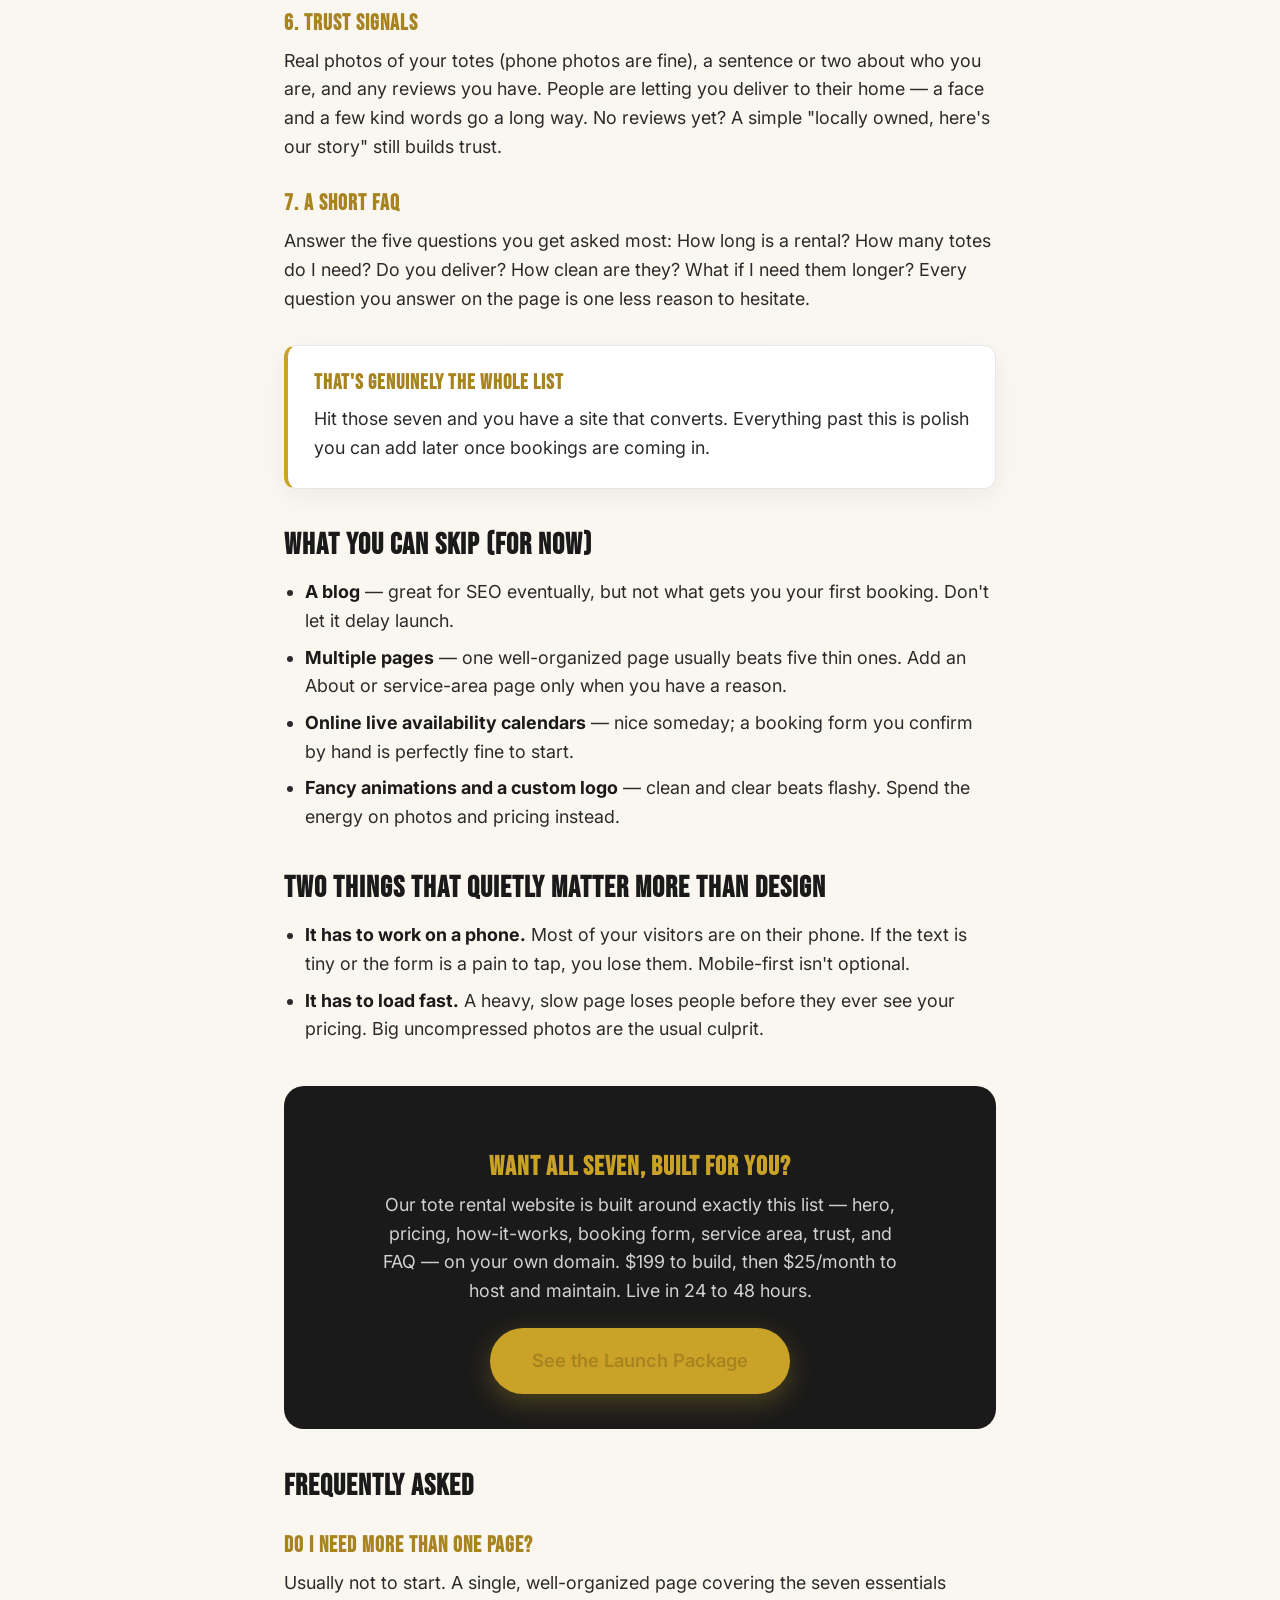
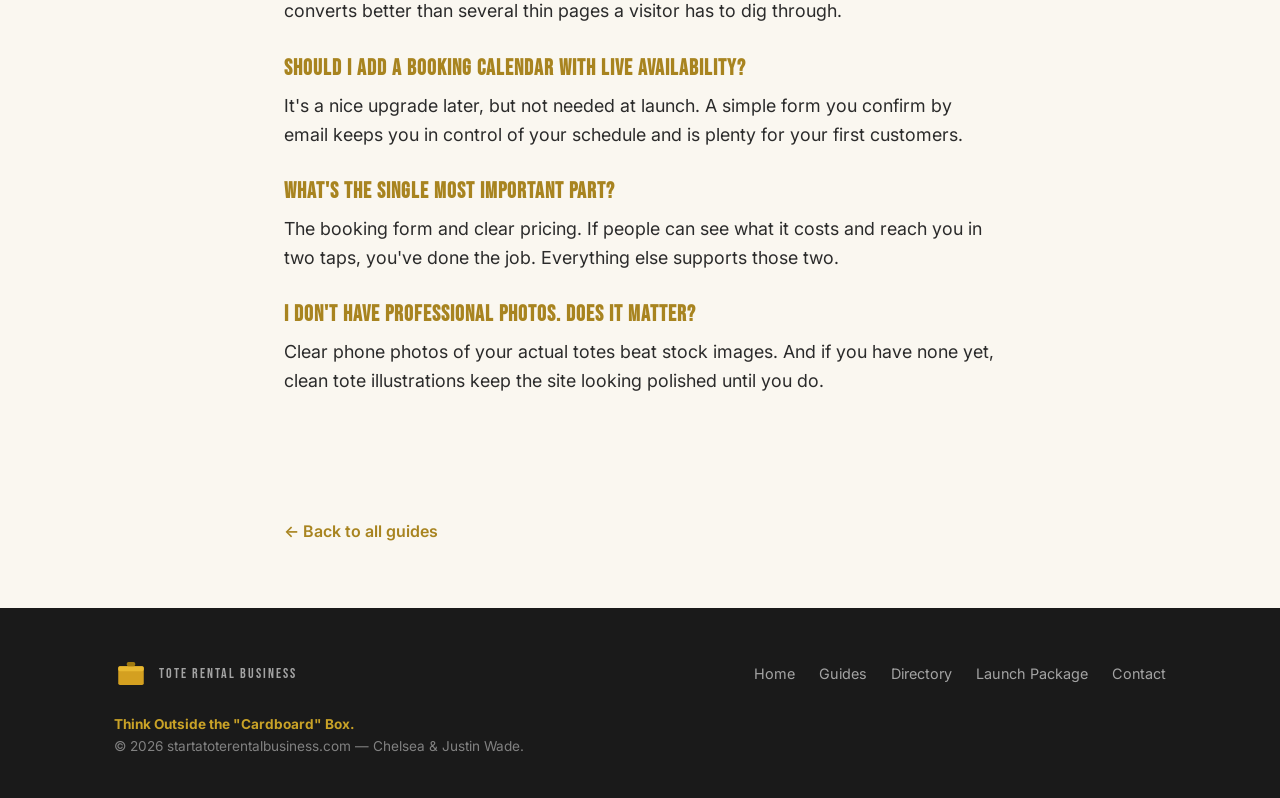
<file: blog/what-a-tote-rental-website-needs.html>
<!DOCTYPE html>
<html lang="en">
<head>
<meta charset="UTF-8">
<meta name="viewport" content="width=device-width, initial-scale=1.0">
<title>What Pages &amp; Features a Tote Rental Website Actually Needs</title>
<meta name="description" content="The short list that turns a visitor into a booking — and what you can safely skip. The pages, sections, and features every tote rental website needs to actually get rentals.">
<meta name="keywords" content="tote rental website pages, what a tote rental website needs, tote rental booking site features, tote rental website design, tote rental landing page">
<link rel="canonical" href="https://startatoterentalbusiness.com/blog/what-a-tote-rental-website-needs.html">
<meta property="og:type" content="article">
<meta property="og:title" content="What Pages &amp; Features a Tote Rental Website Actually Needs">
<meta property="og:description" content="The short list that turns a visitor into a booking — and what to skip.">
<meta property="og:url" content="https://startatoterentalbusiness.com/blog/what-a-tote-rental-website-needs.html">
<script type="application/ld+json">
{"@context":"https://schema.org","@type":"Article","headline":"What Pages & Features a Tote Rental Website Actually Needs","description":"The pages, sections, and features every tote rental website needs to actually get rentals.","author":{"@type":"Organization","name":"Start a Tote Rental Business"},"publisher":{"@type":"Organization","name":"Start a Tote Rental Business","url":"https://startatoterentalbusiness.com"},"mainEntityOfPage":"https://startatoterentalbusiness.com/blog/what-a-tote-rental-website-needs.html"}
</script>
<script type="application/ld+json">
{"@context":"https://schema.org","@type":"BreadcrumbList","itemListElement":[{"@type":"ListItem","position":1,"name":"Home","item":"https://startatoterentalbusiness.com/"},{"@type":"ListItem","position":2,"name":"Guides","item":"https://startatoterentalbusiness.com/blog/"},{"@type":"ListItem","position":3,"name":"What a Tote Rental Website Needs"}]}
</script>
<link rel="preconnect" href="https://fonts.googleapis.com">
<link rel="preconnect" href="https://fonts.gstatic.com" crossorigin>
<link href="https://fonts.googleapis.com/css2?family=Bebas+Neue&family=Inter:wght@400;500;600;700&display=swap" rel="stylesheet">
<link rel="stylesheet" href="../assets/site.css">
</head>
<body id="top">
<a class="skip-link" href="#main">Skip to content</a>

<nav id="nav">
  <div class="nav-inner">
    <a class="logo" href="/" aria-label="Start a Tote Rental Business home">
      <svg class="logo-mark" viewBox="0 0 40 40" fill="none" aria-hidden="true">
        <rect x="5" y="12" width="30" height="22" rx="2" fill="#C9A227"/>
        <rect x="5" y="12" width="30" height="6" rx="2" fill="#D9B948"/>
        <rect x="15" y="7" width="10" height="5" rx="2" fill="#A88420"/>
      </svg>
      <span>TOTE RENTAL BUSINESS</span>
    </a>
    <div class="nav-links">
      <a href="/#inside">The Playbook</a>
      <a href="/blog/">Guides</a>
      <a href="/directory/">Directory</a>
      <a href="/launch-package.html">Launch Package</a>
      <a class="nav-cta" href="/launch-package.html#get-started">Get My Website</a>
    </div>
  </div>
</nav>

<main id="main">
<div class="wrap-narrow">
  <p class="crumb"><a href="/">Home</a> &rsaquo; <a href="/blog/">Guides</a> &rsaquo; What a tote rental site needs</p>

  <article class="article">
    <span class="eyebrow">Strategy · 6 min read</span>
    <h1>What Pages &amp; Features a Tote Rental Website Actually Needs</h1>
    <p class="meta">By Chelsea &amp; Justin Wade — what to build, what to skip, from the site that books our own rentals.</p>

    <div class="prose">
      <p>The biggest mistake new tote owners make with a website is building too much. You don't need ten pages, a blog, and a fancy animated logo. You need a visitor to land, instantly understand what you rent and where, trust you, and book. That's it. A focused one-page site beats a sprawling five-page one almost every time.</p>

      <p>Here's the short list of what actually earns bookings — and the stuff you can safely ignore at the start.</p>

      <h2>The 7 things your site needs</h2>

      <h3>1. A hero that answers "what, where, how much" in 3 seconds</h3>
      <p>The top of your page should make it obvious: you rent moving totes, in [your city/area], starting at [price]. Add one clear button — "Book Now" or "Check Availability." If a stranger can't tell what you do and whether you serve them within a few seconds, they leave.</p>

      <h3>2. Clear pricing and packages</h3>
      <p>Nothing kills a booking like "contact us for pricing." Show your packages plainly: how many totes, how many weeks, delivery included or not, the price. People want to picture the cost before they reach out. Even simple tiers (Studio / 1–2 Bed / 3+ Bed) work great.</p>

      <h3>3. How it works</h3>
      <p>A short 3- or 4-step rundown removes hesitation: <em>You book → we deliver → you pack &amp; move → we pick up.</em> Renting totes is unfamiliar to a lot of people; showing how simple it is does a lot of the selling.</p>

      <h3>4. A booking form that lands in your inbox</h3>
      <p>This is the whole point of the site. One short form — name, dates, address or zip, package — that emails you the moment it's submitted. Keep it short; every extra field costs you bookings. Avoid burying it; it should be reachable from the very top of the page.</p>

      <h3>5. Your service area</h3>
      <p>Say exactly where you deliver, by city, county, or zip codes. It saves you fielding "do you come to ___?" messages and it helps you show up in local "tote rental near me" searches.</p>

      <h3>6. Trust signals</h3>
      <p>Real photos of your totes (phone photos are fine), a sentence or two about who you are, and any reviews you have. People are letting you deliver to their home — a face and a few kind words go a long way. No reviews yet? A simple "locally owned, here's our story" still builds trust.</p>

      <h3>7. A short FAQ</h3>
      <p>Answer the five questions you get asked most: How long is a rental? How many totes do I need? Do you deliver? How clean are they? What if I need them longer? Every question you answer on the page is one less reason to hesitate.</p>

      <div class="callout">
        <h3>That's genuinely the whole list</h3>
        <p>Hit those seven and you have a site that converts. Everything past this is polish you can add later once bookings are coming in.</p>
      </div>

      <h2>What you can skip (for now)</h2>
      <ul>
        <li><strong>A blog</strong> — great for SEO eventually, but not what gets you your first booking. Don't let it delay launch.</li>
        <li><strong>Multiple pages</strong> — one well-organized page usually beats five thin ones. Add an About or service-area page only when you have a reason.</li>
        <li><strong>Online live availability calendars</strong> — nice someday; a booking form you confirm by hand is perfectly fine to start.</li>
        <li><strong>Fancy animations and a custom logo</strong> — clean and clear beats flashy. Spend the energy on photos and pricing instead.</li>
      </ul>

      <h2>Two things that quietly matter more than design</h2>
      <ul>
        <li><strong>It has to work on a phone.</strong> Most of your visitors are on their phone. If the text is tiny or the form is a pain to tap, you lose them. Mobile-first isn't optional.</li>
        <li><strong>It has to load fast.</strong> A heavy, slow page loses people before they ever see your pricing. Big uncompressed photos are the usual culprit.</li>
      </ul>

      <div class="cta-inline">
        <h3>Want all seven, built for you?</h3>
        <p>Our tote rental website is built around exactly this list — hero, pricing, how-it-works, booking form, service area, trust, and FAQ — on your own domain. $199 to build, then $25/month to host and maintain. Live in 24 to 48 hours.</p>
        <a class="btn btn-big" href="/launch-package.html#get-started">See the Launch Package</a>
      </div>

      <h2>Frequently asked</h2>
      <h3>Do I need more than one page?</h3>
      <p>Usually not to start. A single, well-organized page covering the seven essentials converts better than several thin pages a visitor has to dig through.</p>
      <h3>Should I add a booking calendar with live availability?</h3>
      <p>It's a nice upgrade later, but not needed at launch. A simple form you confirm by email keeps you in control of your schedule and is plenty for your first customers.</p>
      <h3>What's the single most important part?</h3>
      <p>The booking form and clear pricing. If people can see what it costs and reach you in two taps, you've done the job. Everything else supports those two.</p>
      <h3>I don't have professional photos. Does it matter?</h3>
      <p>Clear phone photos of your actual totes beat stock images. And if you have none yet, clean tote illustrations keep the site looking polished until you do.</p>
    </div>
  </article>

  <p style="margin:2rem 0 4rem;"><a href="/blog/" style="color:var(--gold-dark);font-weight:600;text-decoration:none;">&larr; Back to all guides</a></p>
</div>
</main>

<footer>
  <div class="wrap">
    <div class="foot-inner">
      <a class="logo" href="/"><svg class="logo-mark" viewBox="0 0 40 40" fill="none" aria-hidden="true"><rect x="5" y="12" width="30" height="22" rx="2" fill="#D4A020"/><rect x="5" y="12" width="30" height="6" rx="2" fill="#E8B830"/><rect x="15" y="7" width="10" height="5" rx="2" fill="#A07A10"/></svg><span>TOTE RENTAL BUSINESS</span></a>
      <div class="foot-links">
        <a href="/">Home</a>
        <a href="/blog/">Guides</a>
        <a href="/directory/">Directory</a>
        <a href="/launch-package.html">Launch Package</a>
        <a href="mailto:justin@cowetatoterentals.com">Contact</a>
      </div>
    </div>
    <p class="copy"><strong style="color:var(--gold);">Think Outside the "Cardboard" Box.</strong><br>&copy; <span id="year">2026</span> startatoterentalbusiness.com — Chelsea &amp; Justin Wade.</p>
  </div>
</footer>

<script>
var nav=document.getElementById('nav');
window.addEventListener('scroll',function(){nav.classList.toggle('scrolled',window.scrollY>20);});
document.getElementById('year').textContent=new Date().getFullYear();
</script>
</body>
</html>
</file>
<file: assets/site.css>
/* ════════════════════════════════════════════════════════════
   Start a Tote Rental Business — shared site styles
   Used by launch-package.html and /blog/ pages.
   (index.html keeps its own inline styles — leave it as-is.)
   ════════════════════════════════════════════════════════════ */
:root{
  --cream:#FAF7F0;
  --light-gold:#F5E9C9;
  --gold:#C9A227;
  --gold-dark:#A88420;
  --gold-text:#806413;
  --black:#1A1A1A;
  --gray:#595959;
  --white:#FFFFFF;
  --line:rgba(26,26,26,0.10);
  --radius:12px;
  --radius-lg:20px;
}
*{margin:0;padding:0;box-sizing:border-box;}
:focus-visible{outline:3px solid var(--gold);outline-offset:3px;border-radius:4px;}
.skip-link{position:absolute;top:-100px;left:0;background:var(--gold);color:var(--white);padding:1rem 1.5rem;z-index:9999;text-decoration:none;font-weight:700;border-radius:0 0 8px 0;}
.skip-link:focus{top:0;}
html{scroll-behavior:smooth;}
body{font-family:'Inter',sans-serif;color:var(--black);background:var(--cream);line-height:1.6;overflow-x:hidden;}
h1,h2,h3{font-family:'Bebas Neue',sans-serif;line-height:1.05;letter-spacing:1px;text-transform:uppercase;color:var(--black);}
a{color:inherit;}
.wrap{max-width:1100px;margin:0 auto;padding:0 1.5rem;}
.wrap-narrow{max-width:760px;margin:0 auto;padding:0 1.5rem;}
.gold{color:var(--gold-dark);}

/* ── NAV ── */
nav{position:fixed;top:0;width:100%;z-index:100;background:rgba(250,247,240,0.9);backdrop-filter:blur(12px);-webkit-backdrop-filter:blur(12px);border-bottom:1px solid var(--line);transition:box-shadow .3s;}
nav.scrolled{box-shadow:0 2px 30px rgba(26,26,26,0.08);}
.nav-inner{max-width:1100px;margin:0 auto;padding:.9rem 1.5rem;display:flex;align-items:center;justify-content:space-between;gap:1rem;}
.logo{font-family:'Bebas Neue',sans-serif;font-size:1.5rem;color:var(--black);text-decoration:none;display:flex;align-items:center;gap:.7rem;letter-spacing:2px;}
.logo-mark{width:34px;height:34px;flex:none;}
.nav-links{display:flex;align-items:center;gap:1.8rem;}
.nav-links a{text-decoration:none;color:var(--gray);font-size:.95rem;font-weight:500;transition:color .2s;}
.nav-links a:hover{color:var(--gold-dark);}
.nav-cta{background:var(--gold);color:var(--black)!important;padding:.55rem 1.1rem;border-radius:999px;font-weight:700!important;}
.nav-cta:hover{background:var(--gold-dark);}
@media(max-width:760px){.nav-links a:not(.nav-cta){display:none;}}

/* ── BUTTONS ── */
.btn{display:inline-flex;align-items:center;gap:.6rem;background:var(--gold);color:var(--black);padding:1rem 2rem;border-radius:999px;font-weight:700;font-size:1.05rem;text-decoration:none;border:none;cursor:pointer;transition:transform .15s,background .2s,box-shadow .2s;box-shadow:0 8px 26px rgba(201,162,39,0.3);}
.btn:hover{background:var(--gold-dark);color:var(--black);transform:translateY(-2px);box-shadow:0 12px 34px rgba(201,162,39,0.4);}
.btn-ghost{background:transparent;color:var(--black);border:1.5px solid var(--line);box-shadow:none;}
.btn-ghost:hover{background:rgba(26,26,26,0.04);border-color:var(--gold);color:var(--gold-dark);}
.btn-big{padding:1.15rem 2.6rem;font-size:1.15rem;}

/* ── HERO ── */
header.hero{padding:9rem 0 4.5rem;background:radial-gradient(1100px 560px at 75% -10%,var(--light-gold),transparent 60%),var(--cream);position:relative;overflow:hidden;}
.eyebrow{display:inline-block;font-weight:700;font-size:.82rem;letter-spacing:2px;text-transform:uppercase;color:var(--gold-text);background:var(--light-gold);border:1px solid rgba(201,162,39,0.4);padding:.4rem .9rem;border-radius:999px;margin-bottom:1.4rem;}
.hero h1{font-size:clamp(2.6rem,6.5vw,4.6rem);max-width:18ch;margin-bottom:1.2rem;}
.hero p.sub{font-size:1.2rem;color:var(--gray);max-width:52ch;margin-bottom:2rem;}
.hero-cta{display:flex;flex-wrap:wrap;gap:1rem;align-items:center;}
.hero-note{font-size:.9rem;color:var(--gray);margin-top:1.1rem;}
.hero-note strong{color:var(--black);}

/* ── SECTIONS ── */
section{padding:4.5rem 0;}
.sec-eyebrow{color:var(--gold-text);font-weight:700;letter-spacing:2px;text-transform:uppercase;font-size:.85rem;margin-bottom:.8rem;}
h2.sec-title{font-size:clamp(2rem,5vw,3.2rem);margin-bottom:1.2rem;max-width:20ch;}
.lead{font-size:1.15rem;color:var(--gray);max-width:62ch;}
.white{background:var(--white);}
.cream{background:var(--cream);}

/* ── CHECK LISTS ── */
.ck{list-style:none;display:flex;flex-direction:column;gap:.85rem;}
.ck li{position:relative;padding-left:1.9rem;color:var(--black);}
.ck li::before{content:"";position:absolute;left:0;top:.45em;width:1.1rem;height:1.1rem;border-radius:50%;background:var(--gold);}
.ck li::after{content:"";position:absolute;left:.34rem;top:.62em;width:.42rem;height:.22rem;border-left:2px solid #fff;border-bottom:2px solid #fff;transform:rotate(-45deg);}

/* ── PRICING TIERS ── */
.tiers{display:grid;grid-template-columns:repeat(2,1fr);gap:1.4rem;margin-top:2.5rem;align-items:start;}
@media(max-width:760px){.tiers{grid-template-columns:1fr;}}
.tier{background:var(--white);border:1px solid var(--line);border-radius:var(--radius-lg);padding:2.2rem 2rem;box-shadow:0 8px 28px rgba(26,26,26,0.05);position:relative;}
.tier.featured{border:2px solid var(--gold);box-shadow:0 24px 60px rgba(201,162,39,0.18);}
.tier .tag{position:absolute;top:-.8rem;left:2rem;background:var(--gold);color:var(--black);font-size:.72rem;font-weight:700;letter-spacing:1px;text-transform:uppercase;padding:.3rem .8rem;border-radius:999px;}
.tier h3{font-size:1.6rem;color:var(--gold-dark);margin-bottom:.4rem;}
.tier .price{font-family:'Bebas Neue',sans-serif;font-size:3.4rem;color:var(--black);line-height:1;}
.tier .price small{font-size:1rem;color:var(--gray);font-family:'Inter',sans-serif;font-weight:500;}
.tier .ck{margin:1.4rem 0 1.8rem;}
.tier .btn{width:100%;justify-content:center;}

/* ── STEPS ── */
.steps{display:grid;grid-template-columns:repeat(4,1fr);gap:1.2rem;margin-top:2.5rem;counter-reset:step;}
@media(max-width:760px){.steps{grid-template-columns:1fr;}}
.step{background:var(--white);border:1px solid var(--line);border-radius:var(--radius);padding:1.6rem;box-shadow:0 8px 28px rgba(26,26,26,0.05);}
.step .n{font-family:'Bebas Neue',sans-serif;font-size:2.2rem;color:var(--gold);line-height:1;}
.step h3{font-size:1.2rem;margin:.4rem 0 .5rem;}
.step p{color:var(--gray);font-size:.96rem;}

/* ── OFFER CTA BAND ── */
.offer{background:radial-gradient(900px 500px at 50% 0%,var(--light-gold),transparent 65%),var(--cream);text-align:center;}

/* ── FAQ ── */
.faq-item{border-bottom:1px solid var(--line);}
.faq-q{width:100%;text-align:left;background:none;border:none;color:var(--black);font-family:'Inter',sans-serif;font-size:1.15rem;font-weight:600;padding:1.3rem 2.5rem 1.3rem 0;cursor:pointer;position:relative;}
.faq-q::after{content:"+";position:absolute;right:.4rem;top:50%;transform:translateY(-50%);color:var(--gold-dark);font-size:1.6rem;transition:transform .2s;}
.faq-item.open .faq-q::after{transform:translateY(-50%) rotate(45deg);}
.faq-a{max-height:0;overflow:hidden;transition:max-height .3s ease;color:var(--gray);}
.faq-a p{padding:0 0 1.3rem;max-width:65ch;}

/* ── BREADCRUMB ── */
.crumb{font-size:.88rem;color:var(--gray);padding-top:7rem;}
.crumb a{color:var(--gold-dark);text-decoration:none;}
.crumb a:hover{text-decoration:underline;}

/* ── BLOG HUB GRID ── */
.blog-grid{display:grid;grid-template-columns:repeat(2,1fr);gap:1.4rem;margin-top:2.5rem;}
@media(max-width:760px){.blog-grid{grid-template-columns:1fr;}}
.post-card{display:block;background:var(--white);border:1px solid var(--line);border-radius:var(--radius-lg);padding:1.8rem;box-shadow:0 8px 28px rgba(26,26,26,0.05);text-decoration:none;transition:transform .15s,box-shadow .2s,border-color .2s;}
.post-card:hover{transform:translateY(-3px);box-shadow:0 18px 44px rgba(26,26,26,0.10);border-color:var(--gold);}
.post-card .kicker{font-size:.78rem;font-weight:700;letter-spacing:1.5px;text-transform:uppercase;color:var(--gold-text);}
.post-card h3{font-size:1.45rem;color:var(--black);margin:.5rem 0 .6rem;line-height:1.1;}
.post-card p{color:var(--gray);font-size:.97rem;}

/* ── ARTICLE PROSE ── */
.article{padding:1rem 0 4.5rem;}
.article h1{font-size:clamp(2.2rem,5.5vw,3.6rem);max-width:22ch;margin:.6rem 0 1rem;}
.article .meta{font-size:.9rem;color:var(--gray);margin-bottom:2rem;}
.prose{font-size:1.12rem;color:#2b2b2b;}
.prose > *{max-width:68ch;}
.prose h2{font-size:1.9rem;margin:2.6rem 0 1rem;color:var(--black);}
.prose h3{font-size:1.35rem;margin:2rem 0 .7rem;color:var(--gold-dark);}
.prose p{margin-bottom:1.2rem;}
.prose ul,.prose ol{margin:0 0 1.2rem 1.3rem;}
.prose li{margin-bottom:.5rem;}
.prose a{color:var(--gold-dark);font-weight:600;}
.prose strong{color:var(--black);}
.prose blockquote{border-left:4px solid var(--gold);background:var(--light-gold);padding:1.2rem 1.4rem;border-radius:0 var(--radius) var(--radius) 0;margin:1.6rem 0;font-style:italic;color:#3a3a3a;}
.callout{background:var(--white);border:1px solid var(--line);border-left:4px solid var(--gold);border-radius:var(--radius);padding:1.6rem;margin:2rem 0;box-shadow:0 8px 28px rgba(26,26,26,0.05);}
.callout h3{margin-top:0;color:var(--gold-dark);font-size:1.3rem;}
.callout p:last-child{margin-bottom:0;}
.cta-inline{background:var(--black);color:#fff;border-radius:var(--radius-lg);padding:2.2rem;margin:2.6rem 0;text-align:center;}
.cta-inline h3{color:var(--gold);font-size:1.7rem;margin-bottom:.6rem;}
.cta-inline p{color:rgba(255,255,255,0.8);max-width:48ch;margin:0 auto 1.4rem;}

/* ── FOOTER ── */
footer{background:var(--black);padding:3rem 0 2.5rem;}
.foot-inner{display:flex;flex-wrap:wrap;justify-content:space-between;gap:1.5rem;align-items:center;}
footer .logo{color:var(--gold);}
.foot-inner a{color:rgba(255,255,255,0.6);text-decoration:none;font-size:.9rem;}
.foot-inner a:hover{color:var(--gold);}
.foot-links{display:flex;gap:1.5rem;flex-wrap:wrap;}
.copy{color:rgba(255,255,255,0.45);font-size:.85rem;margin-top:1.5rem;}
</file>
